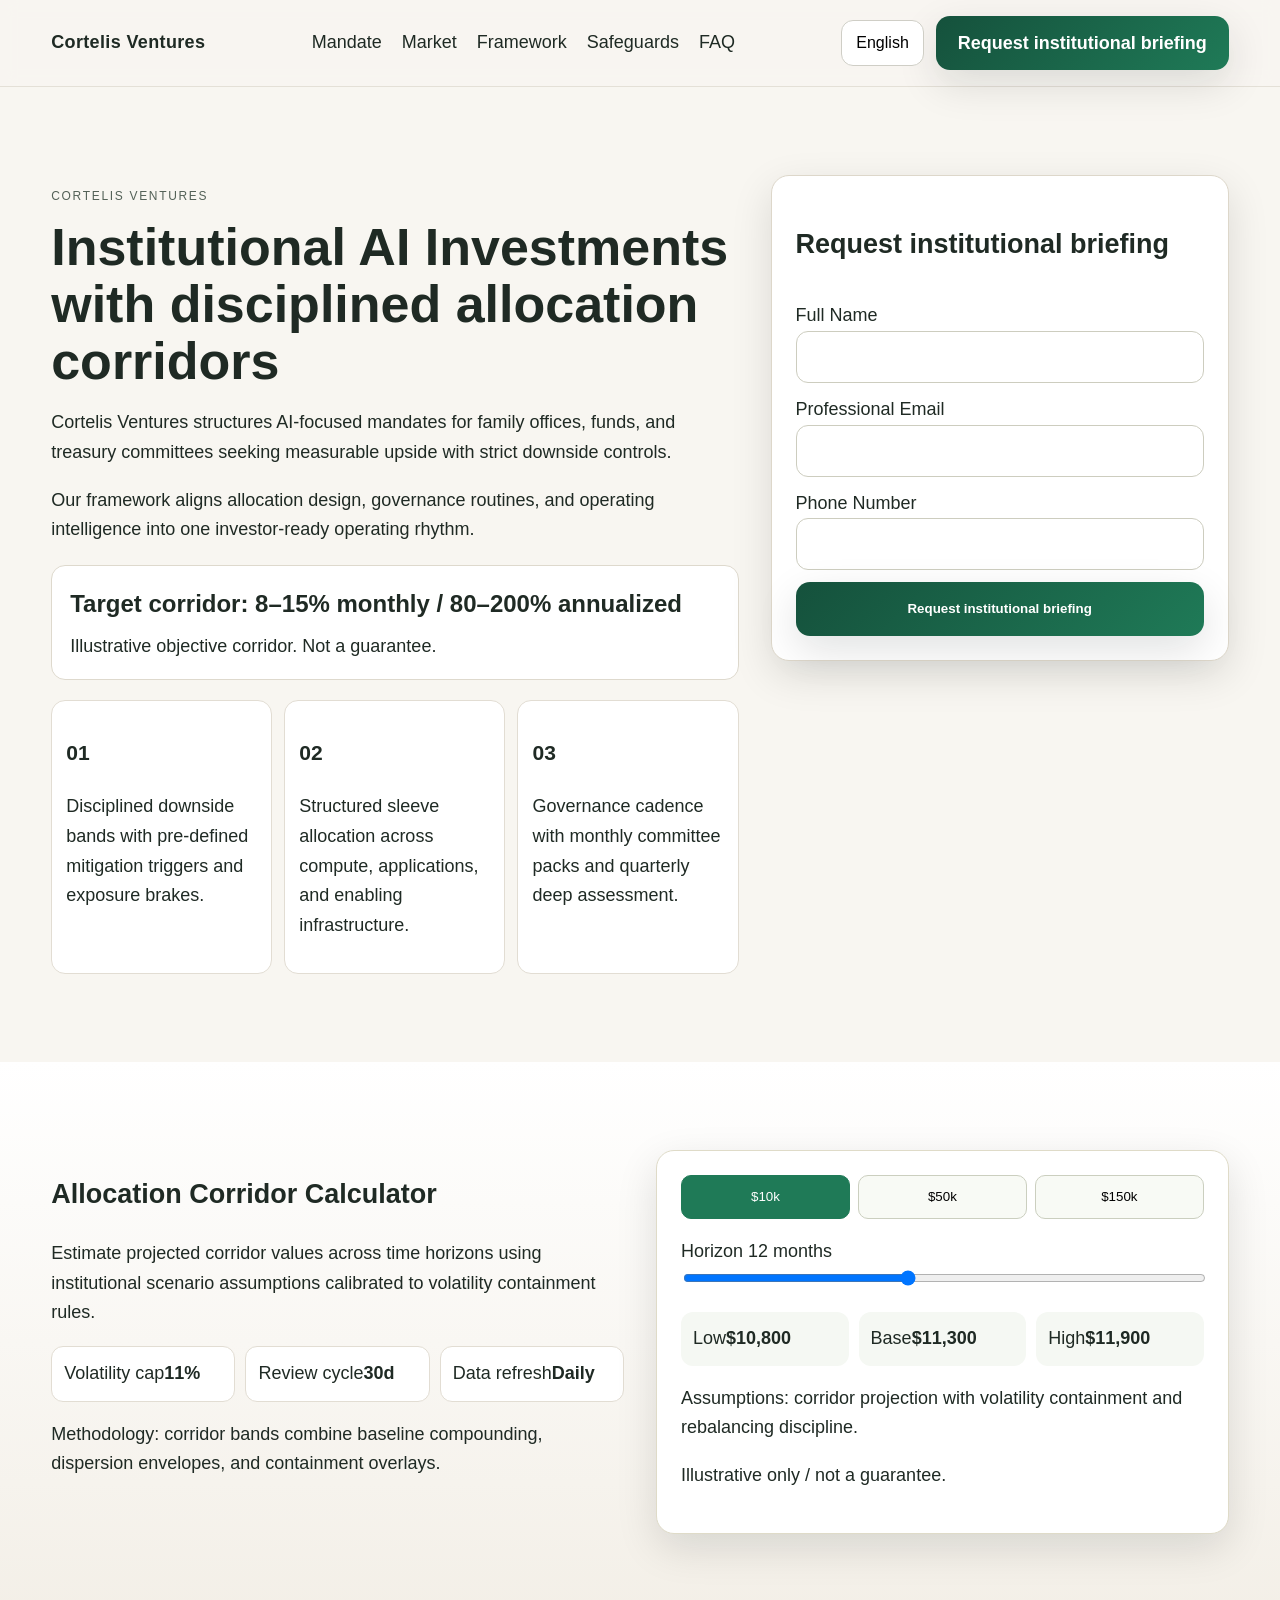
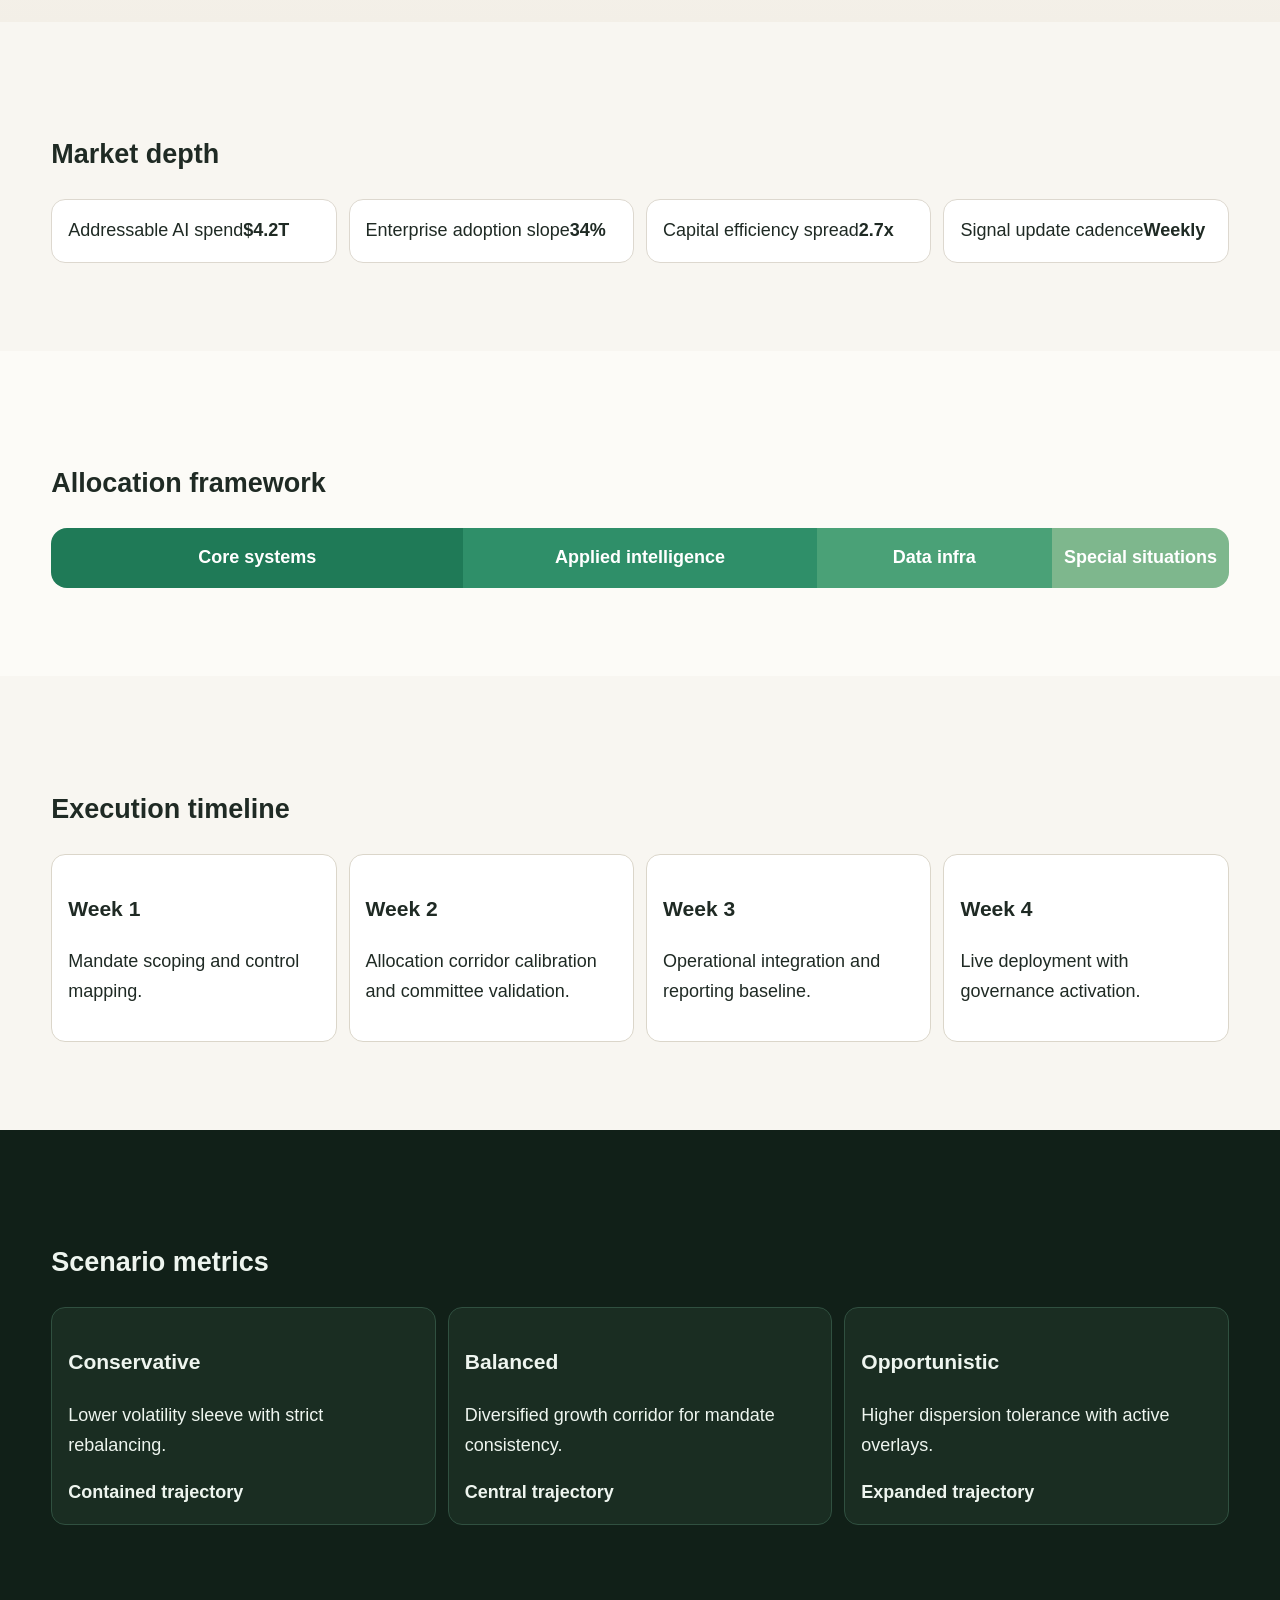
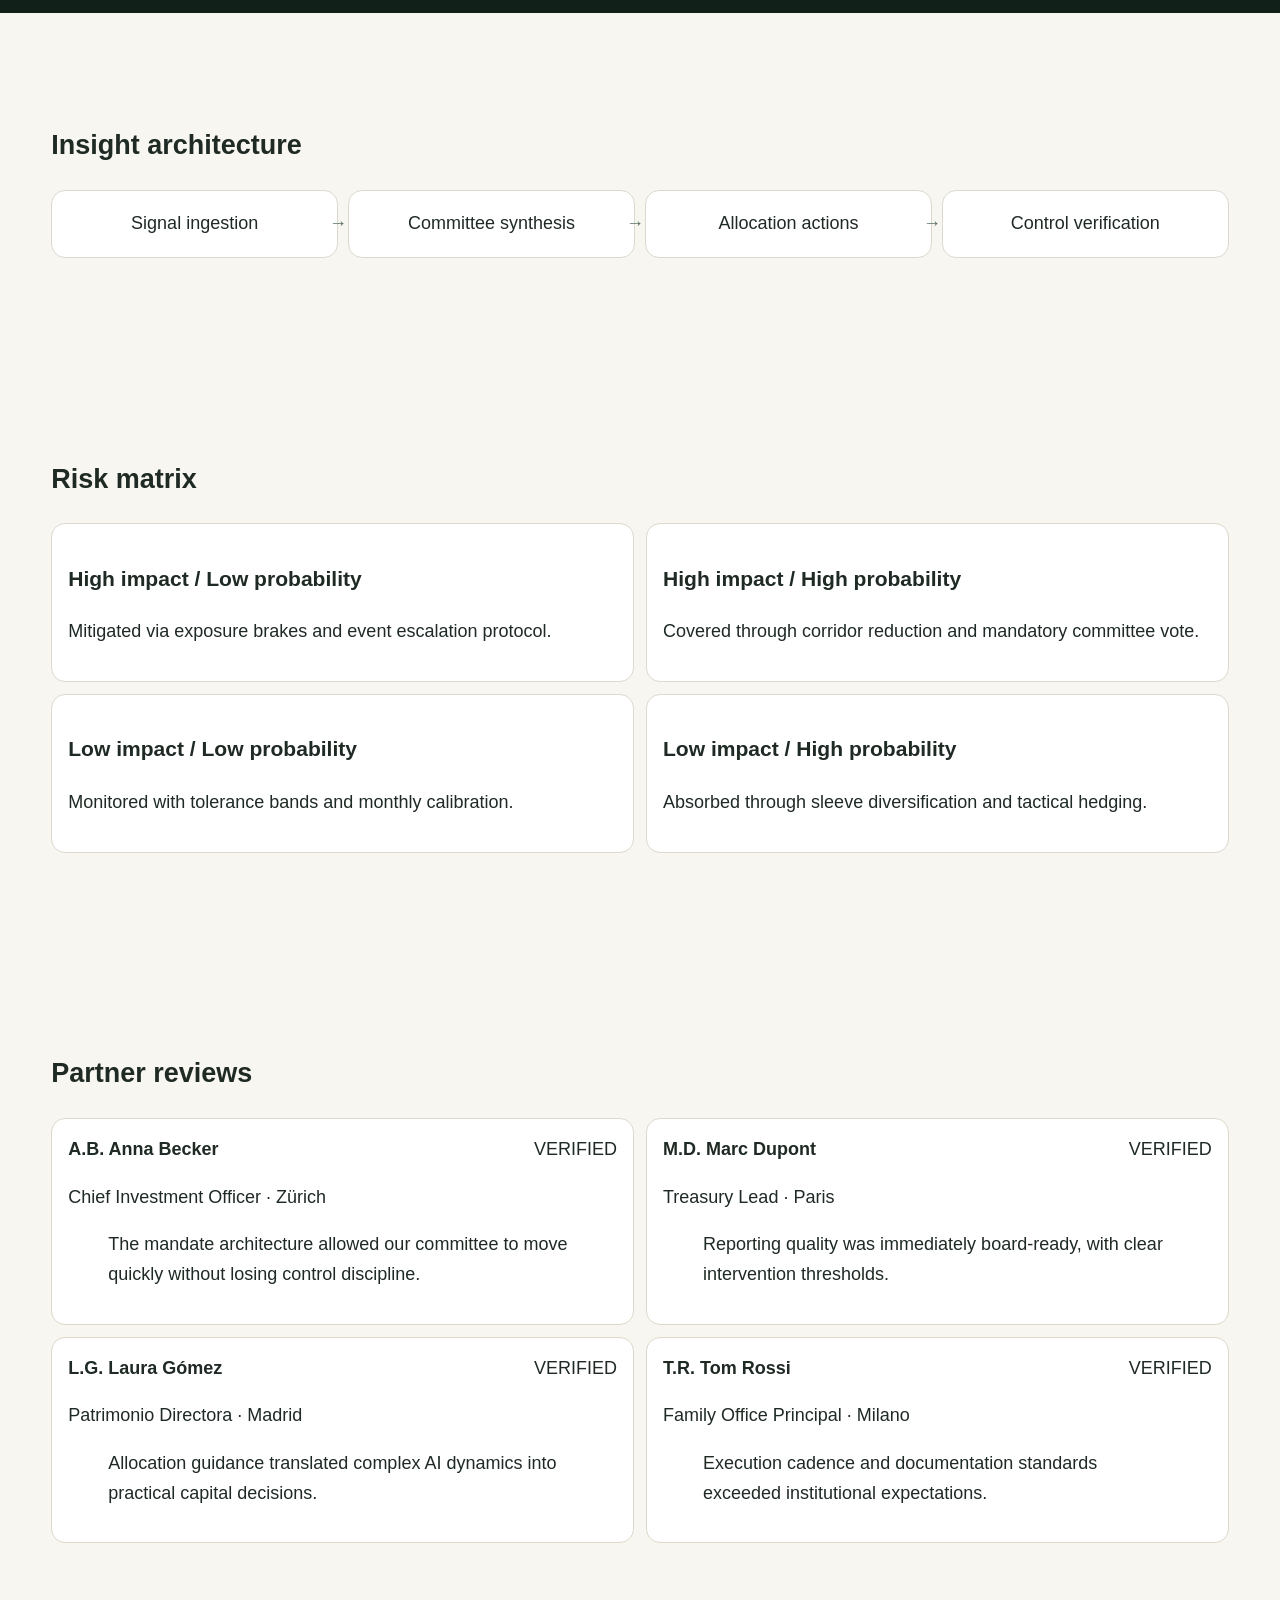
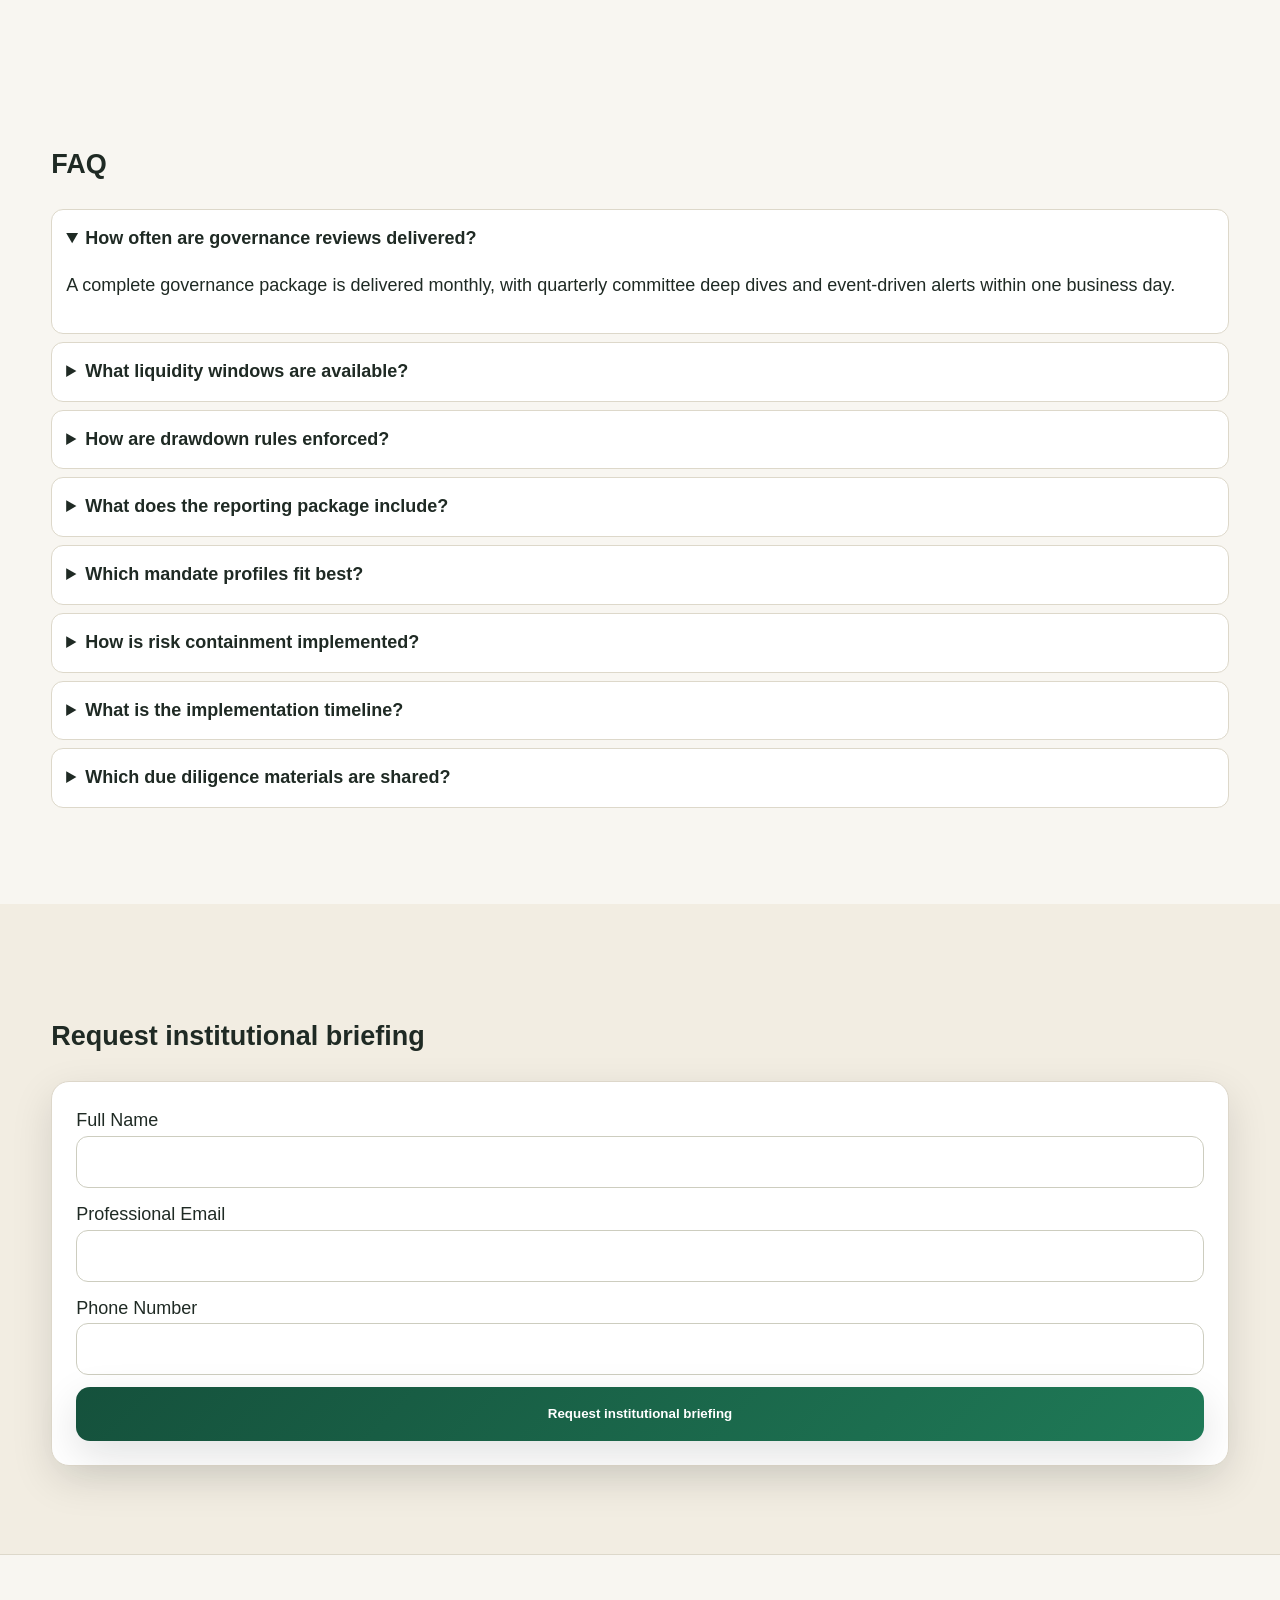
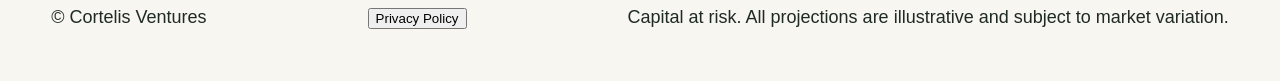
<file: index.html>
<!doctype html>
<html lang="en">
<head>
<meta charset="utf-8"><meta name="viewport" content="width=device-width, initial-scale=1">
<title>Cortelis Ventures | Institutional AI Investment Intelligence</title>
<meta name="description" content="Institutional AI investment platform for disciplined allocation corridors and governance-grade reporting.">
<link rel="canonical" href="https://cortelis.ventures/index.html">
<link rel="alternate" hreflang="en-US" href="https://cortelis.ventures/index.html">
<link rel="alternate" hreflang="de-DE" href="https://cortelis.ventures/de/index.html">
<link rel="alternate" hreflang="fr-FR" href="https://cortelis.ventures/fr/index.html">
<link rel="alternate" hreflang="es-ES" href="https://cortelis.ventures/es/index.html">
<link rel="alternate" hreflang="it-IT" href="https://cortelis.ventures/it/index.html">
<link rel="alternate" hreflang="tr-TR" href="https://cortelis.ventures/tr/index.html">
<link rel="alternate" hreflang="pt-PT" href="https://cortelis.ventures/pt/index.html">
<link rel="alternate" hreflang="ja-JP" href="https://cortelis.ventures/jp/index.html">
<link rel="alternate" hreflang="sk-SK" href="https://cortelis.ventures/sk/index.html">
<link rel="alternate" hreflang="nl-BE" href="https://cortelis.ventures/be/index.html">
<meta property="og:title" content="Cortelis Ventures | Institutional AI Investment Intelligence"><meta property="og:description" content="Institutional AI investment platform for disciplined allocation corridors and governance-grade reporting."><meta property="og:type" content="website"><meta property="og:url" content="https://cortelis.ventures/index.html">
<meta name="twitter:card" content="summary_large_image"><meta name="twitter:title" content="Cortelis Ventures | Institutional AI Investment Intelligence"><meta name="twitter:description" content="Institutional AI investment platform for disciplined allocation corridors and governance-grade reporting.">
<link rel="stylesheet" href="assets/style.css">
</head><body data-lang="en">
<header class="site-header"><div class="brand">Cortelis Ventures</div><nav aria-label="primary"><a href="#mandate">Mandate</a><a href="#market">Market</a><a href="#framework">Framework</a><a href="#safeguards">Safeguards</a><a href="#faq">FAQ</a></nav><div class="header-right"><div class="lang-dropdown"><button class="lang-trigger" aria-expanded="false">English</button><div class="lang-menu"><a href="index.html" class="lang-option"><svg viewBox="0 0 60 40" aria-hidden="true"><rect width="60" height="40" fill="#012169"/><path d="M0 0l60 40M60 0L0 40" stroke="#fff" stroke-width="8"/><path d="M0 0l60 40M60 0L0 40" stroke="#C8102E" stroke-width="4"/><path d="M30 0v40M0 20h60" stroke="#fff" stroke-width="12"/><path d="M30 0v40M0 20h60" stroke="#C8102E" stroke-width="7"/></svg><span>English</span></a>
<a href="de/index.html" class="lang-option"><svg viewBox="0 0 60 40" aria-hidden="true"><rect width="60" height="13.33" fill="#000"/><rect y="13.33" width="60" height="13.33" fill="#DD0000"/><rect y="26.66" width="60" height="13.34" fill="#FFCE00"/></svg><span>Deutsch</span></a>
<a href="fr/index.html" class="lang-option"><svg viewBox="0 0 60 40" aria-hidden="true"><rect width="20" height="40" fill="#0055A4"/><rect x="20" width="20" height="40" fill="#fff"/><rect x="40" width="20" height="40" fill="#EF4135"/></svg><span>Français</span></a>
<a href="es/index.html" class="lang-option"><svg viewBox="0 0 60 40" aria-hidden="true"><rect width="60" height="40" fill="#AA151B"/><rect y="10" width="60" height="20" fill="#F1BF00"/></svg><span>Español</span></a>
<a href="it/index.html" class="lang-option"><svg viewBox="0 0 60 40" aria-hidden="true"><rect width="20" height="40" fill="#009246"/><rect x="20" width="20" height="40" fill="#fff"/><rect x="40" width="20" height="40" fill="#CE2B37"/></svg><span>Italiano</span></a>
<a href="tr/index.html" class="lang-option"><svg viewBox="0 0 60 40" aria-hidden="true"><rect width="60" height="40" fill="#E30A17"/><circle cx="25" cy="20" r="9" fill="#fff"/><circle cx="28" cy="20" r="7" fill="#E30A17"/><polygon points="36,20 42,22.5 39,17.5 39,22.5 42,17.5" fill="#fff"/></svg><span>Türkçe</span></a>
<a href="pt/index.html" class="lang-option"><svg viewBox="0 0 60 40" aria-hidden="true"><rect width="24" height="40" fill="#006600"/><rect x="24" width="36" height="40" fill="#FF0000"/><circle cx="24" cy="20" r="6" fill="#FFCC00"/></svg><span>Português</span></a>
<a href="jp/index.html" class="lang-option"><svg viewBox="0 0 60 40" aria-hidden="true"><rect width="60" height="40" fill="#fff"/><circle cx="30" cy="20" r="10" fill="#BC002D"/></svg><span>日本語</span></a>
<a href="sk/index.html" class="lang-option"><svg viewBox="0 0 60 40" aria-hidden="true"><rect width="60" height="13.33" fill="#fff"/><rect y="13.33" width="60" height="13.33" fill="#0B4EA2"/><rect y="26.66" width="60" height="13.34" fill="#EE1C25"/></svg><span>Slovenčina</span></a>
<a href="be/index.html" class="lang-option"><svg viewBox="0 0 60 40" aria-hidden="true"><rect width="20" height="40" fill="#000"/><rect x="20" width="20" height="40" fill="#FFD90C"/><rect x="40" width="20" height="40" fill="#EF3340"/></svg><span>Nederlands</span></a></div></div><a class="btn-primary" href="#final">Request institutional briefing</a><button class="burger" aria-expanded="false" aria-label="menu"><span></span><span></span><span></span></button></div></header>
<div class="mobile-drawer" aria-hidden="true"><div class="drawer-panel"><button class="drawer-close" aria-label="close">×</button><nav><a href="#mandate">Mandate</a><a href="#market">Market</a><a href="#framework">Framework</a><a href="#safeguards">Safeguards</a><a href="#faq">FAQ</a></nav><div class="drawer-langs"><a href="index.html" class="lang-option"><svg viewBox="0 0 60 40" aria-hidden="true"><rect width="60" height="40" fill="#012169"/><path d="M0 0l60 40M60 0L0 40" stroke="#fff" stroke-width="8"/><path d="M0 0l60 40M60 0L0 40" stroke="#C8102E" stroke-width="4"/><path d="M30 0v40M0 20h60" stroke="#fff" stroke-width="12"/><path d="M30 0v40M0 20h60" stroke="#C8102E" stroke-width="7"/></svg><span>English</span></a>
<a href="de/index.html" class="lang-option"><svg viewBox="0 0 60 40" aria-hidden="true"><rect width="60" height="13.33" fill="#000"/><rect y="13.33" width="60" height="13.33" fill="#DD0000"/><rect y="26.66" width="60" height="13.34" fill="#FFCE00"/></svg><span>Deutsch</span></a>
<a href="fr/index.html" class="lang-option"><svg viewBox="0 0 60 40" aria-hidden="true"><rect width="20" height="40" fill="#0055A4"/><rect x="20" width="20" height="40" fill="#fff"/><rect x="40" width="20" height="40" fill="#EF4135"/></svg><span>Français</span></a>
<a href="es/index.html" class="lang-option"><svg viewBox="0 0 60 40" aria-hidden="true"><rect width="60" height="40" fill="#AA151B"/><rect y="10" width="60" height="20" fill="#F1BF00"/></svg><span>Español</span></a>
<a href="it/index.html" class="lang-option"><svg viewBox="0 0 60 40" aria-hidden="true"><rect width="20" height="40" fill="#009246"/><rect x="20" width="20" height="40" fill="#fff"/><rect x="40" width="20" height="40" fill="#CE2B37"/></svg><span>Italiano</span></a>
<a href="tr/index.html" class="lang-option"><svg viewBox="0 0 60 40" aria-hidden="true"><rect width="60" height="40" fill="#E30A17"/><circle cx="25" cy="20" r="9" fill="#fff"/><circle cx="28" cy="20" r="7" fill="#E30A17"/><polygon points="36,20 42,22.5 39,17.5 39,22.5 42,17.5" fill="#fff"/></svg><span>Türkçe</span></a>
<a href="pt/index.html" class="lang-option"><svg viewBox="0 0 60 40" aria-hidden="true"><rect width="24" height="40" fill="#006600"/><rect x="24" width="36" height="40" fill="#FF0000"/><circle cx="24" cy="20" r="6" fill="#FFCC00"/></svg><span>Português</span></a>
<a href="jp/index.html" class="lang-option"><svg viewBox="0 0 60 40" aria-hidden="true"><rect width="60" height="40" fill="#fff"/><circle cx="30" cy="20" r="10" fill="#BC002D"/></svg><span>日本語</span></a>
<a href="sk/index.html" class="lang-option"><svg viewBox="0 0 60 40" aria-hidden="true"><rect width="60" height="13.33" fill="#fff"/><rect y="13.33" width="60" height="13.33" fill="#0B4EA2"/><rect y="26.66" width="60" height="13.34" fill="#EE1C25"/></svg><span>Slovenčina</span></a>
<a href="be/index.html" class="lang-option"><svg viewBox="0 0 60 40" aria-hidden="true"><rect width="20" height="40" fill="#000"/><rect x="20" width="20" height="40" fill="#FFD90C"/><rect x="40" width="20" height="40" fill="#EF3340"/></svg><span>Nederlands</span></a></div><a class="btn-primary" href="#final">Request institutional briefing</a></div></div>
<main>

<section class="hero section" id="top">
<div class="container hero-grid">
<div>
<p class="eyebrow">Cortelis Ventures</p>
<h1>Institutional AI Investments with disciplined allocation corridors</h1>
<p>Cortelis Ventures structures AI-focused mandates for family offices, funds, and treasury committees seeking measurable upside with strict downside controls.</p>
<p>Our framework aligns allocation design, governance routines, and operating intelligence into one investor-ready operating rhythm.</p>
<div class="return-module"><strong>Target corridor: 8–15% monthly / 80–200% annualized</strong><span>Illustrative objective corridor. Not a guarantee.</span></div>
<div class="hero-cards">
<article><h3>01</h3><p>Disciplined downside bands with pre-defined mitigation triggers and exposure brakes.</p></article>
<article><h3>02</h3><p>Structured sleeve allocation across compute, applications, and enabling infrastructure.</p></article>
<article><h3>03</h3><p>Governance cadence with monthly committee packs and quarterly deep assessment.</p></article>
</div></div>
<div><form class="lead-form" aria-label="lead form"><h2>Request institutional briefing</h2><label>Full Name<input required type="text" name="name"/></label><label>Professional Email<input required type="email" name="email"/></label><label>Phone Number<input required type="tel" name="phone"/></label><button class="btn-primary" type="submit">Request institutional briefing</button></form></div>
</div></section>
<section class="section calc-wrap" id="calc"><div class="container calc-grid"><div><h2>Allocation Corridor Calculator</h2><p>Estimate projected corridor values across time horizons using institutional scenario assumptions calibrated to volatility containment rules.</p><div class="mini-kpis"><div><span>Volatility cap</span><strong>11%</strong></div><div><span>Review cycle</span><strong>30d</strong></div><div><span>Data refresh</span><strong>Daily</strong></div></div><p class="method">Methodology: corridor bands combine baseline compounding, dispersion envelopes, and containment overlays.</p></div><div class="calc-card"><div class="segmented" role="tablist"><button data-amount="10000" class="is-active">$10k</button><button data-amount="50000">$50k</button><button data-amount="150000">$150k</button></div><label class="slider-label">Horizon <span data-months>12</span> months<input type="range" min="3" max="24" value="12" data-slider/></label><div class="outputs"><div><span>Low</span><strong data-low></strong></div><div><span>Base</span><strong data-base></strong></div><div><span>High</span><strong data-high></strong></div></div><p class="assumption">Assumptions: corridor projection with volatility containment and rebalancing discipline.</p><p class="calc-disclaimer">Illustrative only / not a guarantee.</p></div></div></div></section>
<section class="section"><div class="container"><h2>Market depth</h2><div class="kpi-panel"><div><span>Addressable AI spend</span><strong>$4.2T</strong></div><div><span>Enterprise adoption slope</span><strong>34%</strong></div><div><span>Capital efficiency spread</span><strong>2.7x</strong></div><div><span>Signal update cadence</span><strong>Weekly</strong></div></div></div></section>
<section class="section light"><div class="container"><h2>Allocation framework</h2><div class="stacked-bar"><div style="--w:35%">Core systems</div><div style="--w:30%">Applied intelligence</div><div style="--w:20%">Data infra</div><div style="--w:15%">Special situations</div></div></div></section>
<section class="section"><div class="container"><h2>Execution timeline</h2><div class="timeline"><article><h3>Week 1</h3><p>Mandate scoping and control mapping.</p></article><article><h3>Week 2</h3><p>Allocation corridor calibration and committee validation.</p></article><article><h3>Week 3</h3><p>Operational integration and reporting baseline.</p></article><article><h3>Week 4</h3><p>Live deployment with governance activation.</p></article></div></div></section>
<section class="section dark"><div class="container"><h2>Scenario metrics</h2><div class="scenario-columns"><article><h3>Conservative</h3><p>Lower volatility sleeve with strict rebalancing.</p><strong>Contained trajectory</strong></article><article><h3>Balanced</h3><p>Diversified growth corridor for mandate consistency.</p><strong>Central trajectory</strong></article><article><h3>Opportunistic</h3><p>Higher dispersion tolerance with active overlays.</p><strong>Expanded trajectory</strong></article></div></div></section>
<section class="section"><div class="container"><h2>Insight architecture</h2><div class="flow-diagram"><div>Signal ingestion</div><div>Committee synthesis</div><div>Allocation actions</div><div>Control verification</div></div></div></section>
<section class="section"><div class="container"><h2>Risk matrix</h2><div class="risk-matrix"><div><h3>High impact / Low probability</h3><p>Mitigated via exposure brakes and event escalation protocol.</p></div><div><h3>High impact / High probability</h3><p>Covered through corridor reduction and mandatory committee vote.</p></div><div><h3>Low impact / Low probability</h3><p>Monitored with tolerance bands and monthly calibration.</p></div><div><h3>Low impact / High probability</h3><p>Absorbed through sleeve diversification and tactical hedging.</p></div></div></div></section>
<section class="section"><div class="container"><h2>Partner reviews</h2><div class="reviews"><article><div class="rev-head"><strong>A.B. Anna Becker</strong><span>VERIFIED</span></div><p class="rev-role">Chief Investment Officer · Zürich</p><blockquote>The mandate architecture allowed our committee to move quickly without losing control discipline.</blockquote></article><article><div class="rev-head"><strong>M.D. Marc Dupont</strong><span>VERIFIED</span></div><p class="rev-role">Treasury Lead · Paris</p><blockquote>Reporting quality was immediately board-ready, with clear intervention thresholds.</blockquote></article><article><div class="rev-head"><strong>L.G. Laura Gómez</strong><span>VERIFIED</span></div><p class="rev-role">Patrimonio Directora · Madrid</p><blockquote>Allocation guidance translated complex AI dynamics into practical capital decisions.</blockquote></article><article><div class="rev-head"><strong>T.R. Tom Rossi</strong><span>VERIFIED</span></div><p class="rev-role">Family Office Principal · Milano</p><blockquote>Execution cadence and documentation standards exceeded institutional expectations.</blockquote></article></div></div></section>
<section class="section"><div class="container"><h2>FAQ</h2><div class="faq"><details open><summary>How often are governance reviews delivered?</summary><p>A complete governance package is delivered monthly, with quarterly committee deep dives and event-driven alerts within one business day.</p></details><details ><summary>What liquidity windows are available?</summary><p>Standard windows are monthly with advance notice; tailored windows can be engineered at mandate inception to match treasury calendars.</p></details><details ><summary>How are drawdown rules enforced?</summary><p>Hard exposure brakes and variance caps are codified pre-trade; breach protocols trigger immediate de-risking and committee notification.</p></details><details ><summary>What does the reporting package include?</summary><p>You receive attribution layers, allocation drift analysis, scenario notes, and control logs formatted for investment committees and auditors.</p></details><details ><summary>Which mandate profiles fit best?</summary><p>The framework suits institutions seeking measured upside from AI value chains while keeping policy-level risk limits intact.</p></details><details ><summary>How is risk containment implemented?</summary><p>Containment blends corridor sizing, sleeve diversification, and active stress monitoring with documented intervention thresholds.</p></details><details ><summary>What is the implementation timeline?</summary><p>Mandate setup typically takes two to four weeks, including due diligence, control mapping, and reporting alignment.</p></details><details ><summary>Which due diligence materials are shared?</summary><p>Data room access includes governance manuals, methodology notes, operating playbooks, and anonymized historical committee packs.</p></details></div></div></section>
<section class="section final-cta"><div class="container"><h2>Request institutional briefing</h2><form class="lead-form" aria-label="final form"><label>Full Name<input required type="text" name="name"/></label><label>Professional Email<input required type="email" name="email"/></label><label>Phone Number<input required type="tel" name="phone"/></label><button class="btn-primary" type="submit">Request institutional briefing</button></form></div></section>

</main>
<footer class="site-footer" id="final"><p>© Cortelis Ventures</p><button class="privacy-open">Privacy Policy</button><p class="disc">Capital at risk. All projections are illustrative and subject to market variation.</p></footer>
<div class="privacy-modal" aria-hidden="true" role="dialog" aria-modal="true"><div class="privacy-card"><button class="privacy-x" aria-label="close">×</button><h2>Privacy Policy</h2><h3>Data collection</h3><p>We process submitted contact details to answer institutional briefing requests and maintain governance-grade communication logs.</p><h3>Legal basis</h3><p>Processing relies on legitimate interest and pre-contractual exchange with authorized representatives.</p><h3>Retention</h3><p>Records are stored under strict access controls and reviewed periodically for minimization.</p><h3>Data rights</h3><p>Authorized contacts may request access, rectification, limitation, portability, or deletion through compliance channels.</p><button class="privacy-close">Close</button></div></div>
<script type="application/ld+json">{"@context": "https://schema.org", "@type": "Organization", "name": "Cortelis Ventures", "url": "https://cortelis.ventures", "sameAs": []}</script>
<script type="application/ld+json">{"@context": "https://schema.org", "@type": "WebSite", "name": "Cortelis Ventures", "url": "https://cortelis.ventures"}</script>
<script type="application/ld+json">{"@context": "https://schema.org", "@type": "FAQPage", "mainEntity": [{"@type": "Question", "name": "How often are governance reviews delivered?", "acceptedAnswer": {"@type": "Answer", "text": "A complete governance package is delivered monthly, with quarterly committee deep dives and event-driven alerts within one business day."}}, {"@type": "Question", "name": "What liquidity windows are available?", "acceptedAnswer": {"@type": "Answer", "text": "Standard windows are monthly with advance notice; tailored windows can be engineered at mandate inception to match treasury calendars."}}, {"@type": "Question", "name": "How are drawdown rules enforced?", "acceptedAnswer": {"@type": "Answer", "text": "Hard exposure brakes and variance caps are codified pre-trade; breach protocols trigger immediate de-risking and committee notification."}}, {"@type": "Question", "name": "What does the reporting package include?", "acceptedAnswer": {"@type": "Answer", "text": "You receive attribution layers, allocation drift analysis, scenario notes, and control logs formatted for investment committees and auditors."}}, {"@type": "Question", "name": "Which mandate profiles fit best?", "acceptedAnswer": {"@type": "Answer", "text": "The framework suits institutions seeking measured upside from AI value chains while keeping policy-level risk limits intact."}}, {"@type": "Question", "name": "How is risk containment implemented?", "acceptedAnswer": {"@type": "Answer", "text": "Containment blends corridor sizing, sleeve diversification, and active stress monitoring with documented intervention thresholds."}}, {"@type": "Question", "name": "What is the implementation timeline?", "acceptedAnswer": {"@type": "Answer", "text": "Mandate setup typically takes two to four weeks, including due diligence, control mapping, and reporting alignment."}}, {"@type": "Question", "name": "Which due diligence materials are shared?", "acceptedAnswer": {"@type": "Answer", "text": "Data room access includes governance manuals, methodology notes, operating playbooks, and anonymized historical committee packs."}}]}</script>
<script type="application/ld+json">{"@context": "https://schema.org", "@type": "Review", "itemReviewed": {"@type": "Organization", "name": "Cortelis Ventures"}, "reviewRating": {"@type": "Rating", "ratingValue": "5"}, "author": {"@type": "Person", "name": "Advisory Partner"}}</script>
<script defer src="assets/app.js"></script></body></html>
</file>
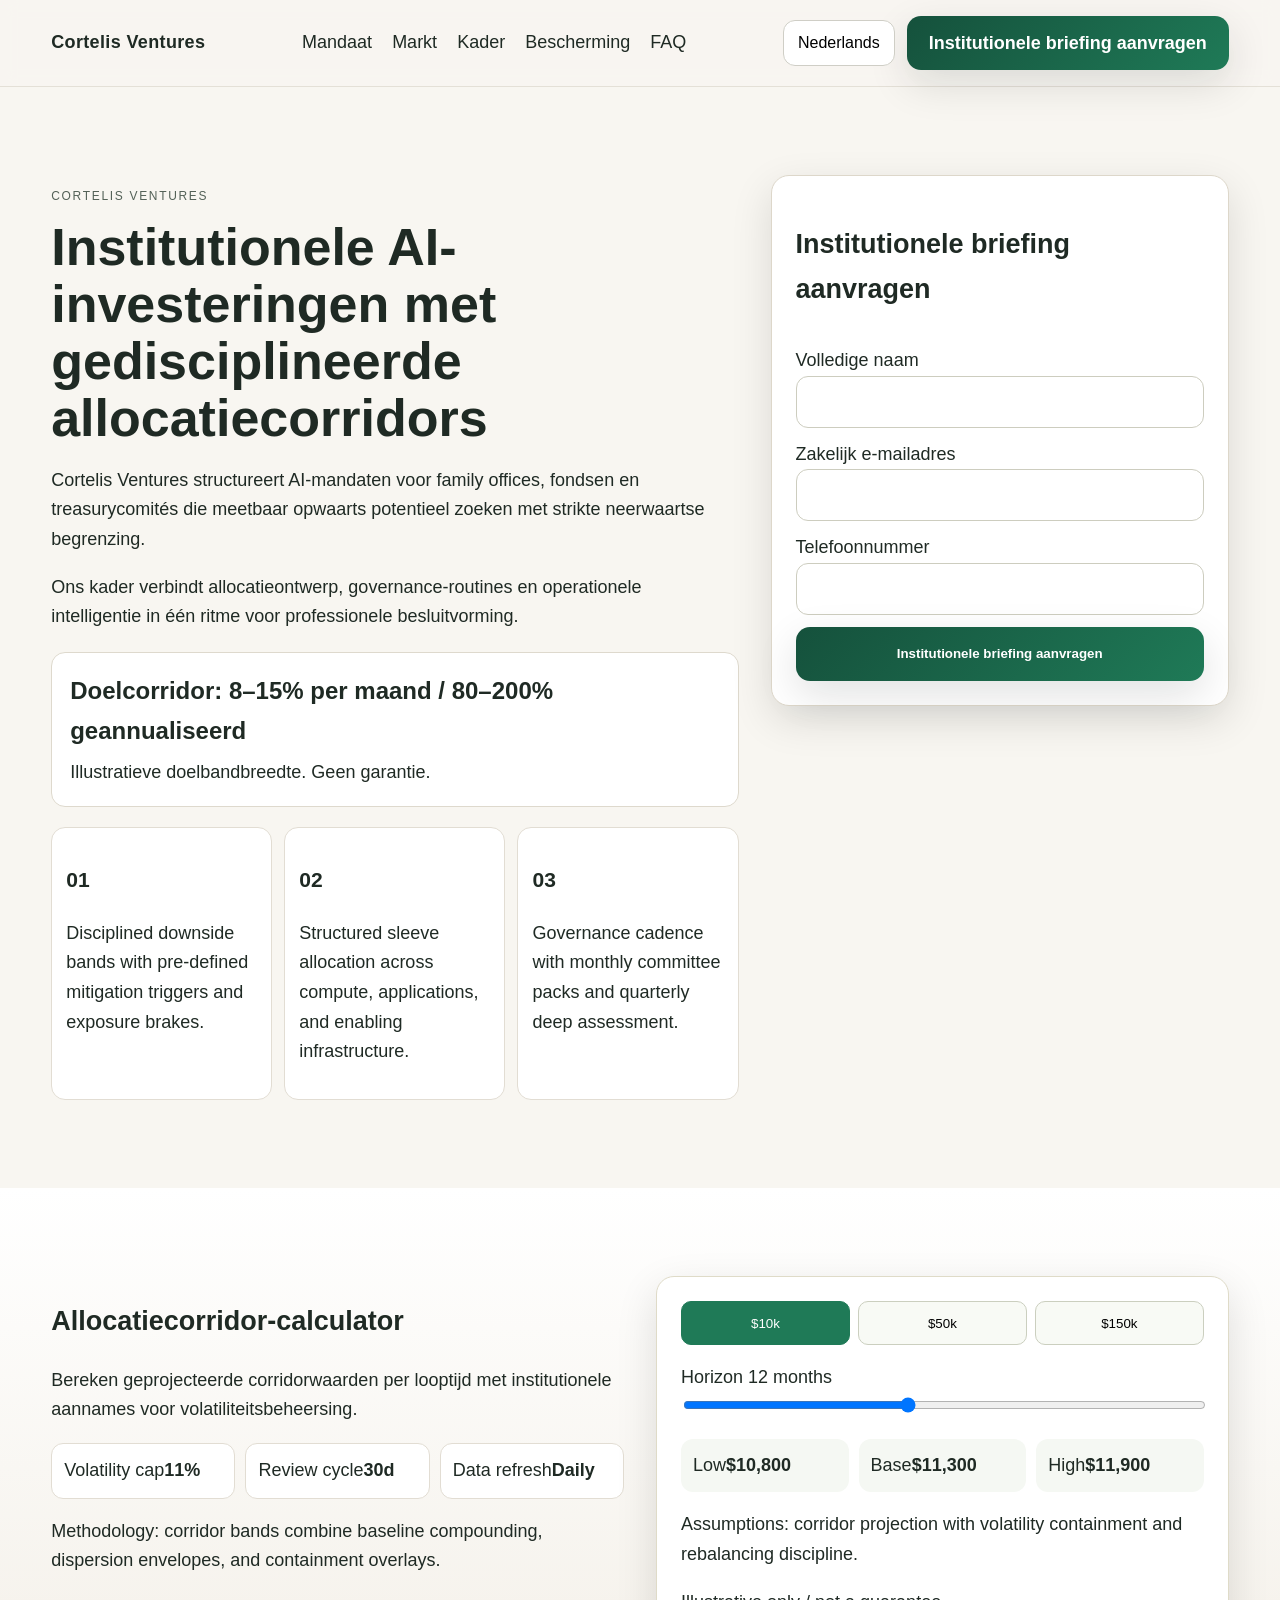
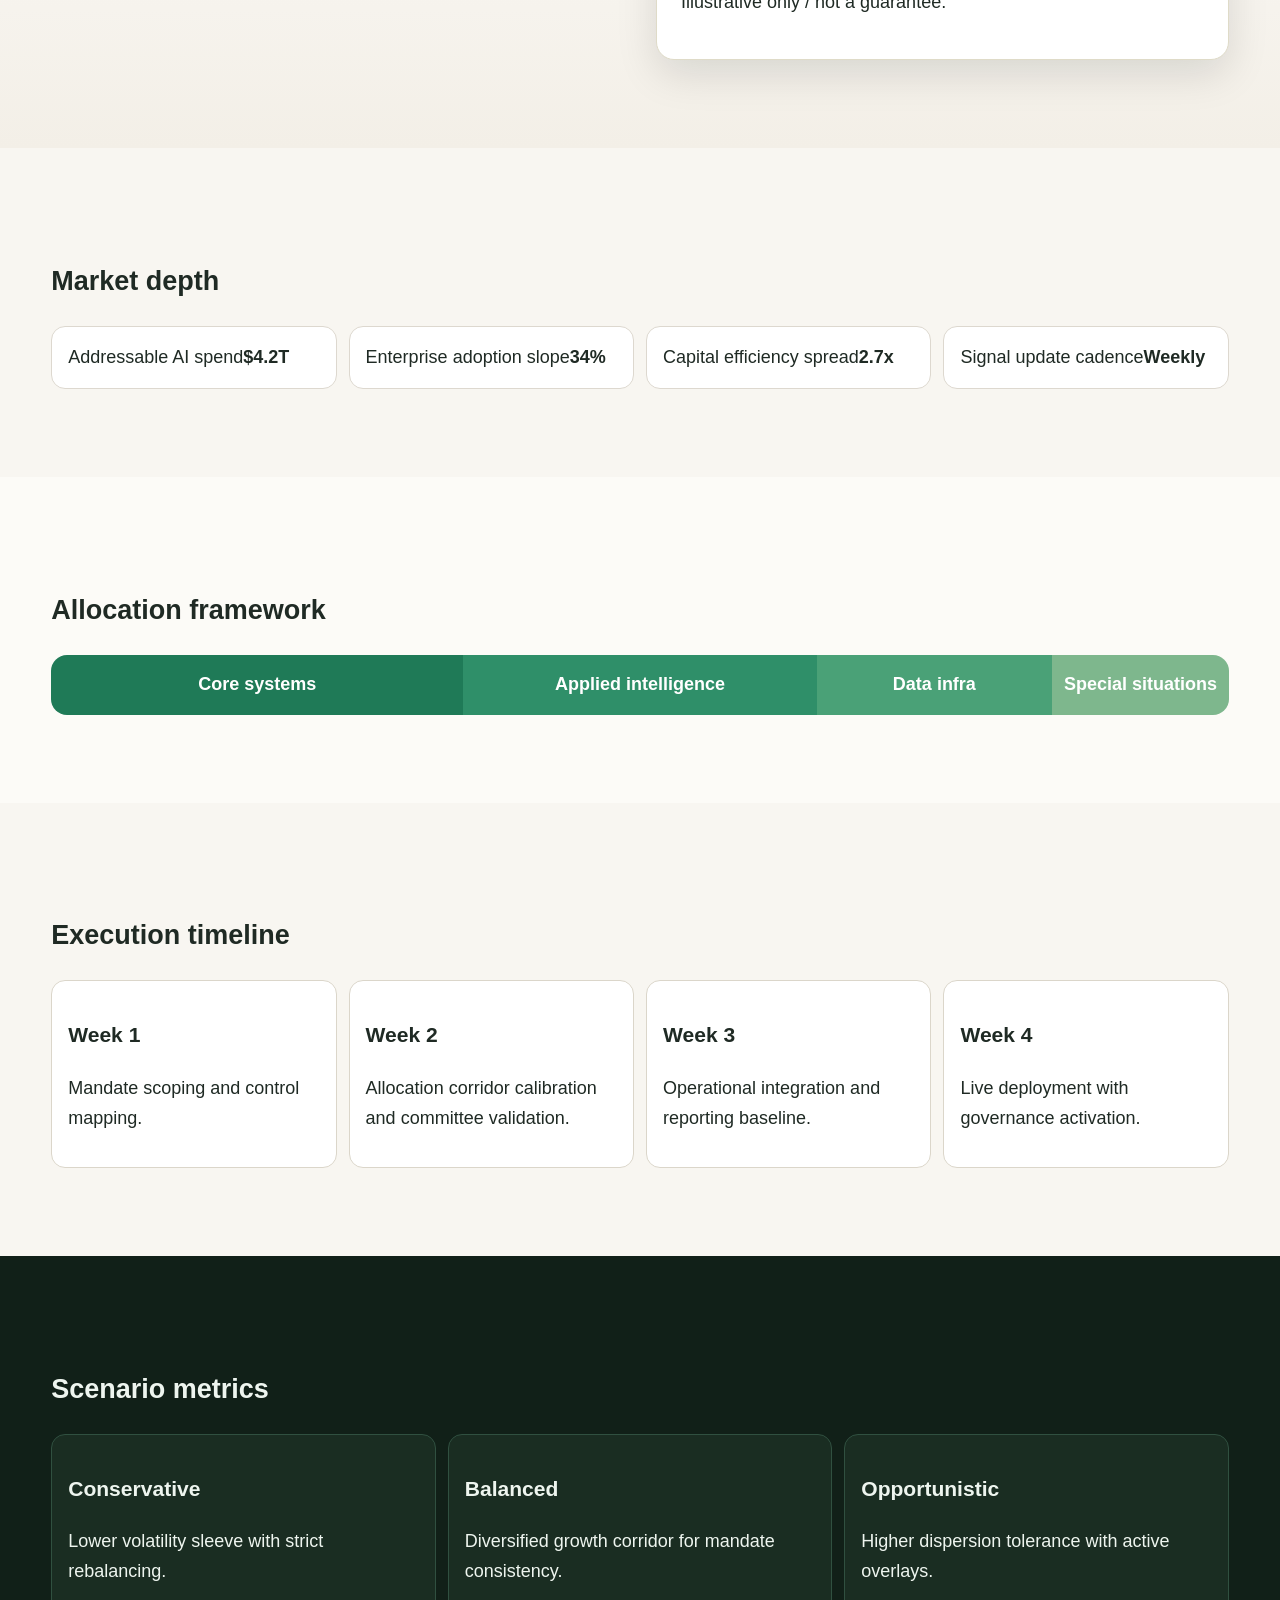
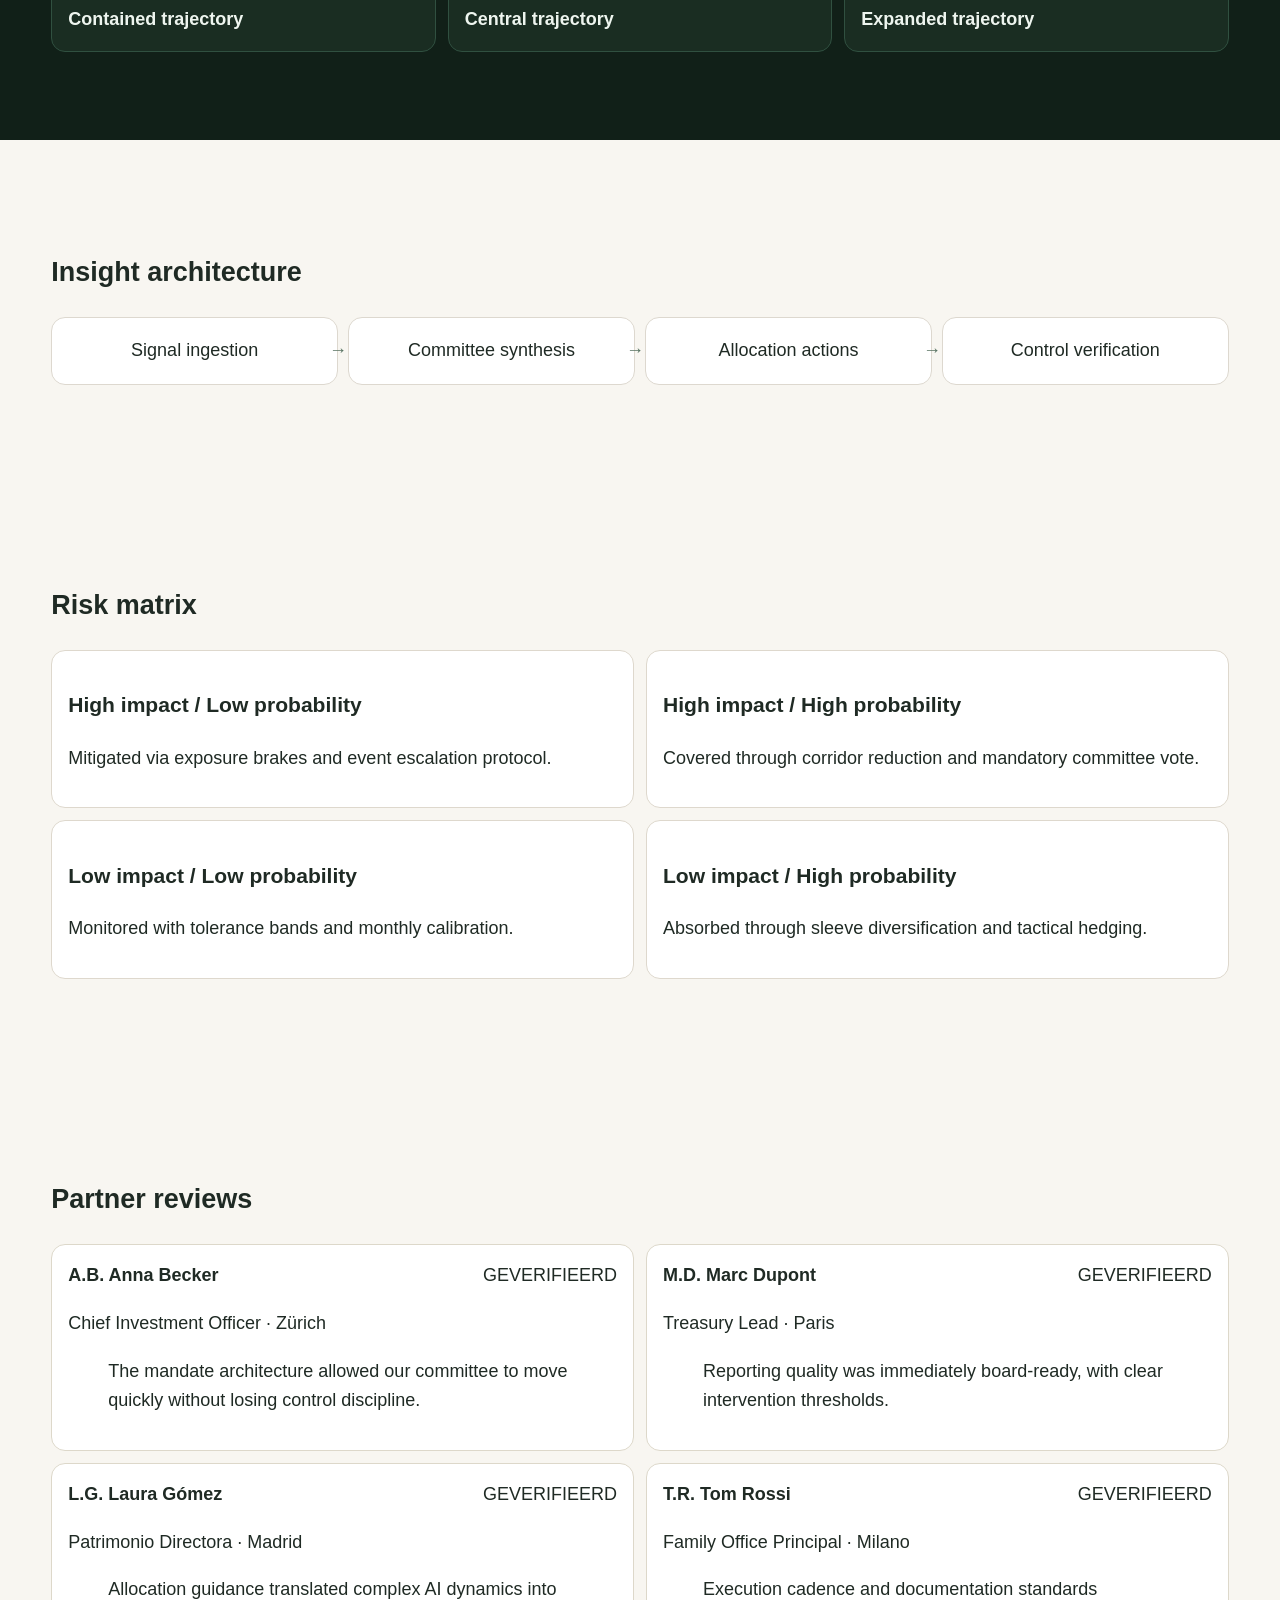
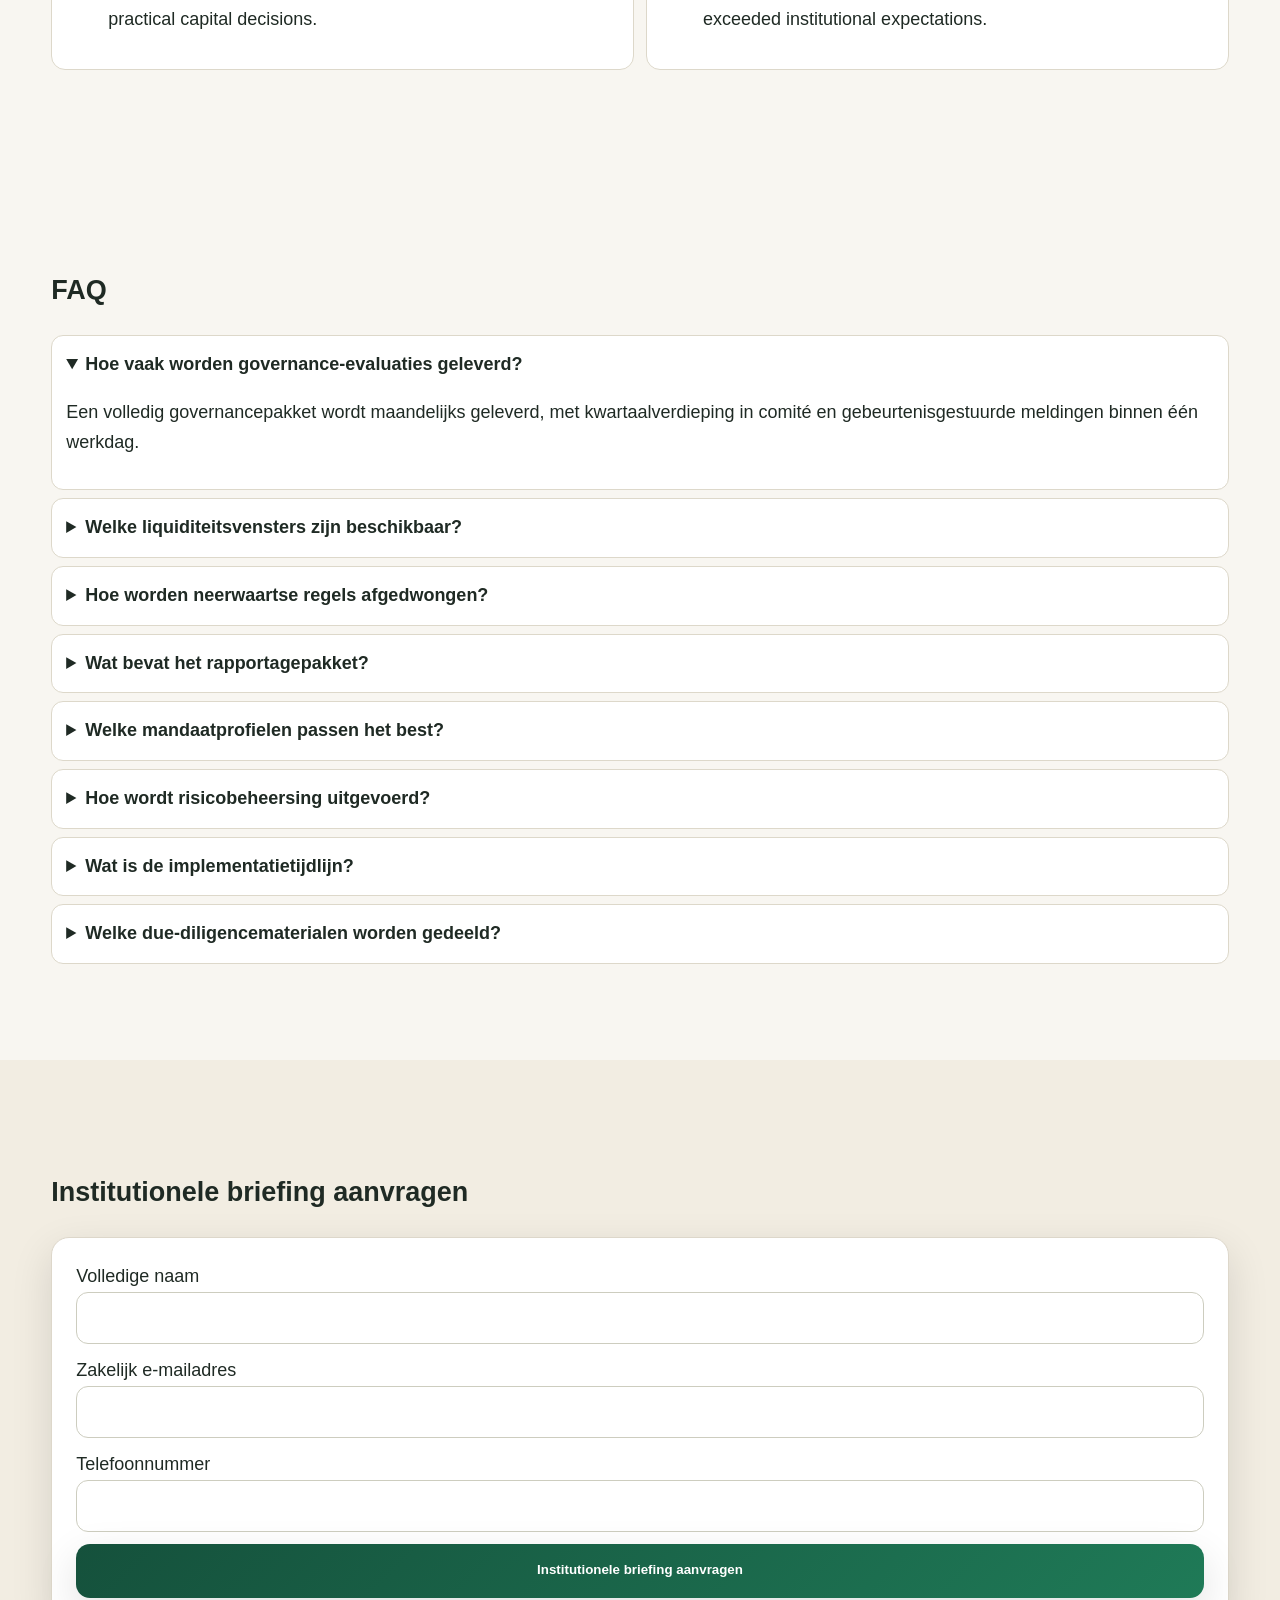
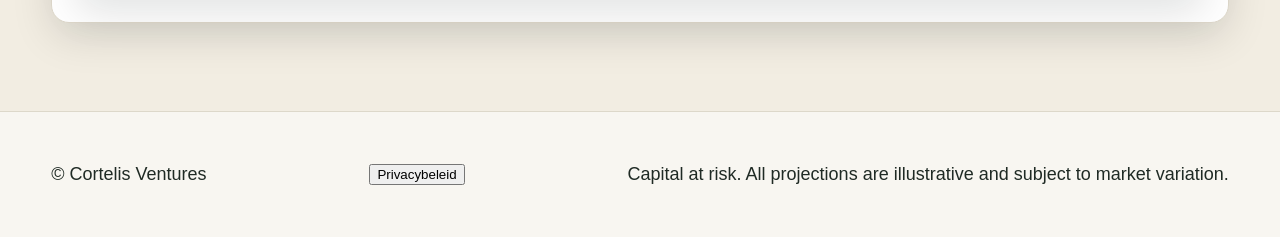
<file: be/index.html>
<!doctype html>
<html lang="nl">
<head>
<meta charset="utf-8"><meta name="viewport" content="width=device-width, initial-scale=1">
<title>Cortelis Ventures | Institutionele AI-investeringen</title>
<meta name="description" content="Institutioneel AI-investeringsplatform met gedisciplineerde allocatiecorridors en governance-rapportage.">
<link rel="canonical" href="https://cortelis.ventures/be/index.html">
<link rel="alternate" hreflang="en-US" href="https://cortelis.ventures/index.html">
<link rel="alternate" hreflang="de-DE" href="https://cortelis.ventures/de/index.html">
<link rel="alternate" hreflang="fr-FR" href="https://cortelis.ventures/fr/index.html">
<link rel="alternate" hreflang="es-ES" href="https://cortelis.ventures/es/index.html">
<link rel="alternate" hreflang="it-IT" href="https://cortelis.ventures/it/index.html">
<link rel="alternate" hreflang="tr-TR" href="https://cortelis.ventures/tr/index.html">
<link rel="alternate" hreflang="pt-PT" href="https://cortelis.ventures/pt/index.html">
<link rel="alternate" hreflang="ja-JP" href="https://cortelis.ventures/jp/index.html">
<link rel="alternate" hreflang="sk-SK" href="https://cortelis.ventures/sk/index.html">
<link rel="alternate" hreflang="nl-BE" href="https://cortelis.ventures/be/index.html">
<meta property="og:title" content="Cortelis Ventures | Institutionele AI-investeringen"><meta property="og:description" content="Institutioneel AI-investeringsplatform met gedisciplineerde allocatiecorridors en governance-rapportage."><meta property="og:type" content="website"><meta property="og:url" content="https://cortelis.ventures/be/index.html">
<meta name="twitter:card" content="summary_large_image"><meta name="twitter:title" content="Cortelis Ventures | Institutionele AI-investeringen"><meta name="twitter:description" content="Institutioneel AI-investeringsplatform met gedisciplineerde allocatiecorridors en governance-rapportage.">
<link rel="stylesheet" href="../assets/style.css">
</head><body data-lang="be">
<header class="site-header"><div class="brand">Cortelis Ventures</div><nav aria-label="primary"><a href="#mandaat">Mandaat</a><a href="#markt">Markt</a><a href="#kader">Kader</a><a href="#bescherming">Bescherming</a><a href="#faq">FAQ</a></nav><div class="header-right"><div class="lang-dropdown"><button class="lang-trigger" aria-expanded="false">Nederlands</button><div class="lang-menu"><a href="../index.html" class="lang-option"><svg viewBox="0 0 60 40" aria-hidden="true"><rect width="60" height="40" fill="#012169"/><path d="M0 0l60 40M60 0L0 40" stroke="#fff" stroke-width="8"/><path d="M0 0l60 40M60 0L0 40" stroke="#C8102E" stroke-width="4"/><path d="M30 0v40M0 20h60" stroke="#fff" stroke-width="12"/><path d="M30 0v40M0 20h60" stroke="#C8102E" stroke-width="7"/></svg><span>English</span></a>
<a href="../de/index.html" class="lang-option"><svg viewBox="0 0 60 40" aria-hidden="true"><rect width="60" height="13.33" fill="#000"/><rect y="13.33" width="60" height="13.33" fill="#DD0000"/><rect y="26.66" width="60" height="13.34" fill="#FFCE00"/></svg><span>Deutsch</span></a>
<a href="../fr/index.html" class="lang-option"><svg viewBox="0 0 60 40" aria-hidden="true"><rect width="20" height="40" fill="#0055A4"/><rect x="20" width="20" height="40" fill="#fff"/><rect x="40" width="20" height="40" fill="#EF4135"/></svg><span>Français</span></a>
<a href="../es/index.html" class="lang-option"><svg viewBox="0 0 60 40" aria-hidden="true"><rect width="60" height="40" fill="#AA151B"/><rect y="10" width="60" height="20" fill="#F1BF00"/></svg><span>Español</span></a>
<a href="../it/index.html" class="lang-option"><svg viewBox="0 0 60 40" aria-hidden="true"><rect width="20" height="40" fill="#009246"/><rect x="20" width="20" height="40" fill="#fff"/><rect x="40" width="20" height="40" fill="#CE2B37"/></svg><span>Italiano</span></a>
<a href="../tr/index.html" class="lang-option"><svg viewBox="0 0 60 40" aria-hidden="true"><rect width="60" height="40" fill="#E30A17"/><circle cx="25" cy="20" r="9" fill="#fff"/><circle cx="28" cy="20" r="7" fill="#E30A17"/><polygon points="36,20 42,22.5 39,17.5 39,22.5 42,17.5" fill="#fff"/></svg><span>Türkçe</span></a>
<a href="../pt/index.html" class="lang-option"><svg viewBox="0 0 60 40" aria-hidden="true"><rect width="24" height="40" fill="#006600"/><rect x="24" width="36" height="40" fill="#FF0000"/><circle cx="24" cy="20" r="6" fill="#FFCC00"/></svg><span>Português</span></a>
<a href="../jp/index.html" class="lang-option"><svg viewBox="0 0 60 40" aria-hidden="true"><rect width="60" height="40" fill="#fff"/><circle cx="30" cy="20" r="10" fill="#BC002D"/></svg><span>日本語</span></a>
<a href="../sk/index.html" class="lang-option"><svg viewBox="0 0 60 40" aria-hidden="true"><rect width="60" height="13.33" fill="#fff"/><rect y="13.33" width="60" height="13.33" fill="#0B4EA2"/><rect y="26.66" width="60" height="13.34" fill="#EE1C25"/></svg><span>Slovenčina</span></a>
<a href="../be/index.html" class="lang-option"><svg viewBox="0 0 60 40" aria-hidden="true"><rect width="20" height="40" fill="#000"/><rect x="20" width="20" height="40" fill="#FFD90C"/><rect x="40" width="20" height="40" fill="#EF3340"/></svg><span>Nederlands</span></a></div></div><a class="btn-primary" href="#final">Institutionele briefing aanvragen</a><button class="burger" aria-expanded="false" aria-label="menu"><span></span><span></span><span></span></button></div></header>
<div class="mobile-drawer" aria-hidden="true"><div class="drawer-panel"><button class="drawer-close" aria-label="close">×</button><nav><a href="#mandaat">Mandaat</a><a href="#markt">Markt</a><a href="#kader">Kader</a><a href="#bescherming">Bescherming</a><a href="#faq">FAQ</a></nav><div class="drawer-langs"><a href="../index.html" class="lang-option"><svg viewBox="0 0 60 40" aria-hidden="true"><rect width="60" height="40" fill="#012169"/><path d="M0 0l60 40M60 0L0 40" stroke="#fff" stroke-width="8"/><path d="M0 0l60 40M60 0L0 40" stroke="#C8102E" stroke-width="4"/><path d="M30 0v40M0 20h60" stroke="#fff" stroke-width="12"/><path d="M30 0v40M0 20h60" stroke="#C8102E" stroke-width="7"/></svg><span>English</span></a>
<a href="../de/index.html" class="lang-option"><svg viewBox="0 0 60 40" aria-hidden="true"><rect width="60" height="13.33" fill="#000"/><rect y="13.33" width="60" height="13.33" fill="#DD0000"/><rect y="26.66" width="60" height="13.34" fill="#FFCE00"/></svg><span>Deutsch</span></a>
<a href="../fr/index.html" class="lang-option"><svg viewBox="0 0 60 40" aria-hidden="true"><rect width="20" height="40" fill="#0055A4"/><rect x="20" width="20" height="40" fill="#fff"/><rect x="40" width="20" height="40" fill="#EF4135"/></svg><span>Français</span></a>
<a href="../es/index.html" class="lang-option"><svg viewBox="0 0 60 40" aria-hidden="true"><rect width="60" height="40" fill="#AA151B"/><rect y="10" width="60" height="20" fill="#F1BF00"/></svg><span>Español</span></a>
<a href="../it/index.html" class="lang-option"><svg viewBox="0 0 60 40" aria-hidden="true"><rect width="20" height="40" fill="#009246"/><rect x="20" width="20" height="40" fill="#fff"/><rect x="40" width="20" height="40" fill="#CE2B37"/></svg><span>Italiano</span></a>
<a href="../tr/index.html" class="lang-option"><svg viewBox="0 0 60 40" aria-hidden="true"><rect width="60" height="40" fill="#E30A17"/><circle cx="25" cy="20" r="9" fill="#fff"/><circle cx="28" cy="20" r="7" fill="#E30A17"/><polygon points="36,20 42,22.5 39,17.5 39,22.5 42,17.5" fill="#fff"/></svg><span>Türkçe</span></a>
<a href="../pt/index.html" class="lang-option"><svg viewBox="0 0 60 40" aria-hidden="true"><rect width="24" height="40" fill="#006600"/><rect x="24" width="36" height="40" fill="#FF0000"/><circle cx="24" cy="20" r="6" fill="#FFCC00"/></svg><span>Português</span></a>
<a href="../jp/index.html" class="lang-option"><svg viewBox="0 0 60 40" aria-hidden="true"><rect width="60" height="40" fill="#fff"/><circle cx="30" cy="20" r="10" fill="#BC002D"/></svg><span>日本語</span></a>
<a href="../sk/index.html" class="lang-option"><svg viewBox="0 0 60 40" aria-hidden="true"><rect width="60" height="13.33" fill="#fff"/><rect y="13.33" width="60" height="13.33" fill="#0B4EA2"/><rect y="26.66" width="60" height="13.34" fill="#EE1C25"/></svg><span>Slovenčina</span></a>
<a href="../be/index.html" class="lang-option"><svg viewBox="0 0 60 40" aria-hidden="true"><rect width="20" height="40" fill="#000"/><rect x="20" width="20" height="40" fill="#FFD90C"/><rect x="40" width="20" height="40" fill="#EF3340"/></svg><span>Nederlands</span></a></div><a class="btn-primary" href="#final">Institutionele briefing aanvragen</a></div></div>
<main>

<section class="hero section" id="top">
<div class="container hero-grid">
<div>
<p class="eyebrow">Cortelis Ventures</p>
<h1>Institutionele AI-investeringen met gedisciplineerde allocatiecorridors</h1>
<p>Cortelis Ventures structureert AI-mandaten voor family offices, fondsen en treasurycomités die meetbaar opwaarts potentieel zoeken met strikte neerwaartse begrenzing.</p>
<p>Ons kader verbindt allocatieontwerp, governance-routines en operationele intelligentie in één ritme voor professionele besluitvorming.</p>
<div class="return-module"><strong>Doelcorridor: 8–15% per maand / 80–200% geannualiseerd</strong><span>Illustratieve doelbandbreedte. Geen garantie.</span></div>
<div class="hero-cards">
<article><h3>01</h3><p>Disciplined downside bands with pre-defined mitigation triggers and exposure brakes.</p></article>
<article><h3>02</h3><p>Structured sleeve allocation across compute, applications, and enabling infrastructure.</p></article>
<article><h3>03</h3><p>Governance cadence with monthly committee packs and quarterly deep assessment.</p></article>
</div></div>
<div><form class="lead-form" aria-label="lead form"><h2>Institutionele briefing aanvragen</h2><label>Volledige naam<input required type="text" name="name"/></label><label>Zakelijk e-mailadres<input required type="email" name="email"/></label><label>Telefoonnummer<input required type="tel" name="phone"/></label><button class="btn-primary" type="submit">Institutionele briefing aanvragen</button></form></div>
</div></section>
<section class="section calc-wrap" id="calc"><div class="container calc-grid"><div><h2>Allocatiecorridor-calculator</h2><p>Bereken geprojecteerde corridorwaarden per looptijd met institutionele aannames voor volatiliteitsbeheersing.</p><div class="mini-kpis"><div><span>Volatility cap</span><strong>11%</strong></div><div><span>Review cycle</span><strong>30d</strong></div><div><span>Data refresh</span><strong>Daily</strong></div></div><p class="method">Methodology: corridor bands combine baseline compounding, dispersion envelopes, and containment overlays.</p></div><div class="calc-card"><div class="segmented" role="tablist"><button data-amount="10000" class="is-active">$10k</button><button data-amount="50000">$50k</button><button data-amount="150000">$150k</button></div><label class="slider-label">Horizon <span data-months>12</span> months<input type="range" min="3" max="24" value="12" data-slider/></label><div class="outputs"><div><span>Low</span><strong data-low></strong></div><div><span>Base</span><strong data-base></strong></div><div><span>High</span><strong data-high></strong></div></div><p class="assumption">Assumptions: corridor projection with volatility containment and rebalancing discipline.</p><p class="calc-disclaimer">Illustrative only / not a guarantee.</p></div></div></div></section>
<section class="section"><div class="container"><h2>Market depth</h2><div class="kpi-panel"><div><span>Addressable AI spend</span><strong>$4.2T</strong></div><div><span>Enterprise adoption slope</span><strong>34%</strong></div><div><span>Capital efficiency spread</span><strong>2.7x</strong></div><div><span>Signal update cadence</span><strong>Weekly</strong></div></div></div></section>
<section class="section light"><div class="container"><h2>Allocation framework</h2><div class="stacked-bar"><div style="--w:35%">Core systems</div><div style="--w:30%">Applied intelligence</div><div style="--w:20%">Data infra</div><div style="--w:15%">Special situations</div></div></div></section>
<section class="section"><div class="container"><h2>Execution timeline</h2><div class="timeline"><article><h3>Week 1</h3><p>Mandate scoping and control mapping.</p></article><article><h3>Week 2</h3><p>Allocation corridor calibration and committee validation.</p></article><article><h3>Week 3</h3><p>Operational integration and reporting baseline.</p></article><article><h3>Week 4</h3><p>Live deployment with governance activation.</p></article></div></div></section>
<section class="section dark"><div class="container"><h2>Scenario metrics</h2><div class="scenario-columns"><article><h3>Conservative</h3><p>Lower volatility sleeve with strict rebalancing.</p><strong>Contained trajectory</strong></article><article><h3>Balanced</h3><p>Diversified growth corridor for mandate consistency.</p><strong>Central trajectory</strong></article><article><h3>Opportunistic</h3><p>Higher dispersion tolerance with active overlays.</p><strong>Expanded trajectory</strong></article></div></div></section>
<section class="section"><div class="container"><h2>Insight architecture</h2><div class="flow-diagram"><div>Signal ingestion</div><div>Committee synthesis</div><div>Allocation actions</div><div>Control verification</div></div></div></section>
<section class="section"><div class="container"><h2>Risk matrix</h2><div class="risk-matrix"><div><h3>High impact / Low probability</h3><p>Mitigated via exposure brakes and event escalation protocol.</p></div><div><h3>High impact / High probability</h3><p>Covered through corridor reduction and mandatory committee vote.</p></div><div><h3>Low impact / Low probability</h3><p>Monitored with tolerance bands and monthly calibration.</p></div><div><h3>Low impact / High probability</h3><p>Absorbed through sleeve diversification and tactical hedging.</p></div></div></div></section>
<section class="section"><div class="container"><h2>Partner reviews</h2><div class="reviews"><article><div class="rev-head"><strong>A.B. Anna Becker</strong><span>GEVERIFIEERD</span></div><p class="rev-role">Chief Investment Officer · Zürich</p><blockquote>The mandate architecture allowed our committee to move quickly without losing control discipline.</blockquote></article><article><div class="rev-head"><strong>M.D. Marc Dupont</strong><span>GEVERIFIEERD</span></div><p class="rev-role">Treasury Lead · Paris</p><blockquote>Reporting quality was immediately board-ready, with clear intervention thresholds.</blockquote></article><article><div class="rev-head"><strong>L.G. Laura Gómez</strong><span>GEVERIFIEERD</span></div><p class="rev-role">Patrimonio Directora · Madrid</p><blockquote>Allocation guidance translated complex AI dynamics into practical capital decisions.</blockquote></article><article><div class="rev-head"><strong>T.R. Tom Rossi</strong><span>GEVERIFIEERD</span></div><p class="rev-role">Family Office Principal · Milano</p><blockquote>Execution cadence and documentation standards exceeded institutional expectations.</blockquote></article></div></div></section>
<section class="section"><div class="container"><h2>FAQ</h2><div class="faq"><details open><summary>Hoe vaak worden governance-evaluaties geleverd?</summary><p>Een volledig governancepakket wordt maandelijks geleverd, met kwartaalverdieping in comité en gebeurtenisgestuurde meldingen binnen één werkdag.</p></details><details ><summary>Welke liquiditeitsvensters zijn beschikbaar?</summary><p>Standaardvensters zijn maandelijks met voorafmelding; maatwerkvensters kunnen bij start van het mandaat worden ingericht.</p></details><details ><summary>Hoe worden neerwaartse regels afgedwongen?</summary><p>Blootstellingsremmen en variatieplafonds worden vooraf gecodeerd; bij afwijking start directe afbouw en comitémelding.</p></details><details ><summary>Wat bevat het rapportagepakket?</summary><p>U ontvangt attributielagen, analyse van allocatiedrift, scenarionotities en controlelogboeken voor comité en audit.</p></details><details ><summary>Welke mandaatprofielen passen het best?</summary><p>Het kader past bij instellingen die gemeten opwaarts potentieel in AI-ketens zoeken met behoud van beleidsmatige risicolimieten.</p></details><details ><summary>Hoe wordt risicobeheersing uitgevoerd?</summary><p>Beheersing combineert corridoromvang, spreiding per sleeve en actieve stressmonitoring met gedocumenteerde interventiedrempels.</p></details><details ><summary>Wat is de implementatietijdlijn?</summary><p>De opstart duurt doorgaans twee tot vier weken, inclusief due diligence, controlemapping en rapportageafstemming.</p></details><details ><summary>Welke due-diligencematerialen worden gedeeld?</summary><p>De dataroom bevat governancehandleidingen, methodologische notities, operationele playbooks en geanonimiseerde historische comitépakketten.</p></details></div></div></section>
<section class="section final-cta"><div class="container"><h2>Institutionele briefing aanvragen</h2><form class="lead-form" aria-label="final form"><label>Volledige naam<input required type="text" name="name"/></label><label>Zakelijk e-mailadres<input required type="email" name="email"/></label><label>Telefoonnummer<input required type="tel" name="phone"/></label><button class="btn-primary" type="submit">Institutionele briefing aanvragen</button></form></div></section>

</main>
<footer class="site-footer" id="final"><p>© Cortelis Ventures</p><button class="privacy-open">Privacybeleid</button><p class="disc">Capital at risk. All projections are illustrative and subject to market variation.</p></footer>
<div class="privacy-modal" aria-hidden="true" role="dialog" aria-modal="true"><div class="privacy-card"><button class="privacy-x" aria-label="close">×</button><h2>Privacybeleid</h2><h3>Data collection</h3><p>We process submitted contact details to answer institutional briefing requests and maintain governance-grade communication logs.</p><h3>Legal basis</h3><p>Processing relies on legitimate interest and pre-contractual exchange with authorized representatives.</p><h3>Retention</h3><p>Records are stored under strict access controls and reviewed periodically for minimization.</p><h3>Data rights</h3><p>Authorized contacts may request access, rectification, limitation, portability, or deletion through compliance channels.</p><button class="privacy-close">Sluiten</button></div></div>
<script type="application/ld+json">{"@context": "https://schema.org", "@type": "Organization", "name": "Cortelis Ventures", "url": "https://cortelis.ventures", "sameAs": []}</script>
<script type="application/ld+json">{"@context": "https://schema.org", "@type": "WebSite", "name": "Cortelis Ventures", "url": "https://cortelis.ventures"}</script>
<script type="application/ld+json">{"@context": "https://schema.org", "@type": "FAQPage", "mainEntity": [{"@type": "Question", "name": "Hoe vaak worden governance-evaluaties geleverd?", "acceptedAnswer": {"@type": "Answer", "text": "Een volledig governancepakket wordt maandelijks geleverd, met kwartaalverdieping in comité en gebeurtenisgestuurde meldingen binnen één werkdag."}}, {"@type": "Question", "name": "Welke liquiditeitsvensters zijn beschikbaar?", "acceptedAnswer": {"@type": "Answer", "text": "Standaardvensters zijn maandelijks met voorafmelding; maatwerkvensters kunnen bij start van het mandaat worden ingericht."}}, {"@type": "Question", "name": "Hoe worden neerwaartse regels afgedwongen?", "acceptedAnswer": {"@type": "Answer", "text": "Blootstellingsremmen en variatieplafonds worden vooraf gecodeerd; bij afwijking start directe afbouw en comitémelding."}}, {"@type": "Question", "name": "Wat bevat het rapportagepakket?", "acceptedAnswer": {"@type": "Answer", "text": "U ontvangt attributielagen, analyse van allocatiedrift, scenarionotities en controlelogboeken voor comité en audit."}}, {"@type": "Question", "name": "Welke mandaatprofielen passen het best?", "acceptedAnswer": {"@type": "Answer", "text": "Het kader past bij instellingen die gemeten opwaarts potentieel in AI-ketens zoeken met behoud van beleidsmatige risicolimieten."}}, {"@type": "Question", "name": "Hoe wordt risicobeheersing uitgevoerd?", "acceptedAnswer": {"@type": "Answer", "text": "Beheersing combineert corridoromvang, spreiding per sleeve en actieve stressmonitoring met gedocumenteerde interventiedrempels."}}, {"@type": "Question", "name": "Wat is de implementatietijdlijn?", "acceptedAnswer": {"@type": "Answer", "text": "De opstart duurt doorgaans twee tot vier weken, inclusief due diligence, controlemapping en rapportageafstemming."}}, {"@type": "Question", "name": "Welke due-diligencematerialen worden gedeeld?", "acceptedAnswer": {"@type": "Answer", "text": "De dataroom bevat governancehandleidingen, methodologische notities, operationele playbooks en geanonimiseerde historische comitépakketten."}}]}</script>
<script type="application/ld+json">{"@context": "https://schema.org", "@type": "Review", "itemReviewed": {"@type": "Organization", "name": "Cortelis Ventures"}, "reviewRating": {"@type": "Rating", "ratingValue": "5"}, "author": {"@type": "Person", "name": "Advisory Partner"}}</script>
<script defer src="../assets/app.js"></script></body></html>
</file>
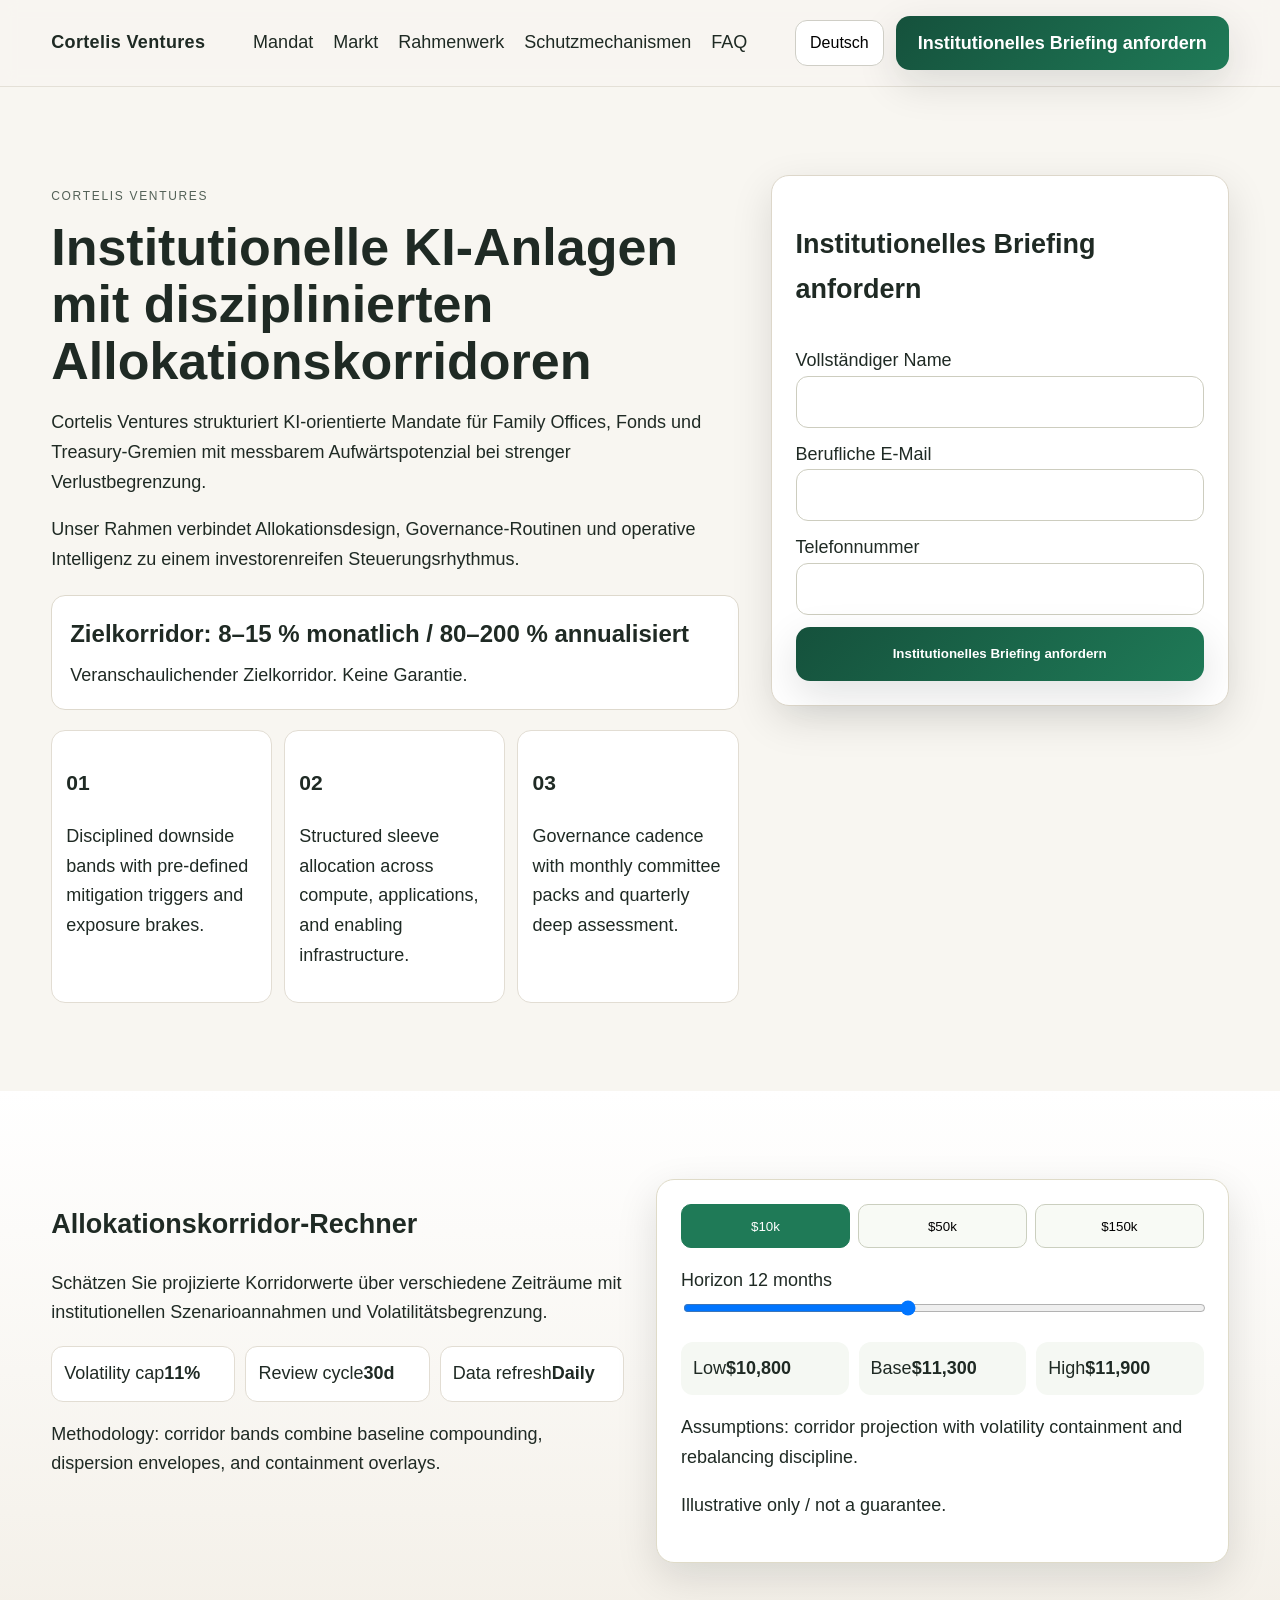
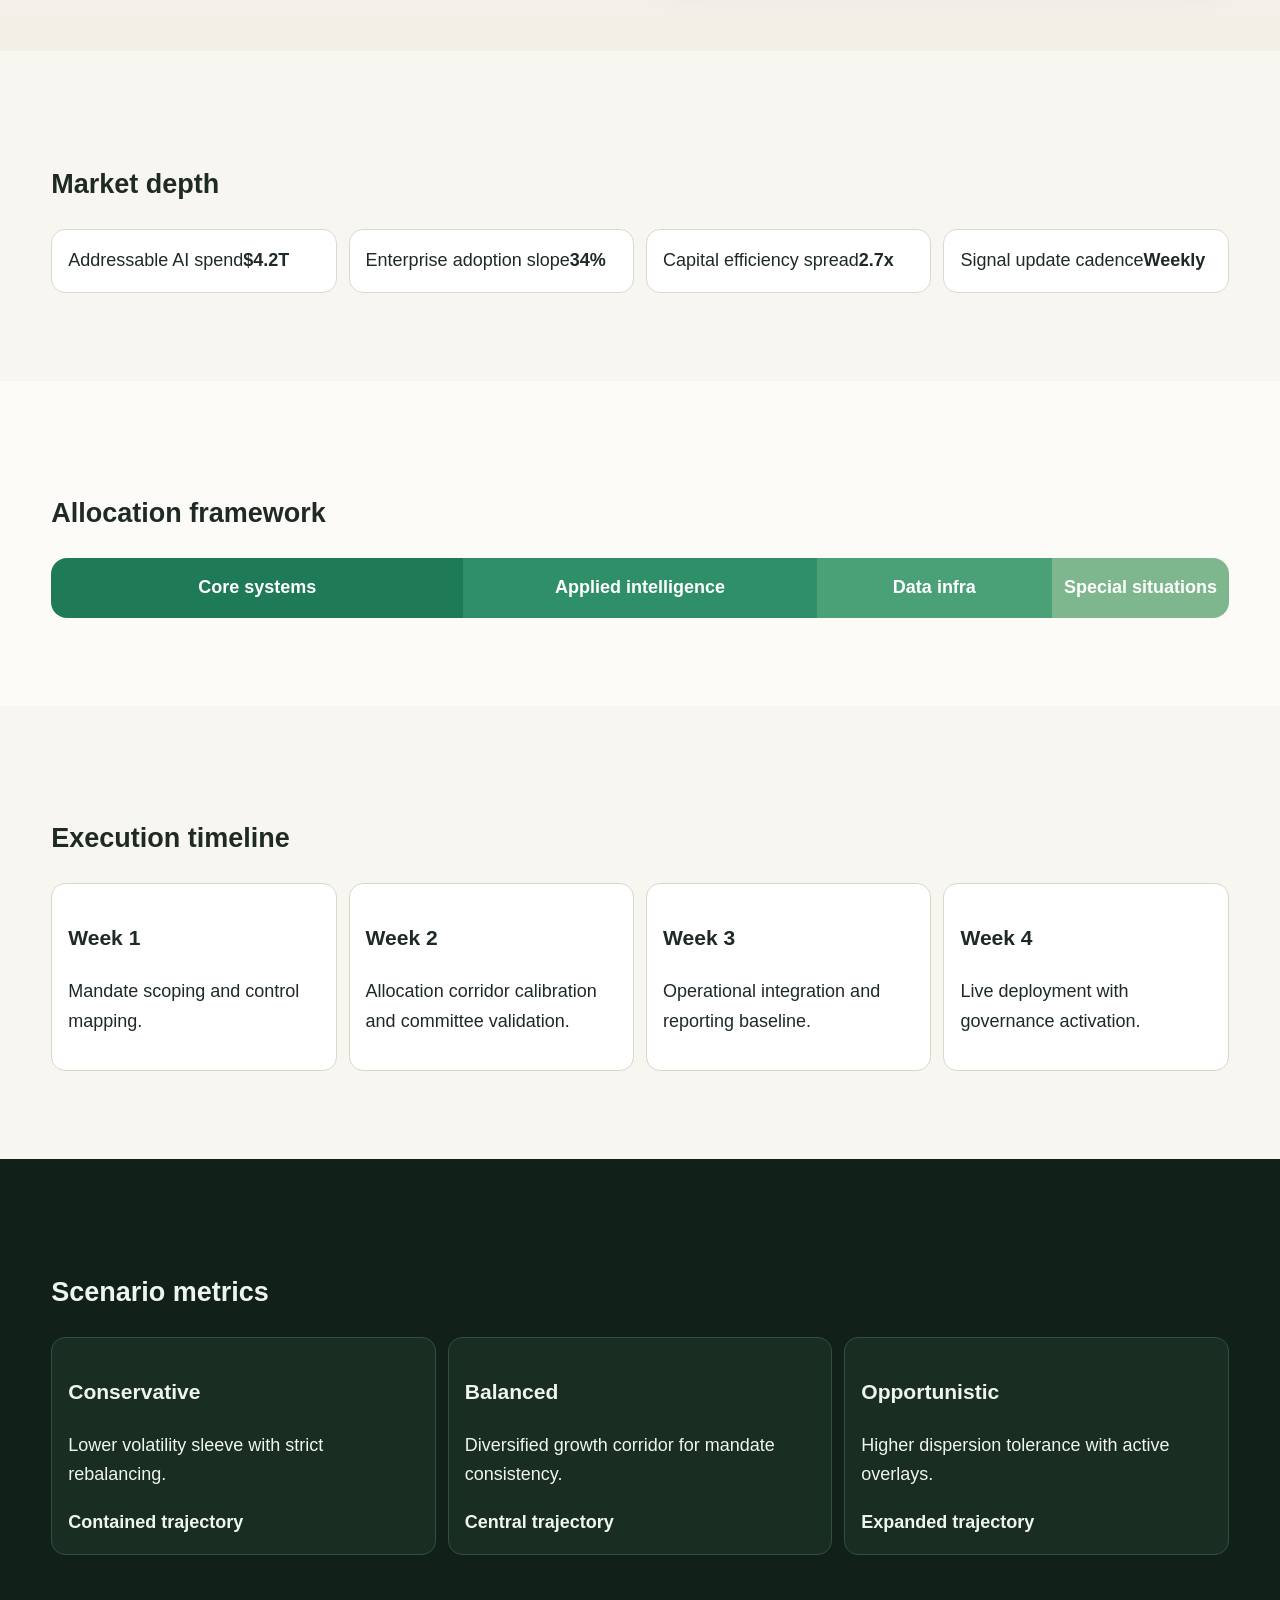
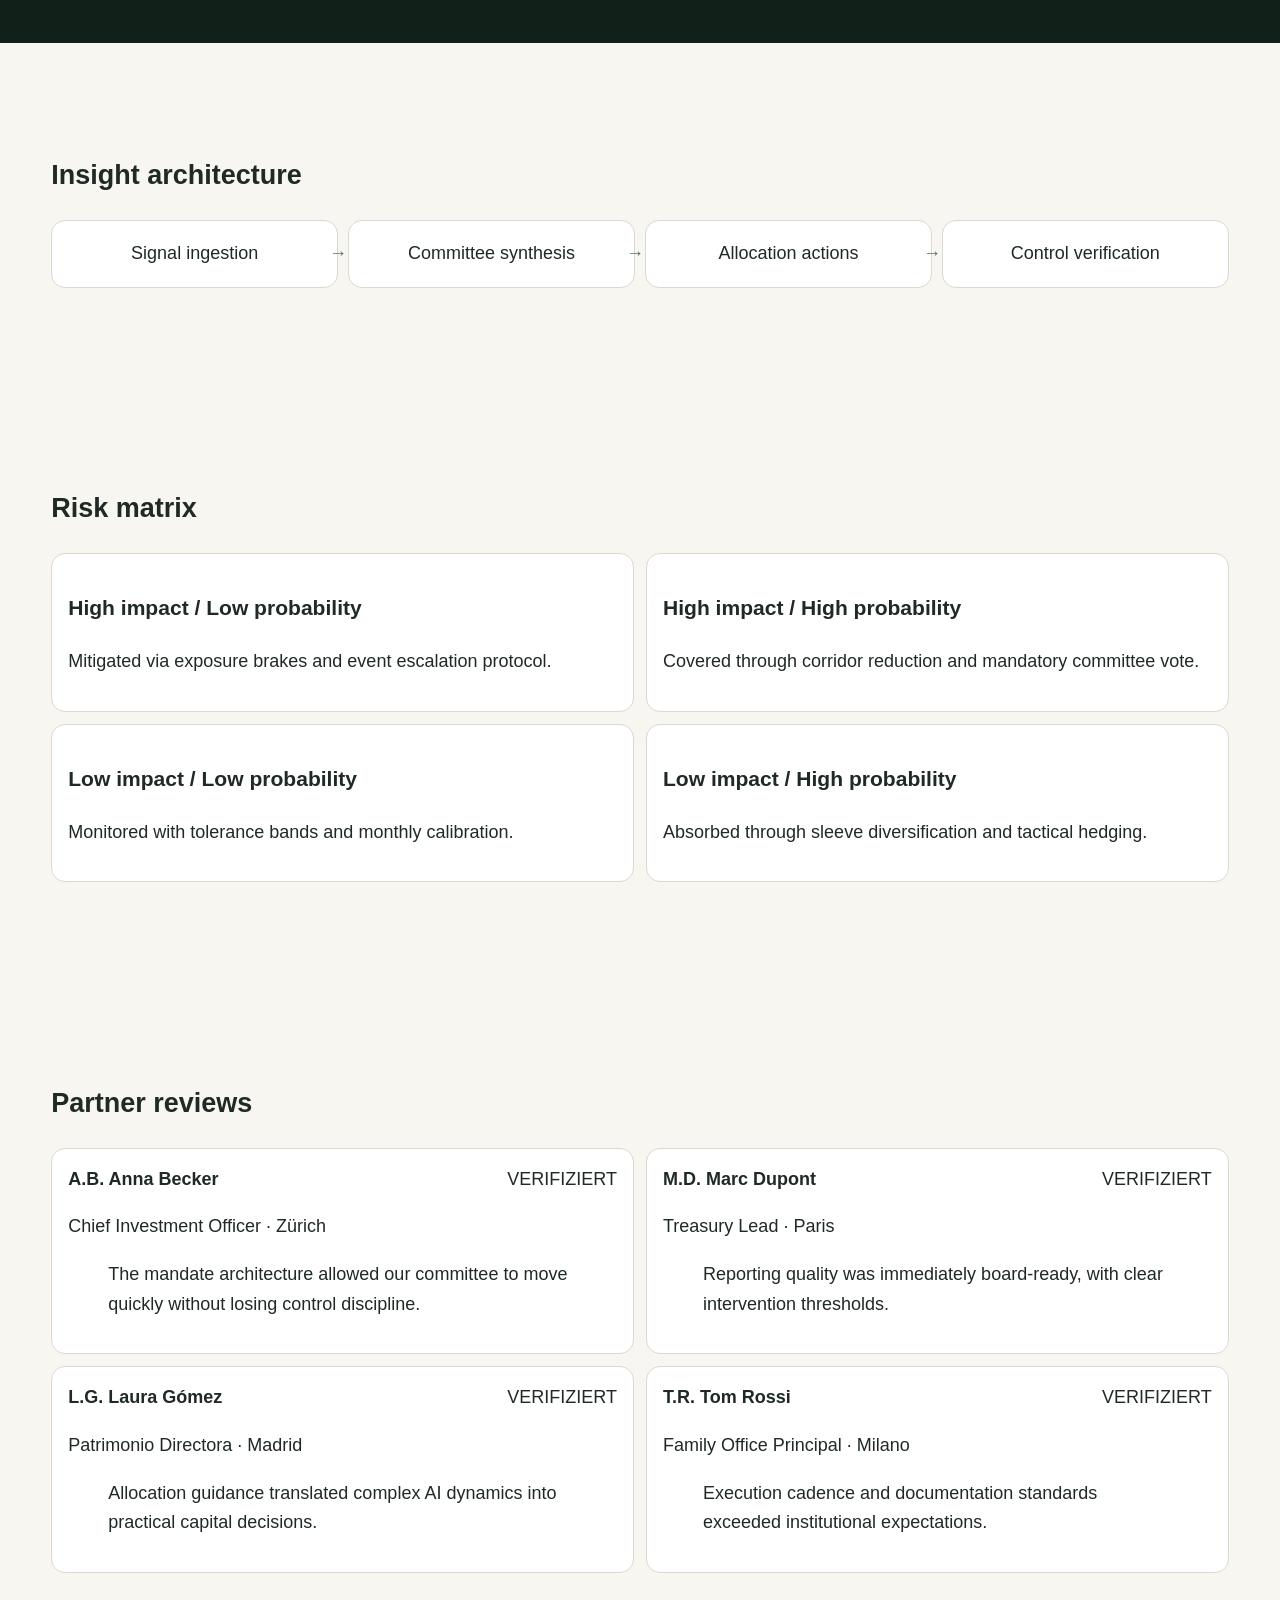
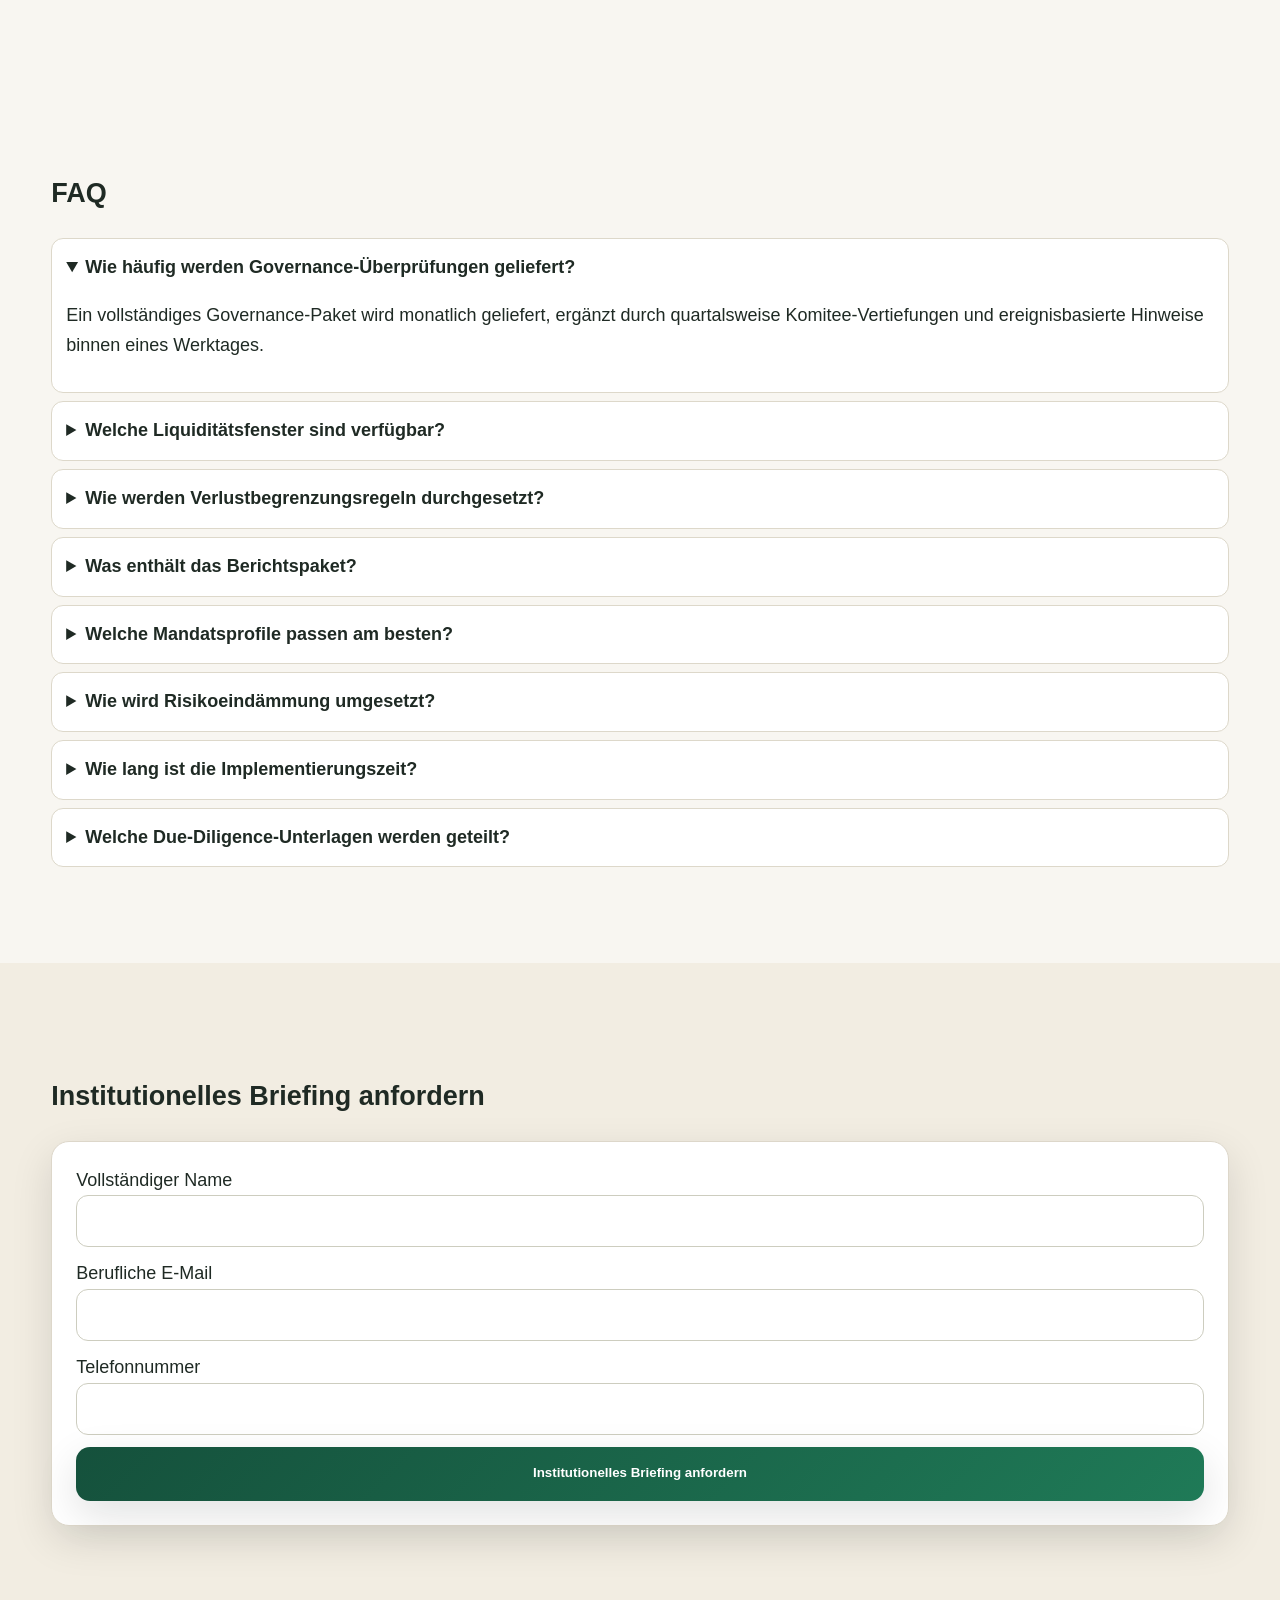
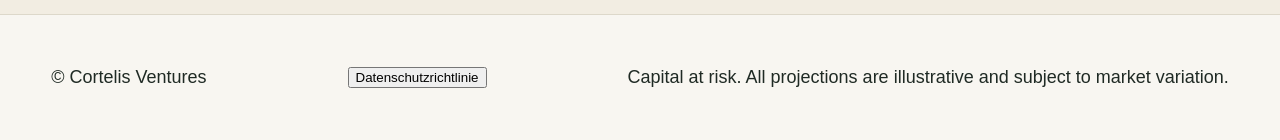
<file: de/index.html>
<!doctype html>
<html lang="de">
<head>
<meta charset="utf-8"><meta name="viewport" content="width=device-width, initial-scale=1">
<title>Cortelis Ventures | Institutionelle KI-Investments</title>
<meta name="description" content="Institutionelle KI-Investment-Plattform mit disziplinierten Allokationskorridoren und Governance-Berichten.">
<link rel="canonical" href="https://cortelis.ventures/de/index.html">
<link rel="alternate" hreflang="en-US" href="https://cortelis.ventures/index.html">
<link rel="alternate" hreflang="de-DE" href="https://cortelis.ventures/de/index.html">
<link rel="alternate" hreflang="fr-FR" href="https://cortelis.ventures/fr/index.html">
<link rel="alternate" hreflang="es-ES" href="https://cortelis.ventures/es/index.html">
<link rel="alternate" hreflang="it-IT" href="https://cortelis.ventures/it/index.html">
<link rel="alternate" hreflang="tr-TR" href="https://cortelis.ventures/tr/index.html">
<link rel="alternate" hreflang="pt-PT" href="https://cortelis.ventures/pt/index.html">
<link rel="alternate" hreflang="ja-JP" href="https://cortelis.ventures/jp/index.html">
<link rel="alternate" hreflang="sk-SK" href="https://cortelis.ventures/sk/index.html">
<link rel="alternate" hreflang="nl-BE" href="https://cortelis.ventures/be/index.html">
<meta property="og:title" content="Cortelis Ventures | Institutionelle KI-Investments"><meta property="og:description" content="Institutionelle KI-Investment-Plattform mit disziplinierten Allokationskorridoren und Governance-Berichten."><meta property="og:type" content="website"><meta property="og:url" content="https://cortelis.ventures/de/index.html">
<meta name="twitter:card" content="summary_large_image"><meta name="twitter:title" content="Cortelis Ventures | Institutionelle KI-Investments"><meta name="twitter:description" content="Institutionelle KI-Investment-Plattform mit disziplinierten Allokationskorridoren und Governance-Berichten.">
<link rel="stylesheet" href="../assets/style.css">
</head><body data-lang="de">
<header class="site-header"><div class="brand">Cortelis Ventures</div><nav aria-label="primary"><a href="#mandat">Mandat</a><a href="#markt">Markt</a><a href="#rahmenwerk">Rahmenwerk</a><a href="#schutzmechanismen">Schutzmechanismen</a><a href="#faq">FAQ</a></nav><div class="header-right"><div class="lang-dropdown"><button class="lang-trigger" aria-expanded="false">Deutsch</button><div class="lang-menu"><a href="../index.html" class="lang-option"><svg viewBox="0 0 60 40" aria-hidden="true"><rect width="60" height="40" fill="#012169"/><path d="M0 0l60 40M60 0L0 40" stroke="#fff" stroke-width="8"/><path d="M0 0l60 40M60 0L0 40" stroke="#C8102E" stroke-width="4"/><path d="M30 0v40M0 20h60" stroke="#fff" stroke-width="12"/><path d="M30 0v40M0 20h60" stroke="#C8102E" stroke-width="7"/></svg><span>English</span></a>
<a href="../de/index.html" class="lang-option"><svg viewBox="0 0 60 40" aria-hidden="true"><rect width="60" height="13.33" fill="#000"/><rect y="13.33" width="60" height="13.33" fill="#DD0000"/><rect y="26.66" width="60" height="13.34" fill="#FFCE00"/></svg><span>Deutsch</span></a>
<a href="../fr/index.html" class="lang-option"><svg viewBox="0 0 60 40" aria-hidden="true"><rect width="20" height="40" fill="#0055A4"/><rect x="20" width="20" height="40" fill="#fff"/><rect x="40" width="20" height="40" fill="#EF4135"/></svg><span>Français</span></a>
<a href="../es/index.html" class="lang-option"><svg viewBox="0 0 60 40" aria-hidden="true"><rect width="60" height="40" fill="#AA151B"/><rect y="10" width="60" height="20" fill="#F1BF00"/></svg><span>Español</span></a>
<a href="../it/index.html" class="lang-option"><svg viewBox="0 0 60 40" aria-hidden="true"><rect width="20" height="40" fill="#009246"/><rect x="20" width="20" height="40" fill="#fff"/><rect x="40" width="20" height="40" fill="#CE2B37"/></svg><span>Italiano</span></a>
<a href="../tr/index.html" class="lang-option"><svg viewBox="0 0 60 40" aria-hidden="true"><rect width="60" height="40" fill="#E30A17"/><circle cx="25" cy="20" r="9" fill="#fff"/><circle cx="28" cy="20" r="7" fill="#E30A17"/><polygon points="36,20 42,22.5 39,17.5 39,22.5 42,17.5" fill="#fff"/></svg><span>Türkçe</span></a>
<a href="../pt/index.html" class="lang-option"><svg viewBox="0 0 60 40" aria-hidden="true"><rect width="24" height="40" fill="#006600"/><rect x="24" width="36" height="40" fill="#FF0000"/><circle cx="24" cy="20" r="6" fill="#FFCC00"/></svg><span>Português</span></a>
<a href="../jp/index.html" class="lang-option"><svg viewBox="0 0 60 40" aria-hidden="true"><rect width="60" height="40" fill="#fff"/><circle cx="30" cy="20" r="10" fill="#BC002D"/></svg><span>日本語</span></a>
<a href="../sk/index.html" class="lang-option"><svg viewBox="0 0 60 40" aria-hidden="true"><rect width="60" height="13.33" fill="#fff"/><rect y="13.33" width="60" height="13.33" fill="#0B4EA2"/><rect y="26.66" width="60" height="13.34" fill="#EE1C25"/></svg><span>Slovenčina</span></a>
<a href="../be/index.html" class="lang-option"><svg viewBox="0 0 60 40" aria-hidden="true"><rect width="20" height="40" fill="#000"/><rect x="20" width="20" height="40" fill="#FFD90C"/><rect x="40" width="20" height="40" fill="#EF3340"/></svg><span>Nederlands</span></a></div></div><a class="btn-primary" href="#final">Institutionelles Briefing anfordern</a><button class="burger" aria-expanded="false" aria-label="menu"><span></span><span></span><span></span></button></div></header>
<div class="mobile-drawer" aria-hidden="true"><div class="drawer-panel"><button class="drawer-close" aria-label="close">×</button><nav><a href="#mandat">Mandat</a><a href="#markt">Markt</a><a href="#rahmenwerk">Rahmenwerk</a><a href="#schutzmechanismen">Schutzmechanismen</a><a href="#faq">FAQ</a></nav><div class="drawer-langs"><a href="../index.html" class="lang-option"><svg viewBox="0 0 60 40" aria-hidden="true"><rect width="60" height="40" fill="#012169"/><path d="M0 0l60 40M60 0L0 40" stroke="#fff" stroke-width="8"/><path d="M0 0l60 40M60 0L0 40" stroke="#C8102E" stroke-width="4"/><path d="M30 0v40M0 20h60" stroke="#fff" stroke-width="12"/><path d="M30 0v40M0 20h60" stroke="#C8102E" stroke-width="7"/></svg><span>English</span></a>
<a href="../de/index.html" class="lang-option"><svg viewBox="0 0 60 40" aria-hidden="true"><rect width="60" height="13.33" fill="#000"/><rect y="13.33" width="60" height="13.33" fill="#DD0000"/><rect y="26.66" width="60" height="13.34" fill="#FFCE00"/></svg><span>Deutsch</span></a>
<a href="../fr/index.html" class="lang-option"><svg viewBox="0 0 60 40" aria-hidden="true"><rect width="20" height="40" fill="#0055A4"/><rect x="20" width="20" height="40" fill="#fff"/><rect x="40" width="20" height="40" fill="#EF4135"/></svg><span>Français</span></a>
<a href="../es/index.html" class="lang-option"><svg viewBox="0 0 60 40" aria-hidden="true"><rect width="60" height="40" fill="#AA151B"/><rect y="10" width="60" height="20" fill="#F1BF00"/></svg><span>Español</span></a>
<a href="../it/index.html" class="lang-option"><svg viewBox="0 0 60 40" aria-hidden="true"><rect width="20" height="40" fill="#009246"/><rect x="20" width="20" height="40" fill="#fff"/><rect x="40" width="20" height="40" fill="#CE2B37"/></svg><span>Italiano</span></a>
<a href="../tr/index.html" class="lang-option"><svg viewBox="0 0 60 40" aria-hidden="true"><rect width="60" height="40" fill="#E30A17"/><circle cx="25" cy="20" r="9" fill="#fff"/><circle cx="28" cy="20" r="7" fill="#E30A17"/><polygon points="36,20 42,22.5 39,17.5 39,22.5 42,17.5" fill="#fff"/></svg><span>Türkçe</span></a>
<a href="../pt/index.html" class="lang-option"><svg viewBox="0 0 60 40" aria-hidden="true"><rect width="24" height="40" fill="#006600"/><rect x="24" width="36" height="40" fill="#FF0000"/><circle cx="24" cy="20" r="6" fill="#FFCC00"/></svg><span>Português</span></a>
<a href="../jp/index.html" class="lang-option"><svg viewBox="0 0 60 40" aria-hidden="true"><rect width="60" height="40" fill="#fff"/><circle cx="30" cy="20" r="10" fill="#BC002D"/></svg><span>日本語</span></a>
<a href="../sk/index.html" class="lang-option"><svg viewBox="0 0 60 40" aria-hidden="true"><rect width="60" height="13.33" fill="#fff"/><rect y="13.33" width="60" height="13.33" fill="#0B4EA2"/><rect y="26.66" width="60" height="13.34" fill="#EE1C25"/></svg><span>Slovenčina</span></a>
<a href="../be/index.html" class="lang-option"><svg viewBox="0 0 60 40" aria-hidden="true"><rect width="20" height="40" fill="#000"/><rect x="20" width="20" height="40" fill="#FFD90C"/><rect x="40" width="20" height="40" fill="#EF3340"/></svg><span>Nederlands</span></a></div><a class="btn-primary" href="#final">Institutionelles Briefing anfordern</a></div></div>
<main>

<section class="hero section" id="top">
<div class="container hero-grid">
<div>
<p class="eyebrow">Cortelis Ventures</p>
<h1>Institutionelle KI-Anlagen mit disziplinierten Allokationskorridoren</h1>
<p>Cortelis Ventures strukturiert KI-orientierte Mandate für Family Offices, Fonds und Treasury-Gremien mit messbarem Aufwärtspotenzial bei strenger Verlustbegrenzung.</p>
<p>Unser Rahmen verbindet Allokationsdesign, Governance-Routinen und operative Intelligenz zu einem investorenreifen Steuerungsrhythmus.</p>
<div class="return-module"><strong>Zielkorridor: 8–15 % monatlich / 80–200 % annualisiert</strong><span>Veranschaulichender Zielkorridor. Keine Garantie.</span></div>
<div class="hero-cards">
<article><h3>01</h3><p>Disciplined downside bands with pre-defined mitigation triggers and exposure brakes.</p></article>
<article><h3>02</h3><p>Structured sleeve allocation across compute, applications, and enabling infrastructure.</p></article>
<article><h3>03</h3><p>Governance cadence with monthly committee packs and quarterly deep assessment.</p></article>
</div></div>
<div><form class="lead-form" aria-label="lead form"><h2>Institutionelles Briefing anfordern</h2><label>Vollständiger Name<input required type="text" name="name"/></label><label>Berufliche E-Mail<input required type="email" name="email"/></label><label>Telefonnummer<input required type="tel" name="phone"/></label><button class="btn-primary" type="submit">Institutionelles Briefing anfordern</button></form></div>
</div></section>
<section class="section calc-wrap" id="calc"><div class="container calc-grid"><div><h2>Allokationskorridor-Rechner</h2><p>Schätzen Sie projizierte Korridorwerte über verschiedene Zeiträume mit institutionellen Szenarioannahmen und Volatilitätsbegrenzung.</p><div class="mini-kpis"><div><span>Volatility cap</span><strong>11%</strong></div><div><span>Review cycle</span><strong>30d</strong></div><div><span>Data refresh</span><strong>Daily</strong></div></div><p class="method">Methodology: corridor bands combine baseline compounding, dispersion envelopes, and containment overlays.</p></div><div class="calc-card"><div class="segmented" role="tablist"><button data-amount="10000" class="is-active">$10k</button><button data-amount="50000">$50k</button><button data-amount="150000">$150k</button></div><label class="slider-label">Horizon <span data-months>12</span> months<input type="range" min="3" max="24" value="12" data-slider/></label><div class="outputs"><div><span>Low</span><strong data-low></strong></div><div><span>Base</span><strong data-base></strong></div><div><span>High</span><strong data-high></strong></div></div><p class="assumption">Assumptions: corridor projection with volatility containment and rebalancing discipline.</p><p class="calc-disclaimer">Illustrative only / not a guarantee.</p></div></div></div></section>
<section class="section"><div class="container"><h2>Market depth</h2><div class="kpi-panel"><div><span>Addressable AI spend</span><strong>$4.2T</strong></div><div><span>Enterprise adoption slope</span><strong>34%</strong></div><div><span>Capital efficiency spread</span><strong>2.7x</strong></div><div><span>Signal update cadence</span><strong>Weekly</strong></div></div></div></section>
<section class="section light"><div class="container"><h2>Allocation framework</h2><div class="stacked-bar"><div style="--w:35%">Core systems</div><div style="--w:30%">Applied intelligence</div><div style="--w:20%">Data infra</div><div style="--w:15%">Special situations</div></div></div></section>
<section class="section"><div class="container"><h2>Execution timeline</h2><div class="timeline"><article><h3>Week 1</h3><p>Mandate scoping and control mapping.</p></article><article><h3>Week 2</h3><p>Allocation corridor calibration and committee validation.</p></article><article><h3>Week 3</h3><p>Operational integration and reporting baseline.</p></article><article><h3>Week 4</h3><p>Live deployment with governance activation.</p></article></div></div></section>
<section class="section dark"><div class="container"><h2>Scenario metrics</h2><div class="scenario-columns"><article><h3>Conservative</h3><p>Lower volatility sleeve with strict rebalancing.</p><strong>Contained trajectory</strong></article><article><h3>Balanced</h3><p>Diversified growth corridor for mandate consistency.</p><strong>Central trajectory</strong></article><article><h3>Opportunistic</h3><p>Higher dispersion tolerance with active overlays.</p><strong>Expanded trajectory</strong></article></div></div></section>
<section class="section"><div class="container"><h2>Insight architecture</h2><div class="flow-diagram"><div>Signal ingestion</div><div>Committee synthesis</div><div>Allocation actions</div><div>Control verification</div></div></div></section>
<section class="section"><div class="container"><h2>Risk matrix</h2><div class="risk-matrix"><div><h3>High impact / Low probability</h3><p>Mitigated via exposure brakes and event escalation protocol.</p></div><div><h3>High impact / High probability</h3><p>Covered through corridor reduction and mandatory committee vote.</p></div><div><h3>Low impact / Low probability</h3><p>Monitored with tolerance bands and monthly calibration.</p></div><div><h3>Low impact / High probability</h3><p>Absorbed through sleeve diversification and tactical hedging.</p></div></div></div></section>
<section class="section"><div class="container"><h2>Partner reviews</h2><div class="reviews"><article><div class="rev-head"><strong>A.B. Anna Becker</strong><span>VERIFIZIERT</span></div><p class="rev-role">Chief Investment Officer · Zürich</p><blockquote>The mandate architecture allowed our committee to move quickly without losing control discipline.</blockquote></article><article><div class="rev-head"><strong>M.D. Marc Dupont</strong><span>VERIFIZIERT</span></div><p class="rev-role">Treasury Lead · Paris</p><blockquote>Reporting quality was immediately board-ready, with clear intervention thresholds.</blockquote></article><article><div class="rev-head"><strong>L.G. Laura Gómez</strong><span>VERIFIZIERT</span></div><p class="rev-role">Patrimonio Directora · Madrid</p><blockquote>Allocation guidance translated complex AI dynamics into practical capital decisions.</blockquote></article><article><div class="rev-head"><strong>T.R. Tom Rossi</strong><span>VERIFIZIERT</span></div><p class="rev-role">Family Office Principal · Milano</p><blockquote>Execution cadence and documentation standards exceeded institutional expectations.</blockquote></article></div></div></section>
<section class="section"><div class="container"><h2>FAQ</h2><div class="faq"><details open><summary>Wie häufig werden Governance-Überprüfungen geliefert?</summary><p>Ein vollständiges Governance-Paket wird monatlich geliefert, ergänzt durch quartalsweise Komitee-Vertiefungen und ereignisbasierte Hinweise binnen eines Werktages.</p></details><details ><summary>Welche Liquiditätsfenster sind verfügbar?</summary><p>Standardfenster sind monatlich mit Vorankündigung; angepasste Fenster werden bei Mandatsstart passend zum Treasury-Kalender definiert.</p></details><details ><summary>Wie werden Verlustbegrenzungsregeln durchgesetzt?</summary><p>Harte Expositionsbremsen und Varianzgrenzen werden vor Ausführung kodifiziert; bei Verstoß startet sofortige Risikoreduktion mit Komitee-Information.</p></details><details ><summary>Was enthält das Berichtspaket?</summary><p>Sie erhalten Attributionsebenen, Driftanalysen der Allokation, Szenarionotizen und Kontrollprotokolle für Anlageausschüsse und Prüfer.</p></details><details ><summary>Welche Mandatsprofile passen am besten?</summary><p>Der Rahmen eignet sich für Institutionen mit fokussiertem KI-Exposure und klaren Richtlinien zur Risikobegrenzung.</p></details><details ><summary>Wie wird Risikoeindämmung umgesetzt?</summary><p>Eindämmung verbindet Korridorgrößen, Segmentdiversifikation und aktives Stresstracking mit dokumentierten Eingriffsschwellen.</p></details><details ><summary>Wie lang ist die Implementierungszeit?</summary><p>Die Mandatseinrichtung dauert meist zwei bis vier Wochen inklusive Due-Diligence, Kontrollmapping und Reporting-Abstimmung.</p></details><details ><summary>Welche Due-Diligence-Unterlagen werden geteilt?</summary><p>Der Datenraum enthält Governance-Handbücher, Methodiknotizen, operative Playbooks und anonymisierte historische Komitee-Unterlagen.</p></details></div></div></section>
<section class="section final-cta"><div class="container"><h2>Institutionelles Briefing anfordern</h2><form class="lead-form" aria-label="final form"><label>Vollständiger Name<input required type="text" name="name"/></label><label>Berufliche E-Mail<input required type="email" name="email"/></label><label>Telefonnummer<input required type="tel" name="phone"/></label><button class="btn-primary" type="submit">Institutionelles Briefing anfordern</button></form></div></section>

</main>
<footer class="site-footer" id="final"><p>© Cortelis Ventures</p><button class="privacy-open">Datenschutzrichtlinie</button><p class="disc">Capital at risk. All projections are illustrative and subject to market variation.</p></footer>
<div class="privacy-modal" aria-hidden="true" role="dialog" aria-modal="true"><div class="privacy-card"><button class="privacy-x" aria-label="close">×</button><h2>Datenschutzrichtlinie</h2><h3>Data collection</h3><p>We process submitted contact details to answer institutional briefing requests and maintain governance-grade communication logs.</p><h3>Legal basis</h3><p>Processing relies on legitimate interest and pre-contractual exchange with authorized representatives.</p><h3>Retention</h3><p>Records are stored under strict access controls and reviewed periodically for minimization.</p><h3>Data rights</h3><p>Authorized contacts may request access, rectification, limitation, portability, or deletion through compliance channels.</p><button class="privacy-close">Schließen</button></div></div>
<script type="application/ld+json">{"@context": "https://schema.org", "@type": "Organization", "name": "Cortelis Ventures", "url": "https://cortelis.ventures", "sameAs": []}</script>
<script type="application/ld+json">{"@context": "https://schema.org", "@type": "WebSite", "name": "Cortelis Ventures", "url": "https://cortelis.ventures"}</script>
<script type="application/ld+json">{"@context": "https://schema.org", "@type": "FAQPage", "mainEntity": [{"@type": "Question", "name": "Wie häufig werden Governance-Überprüfungen geliefert?", "acceptedAnswer": {"@type": "Answer", "text": "Ein vollständiges Governance-Paket wird monatlich geliefert, ergänzt durch quartalsweise Komitee-Vertiefungen und ereignisbasierte Hinweise binnen eines Werktages."}}, {"@type": "Question", "name": "Welche Liquiditätsfenster sind verfügbar?", "acceptedAnswer": {"@type": "Answer", "text": "Standardfenster sind monatlich mit Vorankündigung; angepasste Fenster werden bei Mandatsstart passend zum Treasury-Kalender definiert."}}, {"@type": "Question", "name": "Wie werden Verlustbegrenzungsregeln durchgesetzt?", "acceptedAnswer": {"@type": "Answer", "text": "Harte Expositionsbremsen und Varianzgrenzen werden vor Ausführung kodifiziert; bei Verstoß startet sofortige Risikoreduktion mit Komitee-Information."}}, {"@type": "Question", "name": "Was enthält das Berichtspaket?", "acceptedAnswer": {"@type": "Answer", "text": "Sie erhalten Attributionsebenen, Driftanalysen der Allokation, Szenarionotizen und Kontrollprotokolle für Anlageausschüsse und Prüfer."}}, {"@type": "Question", "name": "Welche Mandatsprofile passen am besten?", "acceptedAnswer": {"@type": "Answer", "text": "Der Rahmen eignet sich für Institutionen mit fokussiertem KI-Exposure und klaren Richtlinien zur Risikobegrenzung."}}, {"@type": "Question", "name": "Wie wird Risikoeindämmung umgesetzt?", "acceptedAnswer": {"@type": "Answer", "text": "Eindämmung verbindet Korridorgrößen, Segmentdiversifikation und aktives Stresstracking mit dokumentierten Eingriffsschwellen."}}, {"@type": "Question", "name": "Wie lang ist die Implementierungszeit?", "acceptedAnswer": {"@type": "Answer", "text": "Die Mandatseinrichtung dauert meist zwei bis vier Wochen inklusive Due-Diligence, Kontrollmapping und Reporting-Abstimmung."}}, {"@type": "Question", "name": "Welche Due-Diligence-Unterlagen werden geteilt?", "acceptedAnswer": {"@type": "Answer", "text": "Der Datenraum enthält Governance-Handbücher, Methodiknotizen, operative Playbooks und anonymisierte historische Komitee-Unterlagen."}}]}</script>
<script type="application/ld+json">{"@context": "https://schema.org", "@type": "Review", "itemReviewed": {"@type": "Organization", "name": "Cortelis Ventures"}, "reviewRating": {"@type": "Rating", "ratingValue": "5"}, "author": {"@type": "Person", "name": "Advisory Partner"}}</script>
<script defer src="../assets/app.js"></script></body></html>
</file>
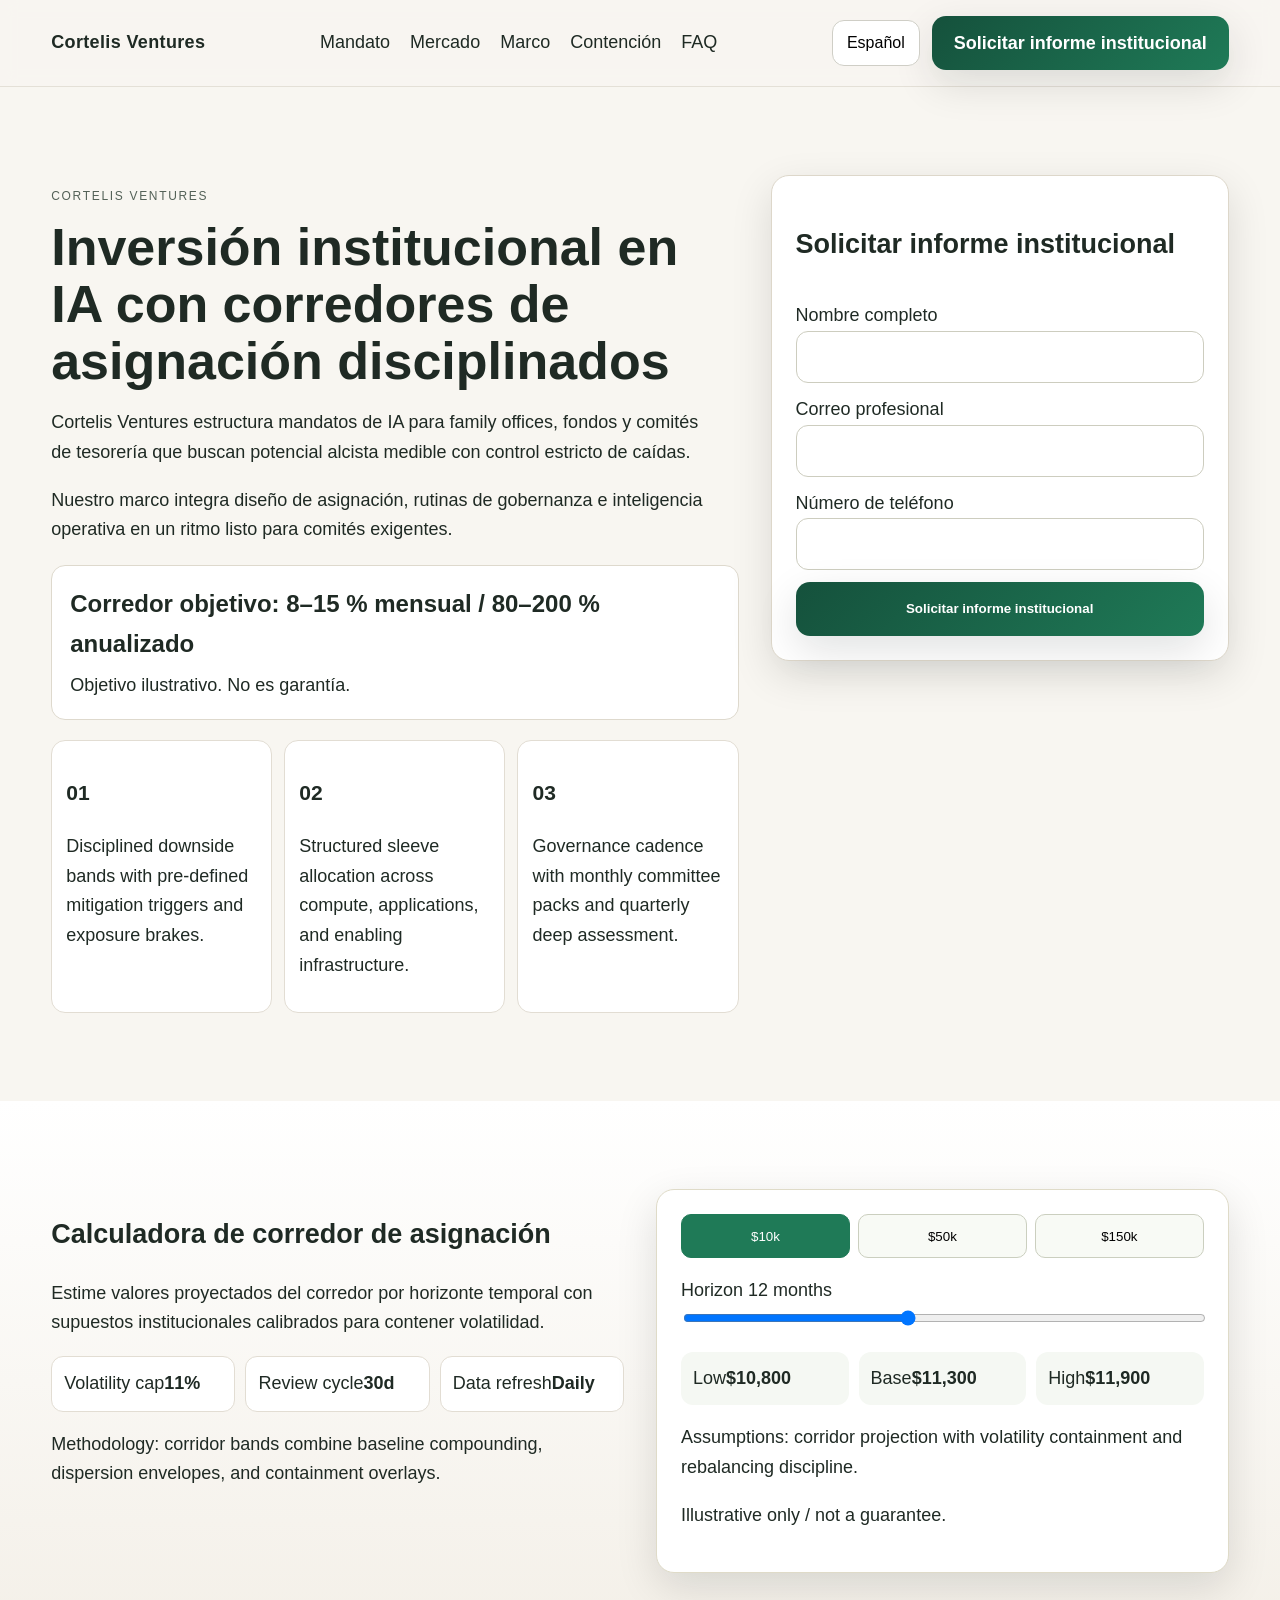
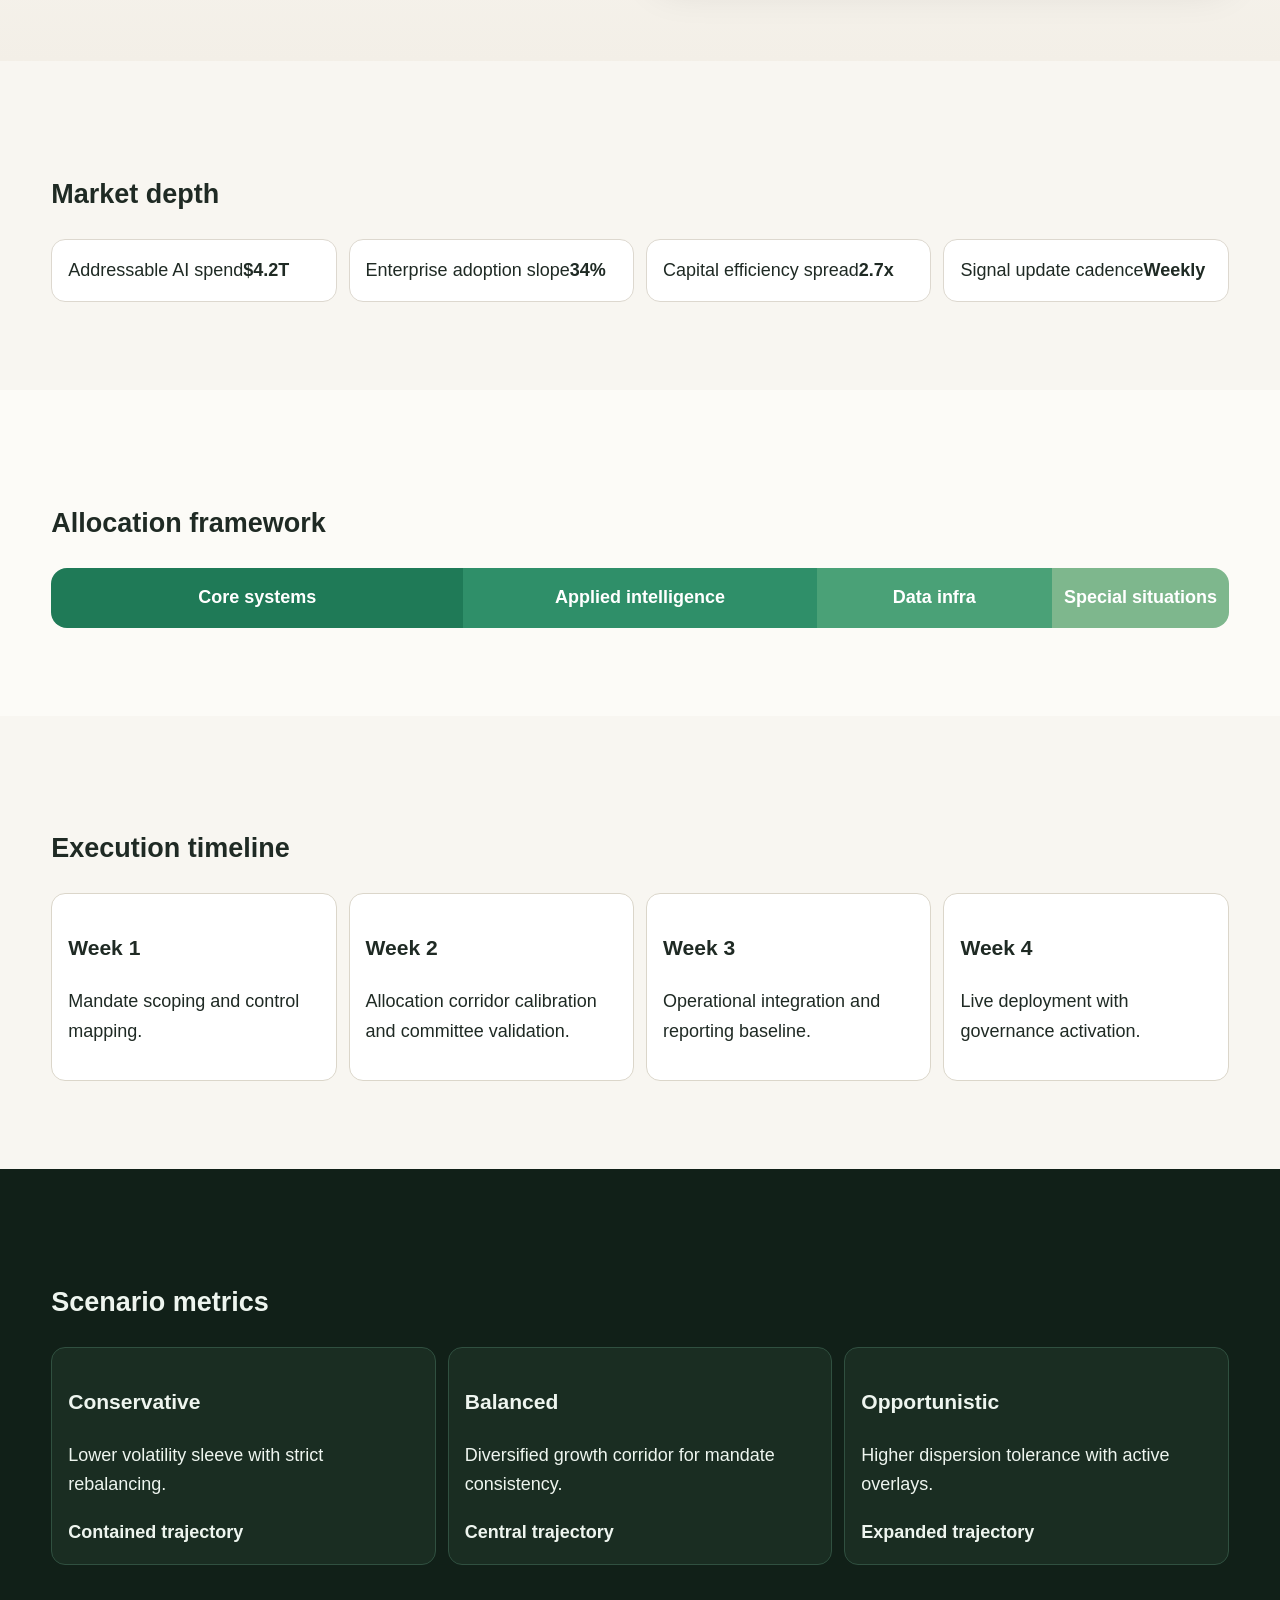
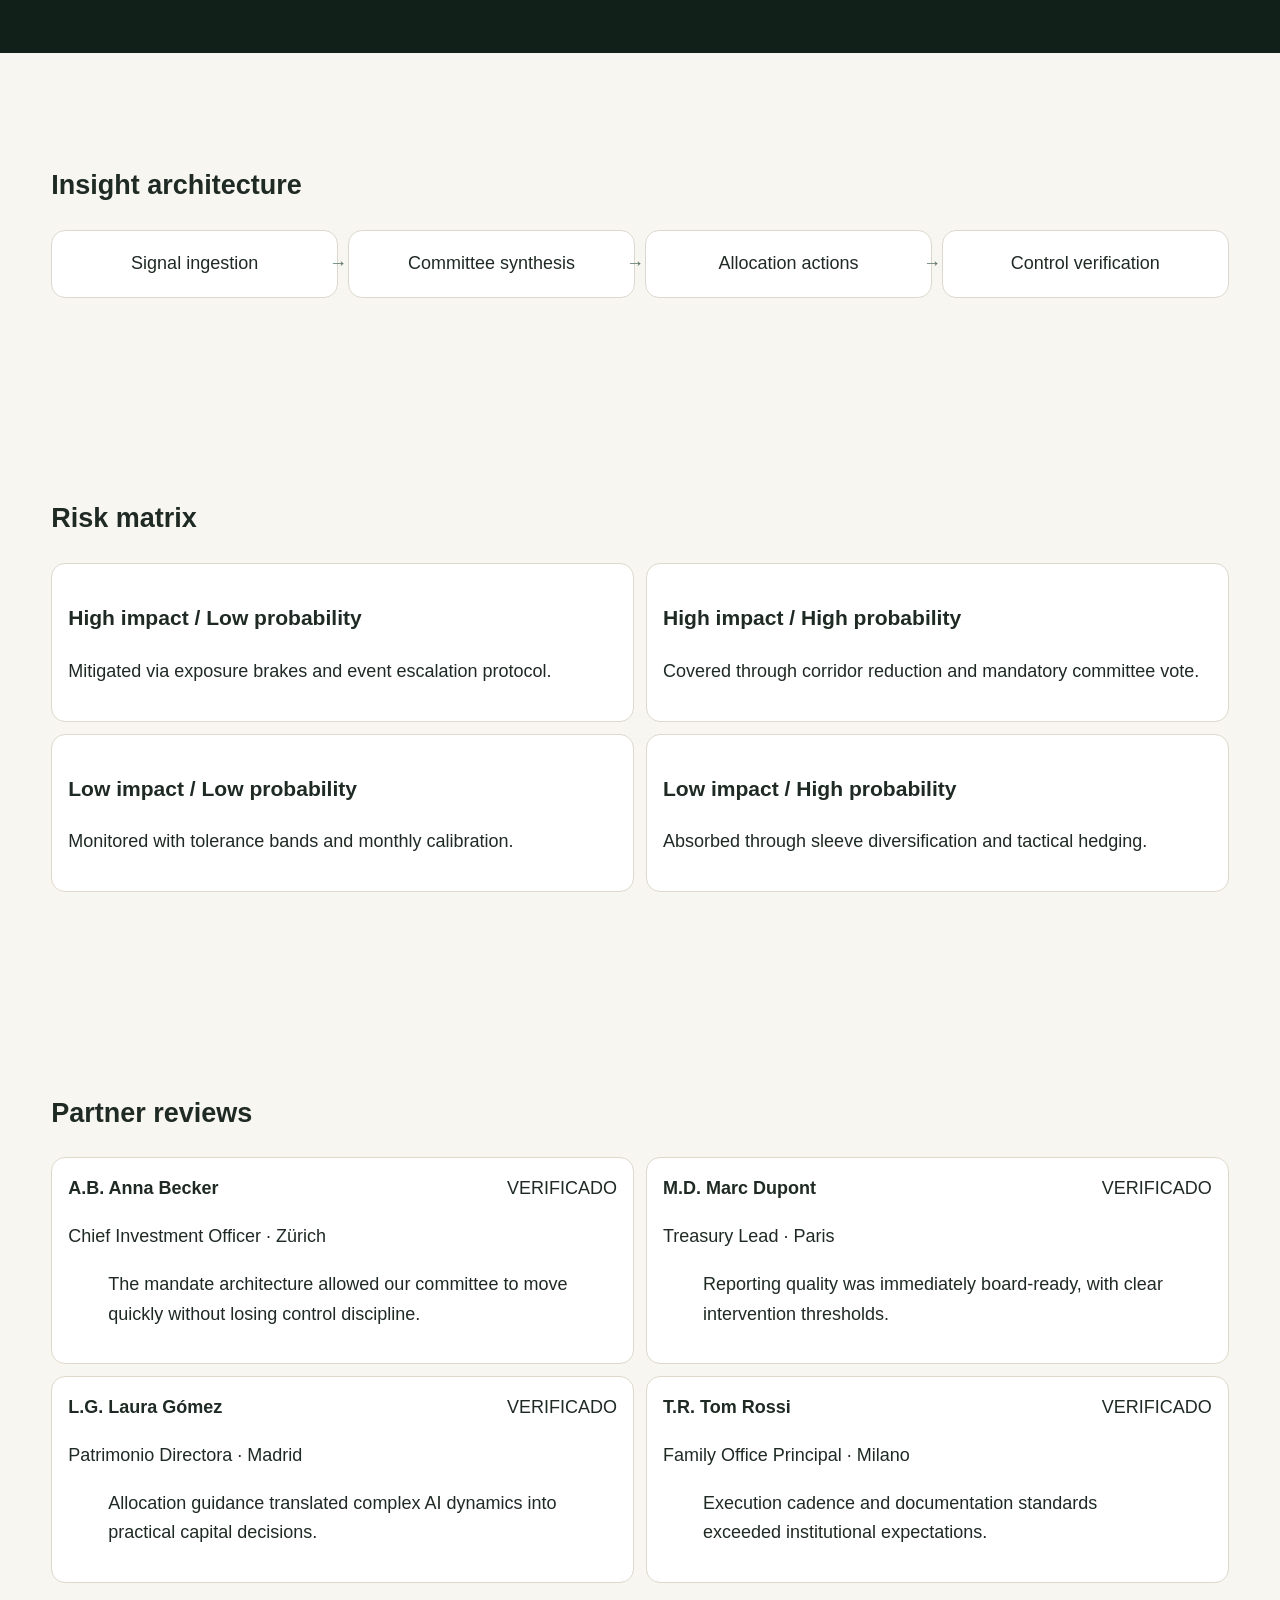
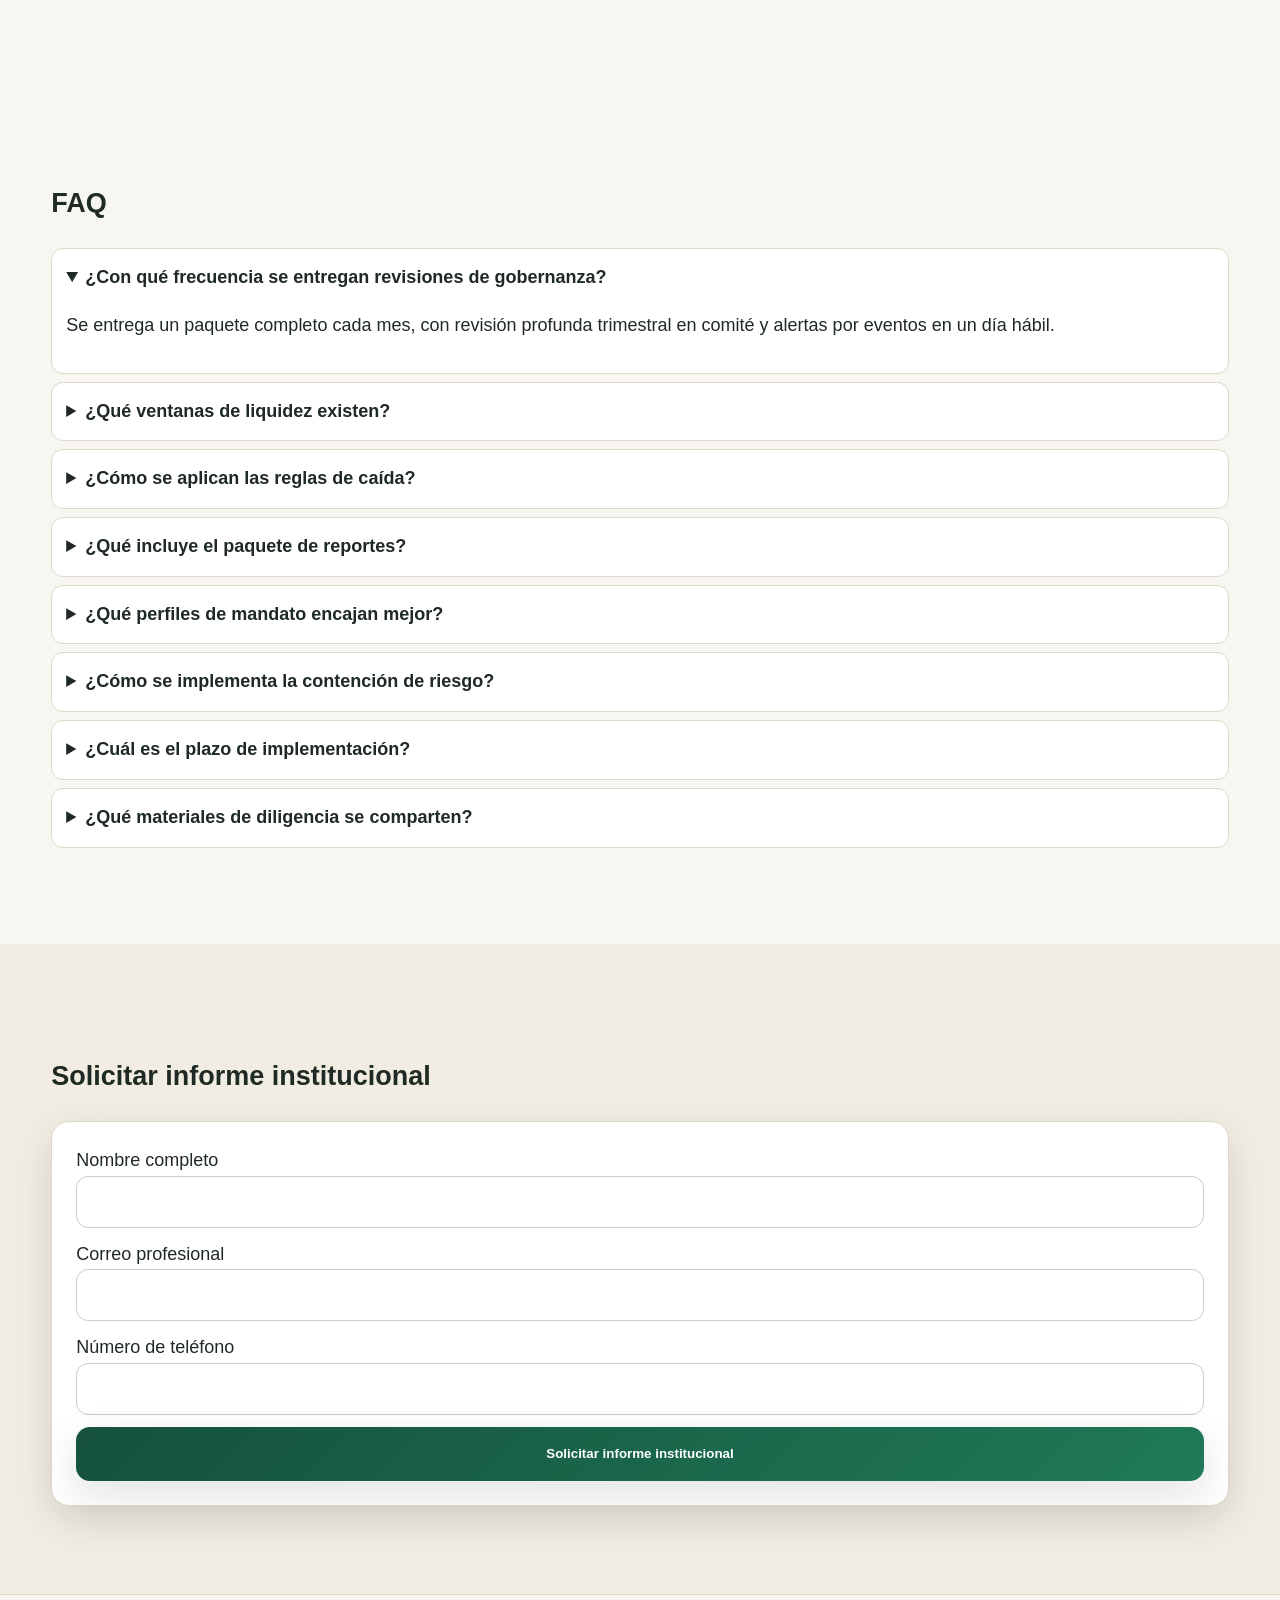
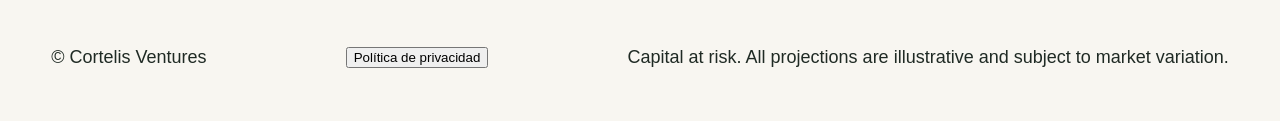
<file: es/index.html>
<!doctype html>
<html lang="es">
<head>
<meta charset="utf-8"><meta name="viewport" content="width=device-width, initial-scale=1">
<title>Cortelis Ventures | Inversión institucional en IA</title>
<meta name="description" content="Plataforma institucional de inversión en IA con corredores de asignación disciplinados e informes de gobernanza.">
<link rel="canonical" href="https://cortelis.ventures/es/index.html">
<link rel="alternate" hreflang="en-US" href="https://cortelis.ventures/index.html">
<link rel="alternate" hreflang="de-DE" href="https://cortelis.ventures/de/index.html">
<link rel="alternate" hreflang="fr-FR" href="https://cortelis.ventures/fr/index.html">
<link rel="alternate" hreflang="es-ES" href="https://cortelis.ventures/es/index.html">
<link rel="alternate" hreflang="it-IT" href="https://cortelis.ventures/it/index.html">
<link rel="alternate" hreflang="tr-TR" href="https://cortelis.ventures/tr/index.html">
<link rel="alternate" hreflang="pt-PT" href="https://cortelis.ventures/pt/index.html">
<link rel="alternate" hreflang="ja-JP" href="https://cortelis.ventures/jp/index.html">
<link rel="alternate" hreflang="sk-SK" href="https://cortelis.ventures/sk/index.html">
<link rel="alternate" hreflang="nl-BE" href="https://cortelis.ventures/be/index.html">
<meta property="og:title" content="Cortelis Ventures | Inversión institucional en IA"><meta property="og:description" content="Plataforma institucional de inversión en IA con corredores de asignación disciplinados e informes de gobernanza."><meta property="og:type" content="website"><meta property="og:url" content="https://cortelis.ventures/es/index.html">
<meta name="twitter:card" content="summary_large_image"><meta name="twitter:title" content="Cortelis Ventures | Inversión institucional en IA"><meta name="twitter:description" content="Plataforma institucional de inversión en IA con corredores de asignación disciplinados e informes de gobernanza.">
<link rel="stylesheet" href="../assets/style.css">
</head><body data-lang="es">
<header class="site-header"><div class="brand">Cortelis Ventures</div><nav aria-label="primary"><a href="#mandato">Mandato</a><a href="#mercado">Mercado</a><a href="#marco">Marco</a><a href="#contención">Contención</a><a href="#faq">FAQ</a></nav><div class="header-right"><div class="lang-dropdown"><button class="lang-trigger" aria-expanded="false">Español</button><div class="lang-menu"><a href="../index.html" class="lang-option"><svg viewBox="0 0 60 40" aria-hidden="true"><rect width="60" height="40" fill="#012169"/><path d="M0 0l60 40M60 0L0 40" stroke="#fff" stroke-width="8"/><path d="M0 0l60 40M60 0L0 40" stroke="#C8102E" stroke-width="4"/><path d="M30 0v40M0 20h60" stroke="#fff" stroke-width="12"/><path d="M30 0v40M0 20h60" stroke="#C8102E" stroke-width="7"/></svg><span>English</span></a>
<a href="../de/index.html" class="lang-option"><svg viewBox="0 0 60 40" aria-hidden="true"><rect width="60" height="13.33" fill="#000"/><rect y="13.33" width="60" height="13.33" fill="#DD0000"/><rect y="26.66" width="60" height="13.34" fill="#FFCE00"/></svg><span>Deutsch</span></a>
<a href="../fr/index.html" class="lang-option"><svg viewBox="0 0 60 40" aria-hidden="true"><rect width="20" height="40" fill="#0055A4"/><rect x="20" width="20" height="40" fill="#fff"/><rect x="40" width="20" height="40" fill="#EF4135"/></svg><span>Français</span></a>
<a href="../es/index.html" class="lang-option"><svg viewBox="0 0 60 40" aria-hidden="true"><rect width="60" height="40" fill="#AA151B"/><rect y="10" width="60" height="20" fill="#F1BF00"/></svg><span>Español</span></a>
<a href="../it/index.html" class="lang-option"><svg viewBox="0 0 60 40" aria-hidden="true"><rect width="20" height="40" fill="#009246"/><rect x="20" width="20" height="40" fill="#fff"/><rect x="40" width="20" height="40" fill="#CE2B37"/></svg><span>Italiano</span></a>
<a href="../tr/index.html" class="lang-option"><svg viewBox="0 0 60 40" aria-hidden="true"><rect width="60" height="40" fill="#E30A17"/><circle cx="25" cy="20" r="9" fill="#fff"/><circle cx="28" cy="20" r="7" fill="#E30A17"/><polygon points="36,20 42,22.5 39,17.5 39,22.5 42,17.5" fill="#fff"/></svg><span>Türkçe</span></a>
<a href="../pt/index.html" class="lang-option"><svg viewBox="0 0 60 40" aria-hidden="true"><rect width="24" height="40" fill="#006600"/><rect x="24" width="36" height="40" fill="#FF0000"/><circle cx="24" cy="20" r="6" fill="#FFCC00"/></svg><span>Português</span></a>
<a href="../jp/index.html" class="lang-option"><svg viewBox="0 0 60 40" aria-hidden="true"><rect width="60" height="40" fill="#fff"/><circle cx="30" cy="20" r="10" fill="#BC002D"/></svg><span>日本語</span></a>
<a href="../sk/index.html" class="lang-option"><svg viewBox="0 0 60 40" aria-hidden="true"><rect width="60" height="13.33" fill="#fff"/><rect y="13.33" width="60" height="13.33" fill="#0B4EA2"/><rect y="26.66" width="60" height="13.34" fill="#EE1C25"/></svg><span>Slovenčina</span></a>
<a href="../be/index.html" class="lang-option"><svg viewBox="0 0 60 40" aria-hidden="true"><rect width="20" height="40" fill="#000"/><rect x="20" width="20" height="40" fill="#FFD90C"/><rect x="40" width="20" height="40" fill="#EF3340"/></svg><span>Nederlands</span></a></div></div><a class="btn-primary" href="#final">Solicitar informe institucional</a><button class="burger" aria-expanded="false" aria-label="menu"><span></span><span></span><span></span></button></div></header>
<div class="mobile-drawer" aria-hidden="true"><div class="drawer-panel"><button class="drawer-close" aria-label="close">×</button><nav><a href="#mandato">Mandato</a><a href="#mercado">Mercado</a><a href="#marco">Marco</a><a href="#contención">Contención</a><a href="#faq">FAQ</a></nav><div class="drawer-langs"><a href="../index.html" class="lang-option"><svg viewBox="0 0 60 40" aria-hidden="true"><rect width="60" height="40" fill="#012169"/><path d="M0 0l60 40M60 0L0 40" stroke="#fff" stroke-width="8"/><path d="M0 0l60 40M60 0L0 40" stroke="#C8102E" stroke-width="4"/><path d="M30 0v40M0 20h60" stroke="#fff" stroke-width="12"/><path d="M30 0v40M0 20h60" stroke="#C8102E" stroke-width="7"/></svg><span>English</span></a>
<a href="../de/index.html" class="lang-option"><svg viewBox="0 0 60 40" aria-hidden="true"><rect width="60" height="13.33" fill="#000"/><rect y="13.33" width="60" height="13.33" fill="#DD0000"/><rect y="26.66" width="60" height="13.34" fill="#FFCE00"/></svg><span>Deutsch</span></a>
<a href="../fr/index.html" class="lang-option"><svg viewBox="0 0 60 40" aria-hidden="true"><rect width="20" height="40" fill="#0055A4"/><rect x="20" width="20" height="40" fill="#fff"/><rect x="40" width="20" height="40" fill="#EF4135"/></svg><span>Français</span></a>
<a href="../es/index.html" class="lang-option"><svg viewBox="0 0 60 40" aria-hidden="true"><rect width="60" height="40" fill="#AA151B"/><rect y="10" width="60" height="20" fill="#F1BF00"/></svg><span>Español</span></a>
<a href="../it/index.html" class="lang-option"><svg viewBox="0 0 60 40" aria-hidden="true"><rect width="20" height="40" fill="#009246"/><rect x="20" width="20" height="40" fill="#fff"/><rect x="40" width="20" height="40" fill="#CE2B37"/></svg><span>Italiano</span></a>
<a href="../tr/index.html" class="lang-option"><svg viewBox="0 0 60 40" aria-hidden="true"><rect width="60" height="40" fill="#E30A17"/><circle cx="25" cy="20" r="9" fill="#fff"/><circle cx="28" cy="20" r="7" fill="#E30A17"/><polygon points="36,20 42,22.5 39,17.5 39,22.5 42,17.5" fill="#fff"/></svg><span>Türkçe</span></a>
<a href="../pt/index.html" class="lang-option"><svg viewBox="0 0 60 40" aria-hidden="true"><rect width="24" height="40" fill="#006600"/><rect x="24" width="36" height="40" fill="#FF0000"/><circle cx="24" cy="20" r="6" fill="#FFCC00"/></svg><span>Português</span></a>
<a href="../jp/index.html" class="lang-option"><svg viewBox="0 0 60 40" aria-hidden="true"><rect width="60" height="40" fill="#fff"/><circle cx="30" cy="20" r="10" fill="#BC002D"/></svg><span>日本語</span></a>
<a href="../sk/index.html" class="lang-option"><svg viewBox="0 0 60 40" aria-hidden="true"><rect width="60" height="13.33" fill="#fff"/><rect y="13.33" width="60" height="13.33" fill="#0B4EA2"/><rect y="26.66" width="60" height="13.34" fill="#EE1C25"/></svg><span>Slovenčina</span></a>
<a href="../be/index.html" class="lang-option"><svg viewBox="0 0 60 40" aria-hidden="true"><rect width="20" height="40" fill="#000"/><rect x="20" width="20" height="40" fill="#FFD90C"/><rect x="40" width="20" height="40" fill="#EF3340"/></svg><span>Nederlands</span></a></div><a class="btn-primary" href="#final">Solicitar informe institucional</a></div></div>
<main>

<section class="hero section" id="top">
<div class="container hero-grid">
<div>
<p class="eyebrow">Cortelis Ventures</p>
<h1>Inversión institucional en IA con corredores de asignación disciplinados</h1>
<p>Cortelis Ventures estructura mandatos de IA para family offices, fondos y comités de tesorería que buscan potencial alcista medible con control estricto de caídas.</p>
<p>Nuestro marco integra diseño de asignación, rutinas de gobernanza e inteligencia operativa en un ritmo listo para comités exigentes.</p>
<div class="return-module"><strong>Corredor objetivo: 8–15 % mensual / 80–200 % anualizado</strong><span>Objetivo ilustrativo. No es garantía.</span></div>
<div class="hero-cards">
<article><h3>01</h3><p>Disciplined downside bands with pre-defined mitigation triggers and exposure brakes.</p></article>
<article><h3>02</h3><p>Structured sleeve allocation across compute, applications, and enabling infrastructure.</p></article>
<article><h3>03</h3><p>Governance cadence with monthly committee packs and quarterly deep assessment.</p></article>
</div></div>
<div><form class="lead-form" aria-label="lead form"><h2>Solicitar informe institucional</h2><label>Nombre completo<input required type="text" name="name"/></label><label>Correo profesional<input required type="email" name="email"/></label><label>Número de teléfono<input required type="tel" name="phone"/></label><button class="btn-primary" type="submit">Solicitar informe institucional</button></form></div>
</div></section>
<section class="section calc-wrap" id="calc"><div class="container calc-grid"><div><h2>Calculadora de corredor de asignación</h2><p>Estime valores proyectados del corredor por horizonte temporal con supuestos institucionales calibrados para contener volatilidad.</p><div class="mini-kpis"><div><span>Volatility cap</span><strong>11%</strong></div><div><span>Review cycle</span><strong>30d</strong></div><div><span>Data refresh</span><strong>Daily</strong></div></div><p class="method">Methodology: corridor bands combine baseline compounding, dispersion envelopes, and containment overlays.</p></div><div class="calc-card"><div class="segmented" role="tablist"><button data-amount="10000" class="is-active">$10k</button><button data-amount="50000">$50k</button><button data-amount="150000">$150k</button></div><label class="slider-label">Horizon <span data-months>12</span> months<input type="range" min="3" max="24" value="12" data-slider/></label><div class="outputs"><div><span>Low</span><strong data-low></strong></div><div><span>Base</span><strong data-base></strong></div><div><span>High</span><strong data-high></strong></div></div><p class="assumption">Assumptions: corridor projection with volatility containment and rebalancing discipline.</p><p class="calc-disclaimer">Illustrative only / not a guarantee.</p></div></div></div></section>
<section class="section"><div class="container"><h2>Market depth</h2><div class="kpi-panel"><div><span>Addressable AI spend</span><strong>$4.2T</strong></div><div><span>Enterprise adoption slope</span><strong>34%</strong></div><div><span>Capital efficiency spread</span><strong>2.7x</strong></div><div><span>Signal update cadence</span><strong>Weekly</strong></div></div></div></section>
<section class="section light"><div class="container"><h2>Allocation framework</h2><div class="stacked-bar"><div style="--w:35%">Core systems</div><div style="--w:30%">Applied intelligence</div><div style="--w:20%">Data infra</div><div style="--w:15%">Special situations</div></div></div></section>
<section class="section"><div class="container"><h2>Execution timeline</h2><div class="timeline"><article><h3>Week 1</h3><p>Mandate scoping and control mapping.</p></article><article><h3>Week 2</h3><p>Allocation corridor calibration and committee validation.</p></article><article><h3>Week 3</h3><p>Operational integration and reporting baseline.</p></article><article><h3>Week 4</h3><p>Live deployment with governance activation.</p></article></div></div></section>
<section class="section dark"><div class="container"><h2>Scenario metrics</h2><div class="scenario-columns"><article><h3>Conservative</h3><p>Lower volatility sleeve with strict rebalancing.</p><strong>Contained trajectory</strong></article><article><h3>Balanced</h3><p>Diversified growth corridor for mandate consistency.</p><strong>Central trajectory</strong></article><article><h3>Opportunistic</h3><p>Higher dispersion tolerance with active overlays.</p><strong>Expanded trajectory</strong></article></div></div></section>
<section class="section"><div class="container"><h2>Insight architecture</h2><div class="flow-diagram"><div>Signal ingestion</div><div>Committee synthesis</div><div>Allocation actions</div><div>Control verification</div></div></div></section>
<section class="section"><div class="container"><h2>Risk matrix</h2><div class="risk-matrix"><div><h3>High impact / Low probability</h3><p>Mitigated via exposure brakes and event escalation protocol.</p></div><div><h3>High impact / High probability</h3><p>Covered through corridor reduction and mandatory committee vote.</p></div><div><h3>Low impact / Low probability</h3><p>Monitored with tolerance bands and monthly calibration.</p></div><div><h3>Low impact / High probability</h3><p>Absorbed through sleeve diversification and tactical hedging.</p></div></div></div></section>
<section class="section"><div class="container"><h2>Partner reviews</h2><div class="reviews"><article><div class="rev-head"><strong>A.B. Anna Becker</strong><span>VERIFICADO</span></div><p class="rev-role">Chief Investment Officer · Zürich</p><blockquote>The mandate architecture allowed our committee to move quickly without losing control discipline.</blockquote></article><article><div class="rev-head"><strong>M.D. Marc Dupont</strong><span>VERIFICADO</span></div><p class="rev-role">Treasury Lead · Paris</p><blockquote>Reporting quality was immediately board-ready, with clear intervention thresholds.</blockquote></article><article><div class="rev-head"><strong>L.G. Laura Gómez</strong><span>VERIFICADO</span></div><p class="rev-role">Patrimonio Directora · Madrid</p><blockquote>Allocation guidance translated complex AI dynamics into practical capital decisions.</blockquote></article><article><div class="rev-head"><strong>T.R. Tom Rossi</strong><span>VERIFICADO</span></div><p class="rev-role">Family Office Principal · Milano</p><blockquote>Execution cadence and documentation standards exceeded institutional expectations.</blockquote></article></div></div></section>
<section class="section"><div class="container"><h2>FAQ</h2><div class="faq"><details open><summary>¿Con qué frecuencia se entregan revisiones de gobernanza?</summary><p>Se entrega un paquete completo cada mes, con revisión profunda trimestral en comité y alertas por eventos en un día hábil.</p></details><details ><summary>¿Qué ventanas de liquidez existen?</summary><p>Las ventanas estándar son mensuales con aviso previo; también se diseñan ventanas a medida al inicio del mandato.</p></details><details ><summary>¿Cómo se aplican las reglas de caída?</summary><p>Se codifican frenos de exposición y topes de varianza antes de ejecutar; cualquier desvío activa reducción inmediata.</p></details><details ><summary>¿Qué incluye el paquete de reportes?</summary><p>Recibe capas de atribución, análisis de deriva de asignación, notas de escenarios y bitácoras de control para comité y auditoría.</p></details><details ><summary>¿Qué perfiles de mandato encajan mejor?</summary><p>El marco encaja con instituciones que buscan potencial medido en cadenas de valor de IA con disciplina de riesgo.</p></details><details ><summary>¿Cómo se implementa la contención de riesgo?</summary><p>Combina tamaño de corredor, diversificación por bloques y seguimiento activo de estrés con umbrales documentados.</p></details><details ><summary>¿Cuál es el plazo de implementación?</summary><p>La puesta en marcha suele tardar entre dos y cuatro semanas, incluyendo diligencia, mapeo de controles y alineación de informes.</p></details><details ><summary>¿Qué materiales de diligencia se comparten?</summary><p>Se habilita sala documental con manuales de gobernanza, notas metodológicas, guías operativas e históricos anonimizados.</p></details></div></div></section>
<section class="section final-cta"><div class="container"><h2>Solicitar informe institucional</h2><form class="lead-form" aria-label="final form"><label>Nombre completo<input required type="text" name="name"/></label><label>Correo profesional<input required type="email" name="email"/></label><label>Número de teléfono<input required type="tel" name="phone"/></label><button class="btn-primary" type="submit">Solicitar informe institucional</button></form></div></section>

</main>
<footer class="site-footer" id="final"><p>© Cortelis Ventures</p><button class="privacy-open">Política de privacidad</button><p class="disc">Capital at risk. All projections are illustrative and subject to market variation.</p></footer>
<div class="privacy-modal" aria-hidden="true" role="dialog" aria-modal="true"><div class="privacy-card"><button class="privacy-x" aria-label="close">×</button><h2>Política de privacidad</h2><h3>Data collection</h3><p>We process submitted contact details to answer institutional briefing requests and maintain governance-grade communication logs.</p><h3>Legal basis</h3><p>Processing relies on legitimate interest and pre-contractual exchange with authorized representatives.</p><h3>Retention</h3><p>Records are stored under strict access controls and reviewed periodically for minimization.</p><h3>Data rights</h3><p>Authorized contacts may request access, rectification, limitation, portability, or deletion through compliance channels.</p><button class="privacy-close">Cerrar</button></div></div>
<script type="application/ld+json">{"@context": "https://schema.org", "@type": "Organization", "name": "Cortelis Ventures", "url": "https://cortelis.ventures", "sameAs": []}</script>
<script type="application/ld+json">{"@context": "https://schema.org", "@type": "WebSite", "name": "Cortelis Ventures", "url": "https://cortelis.ventures"}</script>
<script type="application/ld+json">{"@context": "https://schema.org", "@type": "FAQPage", "mainEntity": [{"@type": "Question", "name": "¿Con qué frecuencia se entregan revisiones de gobernanza?", "acceptedAnswer": {"@type": "Answer", "text": "Se entrega un paquete completo cada mes, con revisión profunda trimestral en comité y alertas por eventos en un día hábil."}}, {"@type": "Question", "name": "¿Qué ventanas de liquidez existen?", "acceptedAnswer": {"@type": "Answer", "text": "Las ventanas estándar son mensuales con aviso previo; también se diseñan ventanas a medida al inicio del mandato."}}, {"@type": "Question", "name": "¿Cómo se aplican las reglas de caída?", "acceptedAnswer": {"@type": "Answer", "text": "Se codifican frenos de exposición y topes de varianza antes de ejecutar; cualquier desvío activa reducción inmediata."}}, {"@type": "Question", "name": "¿Qué incluye el paquete de reportes?", "acceptedAnswer": {"@type": "Answer", "text": "Recibe capas de atribución, análisis de deriva de asignación, notas de escenarios y bitácoras de control para comité y auditoría."}}, {"@type": "Question", "name": "¿Qué perfiles de mandato encajan mejor?", "acceptedAnswer": {"@type": "Answer", "text": "El marco encaja con instituciones que buscan potencial medido en cadenas de valor de IA con disciplina de riesgo."}}, {"@type": "Question", "name": "¿Cómo se implementa la contención de riesgo?", "acceptedAnswer": {"@type": "Answer", "text": "Combina tamaño de corredor, diversificación por bloques y seguimiento activo de estrés con umbrales documentados."}}, {"@type": "Question", "name": "¿Cuál es el plazo de implementación?", "acceptedAnswer": {"@type": "Answer", "text": "La puesta en marcha suele tardar entre dos y cuatro semanas, incluyendo diligencia, mapeo de controles y alineación de informes."}}, {"@type": "Question", "name": "¿Qué materiales de diligencia se comparten?", "acceptedAnswer": {"@type": "Answer", "text": "Se habilita sala documental con manuales de gobernanza, notas metodológicas, guías operativas e históricos anonimizados."}}]}</script>
<script type="application/ld+json">{"@context": "https://schema.org", "@type": "Review", "itemReviewed": {"@type": "Organization", "name": "Cortelis Ventures"}, "reviewRating": {"@type": "Rating", "ratingValue": "5"}, "author": {"@type": "Person", "name": "Advisory Partner"}}</script>
<script defer src="../assets/app.js"></script></body></html>
</file>
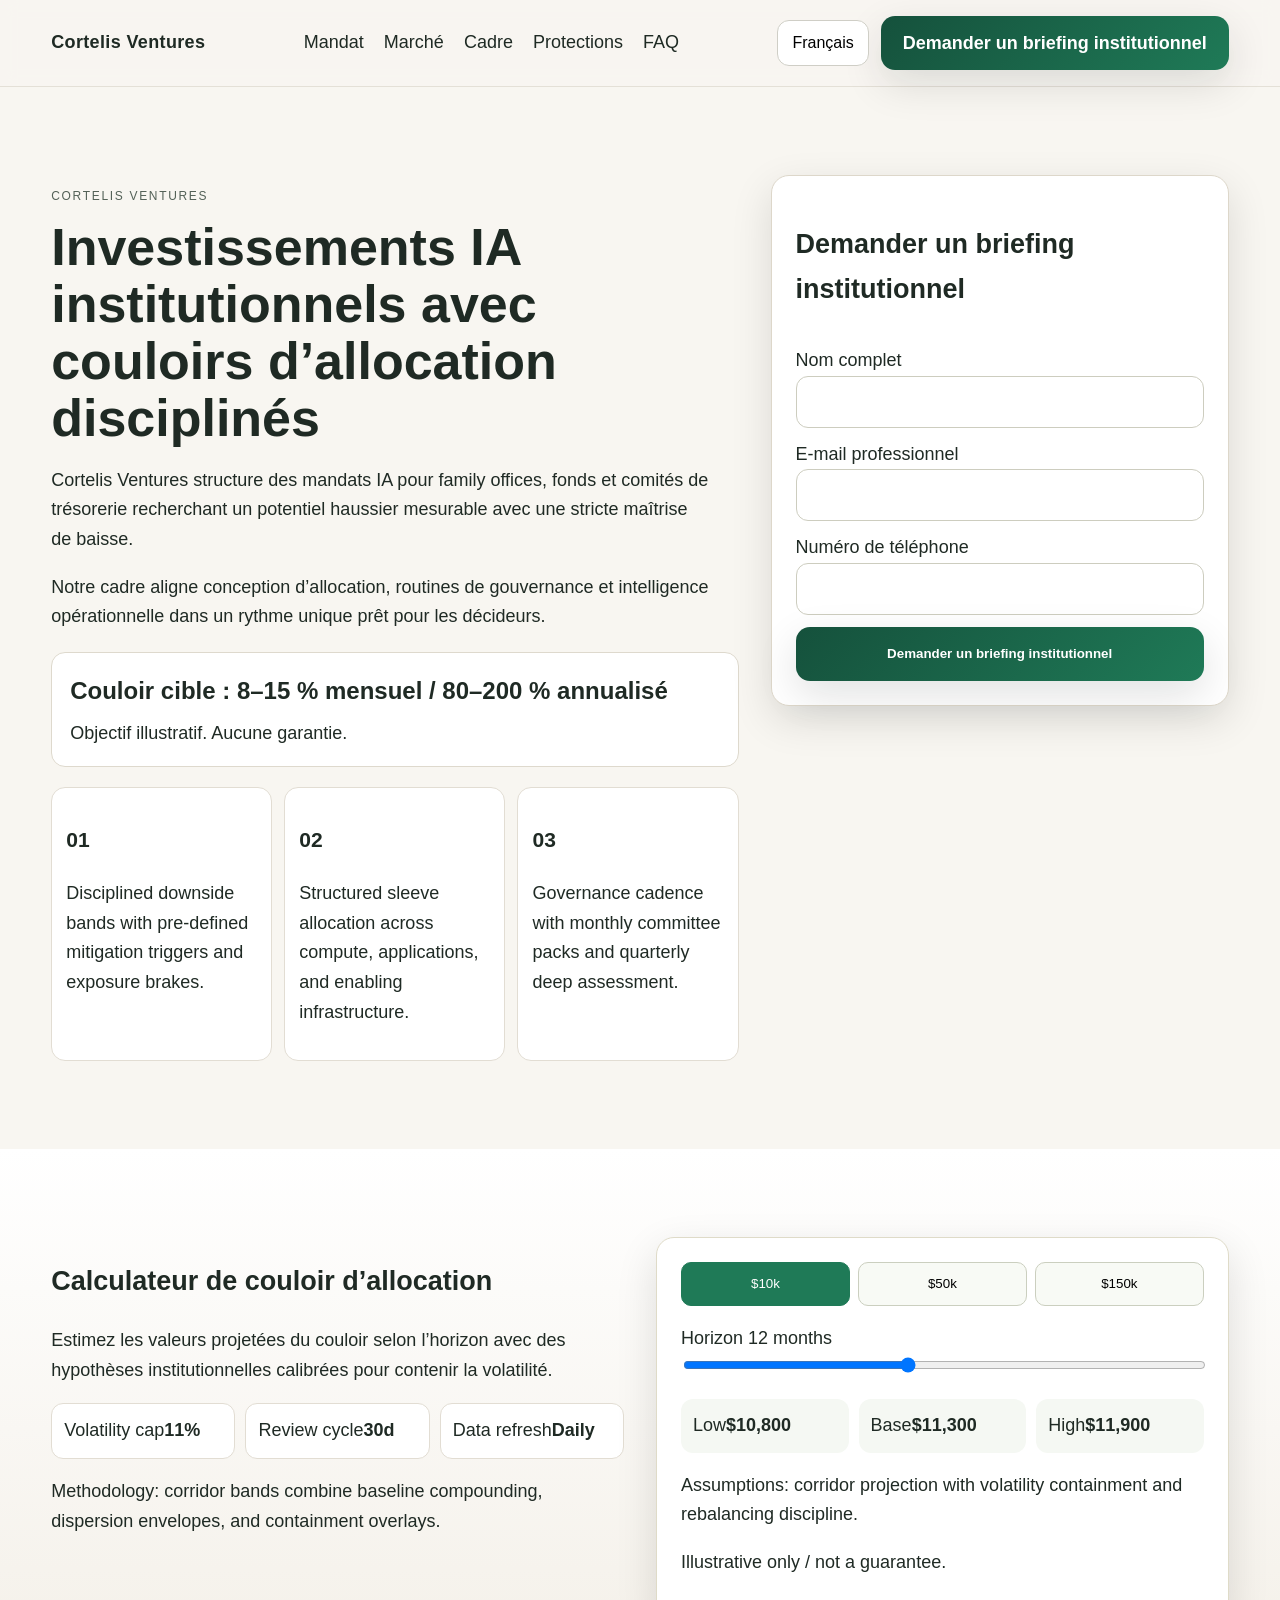
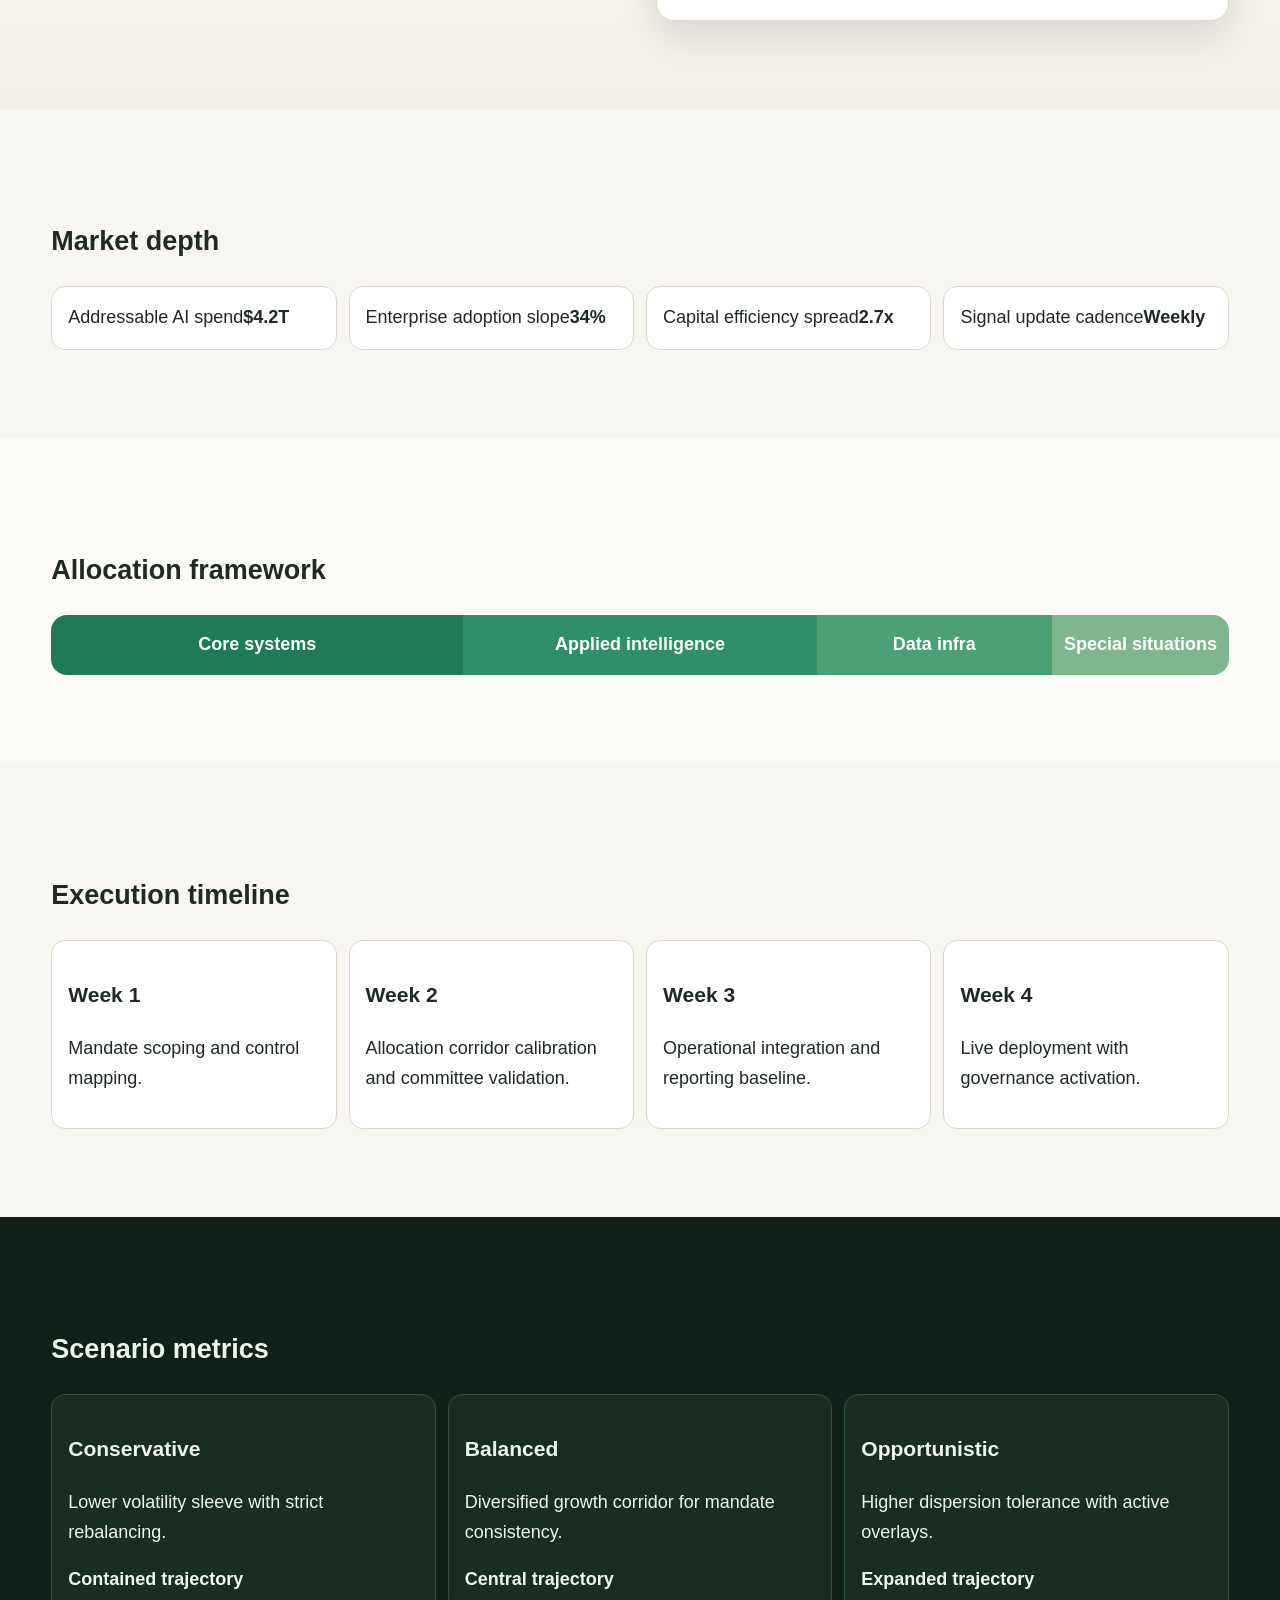
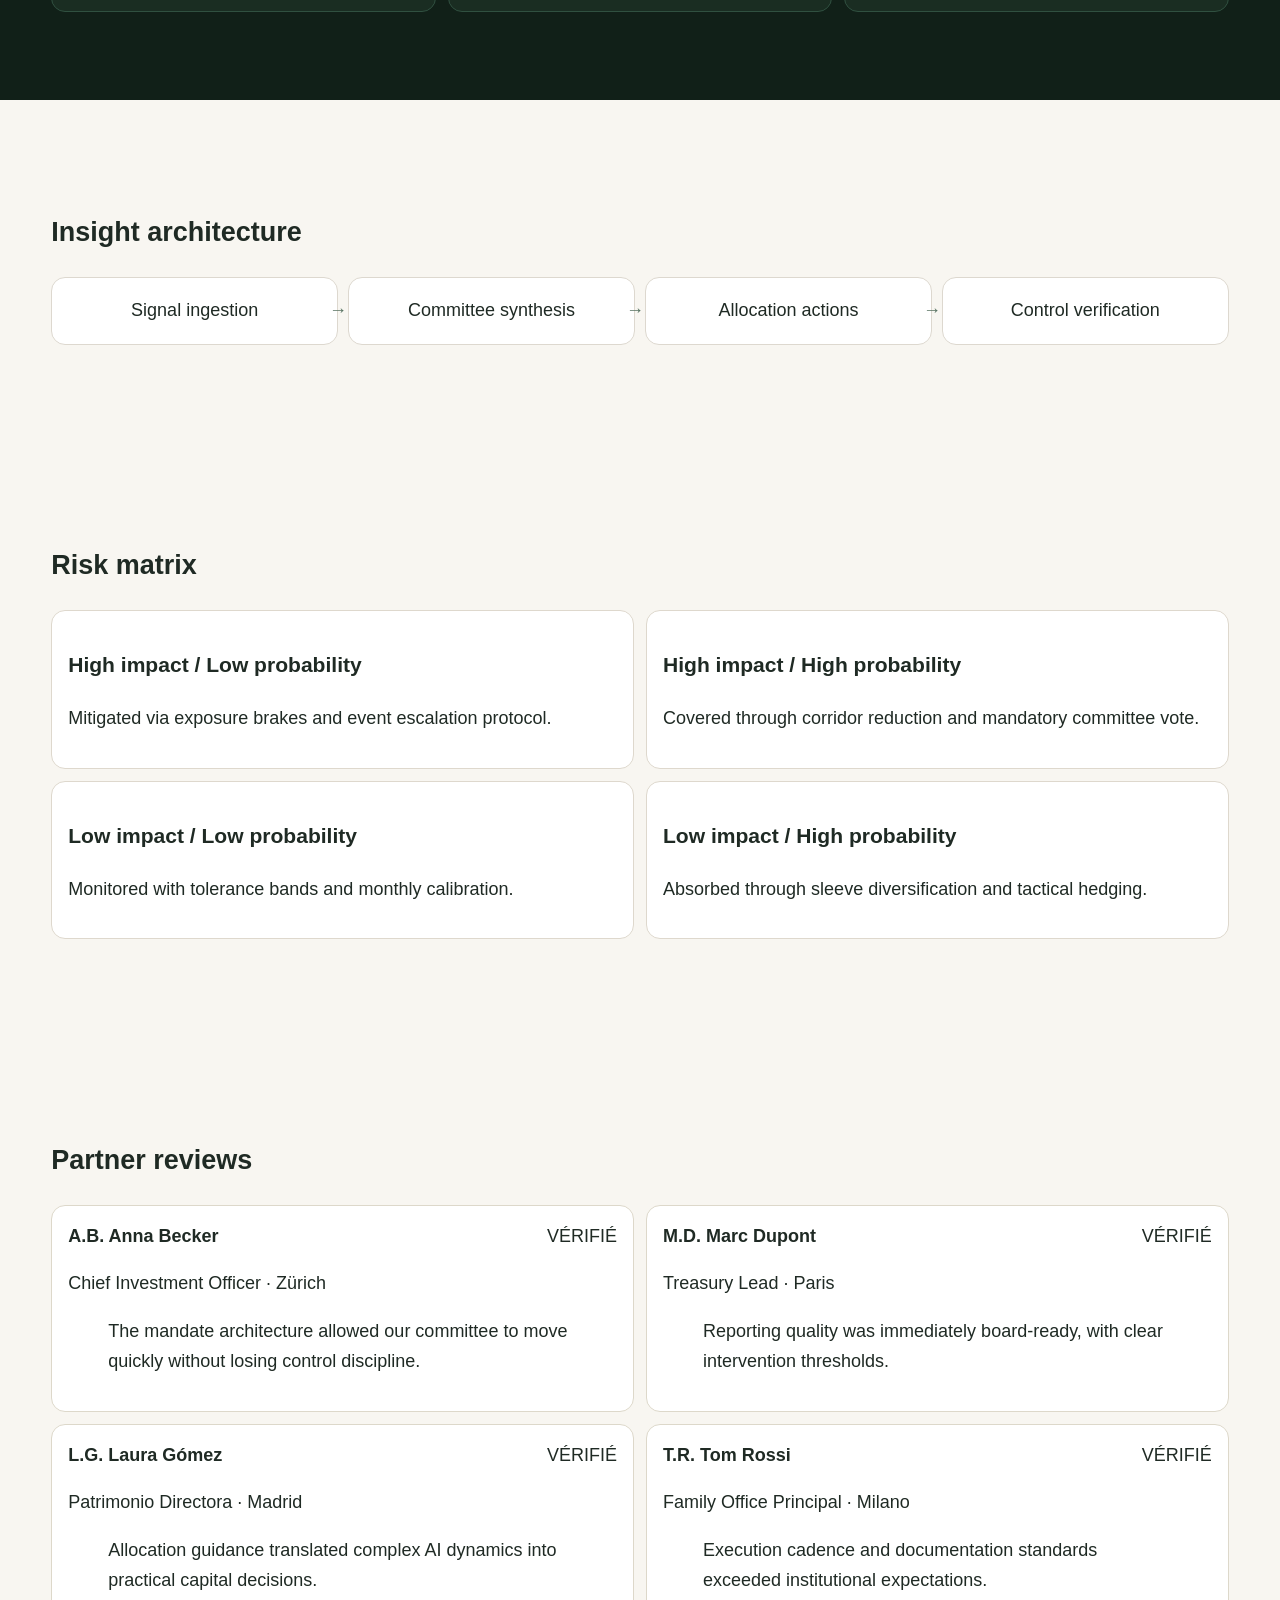
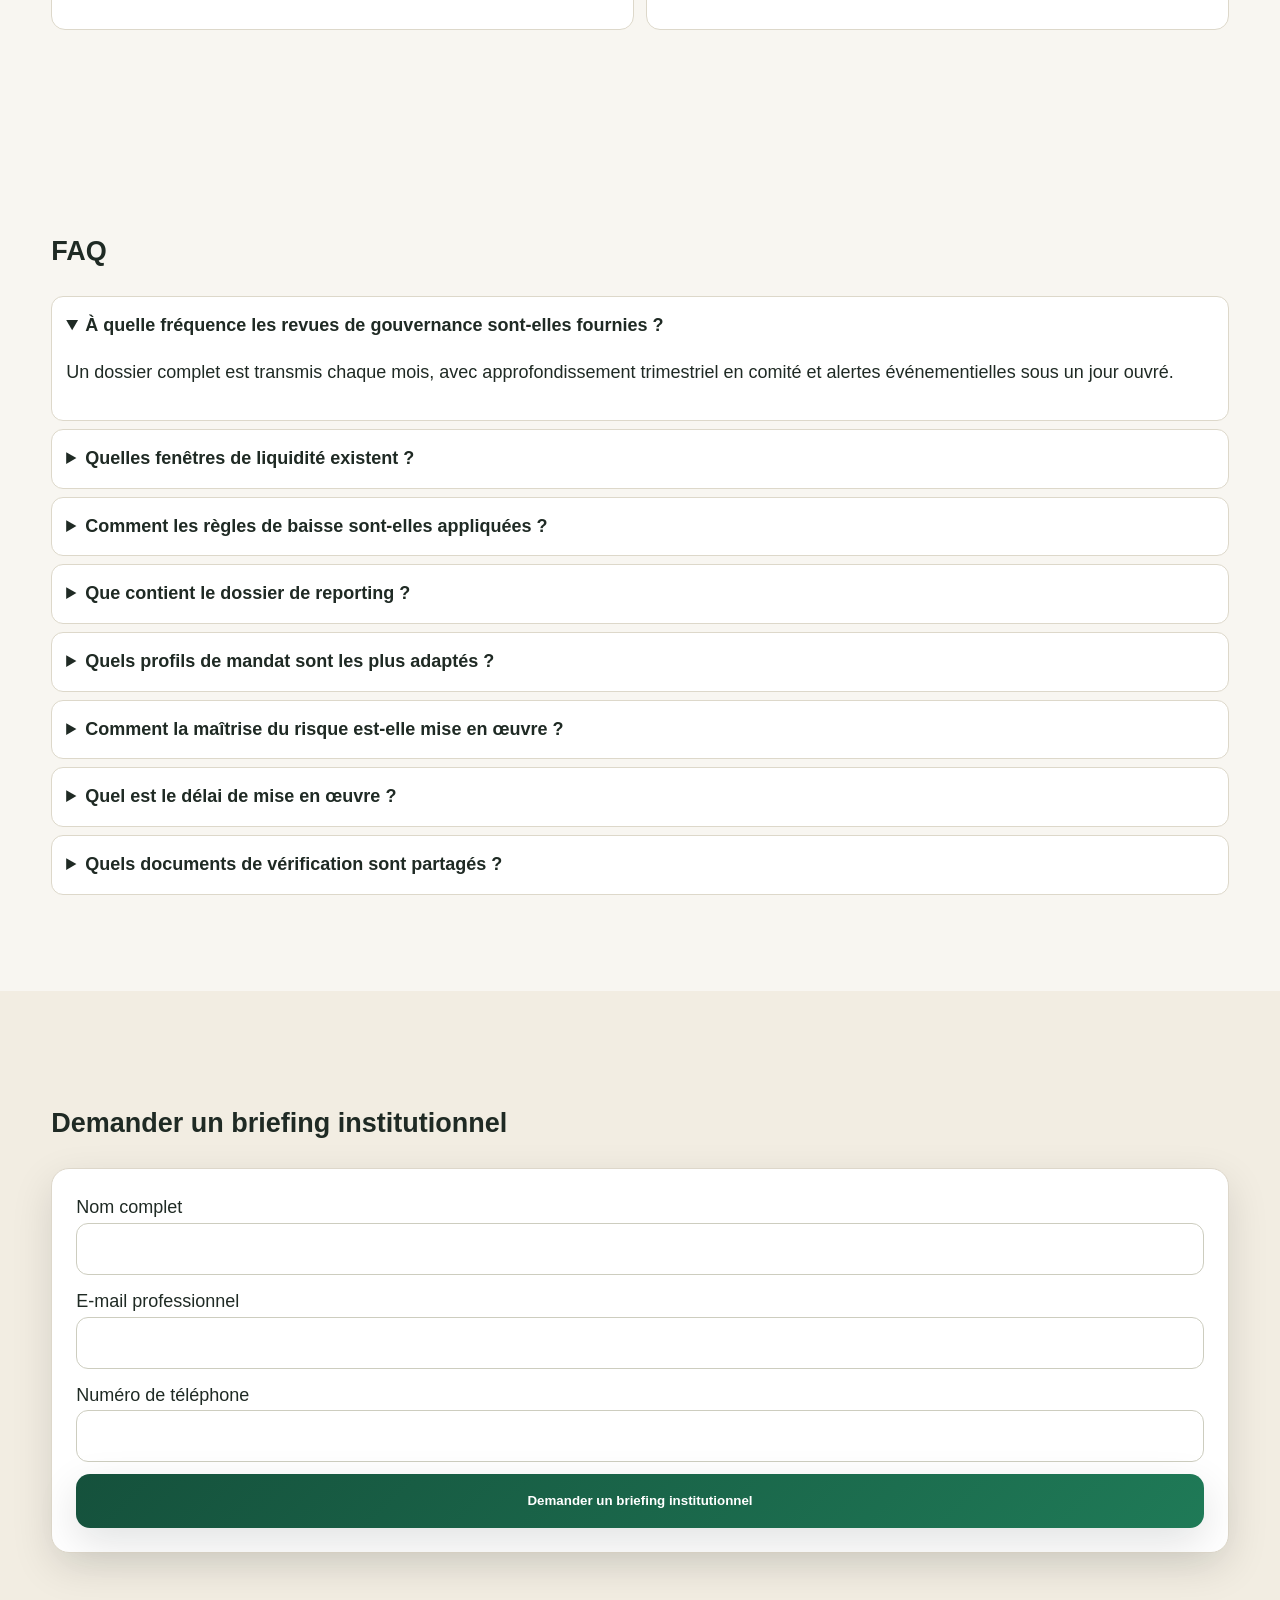
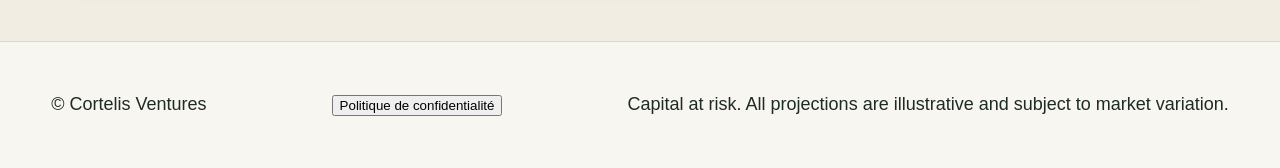
<file: fr/index.html>
<!doctype html>
<html lang="fr">
<head>
<meta charset="utf-8"><meta name="viewport" content="width=device-width, initial-scale=1">
<title>Cortelis Ventures | Investissements IA institutionnels</title>
<meta name="description" content="Plateforme institutionnelle d’investissement IA avec couloirs d’allocation disciplinés et reporting de gouvernance.">
<link rel="canonical" href="https://cortelis.ventures/fr/index.html">
<link rel="alternate" hreflang="en-US" href="https://cortelis.ventures/index.html">
<link rel="alternate" hreflang="de-DE" href="https://cortelis.ventures/de/index.html">
<link rel="alternate" hreflang="fr-FR" href="https://cortelis.ventures/fr/index.html">
<link rel="alternate" hreflang="es-ES" href="https://cortelis.ventures/es/index.html">
<link rel="alternate" hreflang="it-IT" href="https://cortelis.ventures/it/index.html">
<link rel="alternate" hreflang="tr-TR" href="https://cortelis.ventures/tr/index.html">
<link rel="alternate" hreflang="pt-PT" href="https://cortelis.ventures/pt/index.html">
<link rel="alternate" hreflang="ja-JP" href="https://cortelis.ventures/jp/index.html">
<link rel="alternate" hreflang="sk-SK" href="https://cortelis.ventures/sk/index.html">
<link rel="alternate" hreflang="nl-BE" href="https://cortelis.ventures/be/index.html">
<meta property="og:title" content="Cortelis Ventures | Investissements IA institutionnels"><meta property="og:description" content="Plateforme institutionnelle d’investissement IA avec couloirs d’allocation disciplinés et reporting de gouvernance."><meta property="og:type" content="website"><meta property="og:url" content="https://cortelis.ventures/fr/index.html">
<meta name="twitter:card" content="summary_large_image"><meta name="twitter:title" content="Cortelis Ventures | Investissements IA institutionnels"><meta name="twitter:description" content="Plateforme institutionnelle d’investissement IA avec couloirs d’allocation disciplinés et reporting de gouvernance.">
<link rel="stylesheet" href="../assets/style.css">
</head><body data-lang="fr">
<header class="site-header"><div class="brand">Cortelis Ventures</div><nav aria-label="primary"><a href="#mandat">Mandat</a><a href="#marché">Marché</a><a href="#cadre">Cadre</a><a href="#protections">Protections</a><a href="#faq">FAQ</a></nav><div class="header-right"><div class="lang-dropdown"><button class="lang-trigger" aria-expanded="false">Français</button><div class="lang-menu"><a href="../index.html" class="lang-option"><svg viewBox="0 0 60 40" aria-hidden="true"><rect width="60" height="40" fill="#012169"/><path d="M0 0l60 40M60 0L0 40" stroke="#fff" stroke-width="8"/><path d="M0 0l60 40M60 0L0 40" stroke="#C8102E" stroke-width="4"/><path d="M30 0v40M0 20h60" stroke="#fff" stroke-width="12"/><path d="M30 0v40M0 20h60" stroke="#C8102E" stroke-width="7"/></svg><span>English</span></a>
<a href="../de/index.html" class="lang-option"><svg viewBox="0 0 60 40" aria-hidden="true"><rect width="60" height="13.33" fill="#000"/><rect y="13.33" width="60" height="13.33" fill="#DD0000"/><rect y="26.66" width="60" height="13.34" fill="#FFCE00"/></svg><span>Deutsch</span></a>
<a href="../fr/index.html" class="lang-option"><svg viewBox="0 0 60 40" aria-hidden="true"><rect width="20" height="40" fill="#0055A4"/><rect x="20" width="20" height="40" fill="#fff"/><rect x="40" width="20" height="40" fill="#EF4135"/></svg><span>Français</span></a>
<a href="../es/index.html" class="lang-option"><svg viewBox="0 0 60 40" aria-hidden="true"><rect width="60" height="40" fill="#AA151B"/><rect y="10" width="60" height="20" fill="#F1BF00"/></svg><span>Español</span></a>
<a href="../it/index.html" class="lang-option"><svg viewBox="0 0 60 40" aria-hidden="true"><rect width="20" height="40" fill="#009246"/><rect x="20" width="20" height="40" fill="#fff"/><rect x="40" width="20" height="40" fill="#CE2B37"/></svg><span>Italiano</span></a>
<a href="../tr/index.html" class="lang-option"><svg viewBox="0 0 60 40" aria-hidden="true"><rect width="60" height="40" fill="#E30A17"/><circle cx="25" cy="20" r="9" fill="#fff"/><circle cx="28" cy="20" r="7" fill="#E30A17"/><polygon points="36,20 42,22.5 39,17.5 39,22.5 42,17.5" fill="#fff"/></svg><span>Türkçe</span></a>
<a href="../pt/index.html" class="lang-option"><svg viewBox="0 0 60 40" aria-hidden="true"><rect width="24" height="40" fill="#006600"/><rect x="24" width="36" height="40" fill="#FF0000"/><circle cx="24" cy="20" r="6" fill="#FFCC00"/></svg><span>Português</span></a>
<a href="../jp/index.html" class="lang-option"><svg viewBox="0 0 60 40" aria-hidden="true"><rect width="60" height="40" fill="#fff"/><circle cx="30" cy="20" r="10" fill="#BC002D"/></svg><span>日本語</span></a>
<a href="../sk/index.html" class="lang-option"><svg viewBox="0 0 60 40" aria-hidden="true"><rect width="60" height="13.33" fill="#fff"/><rect y="13.33" width="60" height="13.33" fill="#0B4EA2"/><rect y="26.66" width="60" height="13.34" fill="#EE1C25"/></svg><span>Slovenčina</span></a>
<a href="../be/index.html" class="lang-option"><svg viewBox="0 0 60 40" aria-hidden="true"><rect width="20" height="40" fill="#000"/><rect x="20" width="20" height="40" fill="#FFD90C"/><rect x="40" width="20" height="40" fill="#EF3340"/></svg><span>Nederlands</span></a></div></div><a class="btn-primary" href="#final">Demander un briefing institutionnel</a><button class="burger" aria-expanded="false" aria-label="menu"><span></span><span></span><span></span></button></div></header>
<div class="mobile-drawer" aria-hidden="true"><div class="drawer-panel"><button class="drawer-close" aria-label="close">×</button><nav><a href="#mandat">Mandat</a><a href="#marché">Marché</a><a href="#cadre">Cadre</a><a href="#protections">Protections</a><a href="#faq">FAQ</a></nav><div class="drawer-langs"><a href="../index.html" class="lang-option"><svg viewBox="0 0 60 40" aria-hidden="true"><rect width="60" height="40" fill="#012169"/><path d="M0 0l60 40M60 0L0 40" stroke="#fff" stroke-width="8"/><path d="M0 0l60 40M60 0L0 40" stroke="#C8102E" stroke-width="4"/><path d="M30 0v40M0 20h60" stroke="#fff" stroke-width="12"/><path d="M30 0v40M0 20h60" stroke="#C8102E" stroke-width="7"/></svg><span>English</span></a>
<a href="../de/index.html" class="lang-option"><svg viewBox="0 0 60 40" aria-hidden="true"><rect width="60" height="13.33" fill="#000"/><rect y="13.33" width="60" height="13.33" fill="#DD0000"/><rect y="26.66" width="60" height="13.34" fill="#FFCE00"/></svg><span>Deutsch</span></a>
<a href="../fr/index.html" class="lang-option"><svg viewBox="0 0 60 40" aria-hidden="true"><rect width="20" height="40" fill="#0055A4"/><rect x="20" width="20" height="40" fill="#fff"/><rect x="40" width="20" height="40" fill="#EF4135"/></svg><span>Français</span></a>
<a href="../es/index.html" class="lang-option"><svg viewBox="0 0 60 40" aria-hidden="true"><rect width="60" height="40" fill="#AA151B"/><rect y="10" width="60" height="20" fill="#F1BF00"/></svg><span>Español</span></a>
<a href="../it/index.html" class="lang-option"><svg viewBox="0 0 60 40" aria-hidden="true"><rect width="20" height="40" fill="#009246"/><rect x="20" width="20" height="40" fill="#fff"/><rect x="40" width="20" height="40" fill="#CE2B37"/></svg><span>Italiano</span></a>
<a href="../tr/index.html" class="lang-option"><svg viewBox="0 0 60 40" aria-hidden="true"><rect width="60" height="40" fill="#E30A17"/><circle cx="25" cy="20" r="9" fill="#fff"/><circle cx="28" cy="20" r="7" fill="#E30A17"/><polygon points="36,20 42,22.5 39,17.5 39,22.5 42,17.5" fill="#fff"/></svg><span>Türkçe</span></a>
<a href="../pt/index.html" class="lang-option"><svg viewBox="0 0 60 40" aria-hidden="true"><rect width="24" height="40" fill="#006600"/><rect x="24" width="36" height="40" fill="#FF0000"/><circle cx="24" cy="20" r="6" fill="#FFCC00"/></svg><span>Português</span></a>
<a href="../jp/index.html" class="lang-option"><svg viewBox="0 0 60 40" aria-hidden="true"><rect width="60" height="40" fill="#fff"/><circle cx="30" cy="20" r="10" fill="#BC002D"/></svg><span>日本語</span></a>
<a href="../sk/index.html" class="lang-option"><svg viewBox="0 0 60 40" aria-hidden="true"><rect width="60" height="13.33" fill="#fff"/><rect y="13.33" width="60" height="13.33" fill="#0B4EA2"/><rect y="26.66" width="60" height="13.34" fill="#EE1C25"/></svg><span>Slovenčina</span></a>
<a href="../be/index.html" class="lang-option"><svg viewBox="0 0 60 40" aria-hidden="true"><rect width="20" height="40" fill="#000"/><rect x="20" width="20" height="40" fill="#FFD90C"/><rect x="40" width="20" height="40" fill="#EF3340"/></svg><span>Nederlands</span></a></div><a class="btn-primary" href="#final">Demander un briefing institutionnel</a></div></div>
<main>

<section class="hero section" id="top">
<div class="container hero-grid">
<div>
<p class="eyebrow">Cortelis Ventures</p>
<h1>Investissements IA institutionnels avec couloirs d’allocation disciplinés</h1>
<p>Cortelis Ventures structure des mandats IA pour family offices, fonds et comités de trésorerie recherchant un potentiel haussier mesurable avec une stricte maîtrise de baisse.</p>
<p>Notre cadre aligne conception d’allocation, routines de gouvernance et intelligence opérationnelle dans un rythme unique prêt pour les décideurs.</p>
<div class="return-module"><strong>Couloir cible : 8–15 % mensuel / 80–200 % annualisé</strong><span>Objectif illustratif. Aucune garantie.</span></div>
<div class="hero-cards">
<article><h3>01</h3><p>Disciplined downside bands with pre-defined mitigation triggers and exposure brakes.</p></article>
<article><h3>02</h3><p>Structured sleeve allocation across compute, applications, and enabling infrastructure.</p></article>
<article><h3>03</h3><p>Governance cadence with monthly committee packs and quarterly deep assessment.</p></article>
</div></div>
<div><form class="lead-form" aria-label="lead form"><h2>Demander un briefing institutionnel</h2><label>Nom complet<input required type="text" name="name"/></label><label>E-mail professionnel<input required type="email" name="email"/></label><label>Numéro de téléphone<input required type="tel" name="phone"/></label><button class="btn-primary" type="submit">Demander un briefing institutionnel</button></form></div>
</div></section>
<section class="section calc-wrap" id="calc"><div class="container calc-grid"><div><h2>Calculateur de couloir d’allocation</h2><p>Estimez les valeurs projetées du couloir selon l’horizon avec des hypothèses institutionnelles calibrées pour contenir la volatilité.</p><div class="mini-kpis"><div><span>Volatility cap</span><strong>11%</strong></div><div><span>Review cycle</span><strong>30d</strong></div><div><span>Data refresh</span><strong>Daily</strong></div></div><p class="method">Methodology: corridor bands combine baseline compounding, dispersion envelopes, and containment overlays.</p></div><div class="calc-card"><div class="segmented" role="tablist"><button data-amount="10000" class="is-active">$10k</button><button data-amount="50000">$50k</button><button data-amount="150000">$150k</button></div><label class="slider-label">Horizon <span data-months>12</span> months<input type="range" min="3" max="24" value="12" data-slider/></label><div class="outputs"><div><span>Low</span><strong data-low></strong></div><div><span>Base</span><strong data-base></strong></div><div><span>High</span><strong data-high></strong></div></div><p class="assumption">Assumptions: corridor projection with volatility containment and rebalancing discipline.</p><p class="calc-disclaimer">Illustrative only / not a guarantee.</p></div></div></div></section>
<section class="section"><div class="container"><h2>Market depth</h2><div class="kpi-panel"><div><span>Addressable AI spend</span><strong>$4.2T</strong></div><div><span>Enterprise adoption slope</span><strong>34%</strong></div><div><span>Capital efficiency spread</span><strong>2.7x</strong></div><div><span>Signal update cadence</span><strong>Weekly</strong></div></div></div></section>
<section class="section light"><div class="container"><h2>Allocation framework</h2><div class="stacked-bar"><div style="--w:35%">Core systems</div><div style="--w:30%">Applied intelligence</div><div style="--w:20%">Data infra</div><div style="--w:15%">Special situations</div></div></div></section>
<section class="section"><div class="container"><h2>Execution timeline</h2><div class="timeline"><article><h3>Week 1</h3><p>Mandate scoping and control mapping.</p></article><article><h3>Week 2</h3><p>Allocation corridor calibration and committee validation.</p></article><article><h3>Week 3</h3><p>Operational integration and reporting baseline.</p></article><article><h3>Week 4</h3><p>Live deployment with governance activation.</p></article></div></div></section>
<section class="section dark"><div class="container"><h2>Scenario metrics</h2><div class="scenario-columns"><article><h3>Conservative</h3><p>Lower volatility sleeve with strict rebalancing.</p><strong>Contained trajectory</strong></article><article><h3>Balanced</h3><p>Diversified growth corridor for mandate consistency.</p><strong>Central trajectory</strong></article><article><h3>Opportunistic</h3><p>Higher dispersion tolerance with active overlays.</p><strong>Expanded trajectory</strong></article></div></div></section>
<section class="section"><div class="container"><h2>Insight architecture</h2><div class="flow-diagram"><div>Signal ingestion</div><div>Committee synthesis</div><div>Allocation actions</div><div>Control verification</div></div></div></section>
<section class="section"><div class="container"><h2>Risk matrix</h2><div class="risk-matrix"><div><h3>High impact / Low probability</h3><p>Mitigated via exposure brakes and event escalation protocol.</p></div><div><h3>High impact / High probability</h3><p>Covered through corridor reduction and mandatory committee vote.</p></div><div><h3>Low impact / Low probability</h3><p>Monitored with tolerance bands and monthly calibration.</p></div><div><h3>Low impact / High probability</h3><p>Absorbed through sleeve diversification and tactical hedging.</p></div></div></div></section>
<section class="section"><div class="container"><h2>Partner reviews</h2><div class="reviews"><article><div class="rev-head"><strong>A.B. Anna Becker</strong><span>VÉRIFIÉ</span></div><p class="rev-role">Chief Investment Officer · Zürich</p><blockquote>The mandate architecture allowed our committee to move quickly without losing control discipline.</blockquote></article><article><div class="rev-head"><strong>M.D. Marc Dupont</strong><span>VÉRIFIÉ</span></div><p class="rev-role">Treasury Lead · Paris</p><blockquote>Reporting quality was immediately board-ready, with clear intervention thresholds.</blockquote></article><article><div class="rev-head"><strong>L.G. Laura Gómez</strong><span>VÉRIFIÉ</span></div><p class="rev-role">Patrimonio Directora · Madrid</p><blockquote>Allocation guidance translated complex AI dynamics into practical capital decisions.</blockquote></article><article><div class="rev-head"><strong>T.R. Tom Rossi</strong><span>VÉRIFIÉ</span></div><p class="rev-role">Family Office Principal · Milano</p><blockquote>Execution cadence and documentation standards exceeded institutional expectations.</blockquote></article></div></div></section>
<section class="section"><div class="container"><h2>FAQ</h2><div class="faq"><details open><summary>À quelle fréquence les revues de gouvernance sont-elles fournies ?</summary><p>Un dossier complet est transmis chaque mois, avec approfondissement trimestriel en comité et alertes événementielles sous un jour ouvré.</p></details><details ><summary>Quelles fenêtres de liquidité existent ?</summary><p>Les fenêtres standards sont mensuelles avec préavis; des fenêtres sur mesure sont définies au lancement du mandat.</p></details><details ><summary>Comment les règles de baisse sont-elles appliquées ?</summary><p>Des freins d’exposition et plafonds de variance sont codifiés avant exécution; tout dépassement déclenche une réduction immédiate.</p></details><details ><summary>Que contient le dossier de reporting ?</summary><p>Vous recevez attribution, analyse de dérive d’allocation, notes de scénarios et journaux de contrôle pour comités et audit.</p></details><details ><summary>Quels profils de mandat sont les plus adaptés ?</summary><p>Le cadre convient aux institutions recherchant un potentiel mesuré sur la chaîne de valeur IA avec discipline de risque.</p></details><details ><summary>Comment la maîtrise du risque est-elle mise en œuvre ?</summary><p>La maîtrise combine dimensionnement du couloir, diversification des poches et suivi actif de stress avec seuils d’intervention.</p></details><details ><summary>Quel est le délai de mise en œuvre ?</summary><p>La mise en place prend généralement deux à quatre semaines, incluant vérifications, cartographie des contrôles et alignement des rapports.</p></details><details ><summary>Quels documents de vérification sont partagés ?</summary><p>La salle documentaire inclut manuels de gouvernance, notes méthodologiques, guides opérationnels et dossiers historiques anonymisés.</p></details></div></div></section>
<section class="section final-cta"><div class="container"><h2>Demander un briefing institutionnel</h2><form class="lead-form" aria-label="final form"><label>Nom complet<input required type="text" name="name"/></label><label>E-mail professionnel<input required type="email" name="email"/></label><label>Numéro de téléphone<input required type="tel" name="phone"/></label><button class="btn-primary" type="submit">Demander un briefing institutionnel</button></form></div></section>

</main>
<footer class="site-footer" id="final"><p>© Cortelis Ventures</p><button class="privacy-open">Politique de confidentialité</button><p class="disc">Capital at risk. All projections are illustrative and subject to market variation.</p></footer>
<div class="privacy-modal" aria-hidden="true" role="dialog" aria-modal="true"><div class="privacy-card"><button class="privacy-x" aria-label="close">×</button><h2>Politique de confidentialité</h2><h3>Data collection</h3><p>We process submitted contact details to answer institutional briefing requests and maintain governance-grade communication logs.</p><h3>Legal basis</h3><p>Processing relies on legitimate interest and pre-contractual exchange with authorized representatives.</p><h3>Retention</h3><p>Records are stored under strict access controls and reviewed periodically for minimization.</p><h3>Data rights</h3><p>Authorized contacts may request access, rectification, limitation, portability, or deletion through compliance channels.</p><button class="privacy-close">Fermer</button></div></div>
<script type="application/ld+json">{"@context": "https://schema.org", "@type": "Organization", "name": "Cortelis Ventures", "url": "https://cortelis.ventures", "sameAs": []}</script>
<script type="application/ld+json">{"@context": "https://schema.org", "@type": "WebSite", "name": "Cortelis Ventures", "url": "https://cortelis.ventures"}</script>
<script type="application/ld+json">{"@context": "https://schema.org", "@type": "FAQPage", "mainEntity": [{"@type": "Question", "name": "À quelle fréquence les revues de gouvernance sont-elles fournies ?", "acceptedAnswer": {"@type": "Answer", "text": "Un dossier complet est transmis chaque mois, avec approfondissement trimestriel en comité et alertes événementielles sous un jour ouvré."}}, {"@type": "Question", "name": "Quelles fenêtres de liquidité existent ?", "acceptedAnswer": {"@type": "Answer", "text": "Les fenêtres standards sont mensuelles avec préavis; des fenêtres sur mesure sont définies au lancement du mandat."}}, {"@type": "Question", "name": "Comment les règles de baisse sont-elles appliquées ?", "acceptedAnswer": {"@type": "Answer", "text": "Des freins d’exposition et plafonds de variance sont codifiés avant exécution; tout dépassement déclenche une réduction immédiate."}}, {"@type": "Question", "name": "Que contient le dossier de reporting ?", "acceptedAnswer": {"@type": "Answer", "text": "Vous recevez attribution, analyse de dérive d’allocation, notes de scénarios et journaux de contrôle pour comités et audit."}}, {"@type": "Question", "name": "Quels profils de mandat sont les plus adaptés ?", "acceptedAnswer": {"@type": "Answer", "text": "Le cadre convient aux institutions recherchant un potentiel mesuré sur la chaîne de valeur IA avec discipline de risque."}}, {"@type": "Question", "name": "Comment la maîtrise du risque est-elle mise en œuvre ?", "acceptedAnswer": {"@type": "Answer", "text": "La maîtrise combine dimensionnement du couloir, diversification des poches et suivi actif de stress avec seuils d’intervention."}}, {"@type": "Question", "name": "Quel est le délai de mise en œuvre ?", "acceptedAnswer": {"@type": "Answer", "text": "La mise en place prend généralement deux à quatre semaines, incluant vérifications, cartographie des contrôles et alignement des rapports."}}, {"@type": "Question", "name": "Quels documents de vérification sont partagés ?", "acceptedAnswer": {"@type": "Answer", "text": "La salle documentaire inclut manuels de gouvernance, notes méthodologiques, guides opérationnels et dossiers historiques anonymisés."}}]}</script>
<script type="application/ld+json">{"@context": "https://schema.org", "@type": "Review", "itemReviewed": {"@type": "Organization", "name": "Cortelis Ventures"}, "reviewRating": {"@type": "Rating", "ratingValue": "5"}, "author": {"@type": "Person", "name": "Advisory Partner"}}</script>
<script defer src="../assets/app.js"></script></body></html>
</file>
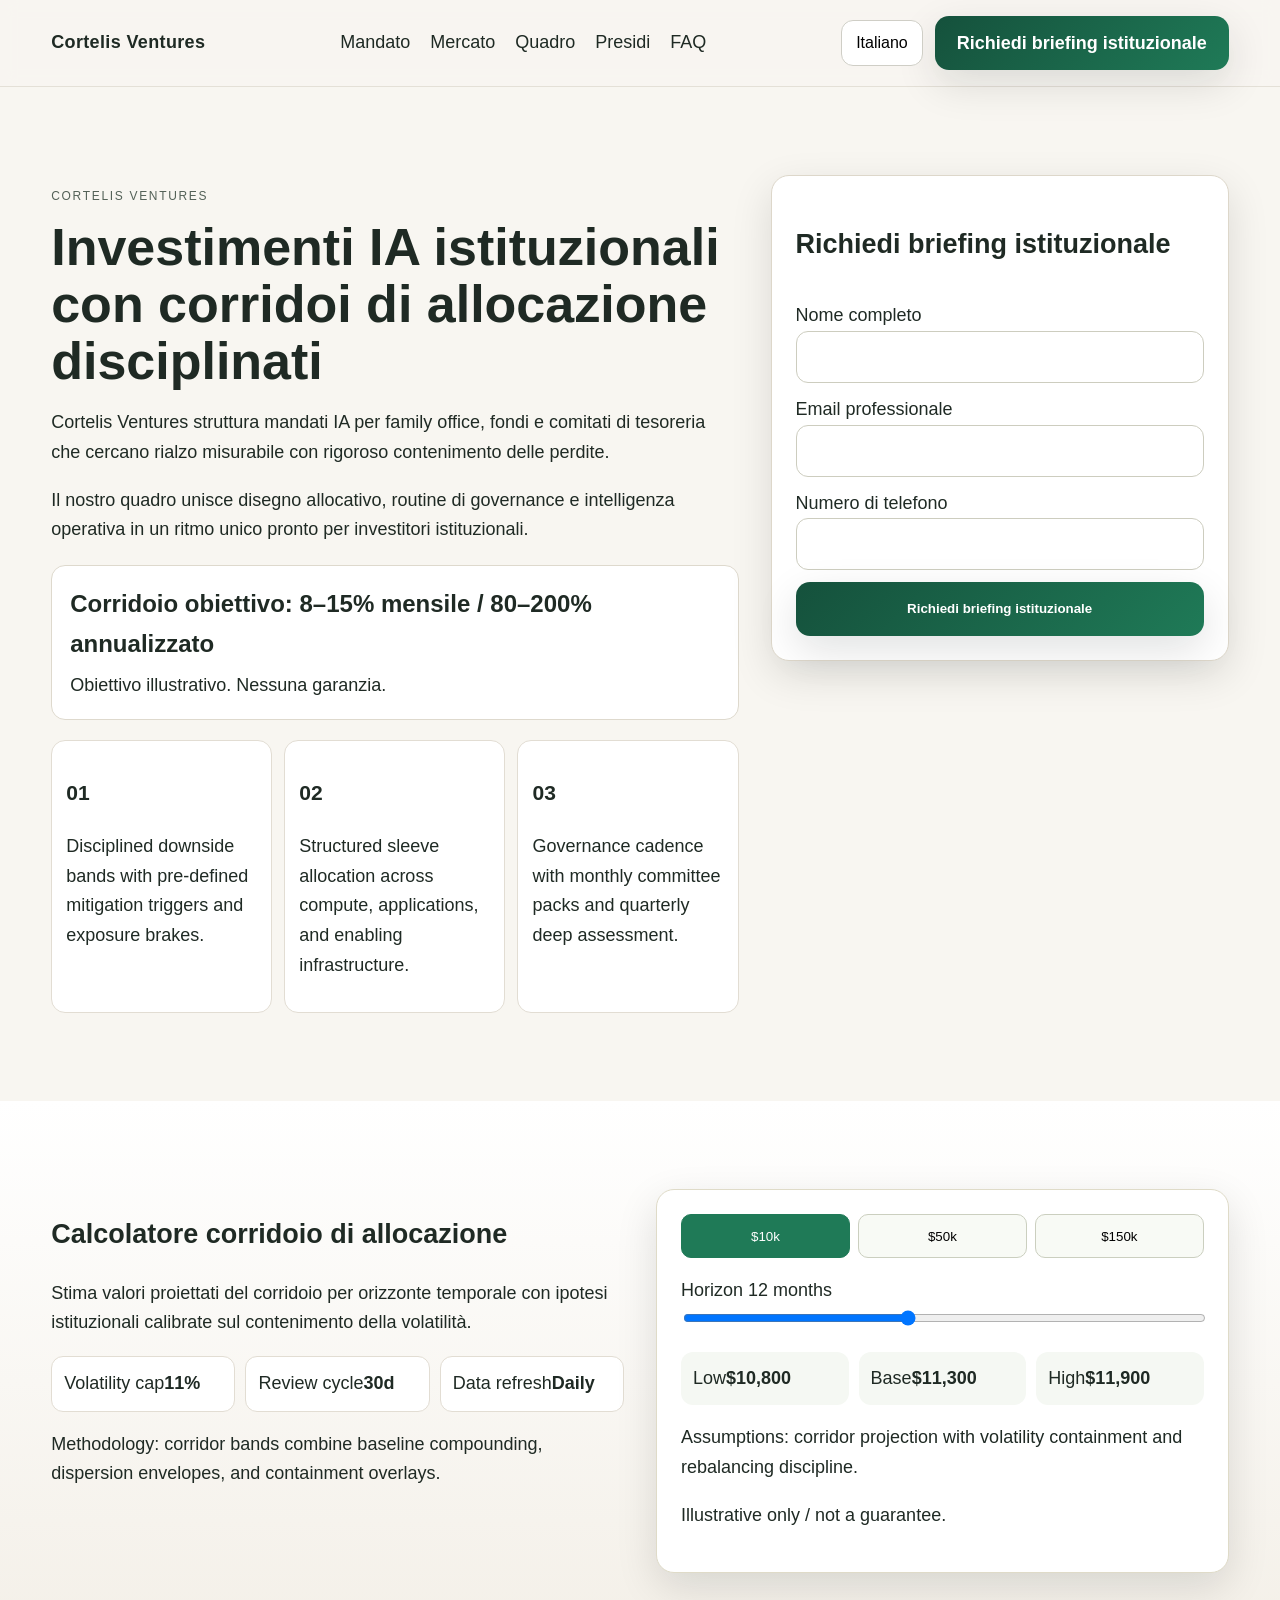
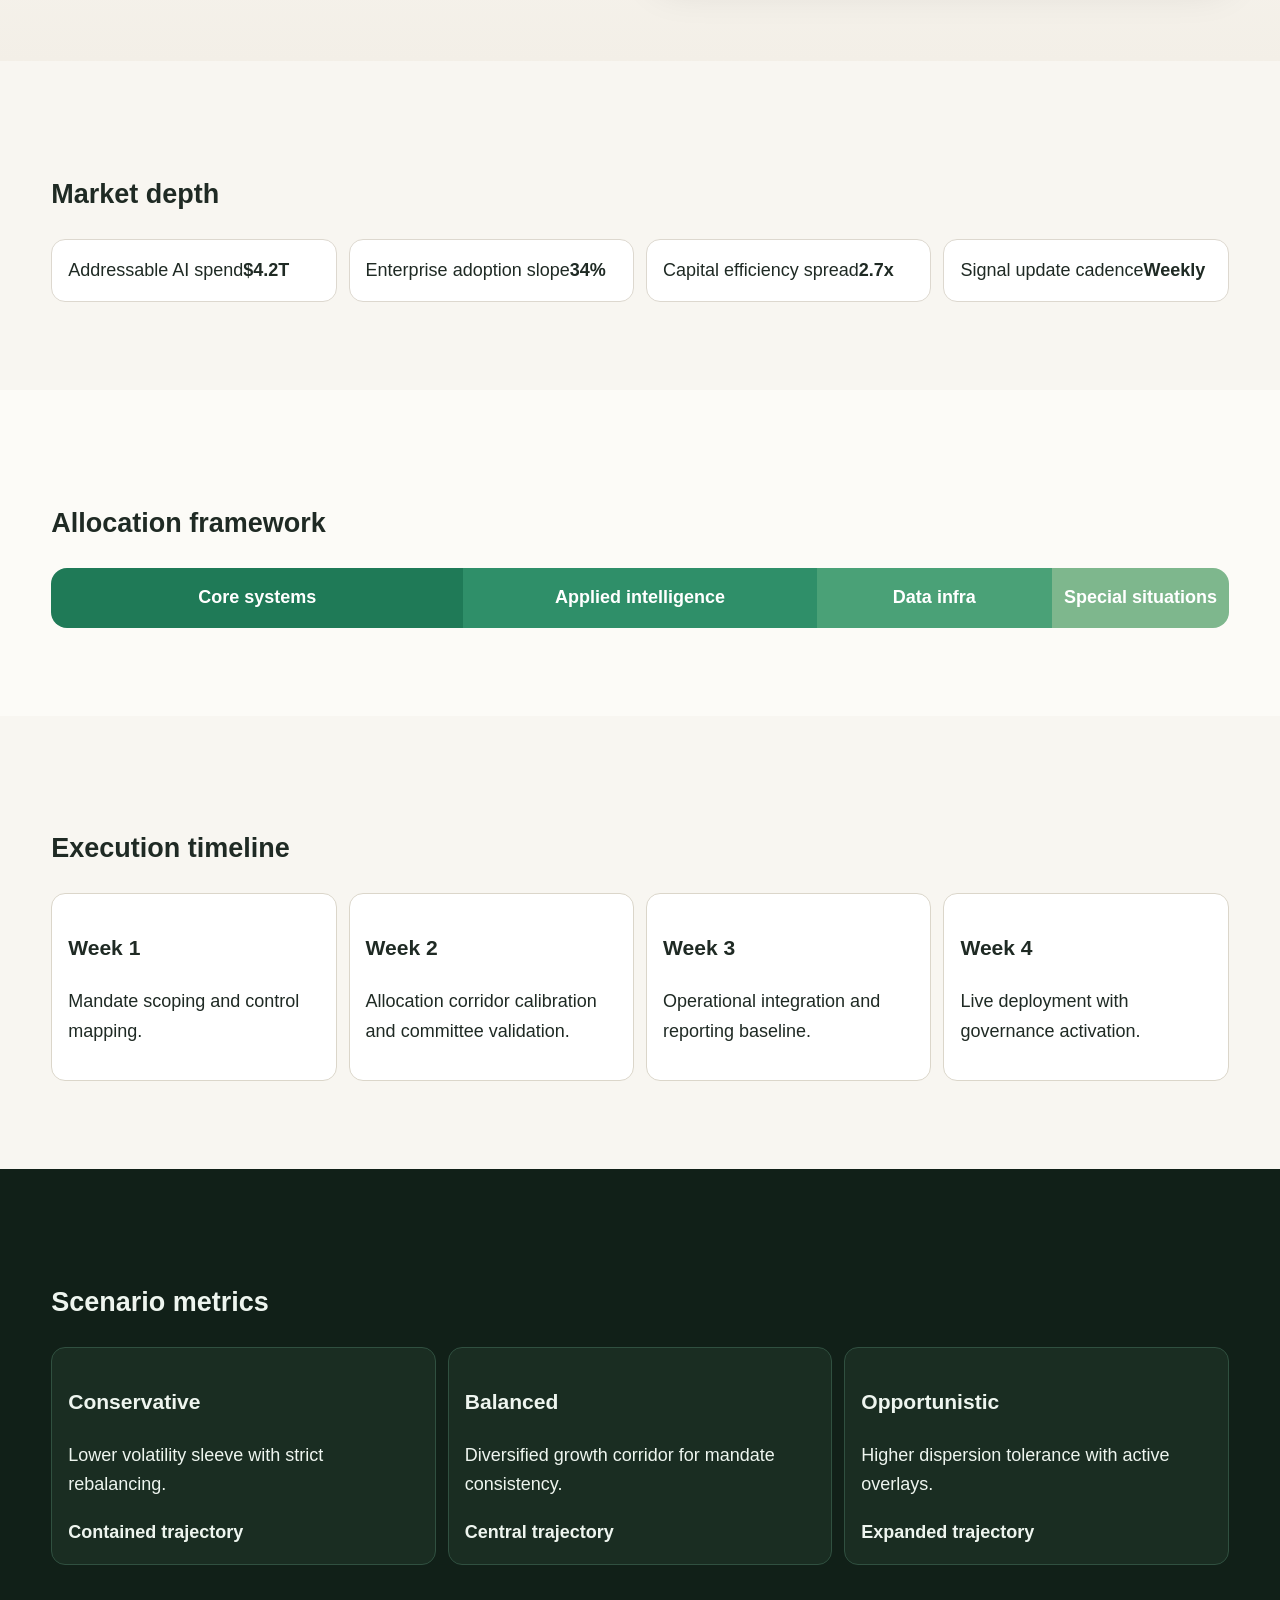
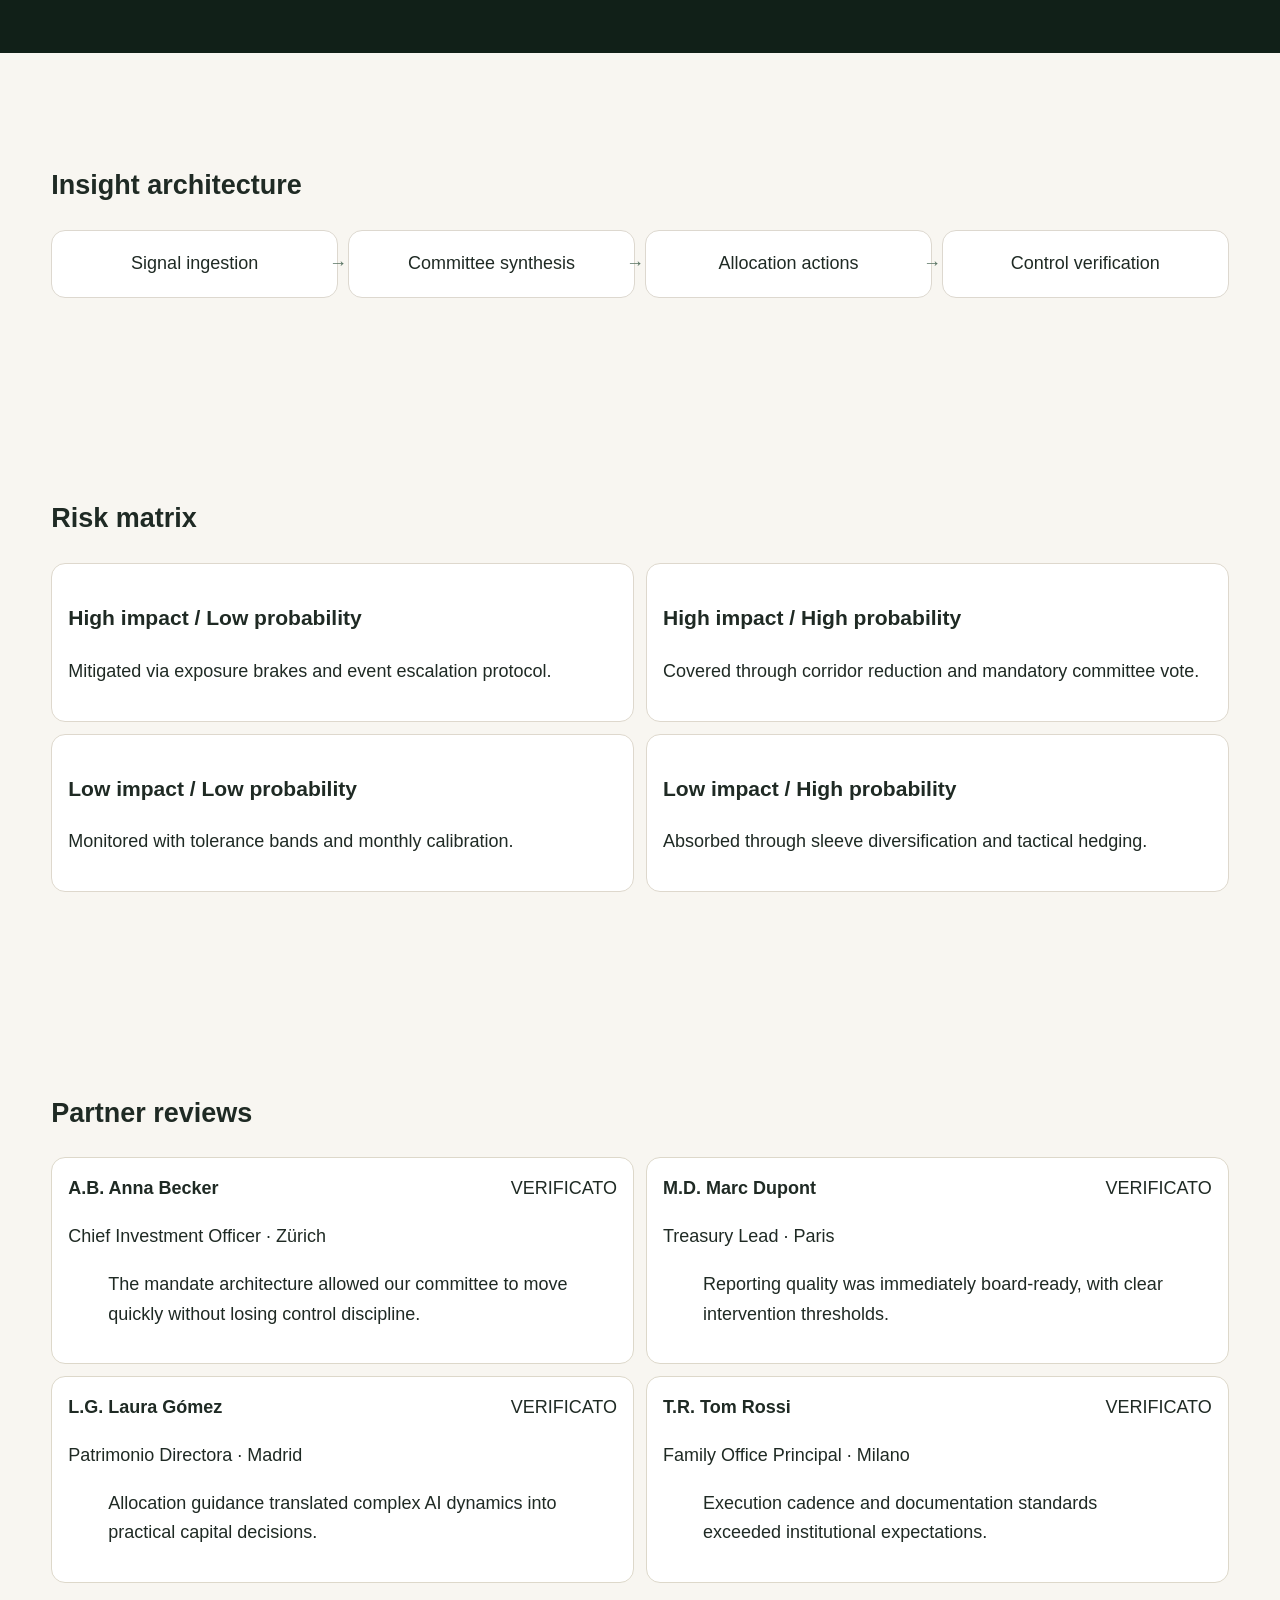
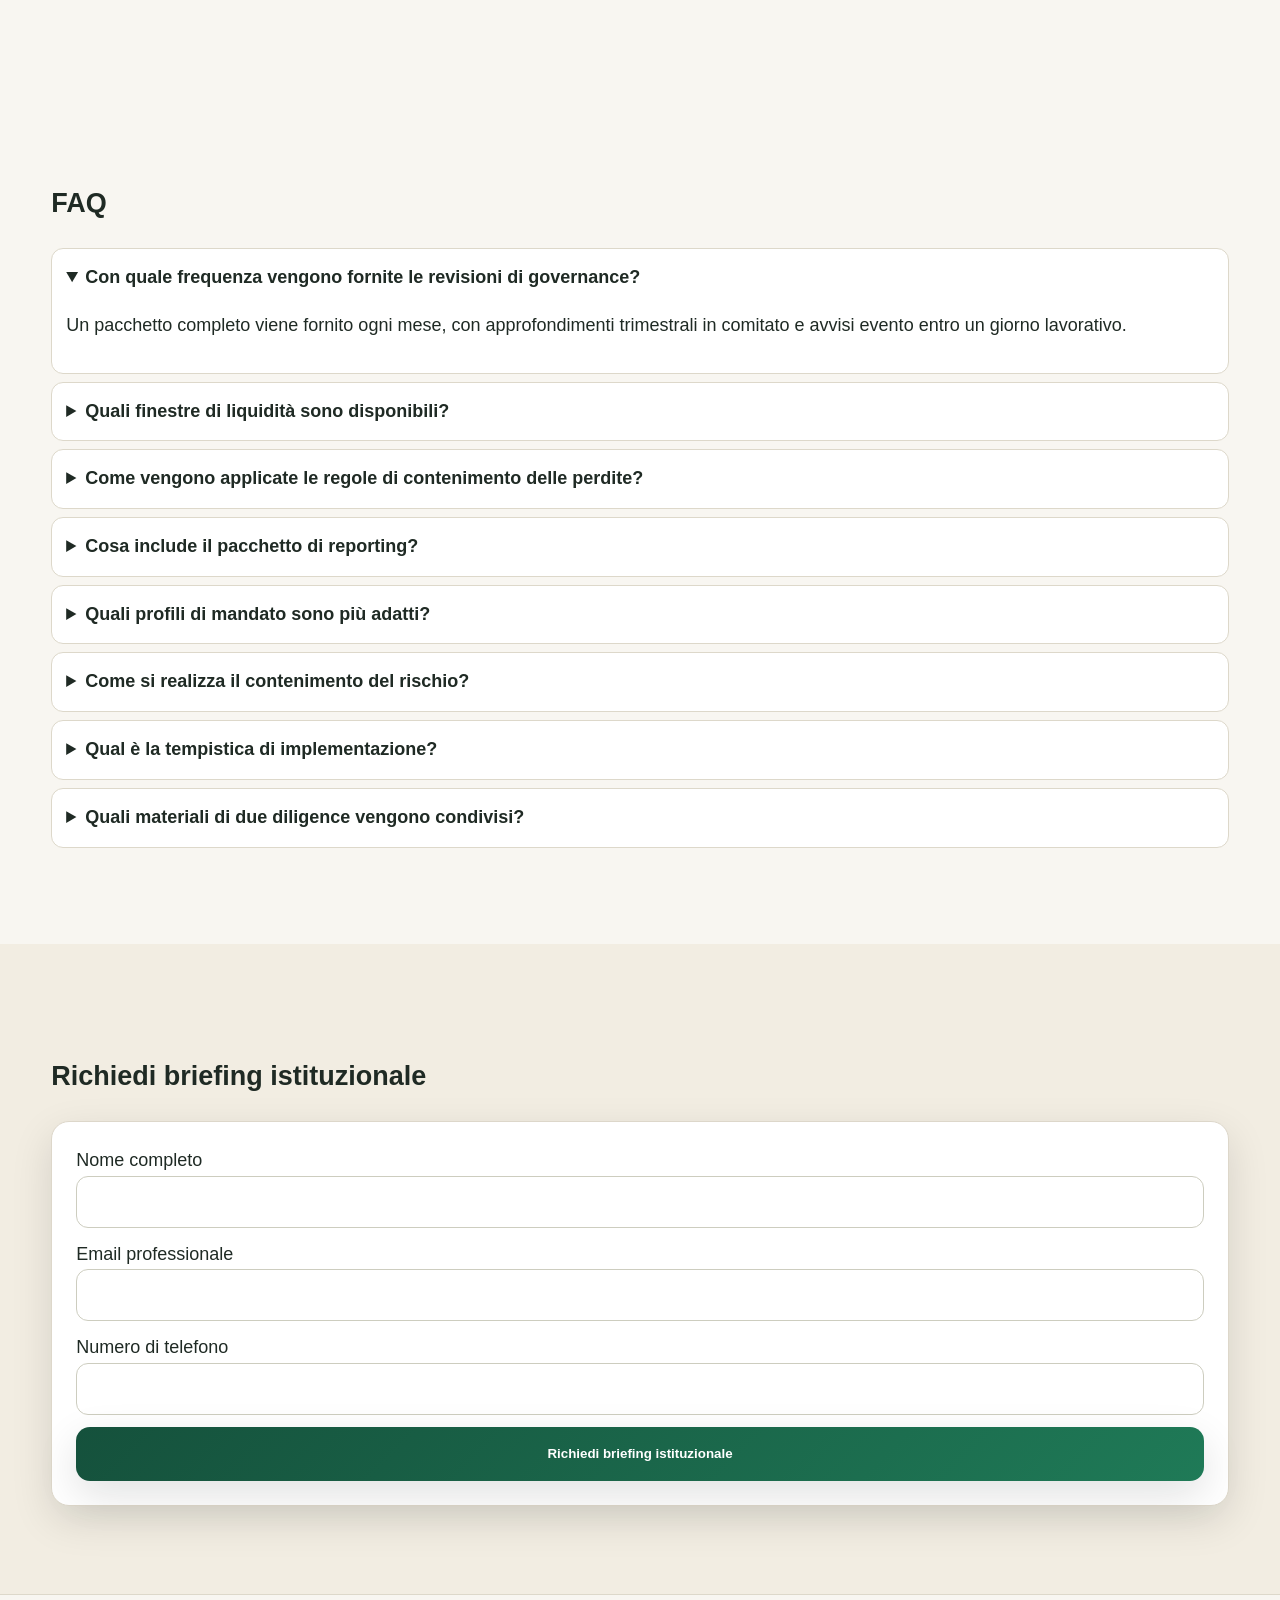
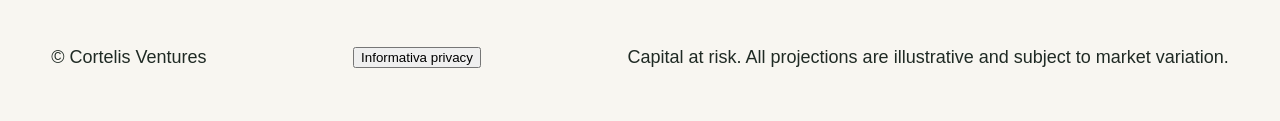
<file: it/index.html>
<!doctype html>
<html lang="it">
<head>
<meta charset="utf-8"><meta name="viewport" content="width=device-width, initial-scale=1">
<title>Cortelis Ventures | Investimenti IA istituzionali</title>
<meta name="description" content="Piattaforma istituzionale per investimenti IA con corridoi di allocazione disciplinati e reporting di governance.">
<link rel="canonical" href="https://cortelis.ventures/it/index.html">
<link rel="alternate" hreflang="en-US" href="https://cortelis.ventures/index.html">
<link rel="alternate" hreflang="de-DE" href="https://cortelis.ventures/de/index.html">
<link rel="alternate" hreflang="fr-FR" href="https://cortelis.ventures/fr/index.html">
<link rel="alternate" hreflang="es-ES" href="https://cortelis.ventures/es/index.html">
<link rel="alternate" hreflang="it-IT" href="https://cortelis.ventures/it/index.html">
<link rel="alternate" hreflang="tr-TR" href="https://cortelis.ventures/tr/index.html">
<link rel="alternate" hreflang="pt-PT" href="https://cortelis.ventures/pt/index.html">
<link rel="alternate" hreflang="ja-JP" href="https://cortelis.ventures/jp/index.html">
<link rel="alternate" hreflang="sk-SK" href="https://cortelis.ventures/sk/index.html">
<link rel="alternate" hreflang="nl-BE" href="https://cortelis.ventures/be/index.html">
<meta property="og:title" content="Cortelis Ventures | Investimenti IA istituzionali"><meta property="og:description" content="Piattaforma istituzionale per investimenti IA con corridoi di allocazione disciplinati e reporting di governance."><meta property="og:type" content="website"><meta property="og:url" content="https://cortelis.ventures/it/index.html">
<meta name="twitter:card" content="summary_large_image"><meta name="twitter:title" content="Cortelis Ventures | Investimenti IA istituzionali"><meta name="twitter:description" content="Piattaforma istituzionale per investimenti IA con corridoi di allocazione disciplinati e reporting di governance.">
<link rel="stylesheet" href="../assets/style.css">
</head><body data-lang="it">
<header class="site-header"><div class="brand">Cortelis Ventures</div><nav aria-label="primary"><a href="#mandato">Mandato</a><a href="#mercato">Mercato</a><a href="#quadro">Quadro</a><a href="#presidi">Presidi</a><a href="#faq">FAQ</a></nav><div class="header-right"><div class="lang-dropdown"><button class="lang-trigger" aria-expanded="false">Italiano</button><div class="lang-menu"><a href="../index.html" class="lang-option"><svg viewBox="0 0 60 40" aria-hidden="true"><rect width="60" height="40" fill="#012169"/><path d="M0 0l60 40M60 0L0 40" stroke="#fff" stroke-width="8"/><path d="M0 0l60 40M60 0L0 40" stroke="#C8102E" stroke-width="4"/><path d="M30 0v40M0 20h60" stroke="#fff" stroke-width="12"/><path d="M30 0v40M0 20h60" stroke="#C8102E" stroke-width="7"/></svg><span>English</span></a>
<a href="../de/index.html" class="lang-option"><svg viewBox="0 0 60 40" aria-hidden="true"><rect width="60" height="13.33" fill="#000"/><rect y="13.33" width="60" height="13.33" fill="#DD0000"/><rect y="26.66" width="60" height="13.34" fill="#FFCE00"/></svg><span>Deutsch</span></a>
<a href="../fr/index.html" class="lang-option"><svg viewBox="0 0 60 40" aria-hidden="true"><rect width="20" height="40" fill="#0055A4"/><rect x="20" width="20" height="40" fill="#fff"/><rect x="40" width="20" height="40" fill="#EF4135"/></svg><span>Français</span></a>
<a href="../es/index.html" class="lang-option"><svg viewBox="0 0 60 40" aria-hidden="true"><rect width="60" height="40" fill="#AA151B"/><rect y="10" width="60" height="20" fill="#F1BF00"/></svg><span>Español</span></a>
<a href="../it/index.html" class="lang-option"><svg viewBox="0 0 60 40" aria-hidden="true"><rect width="20" height="40" fill="#009246"/><rect x="20" width="20" height="40" fill="#fff"/><rect x="40" width="20" height="40" fill="#CE2B37"/></svg><span>Italiano</span></a>
<a href="../tr/index.html" class="lang-option"><svg viewBox="0 0 60 40" aria-hidden="true"><rect width="60" height="40" fill="#E30A17"/><circle cx="25" cy="20" r="9" fill="#fff"/><circle cx="28" cy="20" r="7" fill="#E30A17"/><polygon points="36,20 42,22.5 39,17.5 39,22.5 42,17.5" fill="#fff"/></svg><span>Türkçe</span></a>
<a href="../pt/index.html" class="lang-option"><svg viewBox="0 0 60 40" aria-hidden="true"><rect width="24" height="40" fill="#006600"/><rect x="24" width="36" height="40" fill="#FF0000"/><circle cx="24" cy="20" r="6" fill="#FFCC00"/></svg><span>Português</span></a>
<a href="../jp/index.html" class="lang-option"><svg viewBox="0 0 60 40" aria-hidden="true"><rect width="60" height="40" fill="#fff"/><circle cx="30" cy="20" r="10" fill="#BC002D"/></svg><span>日本語</span></a>
<a href="../sk/index.html" class="lang-option"><svg viewBox="0 0 60 40" aria-hidden="true"><rect width="60" height="13.33" fill="#fff"/><rect y="13.33" width="60" height="13.33" fill="#0B4EA2"/><rect y="26.66" width="60" height="13.34" fill="#EE1C25"/></svg><span>Slovenčina</span></a>
<a href="../be/index.html" class="lang-option"><svg viewBox="0 0 60 40" aria-hidden="true"><rect width="20" height="40" fill="#000"/><rect x="20" width="20" height="40" fill="#FFD90C"/><rect x="40" width="20" height="40" fill="#EF3340"/></svg><span>Nederlands</span></a></div></div><a class="btn-primary" href="#final">Richiedi briefing istituzionale</a><button class="burger" aria-expanded="false" aria-label="menu"><span></span><span></span><span></span></button></div></header>
<div class="mobile-drawer" aria-hidden="true"><div class="drawer-panel"><button class="drawer-close" aria-label="close">×</button><nav><a href="#mandato">Mandato</a><a href="#mercato">Mercato</a><a href="#quadro">Quadro</a><a href="#presidi">Presidi</a><a href="#faq">FAQ</a></nav><div class="drawer-langs"><a href="../index.html" class="lang-option"><svg viewBox="0 0 60 40" aria-hidden="true"><rect width="60" height="40" fill="#012169"/><path d="M0 0l60 40M60 0L0 40" stroke="#fff" stroke-width="8"/><path d="M0 0l60 40M60 0L0 40" stroke="#C8102E" stroke-width="4"/><path d="M30 0v40M0 20h60" stroke="#fff" stroke-width="12"/><path d="M30 0v40M0 20h60" stroke="#C8102E" stroke-width="7"/></svg><span>English</span></a>
<a href="../de/index.html" class="lang-option"><svg viewBox="0 0 60 40" aria-hidden="true"><rect width="60" height="13.33" fill="#000"/><rect y="13.33" width="60" height="13.33" fill="#DD0000"/><rect y="26.66" width="60" height="13.34" fill="#FFCE00"/></svg><span>Deutsch</span></a>
<a href="../fr/index.html" class="lang-option"><svg viewBox="0 0 60 40" aria-hidden="true"><rect width="20" height="40" fill="#0055A4"/><rect x="20" width="20" height="40" fill="#fff"/><rect x="40" width="20" height="40" fill="#EF4135"/></svg><span>Français</span></a>
<a href="../es/index.html" class="lang-option"><svg viewBox="0 0 60 40" aria-hidden="true"><rect width="60" height="40" fill="#AA151B"/><rect y="10" width="60" height="20" fill="#F1BF00"/></svg><span>Español</span></a>
<a href="../it/index.html" class="lang-option"><svg viewBox="0 0 60 40" aria-hidden="true"><rect width="20" height="40" fill="#009246"/><rect x="20" width="20" height="40" fill="#fff"/><rect x="40" width="20" height="40" fill="#CE2B37"/></svg><span>Italiano</span></a>
<a href="../tr/index.html" class="lang-option"><svg viewBox="0 0 60 40" aria-hidden="true"><rect width="60" height="40" fill="#E30A17"/><circle cx="25" cy="20" r="9" fill="#fff"/><circle cx="28" cy="20" r="7" fill="#E30A17"/><polygon points="36,20 42,22.5 39,17.5 39,22.5 42,17.5" fill="#fff"/></svg><span>Türkçe</span></a>
<a href="../pt/index.html" class="lang-option"><svg viewBox="0 0 60 40" aria-hidden="true"><rect width="24" height="40" fill="#006600"/><rect x="24" width="36" height="40" fill="#FF0000"/><circle cx="24" cy="20" r="6" fill="#FFCC00"/></svg><span>Português</span></a>
<a href="../jp/index.html" class="lang-option"><svg viewBox="0 0 60 40" aria-hidden="true"><rect width="60" height="40" fill="#fff"/><circle cx="30" cy="20" r="10" fill="#BC002D"/></svg><span>日本語</span></a>
<a href="../sk/index.html" class="lang-option"><svg viewBox="0 0 60 40" aria-hidden="true"><rect width="60" height="13.33" fill="#fff"/><rect y="13.33" width="60" height="13.33" fill="#0B4EA2"/><rect y="26.66" width="60" height="13.34" fill="#EE1C25"/></svg><span>Slovenčina</span></a>
<a href="../be/index.html" class="lang-option"><svg viewBox="0 0 60 40" aria-hidden="true"><rect width="20" height="40" fill="#000"/><rect x="20" width="20" height="40" fill="#FFD90C"/><rect x="40" width="20" height="40" fill="#EF3340"/></svg><span>Nederlands</span></a></div><a class="btn-primary" href="#final">Richiedi briefing istituzionale</a></div></div>
<main>

<section class="hero section" id="top">
<div class="container hero-grid">
<div>
<p class="eyebrow">Cortelis Ventures</p>
<h1>Investimenti IA istituzionali con corridoi di allocazione disciplinati</h1>
<p>Cortelis Ventures struttura mandati IA per family office, fondi e comitati di tesoreria che cercano rialzo misurabile con rigoroso contenimento delle perdite.</p>
<p>Il nostro quadro unisce disegno allocativo, routine di governance e intelligenza operativa in un ritmo unico pronto per investitori istituzionali.</p>
<div class="return-module"><strong>Corridoio obiettivo: 8–15% mensile / 80–200% annualizzato</strong><span>Obiettivo illustrativo. Nessuna garanzia.</span></div>
<div class="hero-cards">
<article><h3>01</h3><p>Disciplined downside bands with pre-defined mitigation triggers and exposure brakes.</p></article>
<article><h3>02</h3><p>Structured sleeve allocation across compute, applications, and enabling infrastructure.</p></article>
<article><h3>03</h3><p>Governance cadence with monthly committee packs and quarterly deep assessment.</p></article>
</div></div>
<div><form class="lead-form" aria-label="lead form"><h2>Richiedi briefing istituzionale</h2><label>Nome completo<input required type="text" name="name"/></label><label>Email professionale<input required type="email" name="email"/></label><label>Numero di telefono<input required type="tel" name="phone"/></label><button class="btn-primary" type="submit">Richiedi briefing istituzionale</button></form></div>
</div></section>
<section class="section calc-wrap" id="calc"><div class="container calc-grid"><div><h2>Calcolatore corridoio di allocazione</h2><p>Stima valori proiettati del corridoio per orizzonte temporale con ipotesi istituzionali calibrate sul contenimento della volatilità.</p><div class="mini-kpis"><div><span>Volatility cap</span><strong>11%</strong></div><div><span>Review cycle</span><strong>30d</strong></div><div><span>Data refresh</span><strong>Daily</strong></div></div><p class="method">Methodology: corridor bands combine baseline compounding, dispersion envelopes, and containment overlays.</p></div><div class="calc-card"><div class="segmented" role="tablist"><button data-amount="10000" class="is-active">$10k</button><button data-amount="50000">$50k</button><button data-amount="150000">$150k</button></div><label class="slider-label">Horizon <span data-months>12</span> months<input type="range" min="3" max="24" value="12" data-slider/></label><div class="outputs"><div><span>Low</span><strong data-low></strong></div><div><span>Base</span><strong data-base></strong></div><div><span>High</span><strong data-high></strong></div></div><p class="assumption">Assumptions: corridor projection with volatility containment and rebalancing discipline.</p><p class="calc-disclaimer">Illustrative only / not a guarantee.</p></div></div></div></section>
<section class="section"><div class="container"><h2>Market depth</h2><div class="kpi-panel"><div><span>Addressable AI spend</span><strong>$4.2T</strong></div><div><span>Enterprise adoption slope</span><strong>34%</strong></div><div><span>Capital efficiency spread</span><strong>2.7x</strong></div><div><span>Signal update cadence</span><strong>Weekly</strong></div></div></div></section>
<section class="section light"><div class="container"><h2>Allocation framework</h2><div class="stacked-bar"><div style="--w:35%">Core systems</div><div style="--w:30%">Applied intelligence</div><div style="--w:20%">Data infra</div><div style="--w:15%">Special situations</div></div></div></section>
<section class="section"><div class="container"><h2>Execution timeline</h2><div class="timeline"><article><h3>Week 1</h3><p>Mandate scoping and control mapping.</p></article><article><h3>Week 2</h3><p>Allocation corridor calibration and committee validation.</p></article><article><h3>Week 3</h3><p>Operational integration and reporting baseline.</p></article><article><h3>Week 4</h3><p>Live deployment with governance activation.</p></article></div></div></section>
<section class="section dark"><div class="container"><h2>Scenario metrics</h2><div class="scenario-columns"><article><h3>Conservative</h3><p>Lower volatility sleeve with strict rebalancing.</p><strong>Contained trajectory</strong></article><article><h3>Balanced</h3><p>Diversified growth corridor for mandate consistency.</p><strong>Central trajectory</strong></article><article><h3>Opportunistic</h3><p>Higher dispersion tolerance with active overlays.</p><strong>Expanded trajectory</strong></article></div></div></section>
<section class="section"><div class="container"><h2>Insight architecture</h2><div class="flow-diagram"><div>Signal ingestion</div><div>Committee synthesis</div><div>Allocation actions</div><div>Control verification</div></div></div></section>
<section class="section"><div class="container"><h2>Risk matrix</h2><div class="risk-matrix"><div><h3>High impact / Low probability</h3><p>Mitigated via exposure brakes and event escalation protocol.</p></div><div><h3>High impact / High probability</h3><p>Covered through corridor reduction and mandatory committee vote.</p></div><div><h3>Low impact / Low probability</h3><p>Monitored with tolerance bands and monthly calibration.</p></div><div><h3>Low impact / High probability</h3><p>Absorbed through sleeve diversification and tactical hedging.</p></div></div></div></section>
<section class="section"><div class="container"><h2>Partner reviews</h2><div class="reviews"><article><div class="rev-head"><strong>A.B. Anna Becker</strong><span>VERIFICATO</span></div><p class="rev-role">Chief Investment Officer · Zürich</p><blockquote>The mandate architecture allowed our committee to move quickly without losing control discipline.</blockquote></article><article><div class="rev-head"><strong>M.D. Marc Dupont</strong><span>VERIFICATO</span></div><p class="rev-role">Treasury Lead · Paris</p><blockquote>Reporting quality was immediately board-ready, with clear intervention thresholds.</blockquote></article><article><div class="rev-head"><strong>L.G. Laura Gómez</strong><span>VERIFICATO</span></div><p class="rev-role">Patrimonio Directora · Madrid</p><blockquote>Allocation guidance translated complex AI dynamics into practical capital decisions.</blockquote></article><article><div class="rev-head"><strong>T.R. Tom Rossi</strong><span>VERIFICATO</span></div><p class="rev-role">Family Office Principal · Milano</p><blockquote>Execution cadence and documentation standards exceeded institutional expectations.</blockquote></article></div></div></section>
<section class="section"><div class="container"><h2>FAQ</h2><div class="faq"><details open><summary>Con quale frequenza vengono fornite le revisioni di governance?</summary><p>Un pacchetto completo viene fornito ogni mese, con approfondimenti trimestrali in comitato e avvisi evento entro un giorno lavorativo.</p></details><details ><summary>Quali finestre di liquidità sono disponibili?</summary><p>Le finestre standard sono mensili con preavviso; finestre personalizzate vengono definite all’avvio del mandato.</p></details><details ><summary>Come vengono applicate le regole di contenimento delle perdite?</summary><p>Freni di esposizione e limiti di varianza sono codificati prima dell’esecuzione; ogni sforamento attiva riduzione immediata.</p></details><details ><summary>Cosa include il pacchetto di reporting?</summary><p>Ricevete livelli di attribuzione, analisi di deriva allocativa, note di scenario e registri di controllo per comitati e revisori.</p></details><details ><summary>Quali profili di mandato sono più adatti?</summary><p>Il quadro è adatto a istituzioni che cercano crescita misurata nella filiera IA con disciplina di rischio.</p></details><details ><summary>Come si realizza il contenimento del rischio?</summary><p>Integra dimensionamento del corridoio, diversificazione per comparti e monitoraggio attivo dello stress con soglie d’intervento.</p></details><details ><summary>Qual è la tempistica di implementazione?</summary><p>L’avvio richiede di norma da due a quattro settimane, con due diligence, mappatura controlli e allineamento report.</p></details><details ><summary>Quali materiali di due diligence vengono condivisi?</summary><p>La data room include manuali di governance, note metodologiche, playbook operativi e pacchetti storici anonimizzati.</p></details></div></div></section>
<section class="section final-cta"><div class="container"><h2>Richiedi briefing istituzionale</h2><form class="lead-form" aria-label="final form"><label>Nome completo<input required type="text" name="name"/></label><label>Email professionale<input required type="email" name="email"/></label><label>Numero di telefono<input required type="tel" name="phone"/></label><button class="btn-primary" type="submit">Richiedi briefing istituzionale</button></form></div></section>

</main>
<footer class="site-footer" id="final"><p>© Cortelis Ventures</p><button class="privacy-open">Informativa privacy</button><p class="disc">Capital at risk. All projections are illustrative and subject to market variation.</p></footer>
<div class="privacy-modal" aria-hidden="true" role="dialog" aria-modal="true"><div class="privacy-card"><button class="privacy-x" aria-label="close">×</button><h2>Informativa privacy</h2><h3>Data collection</h3><p>We process submitted contact details to answer institutional briefing requests and maintain governance-grade communication logs.</p><h3>Legal basis</h3><p>Processing relies on legitimate interest and pre-contractual exchange with authorized representatives.</p><h3>Retention</h3><p>Records are stored under strict access controls and reviewed periodically for minimization.</p><h3>Data rights</h3><p>Authorized contacts may request access, rectification, limitation, portability, or deletion through compliance channels.</p><button class="privacy-close">Chiudi</button></div></div>
<script type="application/ld+json">{"@context": "https://schema.org", "@type": "Organization", "name": "Cortelis Ventures", "url": "https://cortelis.ventures", "sameAs": []}</script>
<script type="application/ld+json">{"@context": "https://schema.org", "@type": "WebSite", "name": "Cortelis Ventures", "url": "https://cortelis.ventures"}</script>
<script type="application/ld+json">{"@context": "https://schema.org", "@type": "FAQPage", "mainEntity": [{"@type": "Question", "name": "Con quale frequenza vengono fornite le revisioni di governance?", "acceptedAnswer": {"@type": "Answer", "text": "Un pacchetto completo viene fornito ogni mese, con approfondimenti trimestrali in comitato e avvisi evento entro un giorno lavorativo."}}, {"@type": "Question", "name": "Quali finestre di liquidità sono disponibili?", "acceptedAnswer": {"@type": "Answer", "text": "Le finestre standard sono mensili con preavviso; finestre personalizzate vengono definite all’avvio del mandato."}}, {"@type": "Question", "name": "Come vengono applicate le regole di contenimento delle perdite?", "acceptedAnswer": {"@type": "Answer", "text": "Freni di esposizione e limiti di varianza sono codificati prima dell’esecuzione; ogni sforamento attiva riduzione immediata."}}, {"@type": "Question", "name": "Cosa include il pacchetto di reporting?", "acceptedAnswer": {"@type": "Answer", "text": "Ricevete livelli di attribuzione, analisi di deriva allocativa, note di scenario e registri di controllo per comitati e revisori."}}, {"@type": "Question", "name": "Quali profili di mandato sono più adatti?", "acceptedAnswer": {"@type": "Answer", "text": "Il quadro è adatto a istituzioni che cercano crescita misurata nella filiera IA con disciplina di rischio."}}, {"@type": "Question", "name": "Come si realizza il contenimento del rischio?", "acceptedAnswer": {"@type": "Answer", "text": "Integra dimensionamento del corridoio, diversificazione per comparti e monitoraggio attivo dello stress con soglie d’intervento."}}, {"@type": "Question", "name": "Qual è la tempistica di implementazione?", "acceptedAnswer": {"@type": "Answer", "text": "L’avvio richiede di norma da due a quattro settimane, con due diligence, mappatura controlli e allineamento report."}}, {"@type": "Question", "name": "Quali materiali di due diligence vengono condivisi?", "acceptedAnswer": {"@type": "Answer", "text": "La data room include manuali di governance, note metodologiche, playbook operativi e pacchetti storici anonimizzati."}}]}</script>
<script type="application/ld+json">{"@context": "https://schema.org", "@type": "Review", "itemReviewed": {"@type": "Organization", "name": "Cortelis Ventures"}, "reviewRating": {"@type": "Rating", "ratingValue": "5"}, "author": {"@type": "Person", "name": "Advisory Partner"}}</script>
<script defer src="../assets/app.js"></script></body></html>
</file>
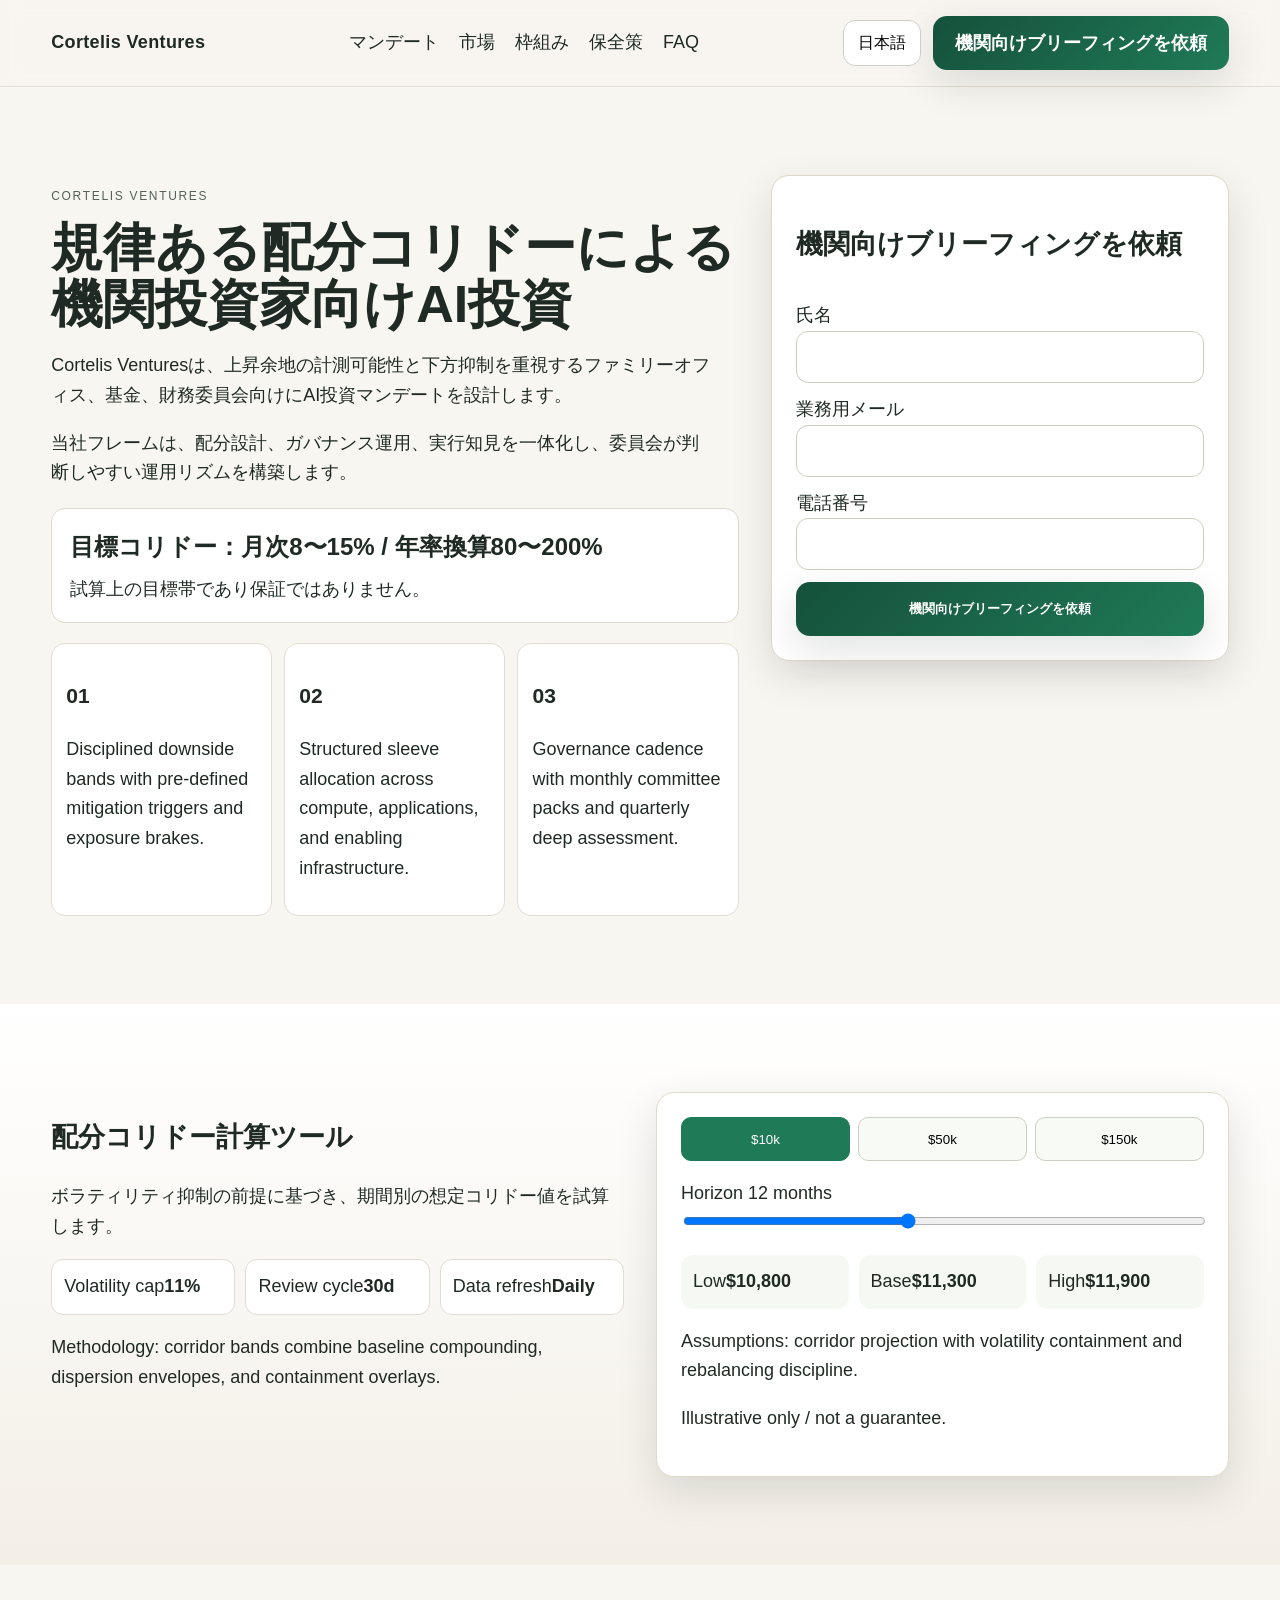
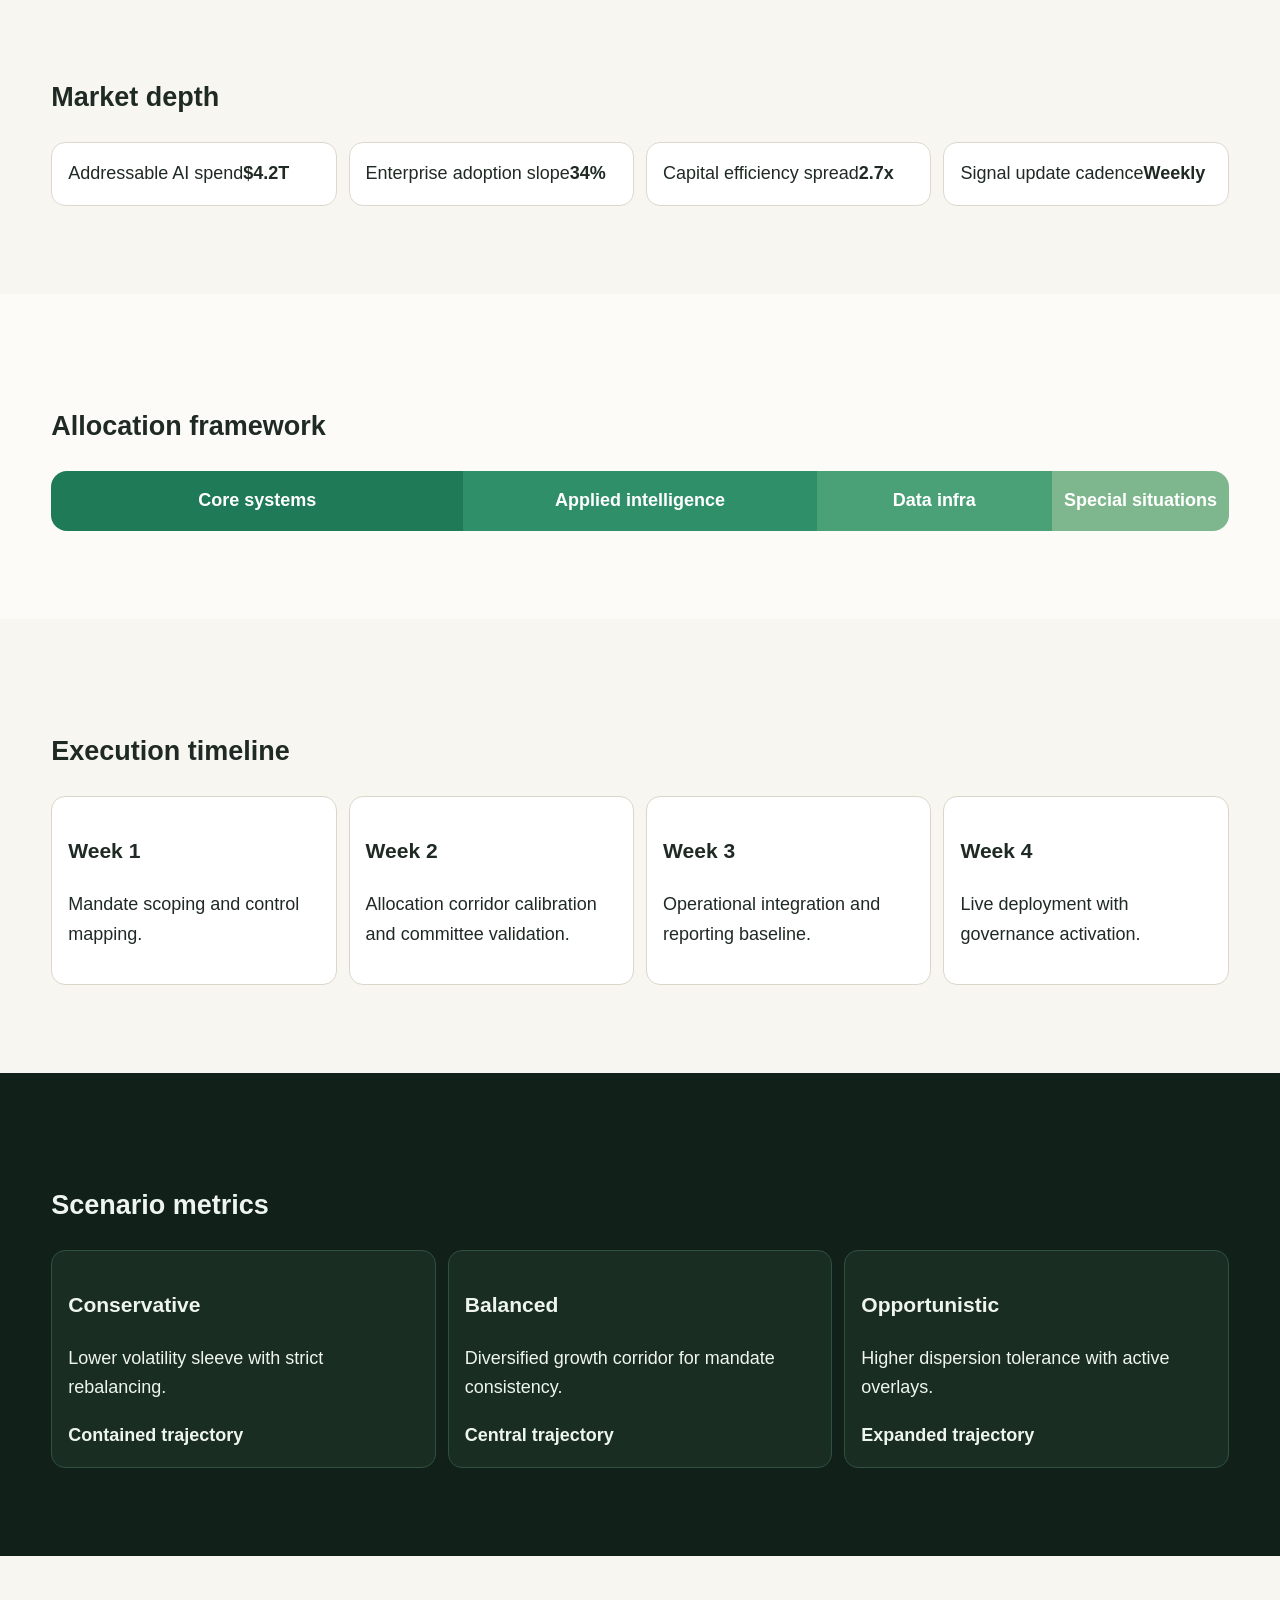
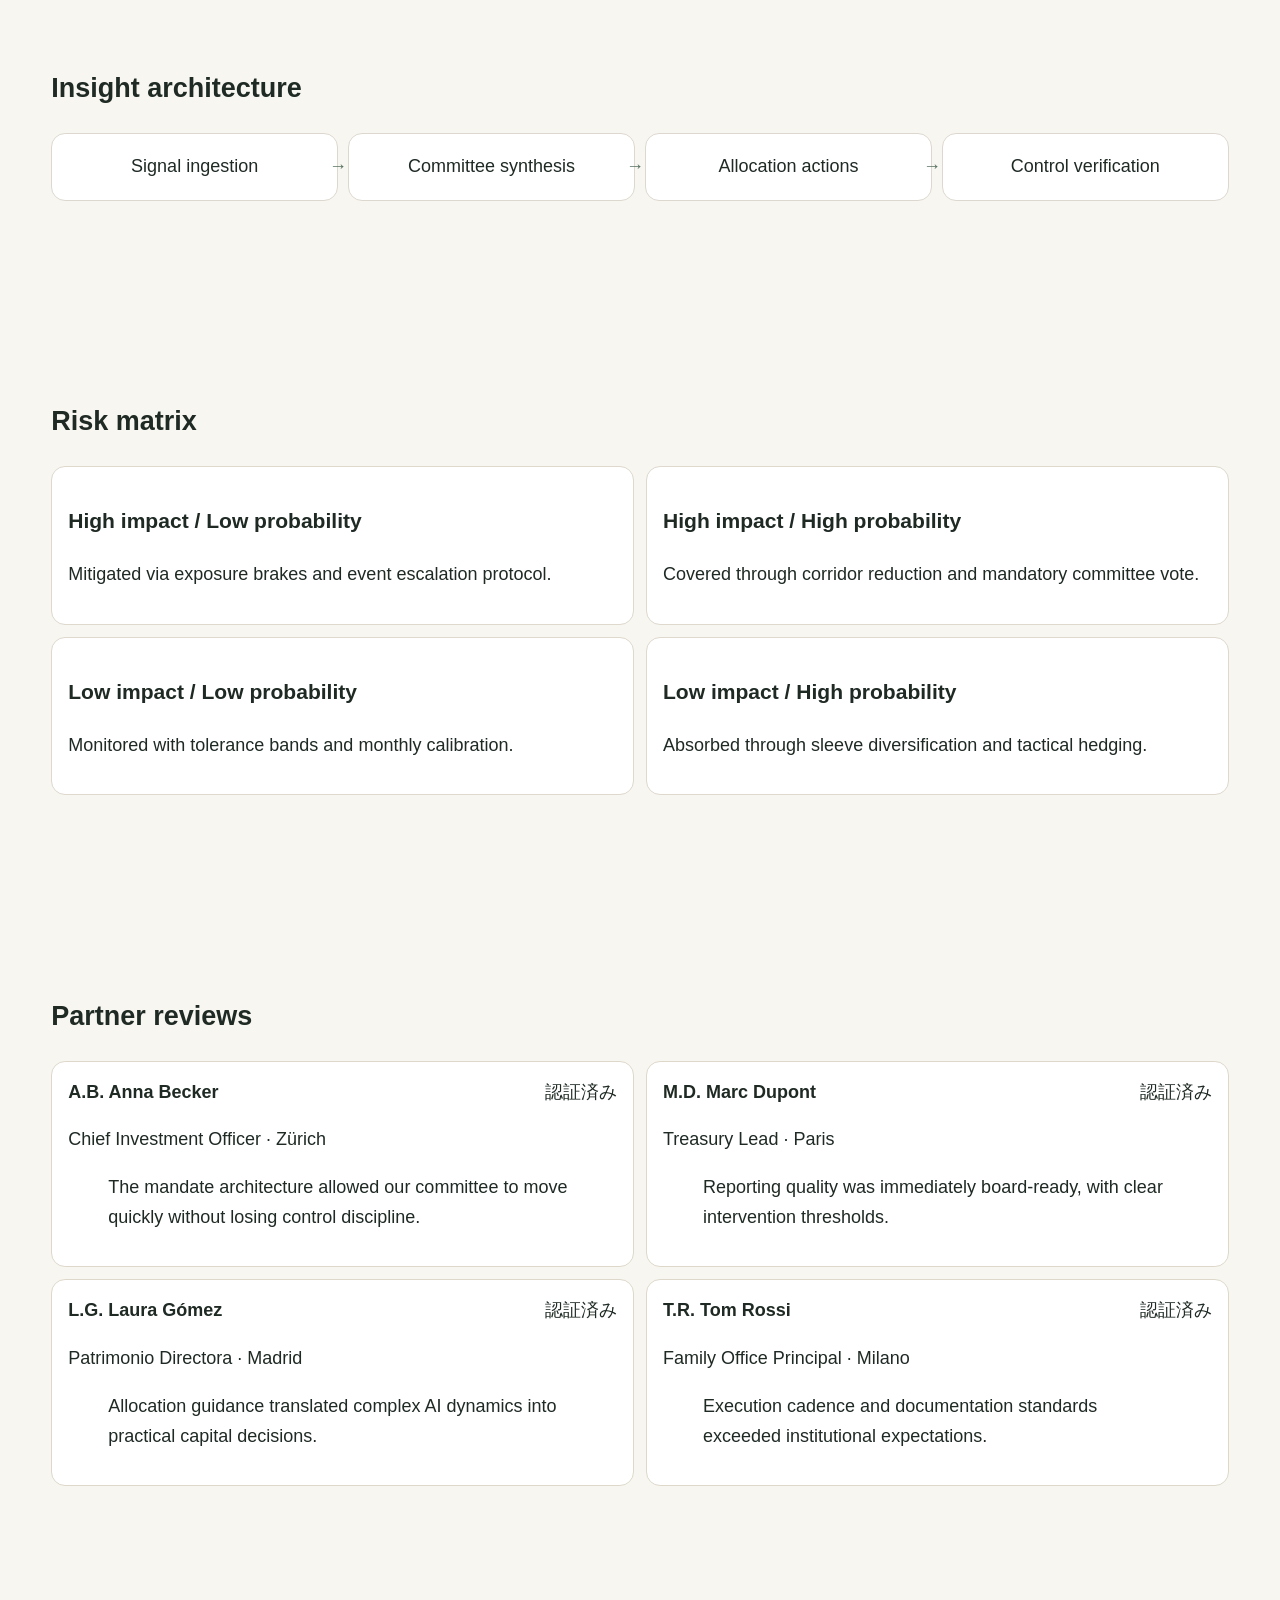
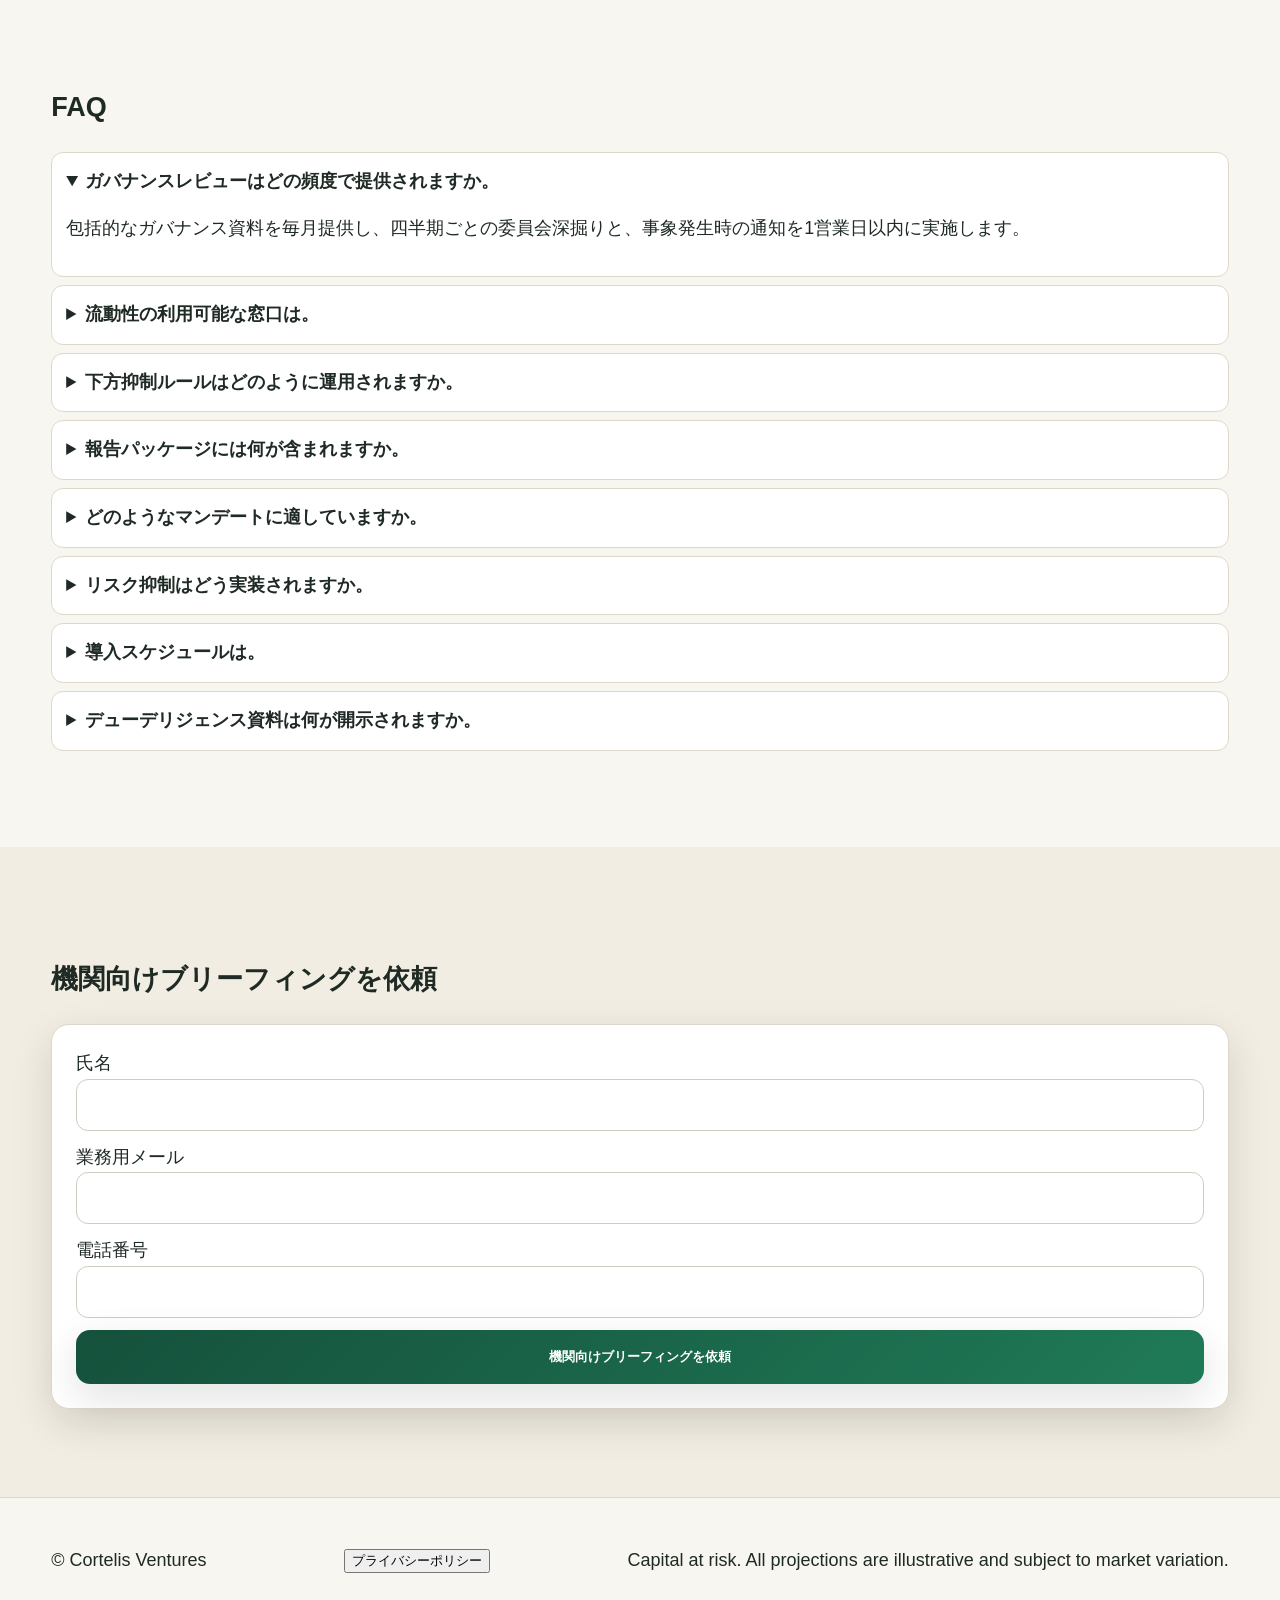
<file: jp/index.html>
<!doctype html>
<html lang="ja">
<head>
<meta charset="utf-8"><meta name="viewport" content="width=device-width, initial-scale=1">
<title>Cortelis Ventures | 機関投資家向けAI投資</title>
<meta name="description" content="配分コリドーの規律とガバナンス報告を備えた機関投資家向けAI投資プラットフォーム。">
<link rel="canonical" href="https://cortelis.ventures/jp/index.html">
<link rel="alternate" hreflang="en-US" href="https://cortelis.ventures/index.html">
<link rel="alternate" hreflang="de-DE" href="https://cortelis.ventures/de/index.html">
<link rel="alternate" hreflang="fr-FR" href="https://cortelis.ventures/fr/index.html">
<link rel="alternate" hreflang="es-ES" href="https://cortelis.ventures/es/index.html">
<link rel="alternate" hreflang="it-IT" href="https://cortelis.ventures/it/index.html">
<link rel="alternate" hreflang="tr-TR" href="https://cortelis.ventures/tr/index.html">
<link rel="alternate" hreflang="pt-PT" href="https://cortelis.ventures/pt/index.html">
<link rel="alternate" hreflang="ja-JP" href="https://cortelis.ventures/jp/index.html">
<link rel="alternate" hreflang="sk-SK" href="https://cortelis.ventures/sk/index.html">
<link rel="alternate" hreflang="nl-BE" href="https://cortelis.ventures/be/index.html">
<meta property="og:title" content="Cortelis Ventures | 機関投資家向けAI投資"><meta property="og:description" content="配分コリドーの規律とガバナンス報告を備えた機関投資家向けAI投資プラットフォーム。"><meta property="og:type" content="website"><meta property="og:url" content="https://cortelis.ventures/jp/index.html">
<meta name="twitter:card" content="summary_large_image"><meta name="twitter:title" content="Cortelis Ventures | 機関投資家向けAI投資"><meta name="twitter:description" content="配分コリドーの規律とガバナンス報告を備えた機関投資家向けAI投資プラットフォーム。">
<link rel="stylesheet" href="../assets/style.css">
</head><body data-lang="jp">
<header class="site-header"><div class="brand">Cortelis Ventures</div><nav aria-label="primary"><a href="#マンデート">マンデート</a><a href="#市場">市場</a><a href="#枠組み">枠組み</a><a href="#保全策">保全策</a><a href="#faq">FAQ</a></nav><div class="header-right"><div class="lang-dropdown"><button class="lang-trigger" aria-expanded="false">日本語</button><div class="lang-menu"><a href="../index.html" class="lang-option"><svg viewBox="0 0 60 40" aria-hidden="true"><rect width="60" height="40" fill="#012169"/><path d="M0 0l60 40M60 0L0 40" stroke="#fff" stroke-width="8"/><path d="M0 0l60 40M60 0L0 40" stroke="#C8102E" stroke-width="4"/><path d="M30 0v40M0 20h60" stroke="#fff" stroke-width="12"/><path d="M30 0v40M0 20h60" stroke="#C8102E" stroke-width="7"/></svg><span>English</span></a>
<a href="../de/index.html" class="lang-option"><svg viewBox="0 0 60 40" aria-hidden="true"><rect width="60" height="13.33" fill="#000"/><rect y="13.33" width="60" height="13.33" fill="#DD0000"/><rect y="26.66" width="60" height="13.34" fill="#FFCE00"/></svg><span>Deutsch</span></a>
<a href="../fr/index.html" class="lang-option"><svg viewBox="0 0 60 40" aria-hidden="true"><rect width="20" height="40" fill="#0055A4"/><rect x="20" width="20" height="40" fill="#fff"/><rect x="40" width="20" height="40" fill="#EF4135"/></svg><span>Français</span></a>
<a href="../es/index.html" class="lang-option"><svg viewBox="0 0 60 40" aria-hidden="true"><rect width="60" height="40" fill="#AA151B"/><rect y="10" width="60" height="20" fill="#F1BF00"/></svg><span>Español</span></a>
<a href="../it/index.html" class="lang-option"><svg viewBox="0 0 60 40" aria-hidden="true"><rect width="20" height="40" fill="#009246"/><rect x="20" width="20" height="40" fill="#fff"/><rect x="40" width="20" height="40" fill="#CE2B37"/></svg><span>Italiano</span></a>
<a href="../tr/index.html" class="lang-option"><svg viewBox="0 0 60 40" aria-hidden="true"><rect width="60" height="40" fill="#E30A17"/><circle cx="25" cy="20" r="9" fill="#fff"/><circle cx="28" cy="20" r="7" fill="#E30A17"/><polygon points="36,20 42,22.5 39,17.5 39,22.5 42,17.5" fill="#fff"/></svg><span>Türkçe</span></a>
<a href="../pt/index.html" class="lang-option"><svg viewBox="0 0 60 40" aria-hidden="true"><rect width="24" height="40" fill="#006600"/><rect x="24" width="36" height="40" fill="#FF0000"/><circle cx="24" cy="20" r="6" fill="#FFCC00"/></svg><span>Português</span></a>
<a href="../jp/index.html" class="lang-option"><svg viewBox="0 0 60 40" aria-hidden="true"><rect width="60" height="40" fill="#fff"/><circle cx="30" cy="20" r="10" fill="#BC002D"/></svg><span>日本語</span></a>
<a href="../sk/index.html" class="lang-option"><svg viewBox="0 0 60 40" aria-hidden="true"><rect width="60" height="13.33" fill="#fff"/><rect y="13.33" width="60" height="13.33" fill="#0B4EA2"/><rect y="26.66" width="60" height="13.34" fill="#EE1C25"/></svg><span>Slovenčina</span></a>
<a href="../be/index.html" class="lang-option"><svg viewBox="0 0 60 40" aria-hidden="true"><rect width="20" height="40" fill="#000"/><rect x="20" width="20" height="40" fill="#FFD90C"/><rect x="40" width="20" height="40" fill="#EF3340"/></svg><span>Nederlands</span></a></div></div><a class="btn-primary" href="#final">機関向けブリーフィングを依頼</a><button class="burger" aria-expanded="false" aria-label="menu"><span></span><span></span><span></span></button></div></header>
<div class="mobile-drawer" aria-hidden="true"><div class="drawer-panel"><button class="drawer-close" aria-label="close">×</button><nav><a href="#マンデート">マンデート</a><a href="#市場">市場</a><a href="#枠組み">枠組み</a><a href="#保全策">保全策</a><a href="#faq">FAQ</a></nav><div class="drawer-langs"><a href="../index.html" class="lang-option"><svg viewBox="0 0 60 40" aria-hidden="true"><rect width="60" height="40" fill="#012169"/><path d="M0 0l60 40M60 0L0 40" stroke="#fff" stroke-width="8"/><path d="M0 0l60 40M60 0L0 40" stroke="#C8102E" stroke-width="4"/><path d="M30 0v40M0 20h60" stroke="#fff" stroke-width="12"/><path d="M30 0v40M0 20h60" stroke="#C8102E" stroke-width="7"/></svg><span>English</span></a>
<a href="../de/index.html" class="lang-option"><svg viewBox="0 0 60 40" aria-hidden="true"><rect width="60" height="13.33" fill="#000"/><rect y="13.33" width="60" height="13.33" fill="#DD0000"/><rect y="26.66" width="60" height="13.34" fill="#FFCE00"/></svg><span>Deutsch</span></a>
<a href="../fr/index.html" class="lang-option"><svg viewBox="0 0 60 40" aria-hidden="true"><rect width="20" height="40" fill="#0055A4"/><rect x="20" width="20" height="40" fill="#fff"/><rect x="40" width="20" height="40" fill="#EF4135"/></svg><span>Français</span></a>
<a href="../es/index.html" class="lang-option"><svg viewBox="0 0 60 40" aria-hidden="true"><rect width="60" height="40" fill="#AA151B"/><rect y="10" width="60" height="20" fill="#F1BF00"/></svg><span>Español</span></a>
<a href="../it/index.html" class="lang-option"><svg viewBox="0 0 60 40" aria-hidden="true"><rect width="20" height="40" fill="#009246"/><rect x="20" width="20" height="40" fill="#fff"/><rect x="40" width="20" height="40" fill="#CE2B37"/></svg><span>Italiano</span></a>
<a href="../tr/index.html" class="lang-option"><svg viewBox="0 0 60 40" aria-hidden="true"><rect width="60" height="40" fill="#E30A17"/><circle cx="25" cy="20" r="9" fill="#fff"/><circle cx="28" cy="20" r="7" fill="#E30A17"/><polygon points="36,20 42,22.5 39,17.5 39,22.5 42,17.5" fill="#fff"/></svg><span>Türkçe</span></a>
<a href="../pt/index.html" class="lang-option"><svg viewBox="0 0 60 40" aria-hidden="true"><rect width="24" height="40" fill="#006600"/><rect x="24" width="36" height="40" fill="#FF0000"/><circle cx="24" cy="20" r="6" fill="#FFCC00"/></svg><span>Português</span></a>
<a href="../jp/index.html" class="lang-option"><svg viewBox="0 0 60 40" aria-hidden="true"><rect width="60" height="40" fill="#fff"/><circle cx="30" cy="20" r="10" fill="#BC002D"/></svg><span>日本語</span></a>
<a href="../sk/index.html" class="lang-option"><svg viewBox="0 0 60 40" aria-hidden="true"><rect width="60" height="13.33" fill="#fff"/><rect y="13.33" width="60" height="13.33" fill="#0B4EA2"/><rect y="26.66" width="60" height="13.34" fill="#EE1C25"/></svg><span>Slovenčina</span></a>
<a href="../be/index.html" class="lang-option"><svg viewBox="0 0 60 40" aria-hidden="true"><rect width="20" height="40" fill="#000"/><rect x="20" width="20" height="40" fill="#FFD90C"/><rect x="40" width="20" height="40" fill="#EF3340"/></svg><span>Nederlands</span></a></div><a class="btn-primary" href="#final">機関向けブリーフィングを依頼</a></div></div>
<main>

<section class="hero section" id="top">
<div class="container hero-grid">
<div>
<p class="eyebrow">Cortelis Ventures</p>
<h1>規律ある配分コリドーによる機関投資家向けAI投資</h1>
<p>Cortelis Venturesは、上昇余地の計測可能性と下方抑制を重視するファミリーオフィス、基金、財務委員会向けにAI投資マンデートを設計します。</p>
<p>当社フレームは、配分設計、ガバナンス運用、実行知見を一体化し、委員会が判断しやすい運用リズムを構築します。</p>
<div class="return-module"><strong>目標コリドー：月次8〜15% / 年率換算80〜200%</strong><span>試算上の目標帯であり保証ではありません。</span></div>
<div class="hero-cards">
<article><h3>01</h3><p>Disciplined downside bands with pre-defined mitigation triggers and exposure brakes.</p></article>
<article><h3>02</h3><p>Structured sleeve allocation across compute, applications, and enabling infrastructure.</p></article>
<article><h3>03</h3><p>Governance cadence with monthly committee packs and quarterly deep assessment.</p></article>
</div></div>
<div><form class="lead-form" aria-label="lead form"><h2>機関向けブリーフィングを依頼</h2><label>氏名<input required type="text" name="name"/></label><label>業務用メール<input required type="email" name="email"/></label><label>電話番号<input required type="tel" name="phone"/></label><button class="btn-primary" type="submit">機関向けブリーフィングを依頼</button></form></div>
</div></section>
<section class="section calc-wrap" id="calc"><div class="container calc-grid"><div><h2>配分コリドー計算ツール</h2><p>ボラティリティ抑制の前提に基づき、期間別の想定コリドー値を試算します。</p><div class="mini-kpis"><div><span>Volatility cap</span><strong>11%</strong></div><div><span>Review cycle</span><strong>30d</strong></div><div><span>Data refresh</span><strong>Daily</strong></div></div><p class="method">Methodology: corridor bands combine baseline compounding, dispersion envelopes, and containment overlays.</p></div><div class="calc-card"><div class="segmented" role="tablist"><button data-amount="10000" class="is-active">$10k</button><button data-amount="50000">$50k</button><button data-amount="150000">$150k</button></div><label class="slider-label">Horizon <span data-months>12</span> months<input type="range" min="3" max="24" value="12" data-slider/></label><div class="outputs"><div><span>Low</span><strong data-low></strong></div><div><span>Base</span><strong data-base></strong></div><div><span>High</span><strong data-high></strong></div></div><p class="assumption">Assumptions: corridor projection with volatility containment and rebalancing discipline.</p><p class="calc-disclaimer">Illustrative only / not a guarantee.</p></div></div></div></section>
<section class="section"><div class="container"><h2>Market depth</h2><div class="kpi-panel"><div><span>Addressable AI spend</span><strong>$4.2T</strong></div><div><span>Enterprise adoption slope</span><strong>34%</strong></div><div><span>Capital efficiency spread</span><strong>2.7x</strong></div><div><span>Signal update cadence</span><strong>Weekly</strong></div></div></div></section>
<section class="section light"><div class="container"><h2>Allocation framework</h2><div class="stacked-bar"><div style="--w:35%">Core systems</div><div style="--w:30%">Applied intelligence</div><div style="--w:20%">Data infra</div><div style="--w:15%">Special situations</div></div></div></section>
<section class="section"><div class="container"><h2>Execution timeline</h2><div class="timeline"><article><h3>Week 1</h3><p>Mandate scoping and control mapping.</p></article><article><h3>Week 2</h3><p>Allocation corridor calibration and committee validation.</p></article><article><h3>Week 3</h3><p>Operational integration and reporting baseline.</p></article><article><h3>Week 4</h3><p>Live deployment with governance activation.</p></article></div></div></section>
<section class="section dark"><div class="container"><h2>Scenario metrics</h2><div class="scenario-columns"><article><h3>Conservative</h3><p>Lower volatility sleeve with strict rebalancing.</p><strong>Contained trajectory</strong></article><article><h3>Balanced</h3><p>Diversified growth corridor for mandate consistency.</p><strong>Central trajectory</strong></article><article><h3>Opportunistic</h3><p>Higher dispersion tolerance with active overlays.</p><strong>Expanded trajectory</strong></article></div></div></section>
<section class="section"><div class="container"><h2>Insight architecture</h2><div class="flow-diagram"><div>Signal ingestion</div><div>Committee synthesis</div><div>Allocation actions</div><div>Control verification</div></div></div></section>
<section class="section"><div class="container"><h2>Risk matrix</h2><div class="risk-matrix"><div><h3>High impact / Low probability</h3><p>Mitigated via exposure brakes and event escalation protocol.</p></div><div><h3>High impact / High probability</h3><p>Covered through corridor reduction and mandatory committee vote.</p></div><div><h3>Low impact / Low probability</h3><p>Monitored with tolerance bands and monthly calibration.</p></div><div><h3>Low impact / High probability</h3><p>Absorbed through sleeve diversification and tactical hedging.</p></div></div></div></section>
<section class="section"><div class="container"><h2>Partner reviews</h2><div class="reviews"><article><div class="rev-head"><strong>A.B. Anna Becker</strong><span>認証済み</span></div><p class="rev-role">Chief Investment Officer · Zürich</p><blockquote>The mandate architecture allowed our committee to move quickly without losing control discipline.</blockquote></article><article><div class="rev-head"><strong>M.D. Marc Dupont</strong><span>認証済み</span></div><p class="rev-role">Treasury Lead · Paris</p><blockquote>Reporting quality was immediately board-ready, with clear intervention thresholds.</blockquote></article><article><div class="rev-head"><strong>L.G. Laura Gómez</strong><span>認証済み</span></div><p class="rev-role">Patrimonio Directora · Madrid</p><blockquote>Allocation guidance translated complex AI dynamics into practical capital decisions.</blockquote></article><article><div class="rev-head"><strong>T.R. Tom Rossi</strong><span>認証済み</span></div><p class="rev-role">Family Office Principal · Milano</p><blockquote>Execution cadence and documentation standards exceeded institutional expectations.</blockquote></article></div></div></section>
<section class="section"><div class="container"><h2>FAQ</h2><div class="faq"><details open><summary>ガバナンスレビューはどの頻度で提供されますか。</summary><p>包括的なガバナンス資料を毎月提供し、四半期ごとの委員会深掘りと、事象発生時の通知を1営業日以内に実施します。</p></details><details ><summary>流動性の利用可能な窓口は。</summary><p>標準は月次窓口で事前通知制です。財務カレンダーに合わせた個別窓口も設定可能です。</p></details><details ><summary>下方抑制ルールはどのように運用されますか。</summary><p>エクスポージャー抑制と変動上限を事前に規定し、逸脱時は即時の縮小対応と委員会通知を行います。</p></details><details ><summary>報告パッケージには何が含まれますか。</summary><p>寄与分解、配分乖離分析、シナリオ注記、統制ログを含み、投資委員会と監査対応に適した形式で提供します。</p></details><details ><summary>どのようなマンデートに適していますか。</summary><p>AI価値連鎖への上方機会を狙いつつ、方針レベルのリスク上限を維持したい機関に適します。</p></details><details ><summary>リスク抑制はどう実装されますか。</summary><p>コリドー設計、スリーブ分散、ストレス監視を組み合わせ、介入閾値を文書化して運用します。</p></details><details ><summary>導入スケジュールは。</summary><p>通常は2〜4週間で、審査、統制設計、報告整合を含めて立ち上げます。</p></details><details ><summary>デューデリジェンス資料は何が開示されますか。</summary><p>データルームでガバナンス手引き、方法論ノート、運用手順書、匿名化した過去委員会資料を共有します。</p></details></div></div></section>
<section class="section final-cta"><div class="container"><h2>機関向けブリーフィングを依頼</h2><form class="lead-form" aria-label="final form"><label>氏名<input required type="text" name="name"/></label><label>業務用メール<input required type="email" name="email"/></label><label>電話番号<input required type="tel" name="phone"/></label><button class="btn-primary" type="submit">機関向けブリーフィングを依頼</button></form></div></section>

</main>
<footer class="site-footer" id="final"><p>© Cortelis Ventures</p><button class="privacy-open">プライバシーポリシー</button><p class="disc">Capital at risk. All projections are illustrative and subject to market variation.</p></footer>
<div class="privacy-modal" aria-hidden="true" role="dialog" aria-modal="true"><div class="privacy-card"><button class="privacy-x" aria-label="close">×</button><h2>プライバシーポリシー</h2><h3>Data collection</h3><p>We process submitted contact details to answer institutional briefing requests and maintain governance-grade communication logs.</p><h3>Legal basis</h3><p>Processing relies on legitimate interest and pre-contractual exchange with authorized representatives.</p><h3>Retention</h3><p>Records are stored under strict access controls and reviewed periodically for minimization.</p><h3>Data rights</h3><p>Authorized contacts may request access, rectification, limitation, portability, or deletion through compliance channels.</p><button class="privacy-close">閉じる</button></div></div>
<script type="application/ld+json">{"@context": "https://schema.org", "@type": "Organization", "name": "Cortelis Ventures", "url": "https://cortelis.ventures", "sameAs": []}</script>
<script type="application/ld+json">{"@context": "https://schema.org", "@type": "WebSite", "name": "Cortelis Ventures", "url": "https://cortelis.ventures"}</script>
<script type="application/ld+json">{"@context": "https://schema.org", "@type": "FAQPage", "mainEntity": [{"@type": "Question", "name": "ガバナンスレビューはどの頻度で提供されますか。", "acceptedAnswer": {"@type": "Answer", "text": "包括的なガバナンス資料を毎月提供し、四半期ごとの委員会深掘りと、事象発生時の通知を1営業日以内に実施します。"}}, {"@type": "Question", "name": "流動性の利用可能な窓口は。", "acceptedAnswer": {"@type": "Answer", "text": "標準は月次窓口で事前通知制です。財務カレンダーに合わせた個別窓口も設定可能です。"}}, {"@type": "Question", "name": "下方抑制ルールはどのように運用されますか。", "acceptedAnswer": {"@type": "Answer", "text": "エクスポージャー抑制と変動上限を事前に規定し、逸脱時は即時の縮小対応と委員会通知を行います。"}}, {"@type": "Question", "name": "報告パッケージには何が含まれますか。", "acceptedAnswer": {"@type": "Answer", "text": "寄与分解、配分乖離分析、シナリオ注記、統制ログを含み、投資委員会と監査対応に適した形式で提供します。"}}, {"@type": "Question", "name": "どのようなマンデートに適していますか。", "acceptedAnswer": {"@type": "Answer", "text": "AI価値連鎖への上方機会を狙いつつ、方針レベルのリスク上限を維持したい機関に適します。"}}, {"@type": "Question", "name": "リスク抑制はどう実装されますか。", "acceptedAnswer": {"@type": "Answer", "text": "コリドー設計、スリーブ分散、ストレス監視を組み合わせ、介入閾値を文書化して運用します。"}}, {"@type": "Question", "name": "導入スケジュールは。", "acceptedAnswer": {"@type": "Answer", "text": "通常は2〜4週間で、審査、統制設計、報告整合を含めて立ち上げます。"}}, {"@type": "Question", "name": "デューデリジェンス資料は何が開示されますか。", "acceptedAnswer": {"@type": "Answer", "text": "データルームでガバナンス手引き、方法論ノート、運用手順書、匿名化した過去委員会資料を共有します。"}}]}</script>
<script type="application/ld+json">{"@context": "https://schema.org", "@type": "Review", "itemReviewed": {"@type": "Organization", "name": "Cortelis Ventures"}, "reviewRating": {"@type": "Rating", "ratingValue": "5"}, "author": {"@type": "Person", "name": "Advisory Partner"}}</script>
<script defer src="../assets/app.js"></script></body></html>
</file>
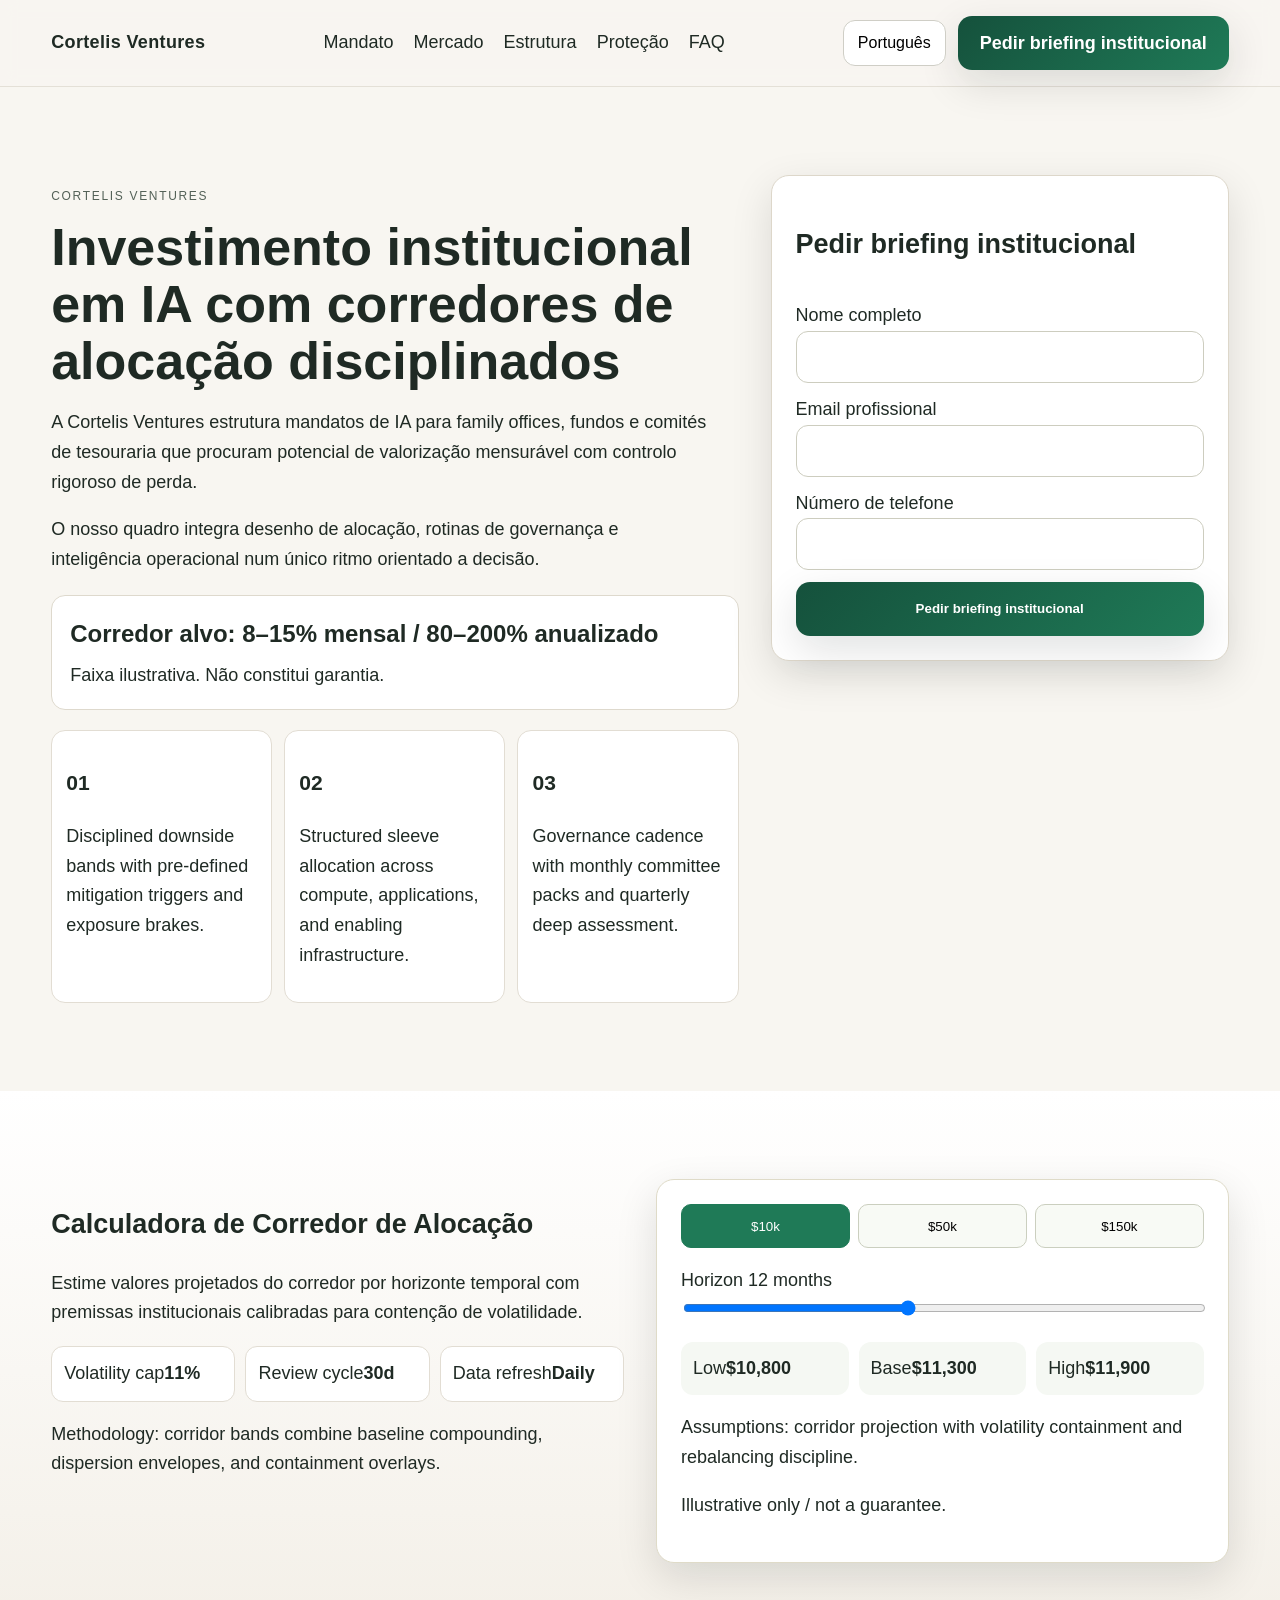
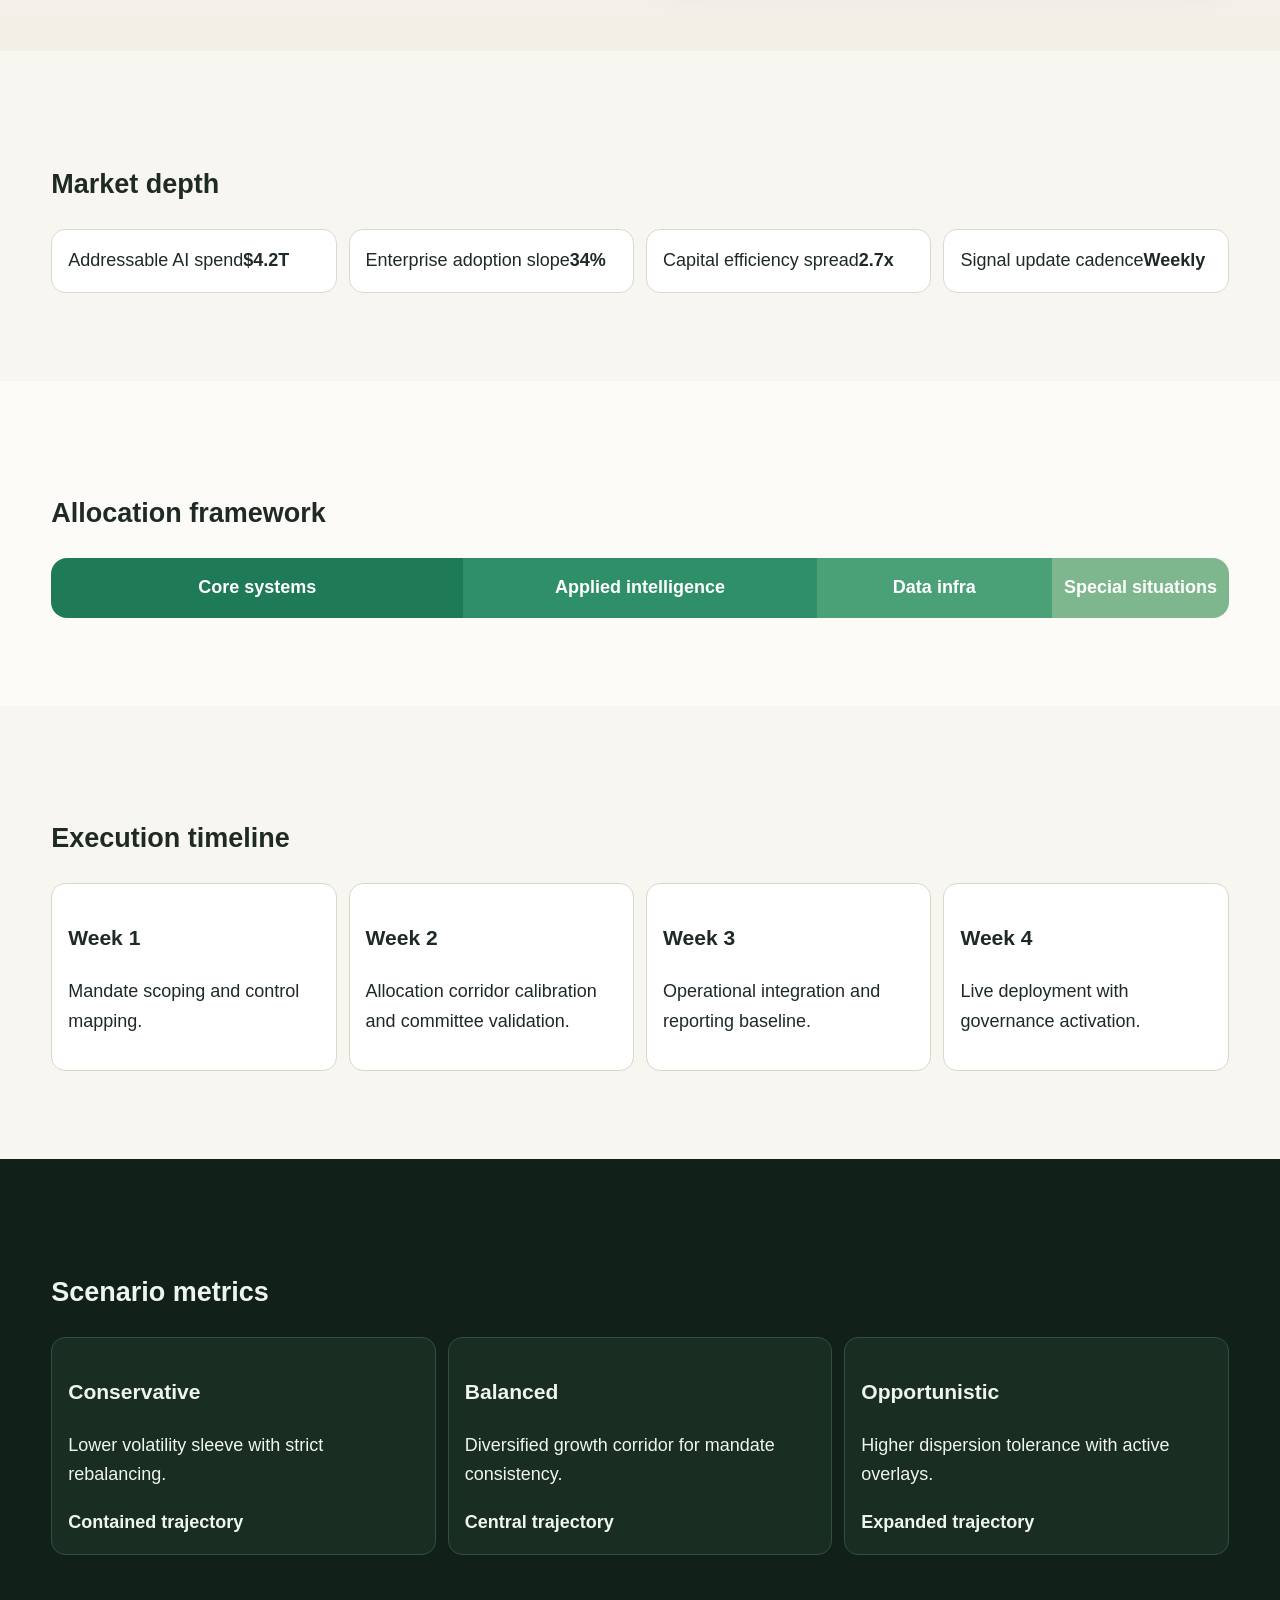
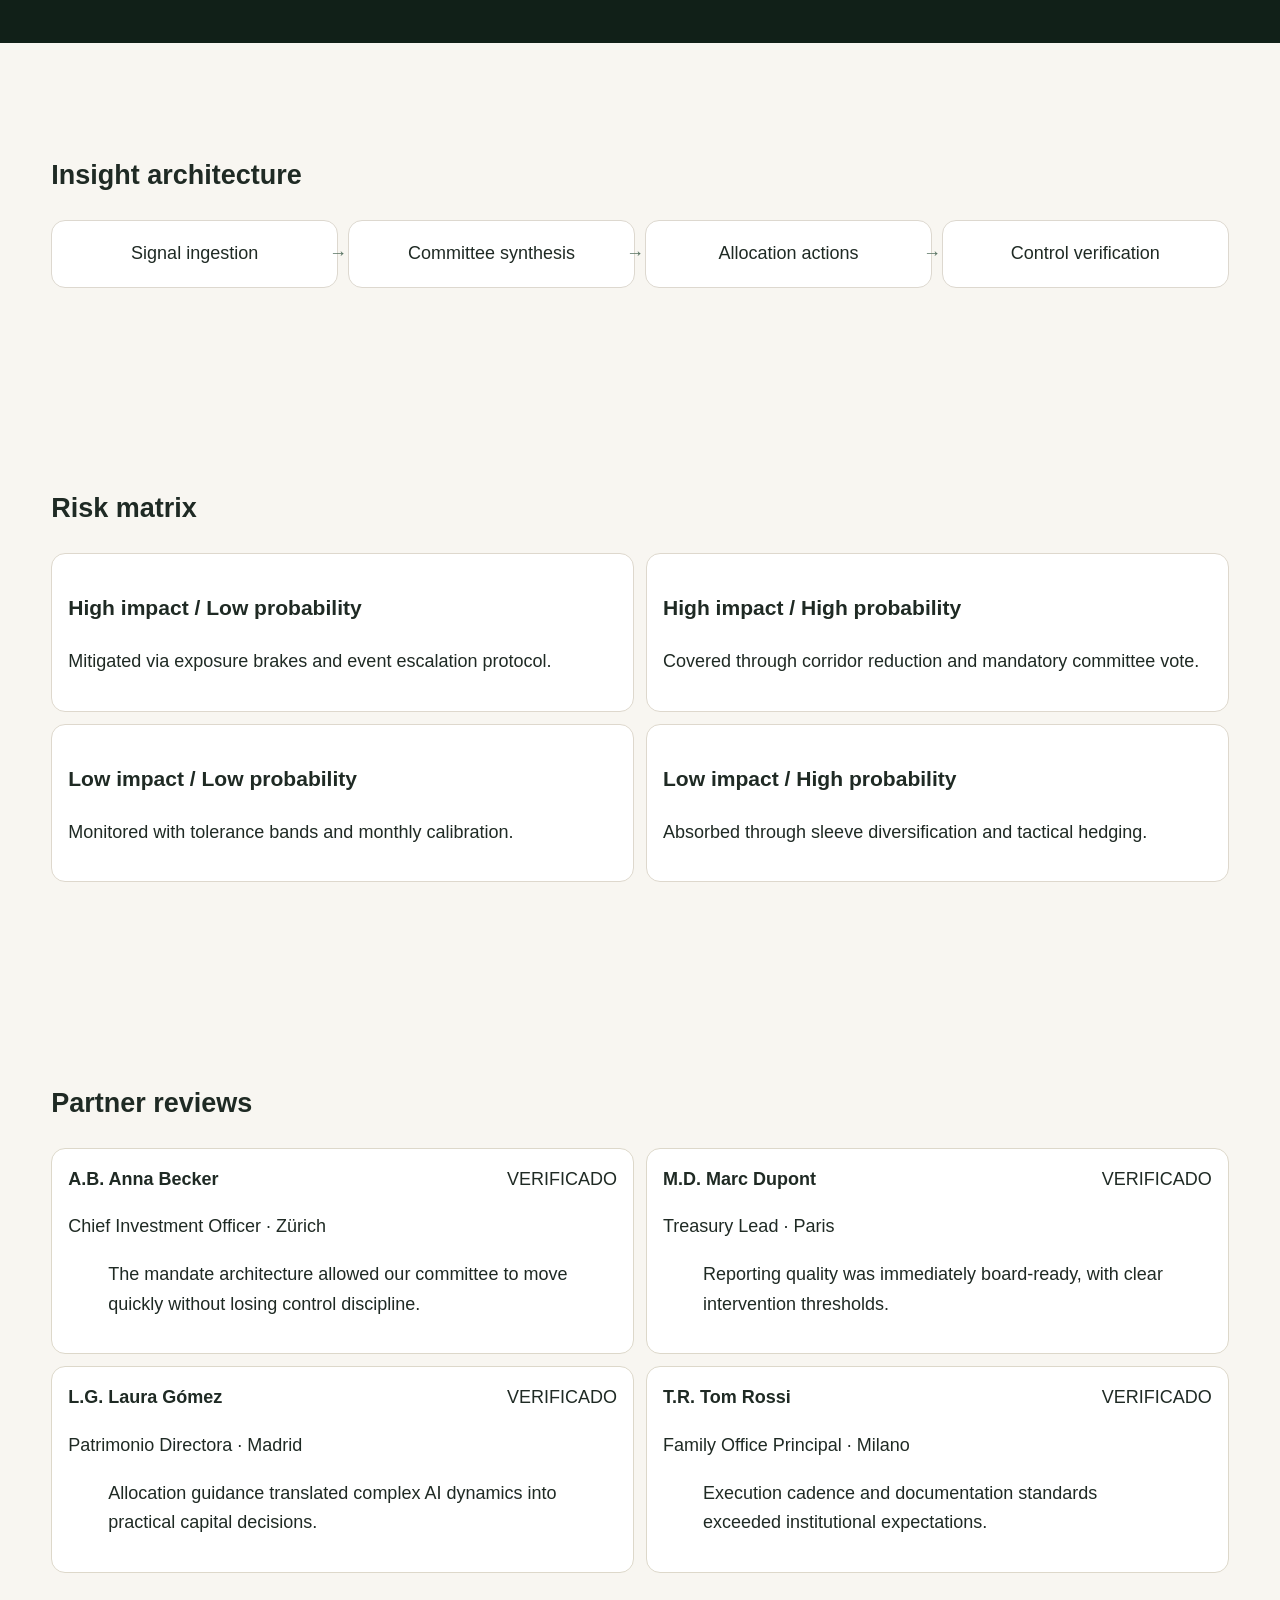
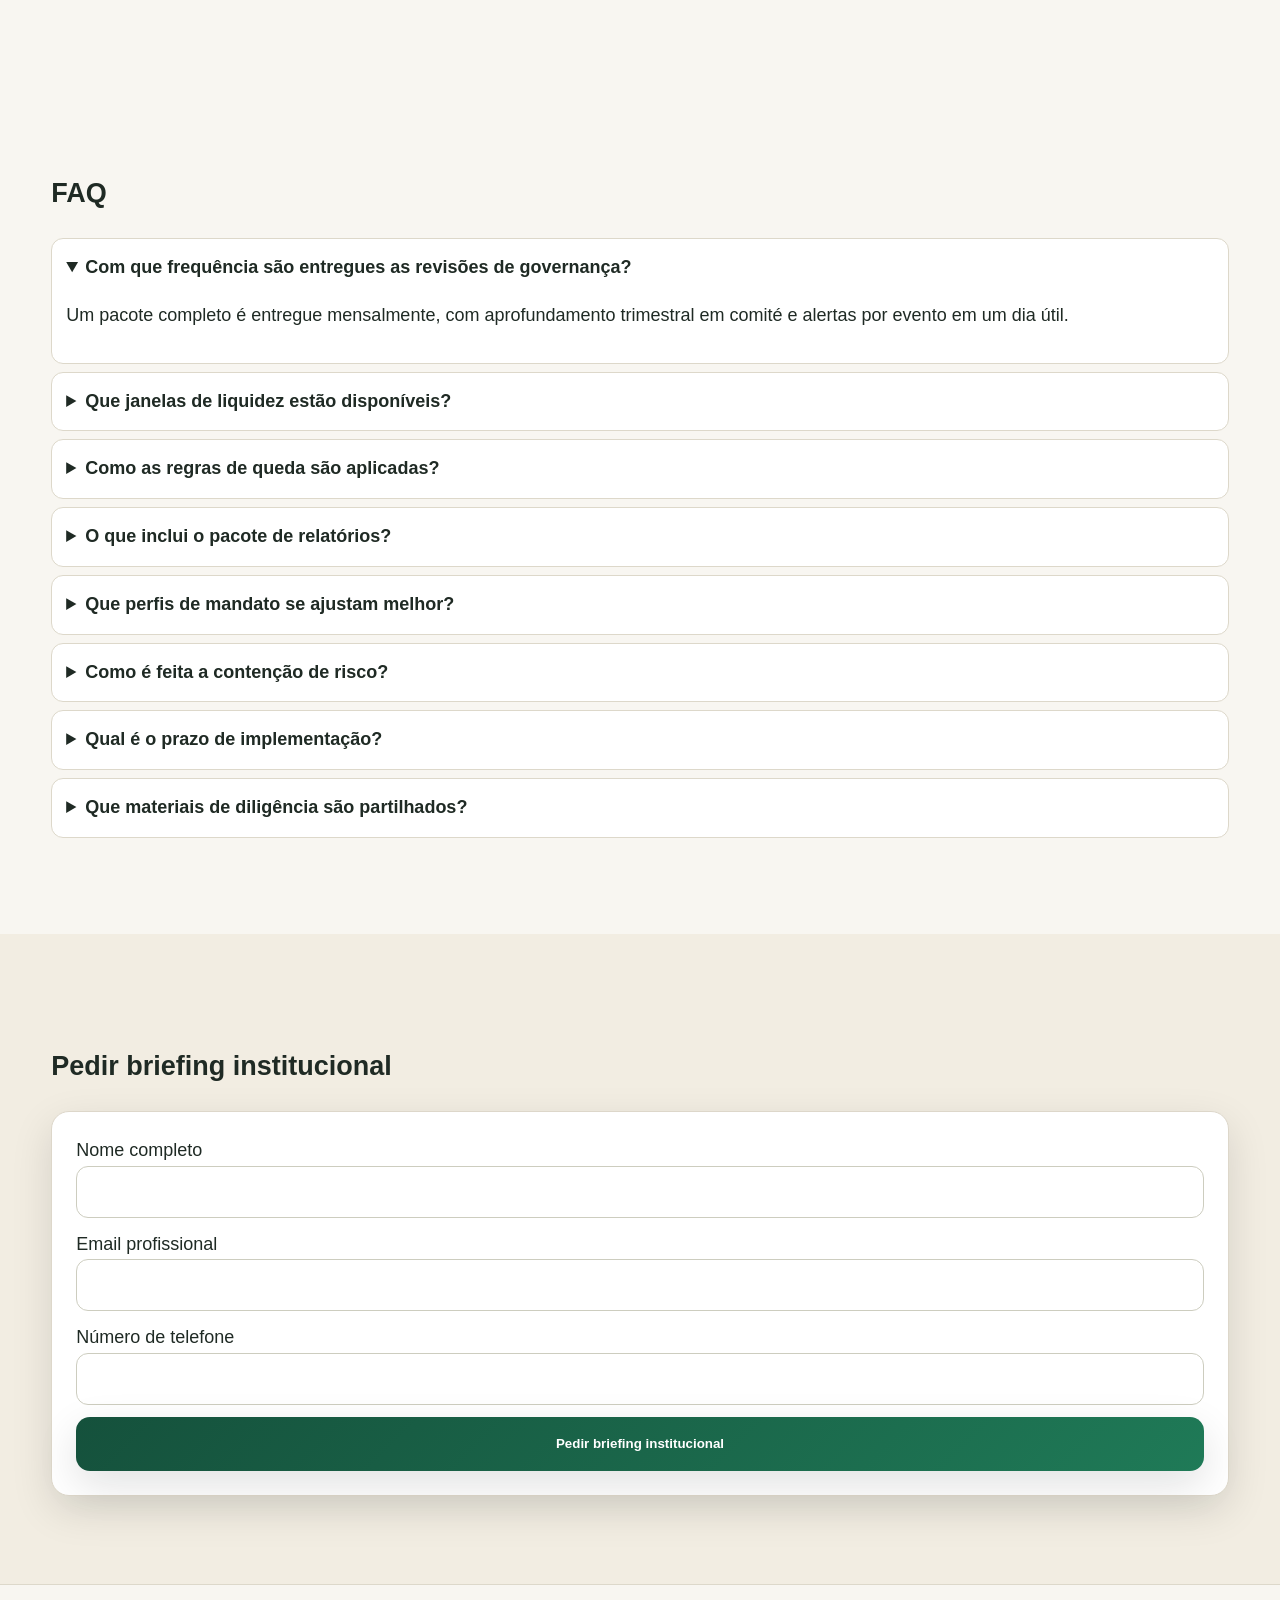
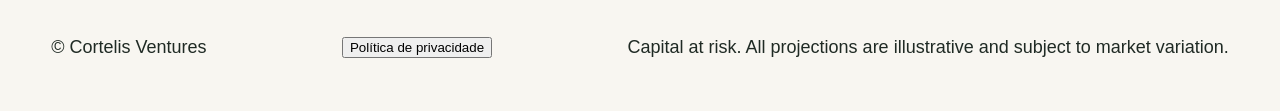
<file: pt/index.html>
<!doctype html>
<html lang="pt">
<head>
<meta charset="utf-8"><meta name="viewport" content="width=device-width, initial-scale=1">
<title>Cortelis Ventures | Investimento institucional em IA</title>
<meta name="description" content="Plataforma institucional de investimento em IA com corredores de alocação disciplinados e relatórios de governança.">
<link rel="canonical" href="https://cortelis.ventures/pt/index.html">
<link rel="alternate" hreflang="en-US" href="https://cortelis.ventures/index.html">
<link rel="alternate" hreflang="de-DE" href="https://cortelis.ventures/de/index.html">
<link rel="alternate" hreflang="fr-FR" href="https://cortelis.ventures/fr/index.html">
<link rel="alternate" hreflang="es-ES" href="https://cortelis.ventures/es/index.html">
<link rel="alternate" hreflang="it-IT" href="https://cortelis.ventures/it/index.html">
<link rel="alternate" hreflang="tr-TR" href="https://cortelis.ventures/tr/index.html">
<link rel="alternate" hreflang="pt-PT" href="https://cortelis.ventures/pt/index.html">
<link rel="alternate" hreflang="ja-JP" href="https://cortelis.ventures/jp/index.html">
<link rel="alternate" hreflang="sk-SK" href="https://cortelis.ventures/sk/index.html">
<link rel="alternate" hreflang="nl-BE" href="https://cortelis.ventures/be/index.html">
<meta property="og:title" content="Cortelis Ventures | Investimento institucional em IA"><meta property="og:description" content="Plataforma institucional de investimento em IA com corredores de alocação disciplinados e relatórios de governança."><meta property="og:type" content="website"><meta property="og:url" content="https://cortelis.ventures/pt/index.html">
<meta name="twitter:card" content="summary_large_image"><meta name="twitter:title" content="Cortelis Ventures | Investimento institucional em IA"><meta name="twitter:description" content="Plataforma institucional de investimento em IA com corredores de alocação disciplinados e relatórios de governança.">
<link rel="stylesheet" href="../assets/style.css">
</head><body data-lang="pt">
<header class="site-header"><div class="brand">Cortelis Ventures</div><nav aria-label="primary"><a href="#mandato">Mandato</a><a href="#mercado">Mercado</a><a href="#estrutura">Estrutura</a><a href="#proteção">Proteção</a><a href="#faq">FAQ</a></nav><div class="header-right"><div class="lang-dropdown"><button class="lang-trigger" aria-expanded="false">Português</button><div class="lang-menu"><a href="../index.html" class="lang-option"><svg viewBox="0 0 60 40" aria-hidden="true"><rect width="60" height="40" fill="#012169"/><path d="M0 0l60 40M60 0L0 40" stroke="#fff" stroke-width="8"/><path d="M0 0l60 40M60 0L0 40" stroke="#C8102E" stroke-width="4"/><path d="M30 0v40M0 20h60" stroke="#fff" stroke-width="12"/><path d="M30 0v40M0 20h60" stroke="#C8102E" stroke-width="7"/></svg><span>English</span></a>
<a href="../de/index.html" class="lang-option"><svg viewBox="0 0 60 40" aria-hidden="true"><rect width="60" height="13.33" fill="#000"/><rect y="13.33" width="60" height="13.33" fill="#DD0000"/><rect y="26.66" width="60" height="13.34" fill="#FFCE00"/></svg><span>Deutsch</span></a>
<a href="../fr/index.html" class="lang-option"><svg viewBox="0 0 60 40" aria-hidden="true"><rect width="20" height="40" fill="#0055A4"/><rect x="20" width="20" height="40" fill="#fff"/><rect x="40" width="20" height="40" fill="#EF4135"/></svg><span>Français</span></a>
<a href="../es/index.html" class="lang-option"><svg viewBox="0 0 60 40" aria-hidden="true"><rect width="60" height="40" fill="#AA151B"/><rect y="10" width="60" height="20" fill="#F1BF00"/></svg><span>Español</span></a>
<a href="../it/index.html" class="lang-option"><svg viewBox="0 0 60 40" aria-hidden="true"><rect width="20" height="40" fill="#009246"/><rect x="20" width="20" height="40" fill="#fff"/><rect x="40" width="20" height="40" fill="#CE2B37"/></svg><span>Italiano</span></a>
<a href="../tr/index.html" class="lang-option"><svg viewBox="0 0 60 40" aria-hidden="true"><rect width="60" height="40" fill="#E30A17"/><circle cx="25" cy="20" r="9" fill="#fff"/><circle cx="28" cy="20" r="7" fill="#E30A17"/><polygon points="36,20 42,22.5 39,17.5 39,22.5 42,17.5" fill="#fff"/></svg><span>Türkçe</span></a>
<a href="../pt/index.html" class="lang-option"><svg viewBox="0 0 60 40" aria-hidden="true"><rect width="24" height="40" fill="#006600"/><rect x="24" width="36" height="40" fill="#FF0000"/><circle cx="24" cy="20" r="6" fill="#FFCC00"/></svg><span>Português</span></a>
<a href="../jp/index.html" class="lang-option"><svg viewBox="0 0 60 40" aria-hidden="true"><rect width="60" height="40" fill="#fff"/><circle cx="30" cy="20" r="10" fill="#BC002D"/></svg><span>日本語</span></a>
<a href="../sk/index.html" class="lang-option"><svg viewBox="0 0 60 40" aria-hidden="true"><rect width="60" height="13.33" fill="#fff"/><rect y="13.33" width="60" height="13.33" fill="#0B4EA2"/><rect y="26.66" width="60" height="13.34" fill="#EE1C25"/></svg><span>Slovenčina</span></a>
<a href="../be/index.html" class="lang-option"><svg viewBox="0 0 60 40" aria-hidden="true"><rect width="20" height="40" fill="#000"/><rect x="20" width="20" height="40" fill="#FFD90C"/><rect x="40" width="20" height="40" fill="#EF3340"/></svg><span>Nederlands</span></a></div></div><a class="btn-primary" href="#final">Pedir briefing institucional</a><button class="burger" aria-expanded="false" aria-label="menu"><span></span><span></span><span></span></button></div></header>
<div class="mobile-drawer" aria-hidden="true"><div class="drawer-panel"><button class="drawer-close" aria-label="close">×</button><nav><a href="#mandato">Mandato</a><a href="#mercado">Mercado</a><a href="#estrutura">Estrutura</a><a href="#proteção">Proteção</a><a href="#faq">FAQ</a></nav><div class="drawer-langs"><a href="../index.html" class="lang-option"><svg viewBox="0 0 60 40" aria-hidden="true"><rect width="60" height="40" fill="#012169"/><path d="M0 0l60 40M60 0L0 40" stroke="#fff" stroke-width="8"/><path d="M0 0l60 40M60 0L0 40" stroke="#C8102E" stroke-width="4"/><path d="M30 0v40M0 20h60" stroke="#fff" stroke-width="12"/><path d="M30 0v40M0 20h60" stroke="#C8102E" stroke-width="7"/></svg><span>English</span></a>
<a href="../de/index.html" class="lang-option"><svg viewBox="0 0 60 40" aria-hidden="true"><rect width="60" height="13.33" fill="#000"/><rect y="13.33" width="60" height="13.33" fill="#DD0000"/><rect y="26.66" width="60" height="13.34" fill="#FFCE00"/></svg><span>Deutsch</span></a>
<a href="../fr/index.html" class="lang-option"><svg viewBox="0 0 60 40" aria-hidden="true"><rect width="20" height="40" fill="#0055A4"/><rect x="20" width="20" height="40" fill="#fff"/><rect x="40" width="20" height="40" fill="#EF4135"/></svg><span>Français</span></a>
<a href="../es/index.html" class="lang-option"><svg viewBox="0 0 60 40" aria-hidden="true"><rect width="60" height="40" fill="#AA151B"/><rect y="10" width="60" height="20" fill="#F1BF00"/></svg><span>Español</span></a>
<a href="../it/index.html" class="lang-option"><svg viewBox="0 0 60 40" aria-hidden="true"><rect width="20" height="40" fill="#009246"/><rect x="20" width="20" height="40" fill="#fff"/><rect x="40" width="20" height="40" fill="#CE2B37"/></svg><span>Italiano</span></a>
<a href="../tr/index.html" class="lang-option"><svg viewBox="0 0 60 40" aria-hidden="true"><rect width="60" height="40" fill="#E30A17"/><circle cx="25" cy="20" r="9" fill="#fff"/><circle cx="28" cy="20" r="7" fill="#E30A17"/><polygon points="36,20 42,22.5 39,17.5 39,22.5 42,17.5" fill="#fff"/></svg><span>Türkçe</span></a>
<a href="../pt/index.html" class="lang-option"><svg viewBox="0 0 60 40" aria-hidden="true"><rect width="24" height="40" fill="#006600"/><rect x="24" width="36" height="40" fill="#FF0000"/><circle cx="24" cy="20" r="6" fill="#FFCC00"/></svg><span>Português</span></a>
<a href="../jp/index.html" class="lang-option"><svg viewBox="0 0 60 40" aria-hidden="true"><rect width="60" height="40" fill="#fff"/><circle cx="30" cy="20" r="10" fill="#BC002D"/></svg><span>日本語</span></a>
<a href="../sk/index.html" class="lang-option"><svg viewBox="0 0 60 40" aria-hidden="true"><rect width="60" height="13.33" fill="#fff"/><rect y="13.33" width="60" height="13.33" fill="#0B4EA2"/><rect y="26.66" width="60" height="13.34" fill="#EE1C25"/></svg><span>Slovenčina</span></a>
<a href="../be/index.html" class="lang-option"><svg viewBox="0 0 60 40" aria-hidden="true"><rect width="20" height="40" fill="#000"/><rect x="20" width="20" height="40" fill="#FFD90C"/><rect x="40" width="20" height="40" fill="#EF3340"/></svg><span>Nederlands</span></a></div><a class="btn-primary" href="#final">Pedir briefing institucional</a></div></div>
<main>

<section class="hero section" id="top">
<div class="container hero-grid">
<div>
<p class="eyebrow">Cortelis Ventures</p>
<h1>Investimento institucional em IA com corredores de alocação disciplinados</h1>
<p>A Cortelis Ventures estrutura mandatos de IA para family offices, fundos e comités de tesouraria que procuram potencial de valorização mensurável com controlo rigoroso de perda.</p>
<p>O nosso quadro integra desenho de alocação, rotinas de governança e inteligência operacional num único ritmo orientado a decisão.</p>
<div class="return-module"><strong>Corredor alvo: 8–15% mensal / 80–200% anualizado</strong><span>Faixa ilustrativa. Não constitui garantia.</span></div>
<div class="hero-cards">
<article><h3>01</h3><p>Disciplined downside bands with pre-defined mitigation triggers and exposure brakes.</p></article>
<article><h3>02</h3><p>Structured sleeve allocation across compute, applications, and enabling infrastructure.</p></article>
<article><h3>03</h3><p>Governance cadence with monthly committee packs and quarterly deep assessment.</p></article>
</div></div>
<div><form class="lead-form" aria-label="lead form"><h2>Pedir briefing institucional</h2><label>Nome completo<input required type="text" name="name"/></label><label>Email profissional<input required type="email" name="email"/></label><label>Número de telefone<input required type="tel" name="phone"/></label><button class="btn-primary" type="submit">Pedir briefing institucional</button></form></div>
</div></section>
<section class="section calc-wrap" id="calc"><div class="container calc-grid"><div><h2>Calculadora de Corredor de Alocação</h2><p>Estime valores projetados do corredor por horizonte temporal com premissas institucionais calibradas para contenção de volatilidade.</p><div class="mini-kpis"><div><span>Volatility cap</span><strong>11%</strong></div><div><span>Review cycle</span><strong>30d</strong></div><div><span>Data refresh</span><strong>Daily</strong></div></div><p class="method">Methodology: corridor bands combine baseline compounding, dispersion envelopes, and containment overlays.</p></div><div class="calc-card"><div class="segmented" role="tablist"><button data-amount="10000" class="is-active">$10k</button><button data-amount="50000">$50k</button><button data-amount="150000">$150k</button></div><label class="slider-label">Horizon <span data-months>12</span> months<input type="range" min="3" max="24" value="12" data-slider/></label><div class="outputs"><div><span>Low</span><strong data-low></strong></div><div><span>Base</span><strong data-base></strong></div><div><span>High</span><strong data-high></strong></div></div><p class="assumption">Assumptions: corridor projection with volatility containment and rebalancing discipline.</p><p class="calc-disclaimer">Illustrative only / not a guarantee.</p></div></div></div></section>
<section class="section"><div class="container"><h2>Market depth</h2><div class="kpi-panel"><div><span>Addressable AI spend</span><strong>$4.2T</strong></div><div><span>Enterprise adoption slope</span><strong>34%</strong></div><div><span>Capital efficiency spread</span><strong>2.7x</strong></div><div><span>Signal update cadence</span><strong>Weekly</strong></div></div></div></section>
<section class="section light"><div class="container"><h2>Allocation framework</h2><div class="stacked-bar"><div style="--w:35%">Core systems</div><div style="--w:30%">Applied intelligence</div><div style="--w:20%">Data infra</div><div style="--w:15%">Special situations</div></div></div></section>
<section class="section"><div class="container"><h2>Execution timeline</h2><div class="timeline"><article><h3>Week 1</h3><p>Mandate scoping and control mapping.</p></article><article><h3>Week 2</h3><p>Allocation corridor calibration and committee validation.</p></article><article><h3>Week 3</h3><p>Operational integration and reporting baseline.</p></article><article><h3>Week 4</h3><p>Live deployment with governance activation.</p></article></div></div></section>
<section class="section dark"><div class="container"><h2>Scenario metrics</h2><div class="scenario-columns"><article><h3>Conservative</h3><p>Lower volatility sleeve with strict rebalancing.</p><strong>Contained trajectory</strong></article><article><h3>Balanced</h3><p>Diversified growth corridor for mandate consistency.</p><strong>Central trajectory</strong></article><article><h3>Opportunistic</h3><p>Higher dispersion tolerance with active overlays.</p><strong>Expanded trajectory</strong></article></div></div></section>
<section class="section"><div class="container"><h2>Insight architecture</h2><div class="flow-diagram"><div>Signal ingestion</div><div>Committee synthesis</div><div>Allocation actions</div><div>Control verification</div></div></div></section>
<section class="section"><div class="container"><h2>Risk matrix</h2><div class="risk-matrix"><div><h3>High impact / Low probability</h3><p>Mitigated via exposure brakes and event escalation protocol.</p></div><div><h3>High impact / High probability</h3><p>Covered through corridor reduction and mandatory committee vote.</p></div><div><h3>Low impact / Low probability</h3><p>Monitored with tolerance bands and monthly calibration.</p></div><div><h3>Low impact / High probability</h3><p>Absorbed through sleeve diversification and tactical hedging.</p></div></div></div></section>
<section class="section"><div class="container"><h2>Partner reviews</h2><div class="reviews"><article><div class="rev-head"><strong>A.B. Anna Becker</strong><span>VERIFICADO</span></div><p class="rev-role">Chief Investment Officer · Zürich</p><blockquote>The mandate architecture allowed our committee to move quickly without losing control discipline.</blockquote></article><article><div class="rev-head"><strong>M.D. Marc Dupont</strong><span>VERIFICADO</span></div><p class="rev-role">Treasury Lead · Paris</p><blockquote>Reporting quality was immediately board-ready, with clear intervention thresholds.</blockquote></article><article><div class="rev-head"><strong>L.G. Laura Gómez</strong><span>VERIFICADO</span></div><p class="rev-role">Patrimonio Directora · Madrid</p><blockquote>Allocation guidance translated complex AI dynamics into practical capital decisions.</blockquote></article><article><div class="rev-head"><strong>T.R. Tom Rossi</strong><span>VERIFICADO</span></div><p class="rev-role">Family Office Principal · Milano</p><blockquote>Execution cadence and documentation standards exceeded institutional expectations.</blockquote></article></div></div></section>
<section class="section"><div class="container"><h2>FAQ</h2><div class="faq"><details open><summary>Com que frequência são entregues as revisões de governança?</summary><p>Um pacote completo é entregue mensalmente, com aprofundamento trimestral em comité e alertas por evento em um dia útil.</p></details><details ><summary>Que janelas de liquidez estão disponíveis?</summary><p>As janelas padrão são mensais com aviso prévio; janelas personalizadas podem ser definidas no início do mandato.</p></details><details ><summary>Como as regras de queda são aplicadas?</summary><p>Travões de exposição e limites de variância são codificados antes da execução; qualquer violação aciona redução imediata.</p></details><details ><summary>O que inclui o pacote de relatórios?</summary><p>Recebe camadas de atribuição, análise de desvio de alocação, notas de cenário e registos de controlo para comité e auditoria.</p></details><details ><summary>Que perfis de mandato se ajustam melhor?</summary><p>O quadro adapta-se a instituições que procuram valorização medida na cadeia de valor de IA com disciplina de risco.</p></details><details ><summary>Como é feita a contenção de risco?</summary><p>Combina dimensionamento de corredor, diversificação por blocos e monitorização ativa de stress com limiares documentados.</p></details><details ><summary>Qual é o prazo de implementação?</summary><p>A implementação costuma levar duas a quatro semanas, incluindo diligência, mapeamento de controlos e alinhamento de relatórios.</p></details><details ><summary>Que materiais de diligência são partilhados?</summary><p>A sala documental inclui manuais de governança, notas metodológicas, guias operacionais e pacotes históricos anonimizados.</p></details></div></div></section>
<section class="section final-cta"><div class="container"><h2>Pedir briefing institucional</h2><form class="lead-form" aria-label="final form"><label>Nome completo<input required type="text" name="name"/></label><label>Email profissional<input required type="email" name="email"/></label><label>Número de telefone<input required type="tel" name="phone"/></label><button class="btn-primary" type="submit">Pedir briefing institucional</button></form></div></section>

</main>
<footer class="site-footer" id="final"><p>© Cortelis Ventures</p><button class="privacy-open">Política de privacidade</button><p class="disc">Capital at risk. All projections are illustrative and subject to market variation.</p></footer>
<div class="privacy-modal" aria-hidden="true" role="dialog" aria-modal="true"><div class="privacy-card"><button class="privacy-x" aria-label="close">×</button><h2>Política de privacidade</h2><h3>Data collection</h3><p>We process submitted contact details to answer institutional briefing requests and maintain governance-grade communication logs.</p><h3>Legal basis</h3><p>Processing relies on legitimate interest and pre-contractual exchange with authorized representatives.</p><h3>Retention</h3><p>Records are stored under strict access controls and reviewed periodically for minimization.</p><h3>Data rights</h3><p>Authorized contacts may request access, rectification, limitation, portability, or deletion through compliance channels.</p><button class="privacy-close">Fechar</button></div></div>
<script type="application/ld+json">{"@context": "https://schema.org", "@type": "Organization", "name": "Cortelis Ventures", "url": "https://cortelis.ventures", "sameAs": []}</script>
<script type="application/ld+json">{"@context": "https://schema.org", "@type": "WebSite", "name": "Cortelis Ventures", "url": "https://cortelis.ventures"}</script>
<script type="application/ld+json">{"@context": "https://schema.org", "@type": "FAQPage", "mainEntity": [{"@type": "Question", "name": "Com que frequência são entregues as revisões de governança?", "acceptedAnswer": {"@type": "Answer", "text": "Um pacote completo é entregue mensalmente, com aprofundamento trimestral em comité e alertas por evento em um dia útil."}}, {"@type": "Question", "name": "Que janelas de liquidez estão disponíveis?", "acceptedAnswer": {"@type": "Answer", "text": "As janelas padrão são mensais com aviso prévio; janelas personalizadas podem ser definidas no início do mandato."}}, {"@type": "Question", "name": "Como as regras de queda são aplicadas?", "acceptedAnswer": {"@type": "Answer", "text": "Travões de exposição e limites de variância são codificados antes da execução; qualquer violação aciona redução imediata."}}, {"@type": "Question", "name": "O que inclui o pacote de relatórios?", "acceptedAnswer": {"@type": "Answer", "text": "Recebe camadas de atribuição, análise de desvio de alocação, notas de cenário e registos de controlo para comité e auditoria."}}, {"@type": "Question", "name": "Que perfis de mandato se ajustam melhor?", "acceptedAnswer": {"@type": "Answer", "text": "O quadro adapta-se a instituições que procuram valorização medida na cadeia de valor de IA com disciplina de risco."}}, {"@type": "Question", "name": "Como é feita a contenção de risco?", "acceptedAnswer": {"@type": "Answer", "text": "Combina dimensionamento de corredor, diversificação por blocos e monitorização ativa de stress com limiares documentados."}}, {"@type": "Question", "name": "Qual é o prazo de implementação?", "acceptedAnswer": {"@type": "Answer", "text": "A implementação costuma levar duas a quatro semanas, incluindo diligência, mapeamento de controlos e alinhamento de relatórios."}}, {"@type": "Question", "name": "Que materiais de diligência são partilhados?", "acceptedAnswer": {"@type": "Answer", "text": "A sala documental inclui manuais de governança, notas metodológicas, guias operacionais e pacotes históricos anonimizados."}}]}</script>
<script type="application/ld+json">{"@context": "https://schema.org", "@type": "Review", "itemReviewed": {"@type": "Organization", "name": "Cortelis Ventures"}, "reviewRating": {"@type": "Rating", "ratingValue": "5"}, "author": {"@type": "Person", "name": "Advisory Partner"}}</script>
<script defer src="../assets/app.js"></script></body></html>
</file>
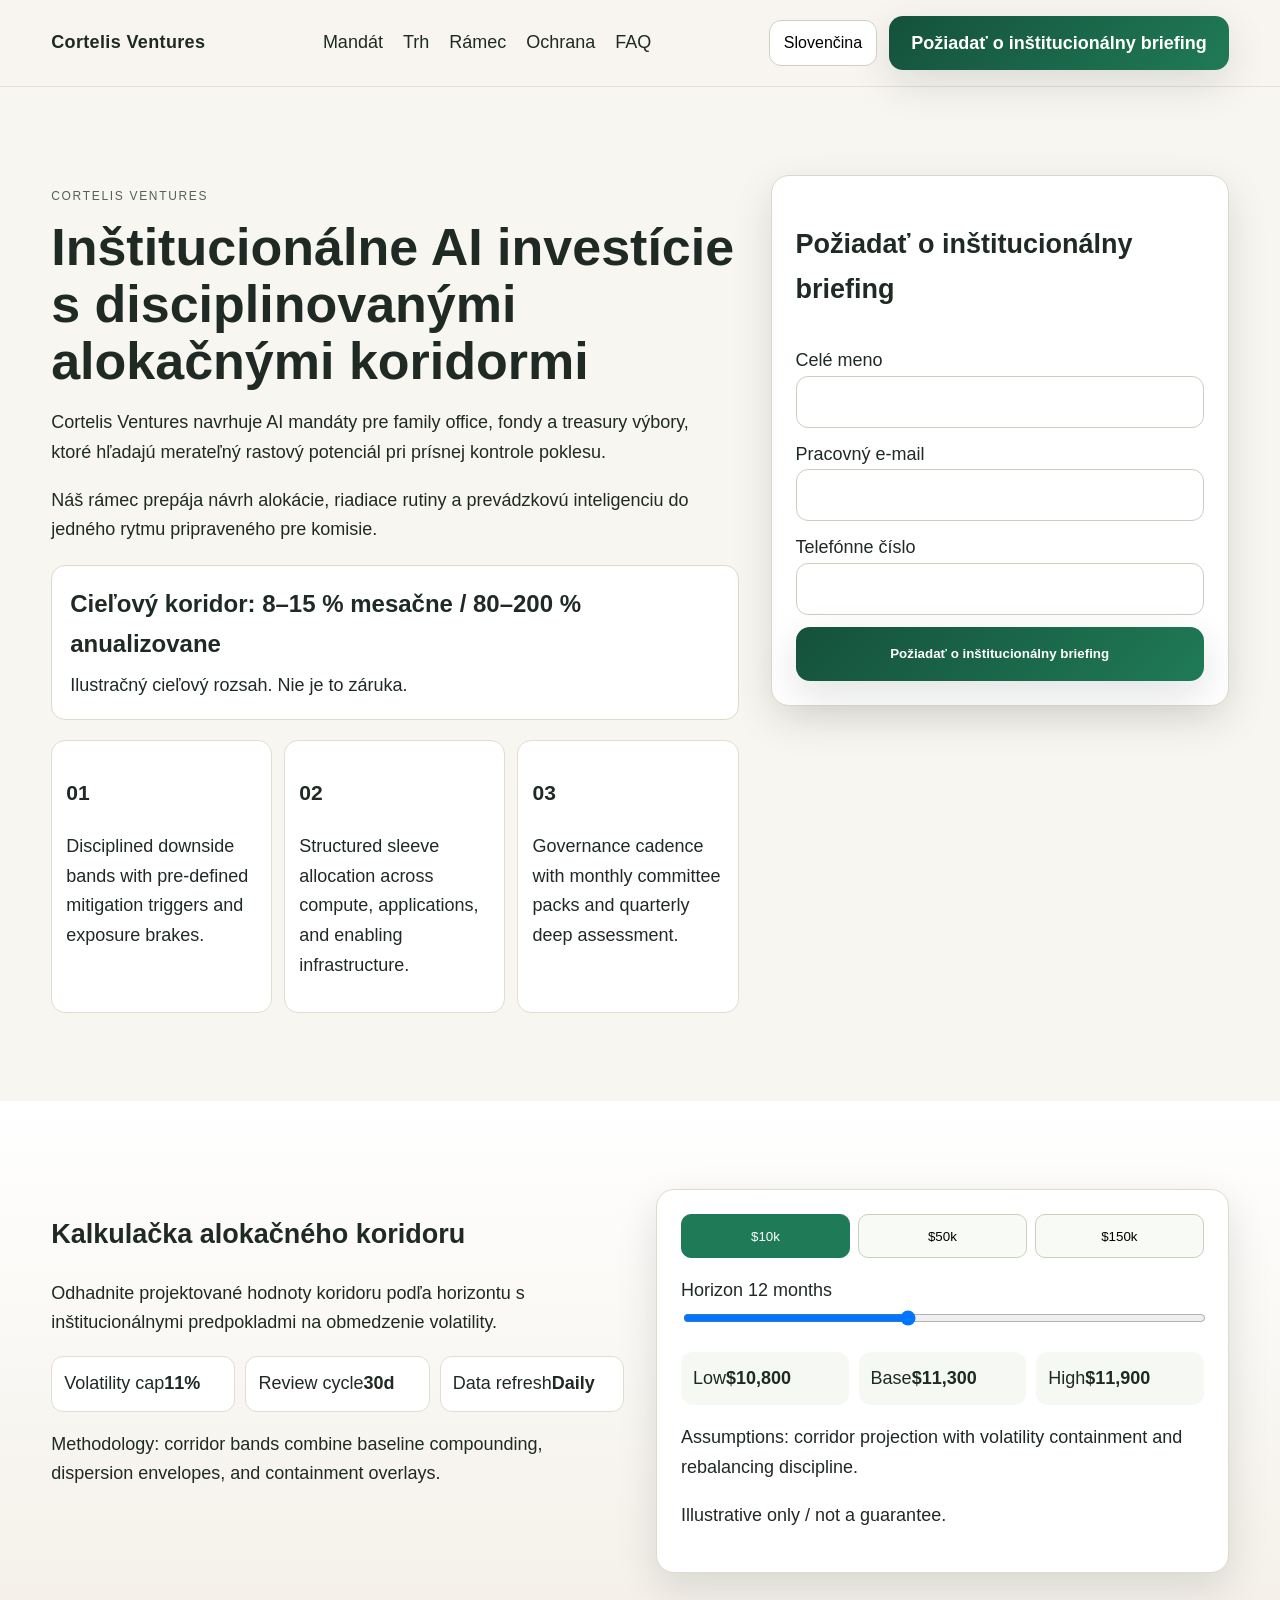
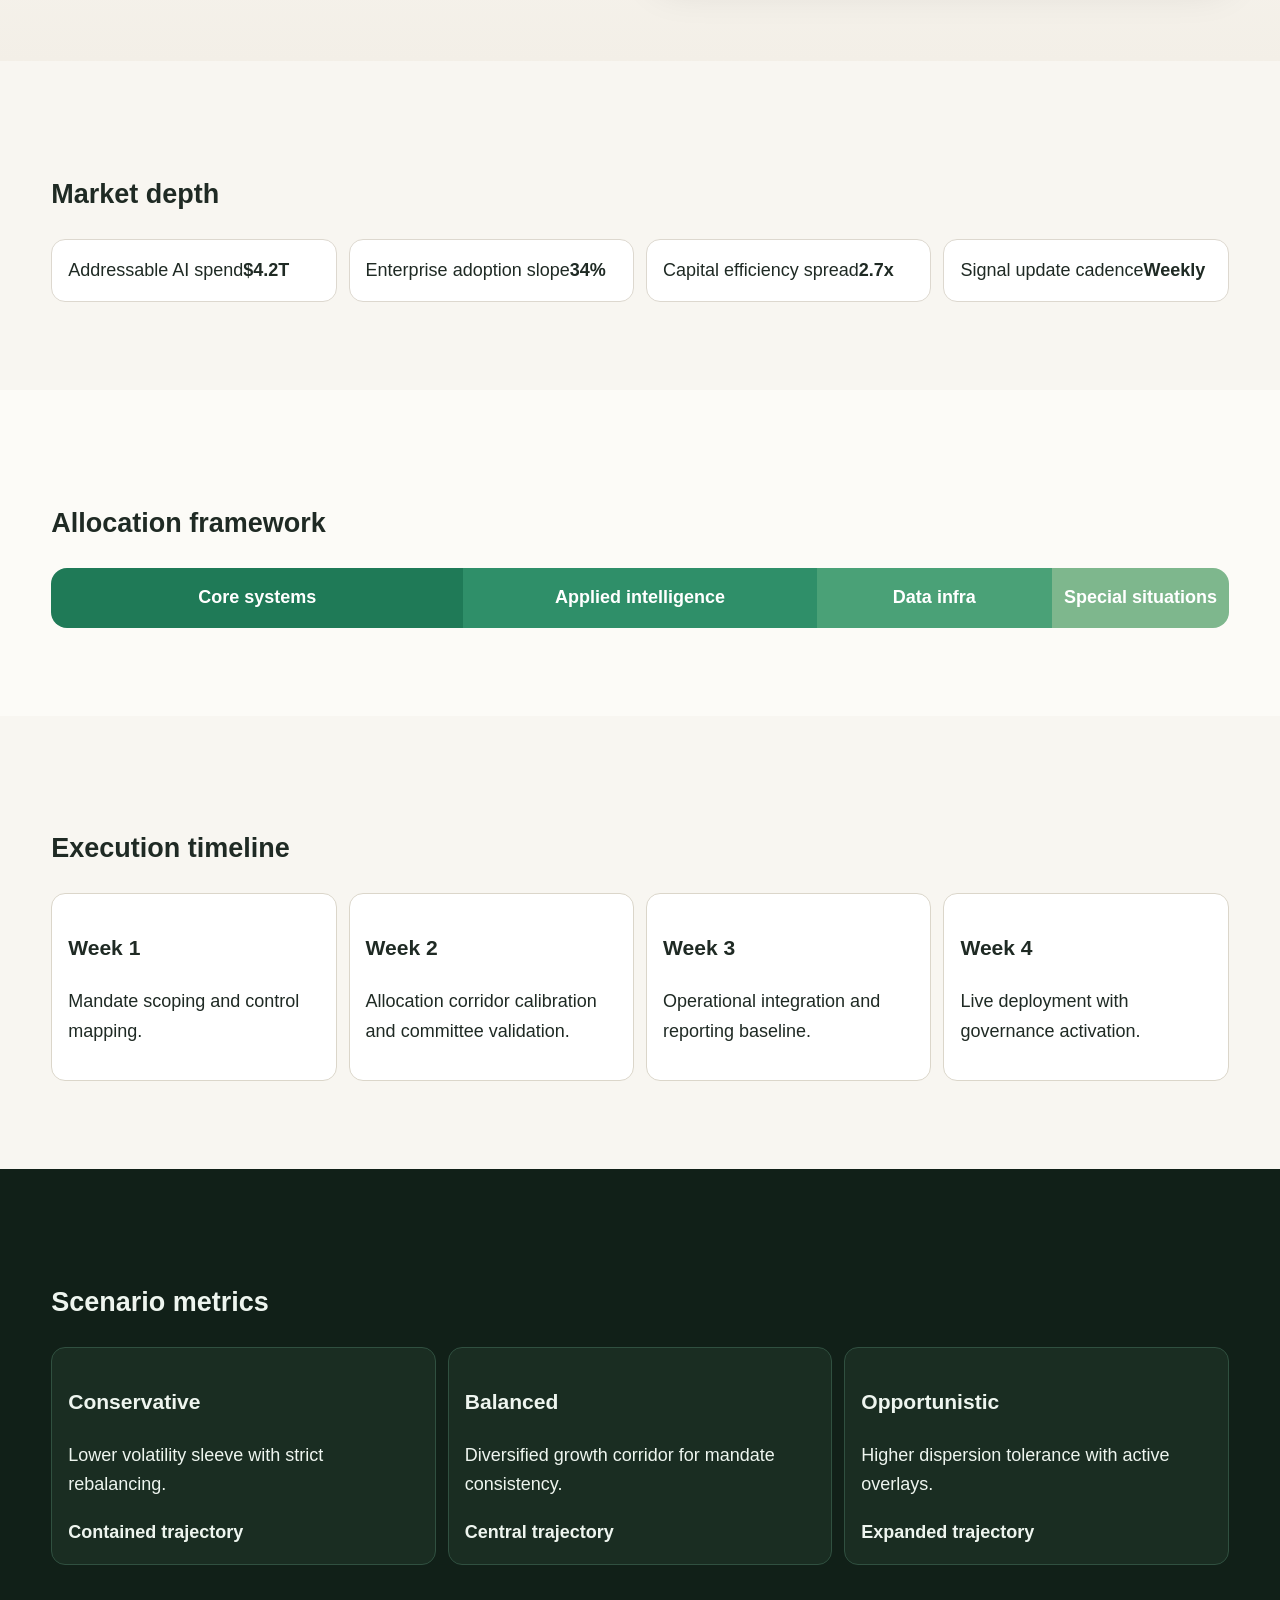
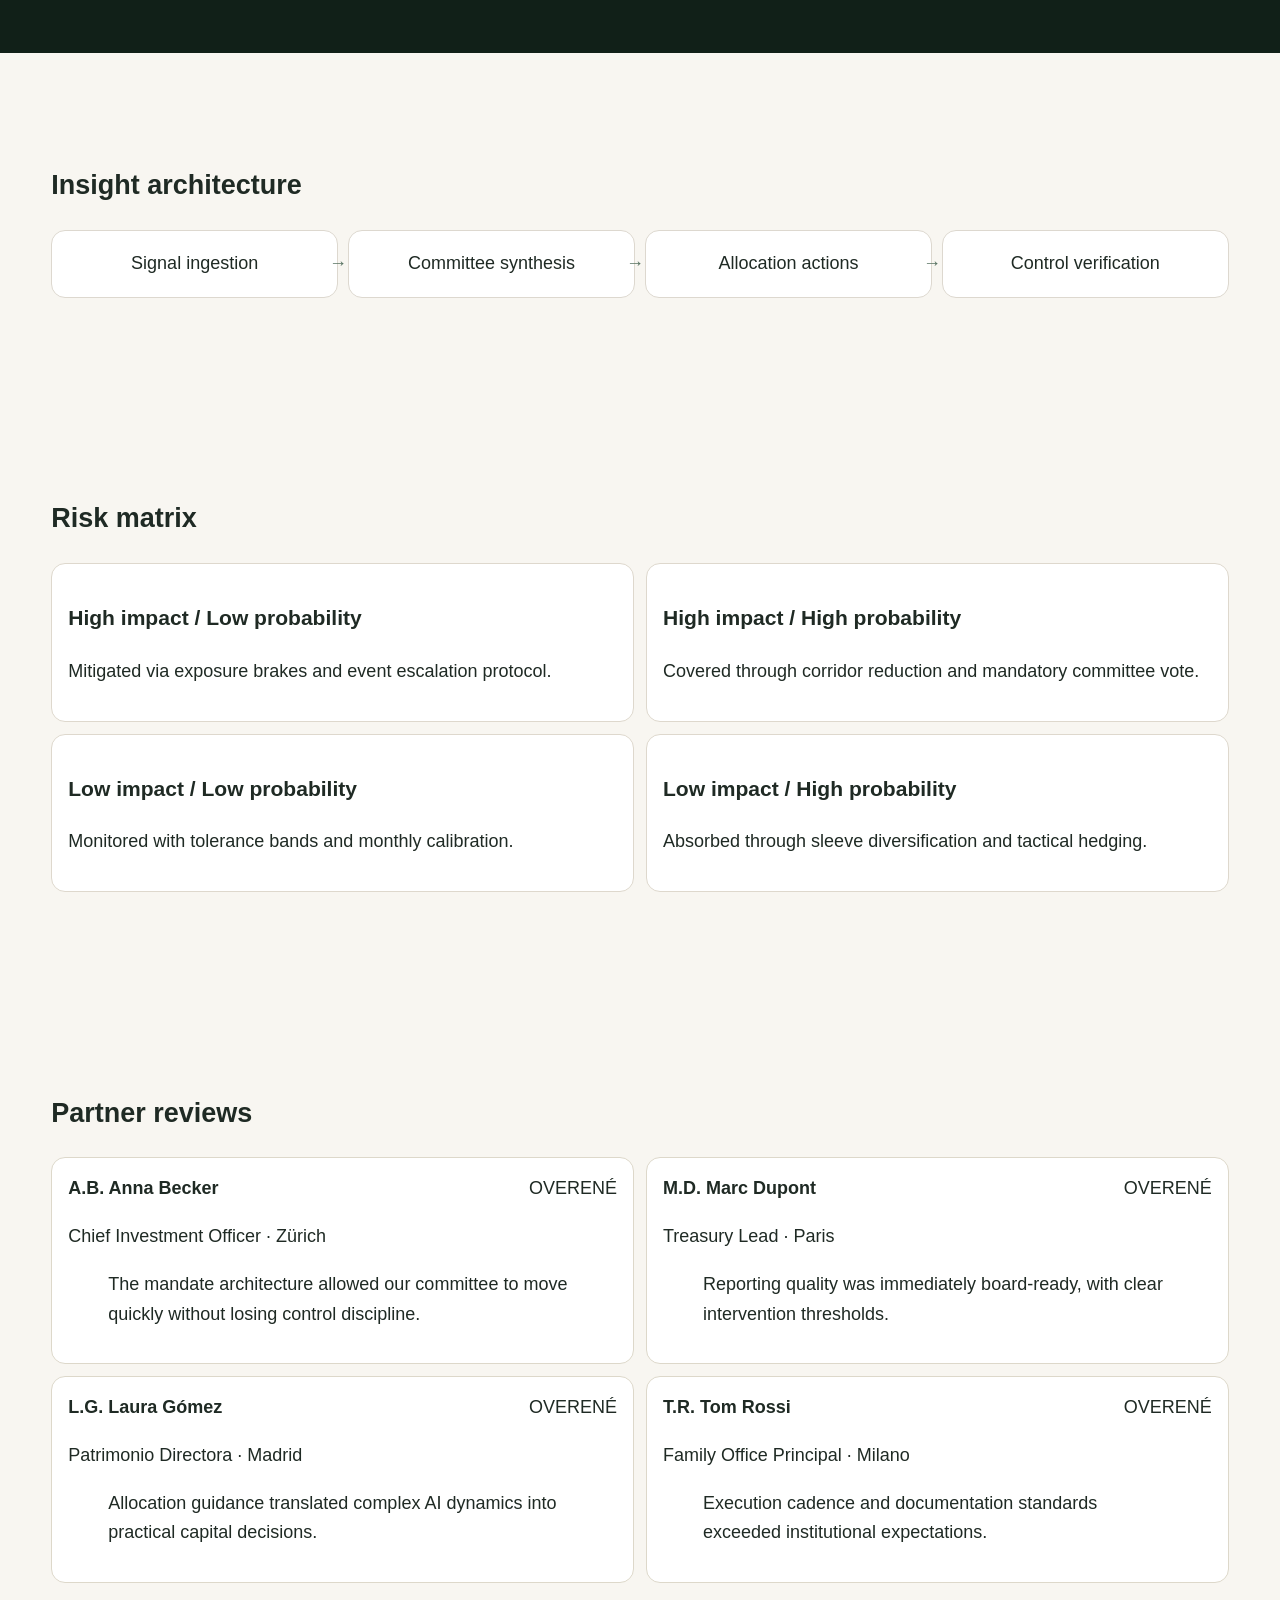
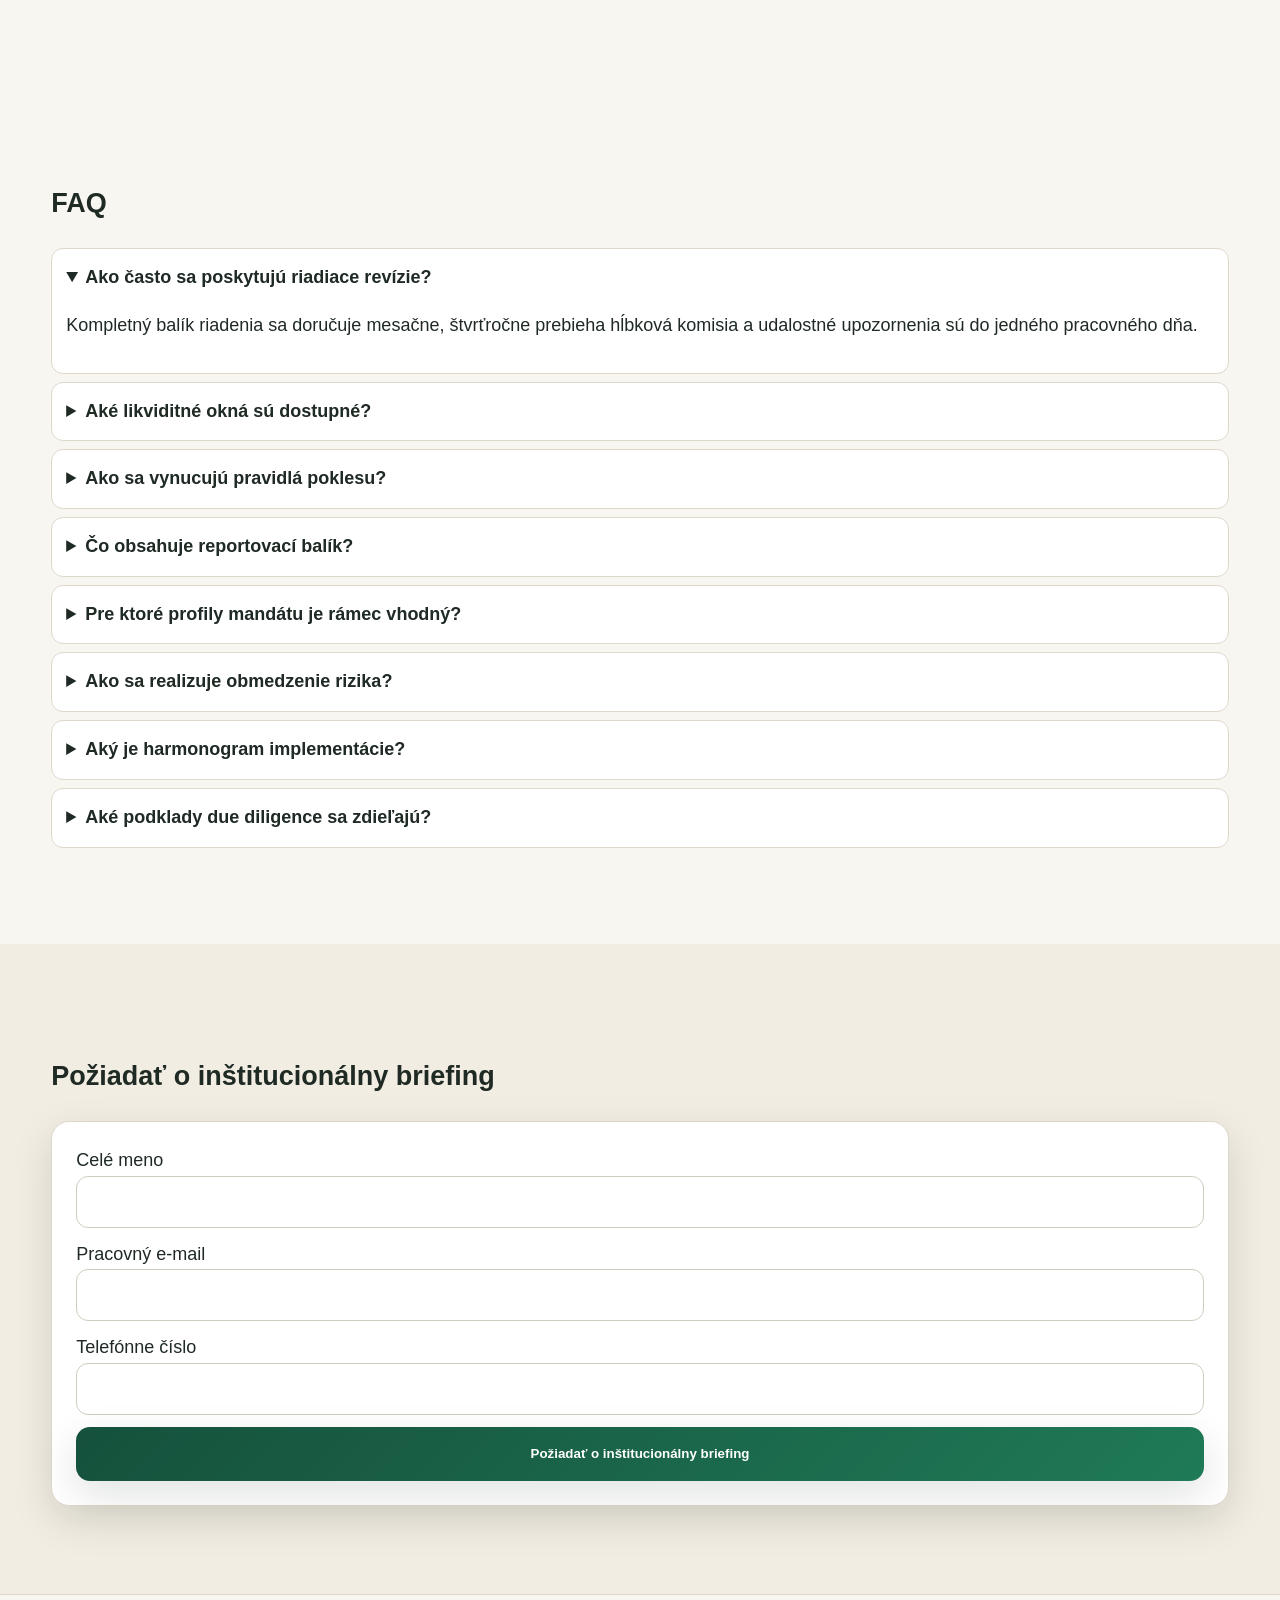
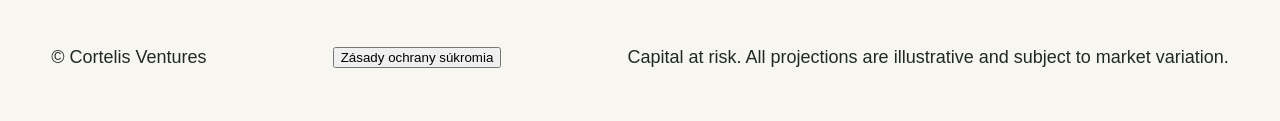
<file: sk/index.html>
<!doctype html>
<html lang="sk">
<head>
<meta charset="utf-8"><meta name="viewport" content="width=device-width, initial-scale=1">
<title>Cortelis Ventures | Inštitucionálne AI investície</title>
<meta name="description" content="Inštitucionálna AI investičná platforma s disciplinovanými alokačnými koridormi a reportingom riadenia.">
<link rel="canonical" href="https://cortelis.ventures/sk/index.html">
<link rel="alternate" hreflang="en-US" href="https://cortelis.ventures/index.html">
<link rel="alternate" hreflang="de-DE" href="https://cortelis.ventures/de/index.html">
<link rel="alternate" hreflang="fr-FR" href="https://cortelis.ventures/fr/index.html">
<link rel="alternate" hreflang="es-ES" href="https://cortelis.ventures/es/index.html">
<link rel="alternate" hreflang="it-IT" href="https://cortelis.ventures/it/index.html">
<link rel="alternate" hreflang="tr-TR" href="https://cortelis.ventures/tr/index.html">
<link rel="alternate" hreflang="pt-PT" href="https://cortelis.ventures/pt/index.html">
<link rel="alternate" hreflang="ja-JP" href="https://cortelis.ventures/jp/index.html">
<link rel="alternate" hreflang="sk-SK" href="https://cortelis.ventures/sk/index.html">
<link rel="alternate" hreflang="nl-BE" href="https://cortelis.ventures/be/index.html">
<meta property="og:title" content="Cortelis Ventures | Inštitucionálne AI investície"><meta property="og:description" content="Inštitucionálna AI investičná platforma s disciplinovanými alokačnými koridormi a reportingom riadenia."><meta property="og:type" content="website"><meta property="og:url" content="https://cortelis.ventures/sk/index.html">
<meta name="twitter:card" content="summary_large_image"><meta name="twitter:title" content="Cortelis Ventures | Inštitucionálne AI investície"><meta name="twitter:description" content="Inštitucionálna AI investičná platforma s disciplinovanými alokačnými koridormi a reportingom riadenia.">
<link rel="stylesheet" href="../assets/style.css">
</head><body data-lang="sk">
<header class="site-header"><div class="brand">Cortelis Ventures</div><nav aria-label="primary"><a href="#mandát">Mandát</a><a href="#trh">Trh</a><a href="#rámec">Rámec</a><a href="#ochrana">Ochrana</a><a href="#faq">FAQ</a></nav><div class="header-right"><div class="lang-dropdown"><button class="lang-trigger" aria-expanded="false">Slovenčina</button><div class="lang-menu"><a href="../index.html" class="lang-option"><svg viewBox="0 0 60 40" aria-hidden="true"><rect width="60" height="40" fill="#012169"/><path d="M0 0l60 40M60 0L0 40" stroke="#fff" stroke-width="8"/><path d="M0 0l60 40M60 0L0 40" stroke="#C8102E" stroke-width="4"/><path d="M30 0v40M0 20h60" stroke="#fff" stroke-width="12"/><path d="M30 0v40M0 20h60" stroke="#C8102E" stroke-width="7"/></svg><span>English</span></a>
<a href="../de/index.html" class="lang-option"><svg viewBox="0 0 60 40" aria-hidden="true"><rect width="60" height="13.33" fill="#000"/><rect y="13.33" width="60" height="13.33" fill="#DD0000"/><rect y="26.66" width="60" height="13.34" fill="#FFCE00"/></svg><span>Deutsch</span></a>
<a href="../fr/index.html" class="lang-option"><svg viewBox="0 0 60 40" aria-hidden="true"><rect width="20" height="40" fill="#0055A4"/><rect x="20" width="20" height="40" fill="#fff"/><rect x="40" width="20" height="40" fill="#EF4135"/></svg><span>Français</span></a>
<a href="../es/index.html" class="lang-option"><svg viewBox="0 0 60 40" aria-hidden="true"><rect width="60" height="40" fill="#AA151B"/><rect y="10" width="60" height="20" fill="#F1BF00"/></svg><span>Español</span></a>
<a href="../it/index.html" class="lang-option"><svg viewBox="0 0 60 40" aria-hidden="true"><rect width="20" height="40" fill="#009246"/><rect x="20" width="20" height="40" fill="#fff"/><rect x="40" width="20" height="40" fill="#CE2B37"/></svg><span>Italiano</span></a>
<a href="../tr/index.html" class="lang-option"><svg viewBox="0 0 60 40" aria-hidden="true"><rect width="60" height="40" fill="#E30A17"/><circle cx="25" cy="20" r="9" fill="#fff"/><circle cx="28" cy="20" r="7" fill="#E30A17"/><polygon points="36,20 42,22.5 39,17.5 39,22.5 42,17.5" fill="#fff"/></svg><span>Türkçe</span></a>
<a href="../pt/index.html" class="lang-option"><svg viewBox="0 0 60 40" aria-hidden="true"><rect width="24" height="40" fill="#006600"/><rect x="24" width="36" height="40" fill="#FF0000"/><circle cx="24" cy="20" r="6" fill="#FFCC00"/></svg><span>Português</span></a>
<a href="../jp/index.html" class="lang-option"><svg viewBox="0 0 60 40" aria-hidden="true"><rect width="60" height="40" fill="#fff"/><circle cx="30" cy="20" r="10" fill="#BC002D"/></svg><span>日本語</span></a>
<a href="../sk/index.html" class="lang-option"><svg viewBox="0 0 60 40" aria-hidden="true"><rect width="60" height="13.33" fill="#fff"/><rect y="13.33" width="60" height="13.33" fill="#0B4EA2"/><rect y="26.66" width="60" height="13.34" fill="#EE1C25"/></svg><span>Slovenčina</span></a>
<a href="../be/index.html" class="lang-option"><svg viewBox="0 0 60 40" aria-hidden="true"><rect width="20" height="40" fill="#000"/><rect x="20" width="20" height="40" fill="#FFD90C"/><rect x="40" width="20" height="40" fill="#EF3340"/></svg><span>Nederlands</span></a></div></div><a class="btn-primary" href="#final">Požiadať o inštitucionálny briefing</a><button class="burger" aria-expanded="false" aria-label="menu"><span></span><span></span><span></span></button></div></header>
<div class="mobile-drawer" aria-hidden="true"><div class="drawer-panel"><button class="drawer-close" aria-label="close">×</button><nav><a href="#mandát">Mandát</a><a href="#trh">Trh</a><a href="#rámec">Rámec</a><a href="#ochrana">Ochrana</a><a href="#faq">FAQ</a></nav><div class="drawer-langs"><a href="../index.html" class="lang-option"><svg viewBox="0 0 60 40" aria-hidden="true"><rect width="60" height="40" fill="#012169"/><path d="M0 0l60 40M60 0L0 40" stroke="#fff" stroke-width="8"/><path d="M0 0l60 40M60 0L0 40" stroke="#C8102E" stroke-width="4"/><path d="M30 0v40M0 20h60" stroke="#fff" stroke-width="12"/><path d="M30 0v40M0 20h60" stroke="#C8102E" stroke-width="7"/></svg><span>English</span></a>
<a href="../de/index.html" class="lang-option"><svg viewBox="0 0 60 40" aria-hidden="true"><rect width="60" height="13.33" fill="#000"/><rect y="13.33" width="60" height="13.33" fill="#DD0000"/><rect y="26.66" width="60" height="13.34" fill="#FFCE00"/></svg><span>Deutsch</span></a>
<a href="../fr/index.html" class="lang-option"><svg viewBox="0 0 60 40" aria-hidden="true"><rect width="20" height="40" fill="#0055A4"/><rect x="20" width="20" height="40" fill="#fff"/><rect x="40" width="20" height="40" fill="#EF4135"/></svg><span>Français</span></a>
<a href="../es/index.html" class="lang-option"><svg viewBox="0 0 60 40" aria-hidden="true"><rect width="60" height="40" fill="#AA151B"/><rect y="10" width="60" height="20" fill="#F1BF00"/></svg><span>Español</span></a>
<a href="../it/index.html" class="lang-option"><svg viewBox="0 0 60 40" aria-hidden="true"><rect width="20" height="40" fill="#009246"/><rect x="20" width="20" height="40" fill="#fff"/><rect x="40" width="20" height="40" fill="#CE2B37"/></svg><span>Italiano</span></a>
<a href="../tr/index.html" class="lang-option"><svg viewBox="0 0 60 40" aria-hidden="true"><rect width="60" height="40" fill="#E30A17"/><circle cx="25" cy="20" r="9" fill="#fff"/><circle cx="28" cy="20" r="7" fill="#E30A17"/><polygon points="36,20 42,22.5 39,17.5 39,22.5 42,17.5" fill="#fff"/></svg><span>Türkçe</span></a>
<a href="../pt/index.html" class="lang-option"><svg viewBox="0 0 60 40" aria-hidden="true"><rect width="24" height="40" fill="#006600"/><rect x="24" width="36" height="40" fill="#FF0000"/><circle cx="24" cy="20" r="6" fill="#FFCC00"/></svg><span>Português</span></a>
<a href="../jp/index.html" class="lang-option"><svg viewBox="0 0 60 40" aria-hidden="true"><rect width="60" height="40" fill="#fff"/><circle cx="30" cy="20" r="10" fill="#BC002D"/></svg><span>日本語</span></a>
<a href="../sk/index.html" class="lang-option"><svg viewBox="0 0 60 40" aria-hidden="true"><rect width="60" height="13.33" fill="#fff"/><rect y="13.33" width="60" height="13.33" fill="#0B4EA2"/><rect y="26.66" width="60" height="13.34" fill="#EE1C25"/></svg><span>Slovenčina</span></a>
<a href="../be/index.html" class="lang-option"><svg viewBox="0 0 60 40" aria-hidden="true"><rect width="20" height="40" fill="#000"/><rect x="20" width="20" height="40" fill="#FFD90C"/><rect x="40" width="20" height="40" fill="#EF3340"/></svg><span>Nederlands</span></a></div><a class="btn-primary" href="#final">Požiadať o inštitucionálny briefing</a></div></div>
<main>

<section class="hero section" id="top">
<div class="container hero-grid">
<div>
<p class="eyebrow">Cortelis Ventures</p>
<h1>Inštitucionálne AI investície s disciplinovanými alokačnými koridormi</h1>
<p>Cortelis Ventures navrhuje AI mandáty pre family office, fondy a treasury výbory, ktoré hľadajú merateľný rastový potenciál pri prísnej kontrole poklesu.</p>
<p>Náš rámec prepája návrh alokácie, riadiace rutiny a prevádzkovú inteligenciu do jedného rytmu pripraveného pre komisie.</p>
<div class="return-module"><strong>Cieľový koridor: 8–15 % mesačne / 80–200 % anualizovane</strong><span>Ilustračný cieľový rozsah. Nie je to záruka.</span></div>
<div class="hero-cards">
<article><h3>01</h3><p>Disciplined downside bands with pre-defined mitigation triggers and exposure brakes.</p></article>
<article><h3>02</h3><p>Structured sleeve allocation across compute, applications, and enabling infrastructure.</p></article>
<article><h3>03</h3><p>Governance cadence with monthly committee packs and quarterly deep assessment.</p></article>
</div></div>
<div><form class="lead-form" aria-label="lead form"><h2>Požiadať o inštitucionálny briefing</h2><label>Celé meno<input required type="text" name="name"/></label><label>Pracovný e-mail<input required type="email" name="email"/></label><label>Telefónne číslo<input required type="tel" name="phone"/></label><button class="btn-primary" type="submit">Požiadať o inštitucionálny briefing</button></form></div>
</div></section>
<section class="section calc-wrap" id="calc"><div class="container calc-grid"><div><h2>Kalkulačka alokačného koridoru</h2><p>Odhadnite projektované hodnoty koridoru podľa horizontu s inštitucionálnymi predpokladmi na obmedzenie volatility.</p><div class="mini-kpis"><div><span>Volatility cap</span><strong>11%</strong></div><div><span>Review cycle</span><strong>30d</strong></div><div><span>Data refresh</span><strong>Daily</strong></div></div><p class="method">Methodology: corridor bands combine baseline compounding, dispersion envelopes, and containment overlays.</p></div><div class="calc-card"><div class="segmented" role="tablist"><button data-amount="10000" class="is-active">$10k</button><button data-amount="50000">$50k</button><button data-amount="150000">$150k</button></div><label class="slider-label">Horizon <span data-months>12</span> months<input type="range" min="3" max="24" value="12" data-slider/></label><div class="outputs"><div><span>Low</span><strong data-low></strong></div><div><span>Base</span><strong data-base></strong></div><div><span>High</span><strong data-high></strong></div></div><p class="assumption">Assumptions: corridor projection with volatility containment and rebalancing discipline.</p><p class="calc-disclaimer">Illustrative only / not a guarantee.</p></div></div></div></section>
<section class="section"><div class="container"><h2>Market depth</h2><div class="kpi-panel"><div><span>Addressable AI spend</span><strong>$4.2T</strong></div><div><span>Enterprise adoption slope</span><strong>34%</strong></div><div><span>Capital efficiency spread</span><strong>2.7x</strong></div><div><span>Signal update cadence</span><strong>Weekly</strong></div></div></div></section>
<section class="section light"><div class="container"><h2>Allocation framework</h2><div class="stacked-bar"><div style="--w:35%">Core systems</div><div style="--w:30%">Applied intelligence</div><div style="--w:20%">Data infra</div><div style="--w:15%">Special situations</div></div></div></section>
<section class="section"><div class="container"><h2>Execution timeline</h2><div class="timeline"><article><h3>Week 1</h3><p>Mandate scoping and control mapping.</p></article><article><h3>Week 2</h3><p>Allocation corridor calibration and committee validation.</p></article><article><h3>Week 3</h3><p>Operational integration and reporting baseline.</p></article><article><h3>Week 4</h3><p>Live deployment with governance activation.</p></article></div></div></section>
<section class="section dark"><div class="container"><h2>Scenario metrics</h2><div class="scenario-columns"><article><h3>Conservative</h3><p>Lower volatility sleeve with strict rebalancing.</p><strong>Contained trajectory</strong></article><article><h3>Balanced</h3><p>Diversified growth corridor for mandate consistency.</p><strong>Central trajectory</strong></article><article><h3>Opportunistic</h3><p>Higher dispersion tolerance with active overlays.</p><strong>Expanded trajectory</strong></article></div></div></section>
<section class="section"><div class="container"><h2>Insight architecture</h2><div class="flow-diagram"><div>Signal ingestion</div><div>Committee synthesis</div><div>Allocation actions</div><div>Control verification</div></div></div></section>
<section class="section"><div class="container"><h2>Risk matrix</h2><div class="risk-matrix"><div><h3>High impact / Low probability</h3><p>Mitigated via exposure brakes and event escalation protocol.</p></div><div><h3>High impact / High probability</h3><p>Covered through corridor reduction and mandatory committee vote.</p></div><div><h3>Low impact / Low probability</h3><p>Monitored with tolerance bands and monthly calibration.</p></div><div><h3>Low impact / High probability</h3><p>Absorbed through sleeve diversification and tactical hedging.</p></div></div></div></section>
<section class="section"><div class="container"><h2>Partner reviews</h2><div class="reviews"><article><div class="rev-head"><strong>A.B. Anna Becker</strong><span>OVERENÉ</span></div><p class="rev-role">Chief Investment Officer · Zürich</p><blockquote>The mandate architecture allowed our committee to move quickly without losing control discipline.</blockquote></article><article><div class="rev-head"><strong>M.D. Marc Dupont</strong><span>OVERENÉ</span></div><p class="rev-role">Treasury Lead · Paris</p><blockquote>Reporting quality was immediately board-ready, with clear intervention thresholds.</blockquote></article><article><div class="rev-head"><strong>L.G. Laura Gómez</strong><span>OVERENÉ</span></div><p class="rev-role">Patrimonio Directora · Madrid</p><blockquote>Allocation guidance translated complex AI dynamics into practical capital decisions.</blockquote></article><article><div class="rev-head"><strong>T.R. Tom Rossi</strong><span>OVERENÉ</span></div><p class="rev-role">Family Office Principal · Milano</p><blockquote>Execution cadence and documentation standards exceeded institutional expectations.</blockquote></article></div></div></section>
<section class="section"><div class="container"><h2>FAQ</h2><div class="faq"><details open><summary>Ako často sa poskytujú riadiace revízie?</summary><p>Kompletný balík riadenia sa doručuje mesačne, štvrťročne prebieha hĺbková komisia a udalostné upozornenia sú do jedného pracovného dňa.</p></details><details ><summary>Aké likviditné okná sú dostupné?</summary><p>Štandardné okná sú mesačné s predbežným oznámením; na začiatku mandátu možno nastaviť aj vlastné okná.</p></details><details ><summary>Ako sa vynucujú pravidlá poklesu?</summary><p>Brzdy expozície a limity odchýlky sa kodifikujú pred realizáciou; prekročenie spúšťa okamžité zníženie a informovanie komisie.</p></details><details ><summary>Čo obsahuje reportovací balík?</summary><p>Obsahuje atribučné vrstvy, analýzu driftu alokácie, scenárové poznámky a kontrolné záznamy pre komisiu aj audit.</p></details><details ><summary>Pre ktoré profily mandátu je rámec vhodný?</summary><p>Rámec je vhodný pre inštitúcie, ktoré chcú meraný rast v AI hodnotovom reťazci pri zachovaní limitov rizika.</p></details><details ><summary>Ako sa realizuje obmedzenie rizika?</summary><p>Spája veľkosť koridoru, diverzifikáciu segmentov a aktívne stresové sledovanie s dokumentovanými prahmi zásahu.</p></details><details ><summary>Aký je harmonogram implementácie?</summary><p>Zriadenie mandátu trvá spravidla dva až štyri týždne vrátane due diligence, mapovania kontrol a zosúladenia reportov.</p></details><details ><summary>Aké podklady due diligence sa zdieľajú?</summary><p>Dátová miestnosť obsahuje manuály riadenia, metodické poznámky, prevádzkové playbooky a anonymizované historické balíky komisie.</p></details></div></div></section>
<section class="section final-cta"><div class="container"><h2>Požiadať o inštitucionálny briefing</h2><form class="lead-form" aria-label="final form"><label>Celé meno<input required type="text" name="name"/></label><label>Pracovný e-mail<input required type="email" name="email"/></label><label>Telefónne číslo<input required type="tel" name="phone"/></label><button class="btn-primary" type="submit">Požiadať o inštitucionálny briefing</button></form></div></section>

</main>
<footer class="site-footer" id="final"><p>© Cortelis Ventures</p><button class="privacy-open">Zásady ochrany súkromia</button><p class="disc">Capital at risk. All projections are illustrative and subject to market variation.</p></footer>
<div class="privacy-modal" aria-hidden="true" role="dialog" aria-modal="true"><div class="privacy-card"><button class="privacy-x" aria-label="close">×</button><h2>Zásady ochrany súkromia</h2><h3>Data collection</h3><p>We process submitted contact details to answer institutional briefing requests and maintain governance-grade communication logs.</p><h3>Legal basis</h3><p>Processing relies on legitimate interest and pre-contractual exchange with authorized representatives.</p><h3>Retention</h3><p>Records are stored under strict access controls and reviewed periodically for minimization.</p><h3>Data rights</h3><p>Authorized contacts may request access, rectification, limitation, portability, or deletion through compliance channels.</p><button class="privacy-close">Zavrieť</button></div></div>
<script type="application/ld+json">{"@context": "https://schema.org", "@type": "Organization", "name": "Cortelis Ventures", "url": "https://cortelis.ventures", "sameAs": []}</script>
<script type="application/ld+json">{"@context": "https://schema.org", "@type": "WebSite", "name": "Cortelis Ventures", "url": "https://cortelis.ventures"}</script>
<script type="application/ld+json">{"@context": "https://schema.org", "@type": "FAQPage", "mainEntity": [{"@type": "Question", "name": "Ako často sa poskytujú riadiace revízie?", "acceptedAnswer": {"@type": "Answer", "text": "Kompletný balík riadenia sa doručuje mesačne, štvrťročne prebieha hĺbková komisia a udalostné upozornenia sú do jedného pracovného dňa."}}, {"@type": "Question", "name": "Aké likviditné okná sú dostupné?", "acceptedAnswer": {"@type": "Answer", "text": "Štandardné okná sú mesačné s predbežným oznámením; na začiatku mandátu možno nastaviť aj vlastné okná."}}, {"@type": "Question", "name": "Ako sa vynucujú pravidlá poklesu?", "acceptedAnswer": {"@type": "Answer", "text": "Brzdy expozície a limity odchýlky sa kodifikujú pred realizáciou; prekročenie spúšťa okamžité zníženie a informovanie komisie."}}, {"@type": "Question", "name": "Čo obsahuje reportovací balík?", "acceptedAnswer": {"@type": "Answer", "text": "Obsahuje atribučné vrstvy, analýzu driftu alokácie, scenárové poznámky a kontrolné záznamy pre komisiu aj audit."}}, {"@type": "Question", "name": "Pre ktoré profily mandátu je rámec vhodný?", "acceptedAnswer": {"@type": "Answer", "text": "Rámec je vhodný pre inštitúcie, ktoré chcú meraný rast v AI hodnotovom reťazci pri zachovaní limitov rizika."}}, {"@type": "Question", "name": "Ako sa realizuje obmedzenie rizika?", "acceptedAnswer": {"@type": "Answer", "text": "Spája veľkosť koridoru, diverzifikáciu segmentov a aktívne stresové sledovanie s dokumentovanými prahmi zásahu."}}, {"@type": "Question", "name": "Aký je harmonogram implementácie?", "acceptedAnswer": {"@type": "Answer", "text": "Zriadenie mandátu trvá spravidla dva až štyri týždne vrátane due diligence, mapovania kontrol a zosúladenia reportov."}}, {"@type": "Question", "name": "Aké podklady due diligence sa zdieľajú?", "acceptedAnswer": {"@type": "Answer", "text": "Dátová miestnosť obsahuje manuály riadenia, metodické poznámky, prevádzkové playbooky a anonymizované historické balíky komisie."}}]}</script>
<script type="application/ld+json">{"@context": "https://schema.org", "@type": "Review", "itemReviewed": {"@type": "Organization", "name": "Cortelis Ventures"}, "reviewRating": {"@type": "Rating", "ratingValue": "5"}, "author": {"@type": "Person", "name": "Advisory Partner"}}</script>
<script defer src="../assets/app.js"></script></body></html>
</file>
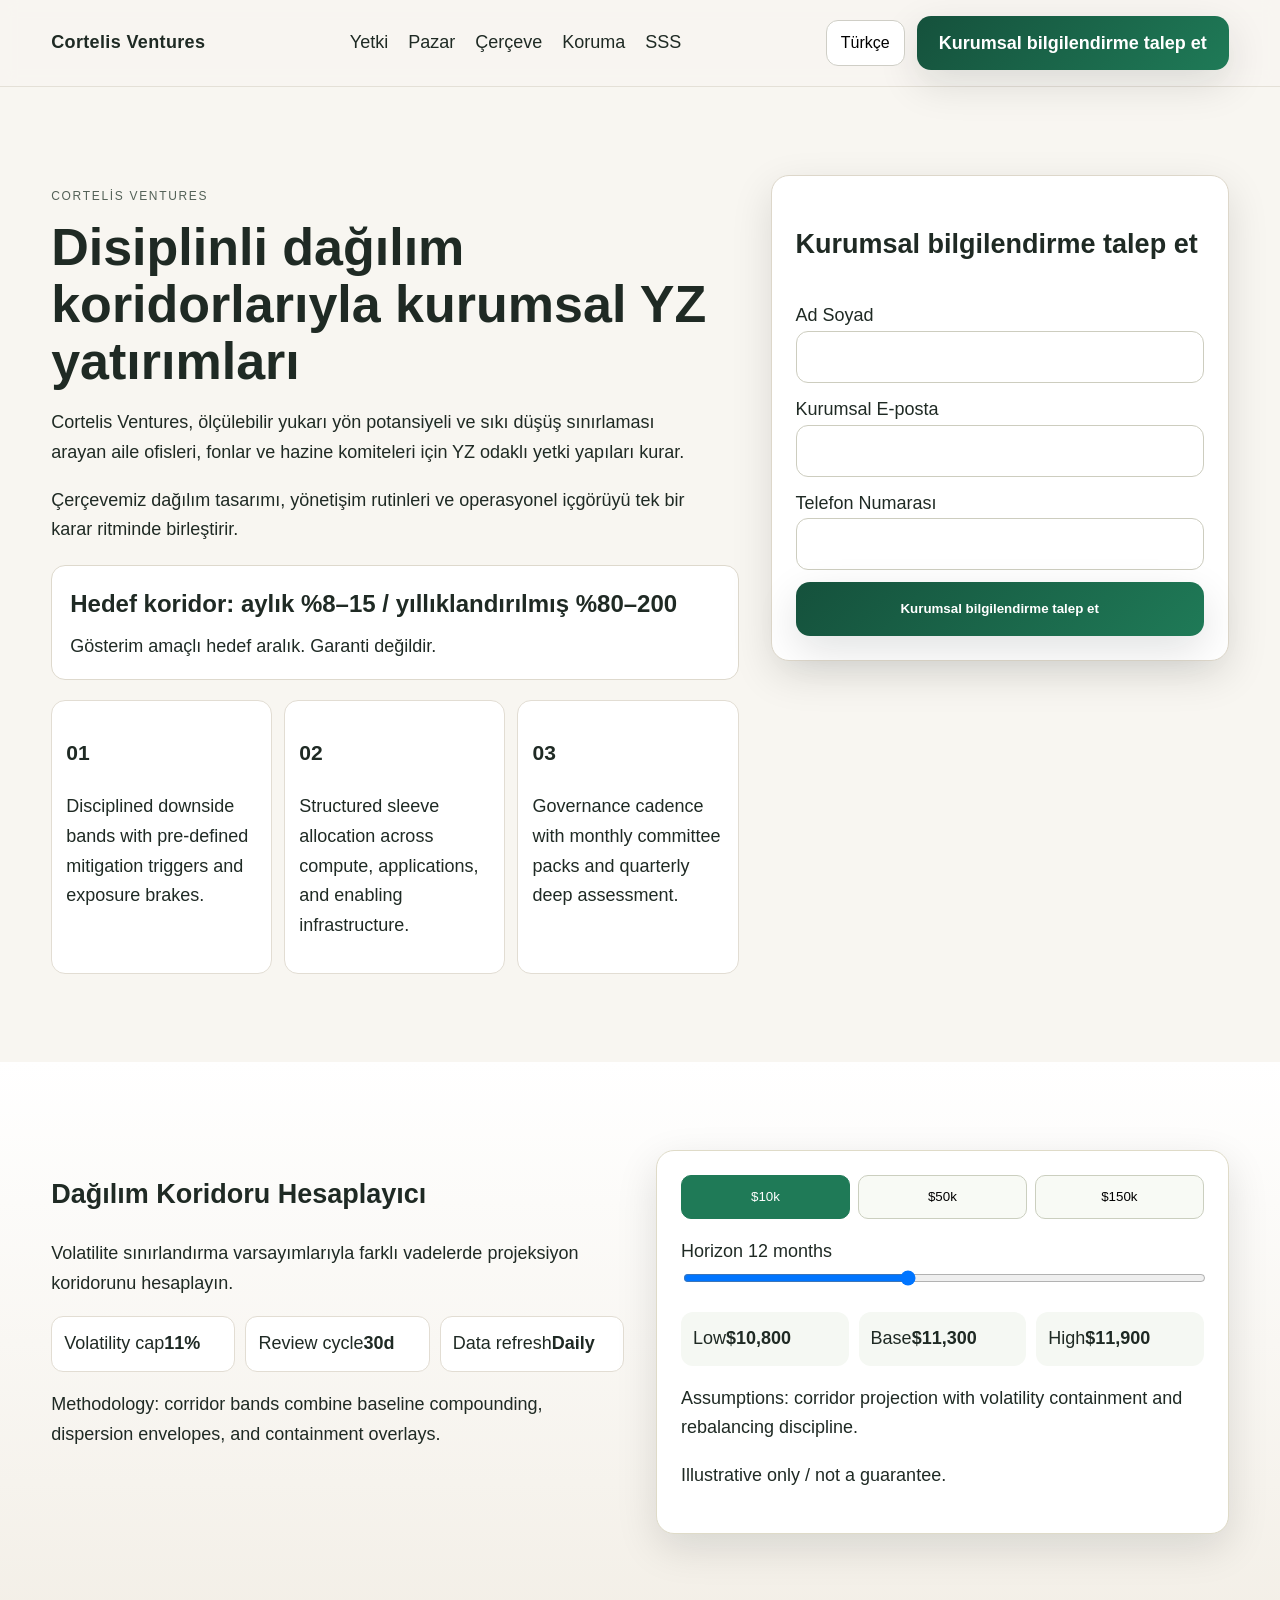
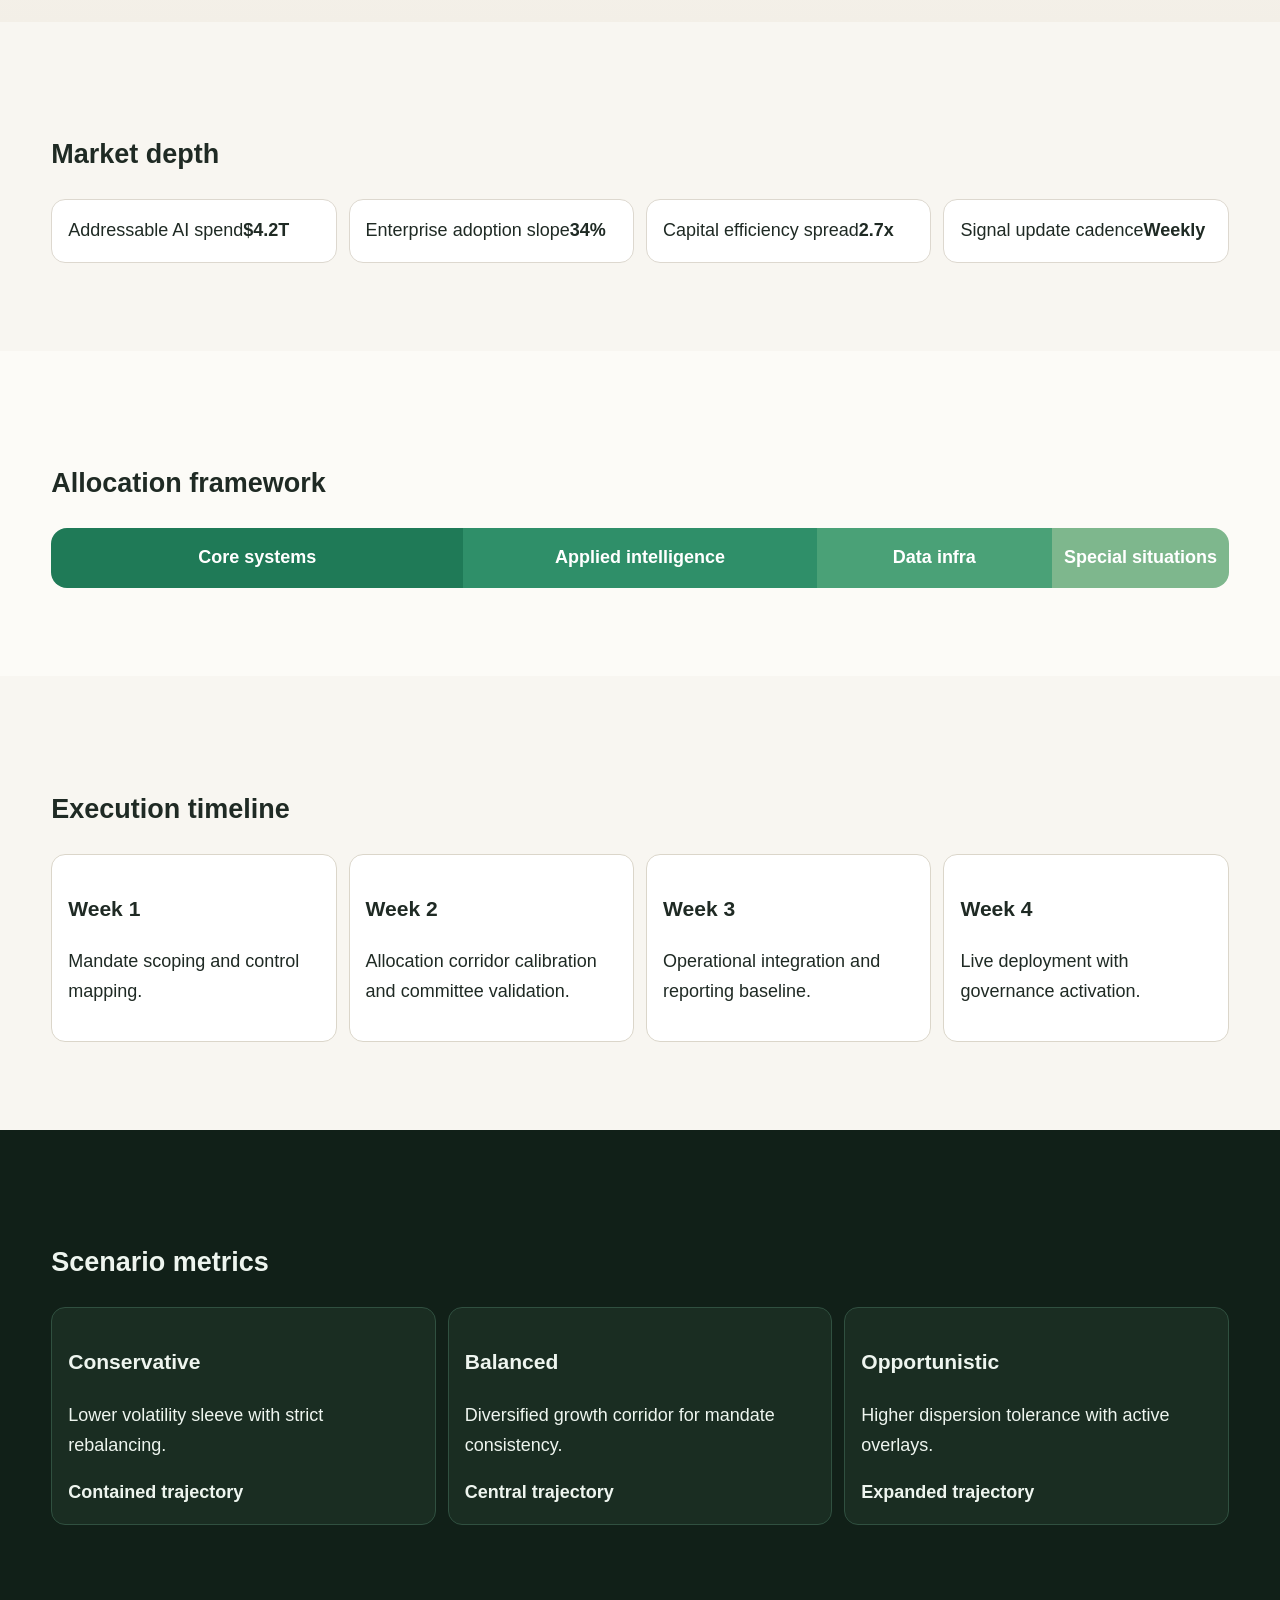
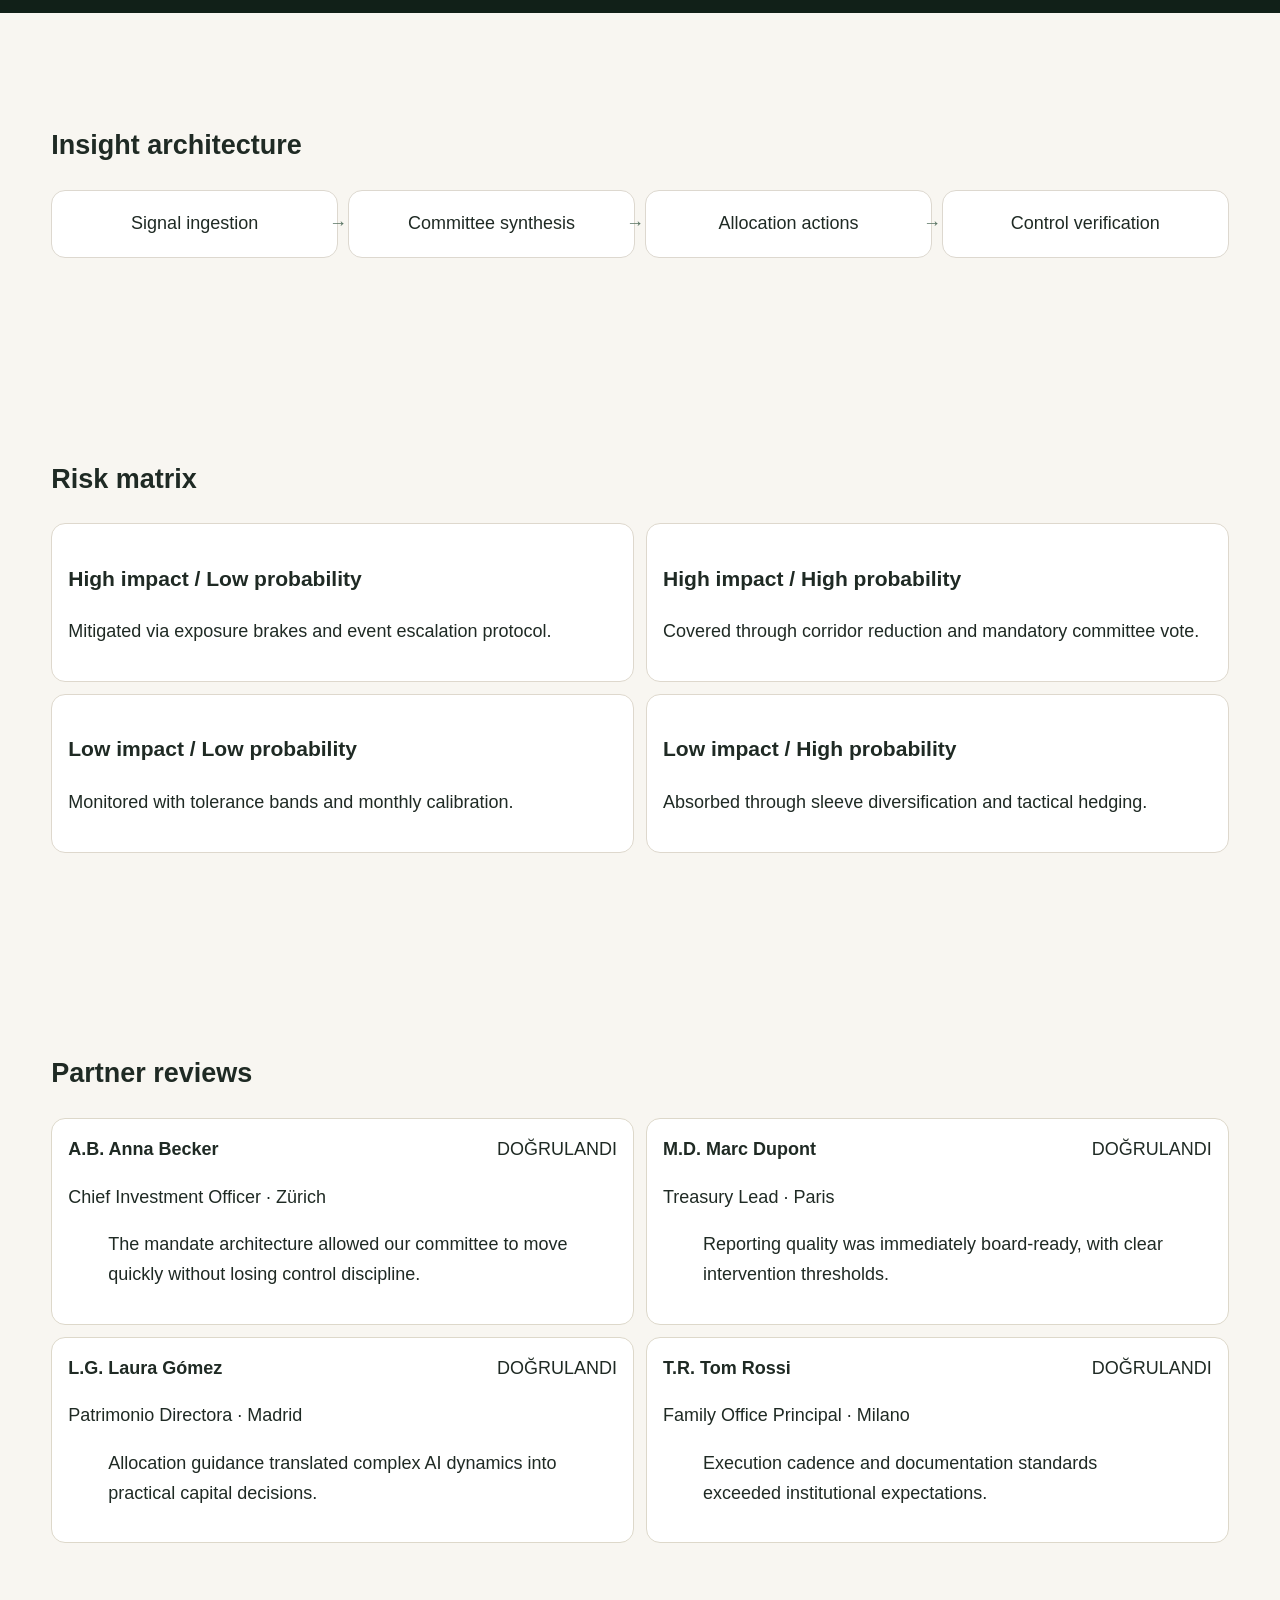
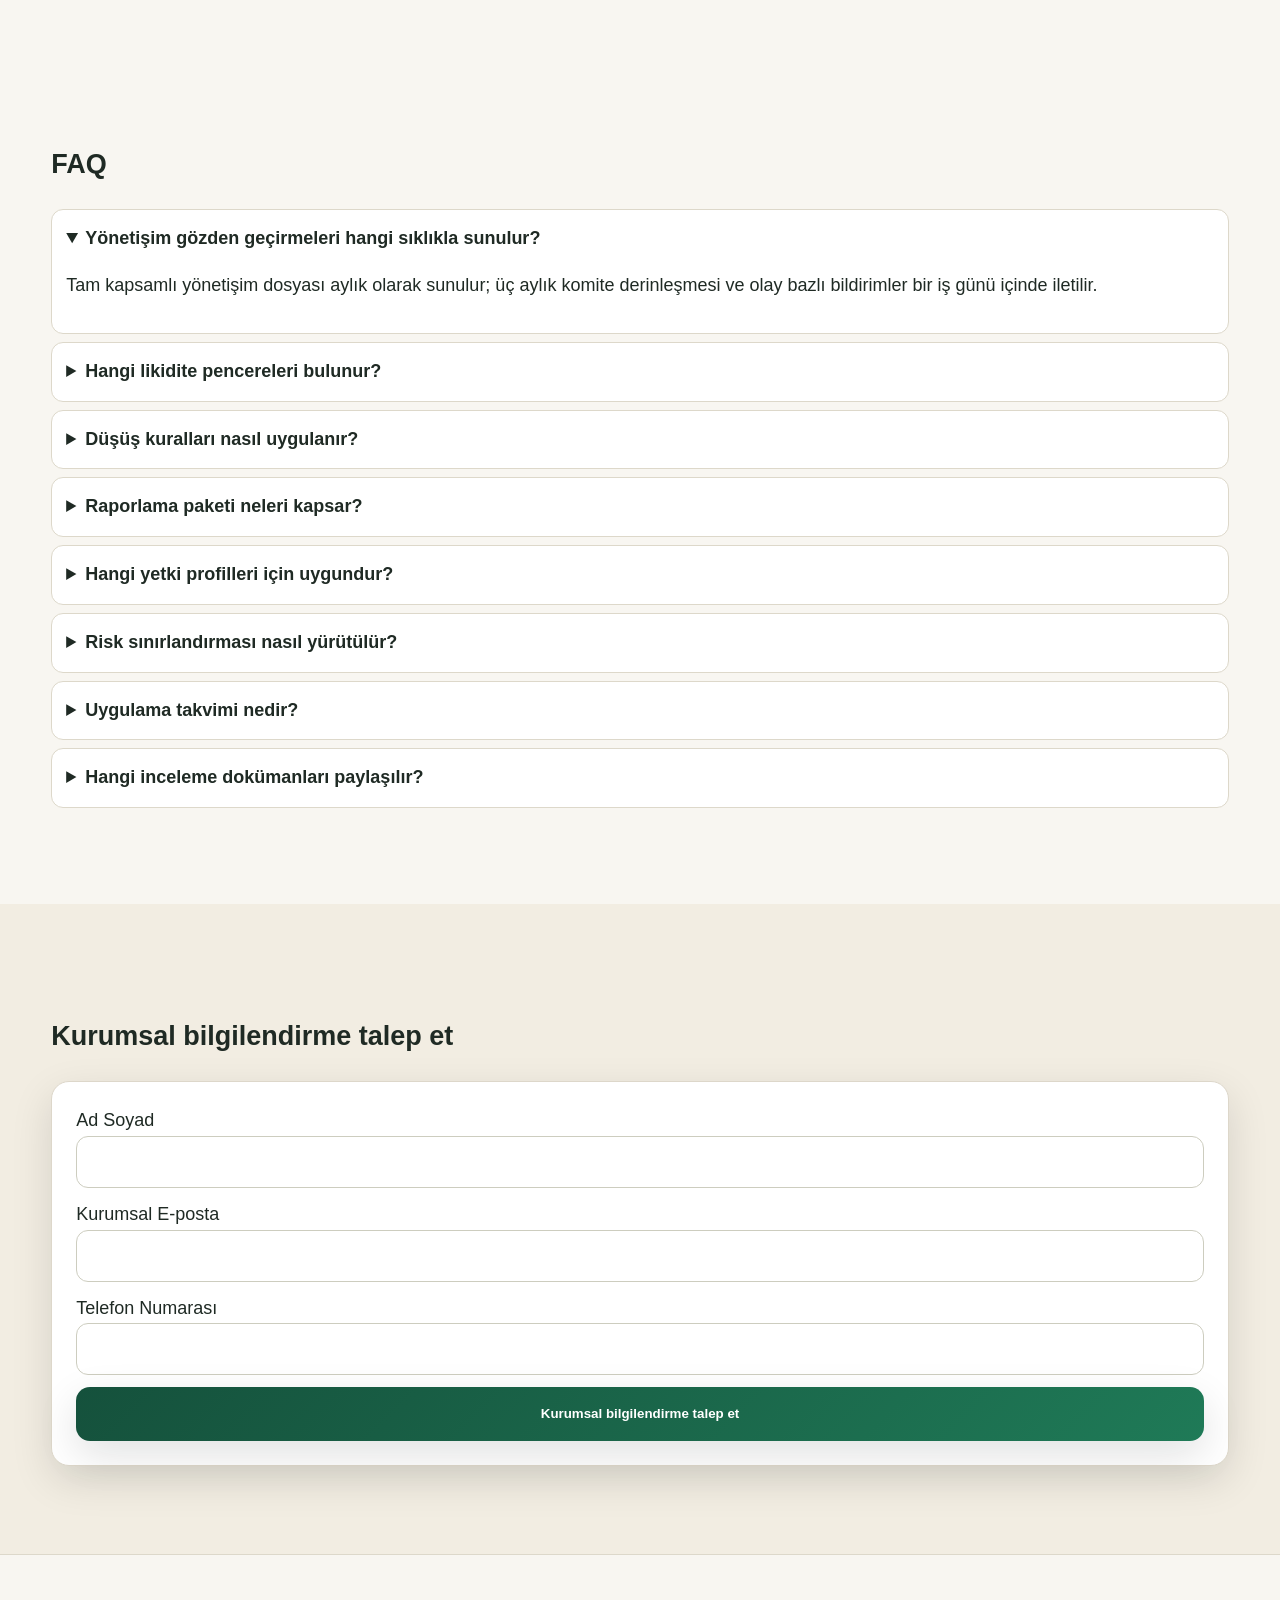
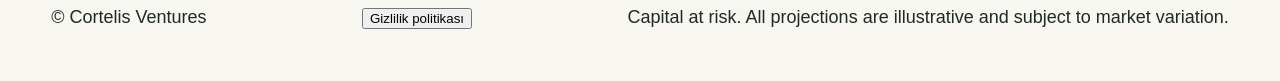
<file: tr/index.html>
<!doctype html>
<html lang="tr">
<head>
<meta charset="utf-8"><meta name="viewport" content="width=device-width, initial-scale=1">
<title>Cortelis Ventures | Kurumsal YZ Yatırımları</title>
<meta name="description" content="Disiplinli dağılım koridorları ve yönetişim raporlaması sunan kurumsal YZ yatırım platformu.">
<link rel="canonical" href="https://cortelis.ventures/tr/index.html">
<link rel="alternate" hreflang="en-US" href="https://cortelis.ventures/index.html">
<link rel="alternate" hreflang="de-DE" href="https://cortelis.ventures/de/index.html">
<link rel="alternate" hreflang="fr-FR" href="https://cortelis.ventures/fr/index.html">
<link rel="alternate" hreflang="es-ES" href="https://cortelis.ventures/es/index.html">
<link rel="alternate" hreflang="it-IT" href="https://cortelis.ventures/it/index.html">
<link rel="alternate" hreflang="tr-TR" href="https://cortelis.ventures/tr/index.html">
<link rel="alternate" hreflang="pt-PT" href="https://cortelis.ventures/pt/index.html">
<link rel="alternate" hreflang="ja-JP" href="https://cortelis.ventures/jp/index.html">
<link rel="alternate" hreflang="sk-SK" href="https://cortelis.ventures/sk/index.html">
<link rel="alternate" hreflang="nl-BE" href="https://cortelis.ventures/be/index.html">
<meta property="og:title" content="Cortelis Ventures | Kurumsal YZ Yatırımları"><meta property="og:description" content="Disiplinli dağılım koridorları ve yönetişim raporlaması sunan kurumsal YZ yatırım platformu."><meta property="og:type" content="website"><meta property="og:url" content="https://cortelis.ventures/tr/index.html">
<meta name="twitter:card" content="summary_large_image"><meta name="twitter:title" content="Cortelis Ventures | Kurumsal YZ Yatırımları"><meta name="twitter:description" content="Disiplinli dağılım koridorları ve yönetişim raporlaması sunan kurumsal YZ yatırım platformu.">
<link rel="stylesheet" href="../assets/style.css">
</head><body data-lang="tr">
<header class="site-header"><div class="brand">Cortelis Ventures</div><nav aria-label="primary"><a href="#yetki">Yetki</a><a href="#pazar">Pazar</a><a href="#çerçeve">Çerçeve</a><a href="#koruma">Koruma</a><a href="#sss">SSS</a></nav><div class="header-right"><div class="lang-dropdown"><button class="lang-trigger" aria-expanded="false">Türkçe</button><div class="lang-menu"><a href="../index.html" class="lang-option"><svg viewBox="0 0 60 40" aria-hidden="true"><rect width="60" height="40" fill="#012169"/><path d="M0 0l60 40M60 0L0 40" stroke="#fff" stroke-width="8"/><path d="M0 0l60 40M60 0L0 40" stroke="#C8102E" stroke-width="4"/><path d="M30 0v40M0 20h60" stroke="#fff" stroke-width="12"/><path d="M30 0v40M0 20h60" stroke="#C8102E" stroke-width="7"/></svg><span>English</span></a>
<a href="../de/index.html" class="lang-option"><svg viewBox="0 0 60 40" aria-hidden="true"><rect width="60" height="13.33" fill="#000"/><rect y="13.33" width="60" height="13.33" fill="#DD0000"/><rect y="26.66" width="60" height="13.34" fill="#FFCE00"/></svg><span>Deutsch</span></a>
<a href="../fr/index.html" class="lang-option"><svg viewBox="0 0 60 40" aria-hidden="true"><rect width="20" height="40" fill="#0055A4"/><rect x="20" width="20" height="40" fill="#fff"/><rect x="40" width="20" height="40" fill="#EF4135"/></svg><span>Français</span></a>
<a href="../es/index.html" class="lang-option"><svg viewBox="0 0 60 40" aria-hidden="true"><rect width="60" height="40" fill="#AA151B"/><rect y="10" width="60" height="20" fill="#F1BF00"/></svg><span>Español</span></a>
<a href="../it/index.html" class="lang-option"><svg viewBox="0 0 60 40" aria-hidden="true"><rect width="20" height="40" fill="#009246"/><rect x="20" width="20" height="40" fill="#fff"/><rect x="40" width="20" height="40" fill="#CE2B37"/></svg><span>Italiano</span></a>
<a href="../tr/index.html" class="lang-option"><svg viewBox="0 0 60 40" aria-hidden="true"><rect width="60" height="40" fill="#E30A17"/><circle cx="25" cy="20" r="9" fill="#fff"/><circle cx="28" cy="20" r="7" fill="#E30A17"/><polygon points="36,20 42,22.5 39,17.5 39,22.5 42,17.5" fill="#fff"/></svg><span>Türkçe</span></a>
<a href="../pt/index.html" class="lang-option"><svg viewBox="0 0 60 40" aria-hidden="true"><rect width="24" height="40" fill="#006600"/><rect x="24" width="36" height="40" fill="#FF0000"/><circle cx="24" cy="20" r="6" fill="#FFCC00"/></svg><span>Português</span></a>
<a href="../jp/index.html" class="lang-option"><svg viewBox="0 0 60 40" aria-hidden="true"><rect width="60" height="40" fill="#fff"/><circle cx="30" cy="20" r="10" fill="#BC002D"/></svg><span>日本語</span></a>
<a href="../sk/index.html" class="lang-option"><svg viewBox="0 0 60 40" aria-hidden="true"><rect width="60" height="13.33" fill="#fff"/><rect y="13.33" width="60" height="13.33" fill="#0B4EA2"/><rect y="26.66" width="60" height="13.34" fill="#EE1C25"/></svg><span>Slovenčina</span></a>
<a href="../be/index.html" class="lang-option"><svg viewBox="0 0 60 40" aria-hidden="true"><rect width="20" height="40" fill="#000"/><rect x="20" width="20" height="40" fill="#FFD90C"/><rect x="40" width="20" height="40" fill="#EF3340"/></svg><span>Nederlands</span></a></div></div><a class="btn-primary" href="#final">Kurumsal bilgilendirme talep et</a><button class="burger" aria-expanded="false" aria-label="menu"><span></span><span></span><span></span></button></div></header>
<div class="mobile-drawer" aria-hidden="true"><div class="drawer-panel"><button class="drawer-close" aria-label="close">×</button><nav><a href="#yetki">Yetki</a><a href="#pazar">Pazar</a><a href="#çerçeve">Çerçeve</a><a href="#koruma">Koruma</a><a href="#sss">SSS</a></nav><div class="drawer-langs"><a href="../index.html" class="lang-option"><svg viewBox="0 0 60 40" aria-hidden="true"><rect width="60" height="40" fill="#012169"/><path d="M0 0l60 40M60 0L0 40" stroke="#fff" stroke-width="8"/><path d="M0 0l60 40M60 0L0 40" stroke="#C8102E" stroke-width="4"/><path d="M30 0v40M0 20h60" stroke="#fff" stroke-width="12"/><path d="M30 0v40M0 20h60" stroke="#C8102E" stroke-width="7"/></svg><span>English</span></a>
<a href="../de/index.html" class="lang-option"><svg viewBox="0 0 60 40" aria-hidden="true"><rect width="60" height="13.33" fill="#000"/><rect y="13.33" width="60" height="13.33" fill="#DD0000"/><rect y="26.66" width="60" height="13.34" fill="#FFCE00"/></svg><span>Deutsch</span></a>
<a href="../fr/index.html" class="lang-option"><svg viewBox="0 0 60 40" aria-hidden="true"><rect width="20" height="40" fill="#0055A4"/><rect x="20" width="20" height="40" fill="#fff"/><rect x="40" width="20" height="40" fill="#EF4135"/></svg><span>Français</span></a>
<a href="../es/index.html" class="lang-option"><svg viewBox="0 0 60 40" aria-hidden="true"><rect width="60" height="40" fill="#AA151B"/><rect y="10" width="60" height="20" fill="#F1BF00"/></svg><span>Español</span></a>
<a href="../it/index.html" class="lang-option"><svg viewBox="0 0 60 40" aria-hidden="true"><rect width="20" height="40" fill="#009246"/><rect x="20" width="20" height="40" fill="#fff"/><rect x="40" width="20" height="40" fill="#CE2B37"/></svg><span>Italiano</span></a>
<a href="../tr/index.html" class="lang-option"><svg viewBox="0 0 60 40" aria-hidden="true"><rect width="60" height="40" fill="#E30A17"/><circle cx="25" cy="20" r="9" fill="#fff"/><circle cx="28" cy="20" r="7" fill="#E30A17"/><polygon points="36,20 42,22.5 39,17.5 39,22.5 42,17.5" fill="#fff"/></svg><span>Türkçe</span></a>
<a href="../pt/index.html" class="lang-option"><svg viewBox="0 0 60 40" aria-hidden="true"><rect width="24" height="40" fill="#006600"/><rect x="24" width="36" height="40" fill="#FF0000"/><circle cx="24" cy="20" r="6" fill="#FFCC00"/></svg><span>Português</span></a>
<a href="../jp/index.html" class="lang-option"><svg viewBox="0 0 60 40" aria-hidden="true"><rect width="60" height="40" fill="#fff"/><circle cx="30" cy="20" r="10" fill="#BC002D"/></svg><span>日本語</span></a>
<a href="../sk/index.html" class="lang-option"><svg viewBox="0 0 60 40" aria-hidden="true"><rect width="60" height="13.33" fill="#fff"/><rect y="13.33" width="60" height="13.33" fill="#0B4EA2"/><rect y="26.66" width="60" height="13.34" fill="#EE1C25"/></svg><span>Slovenčina</span></a>
<a href="../be/index.html" class="lang-option"><svg viewBox="0 0 60 40" aria-hidden="true"><rect width="20" height="40" fill="#000"/><rect x="20" width="20" height="40" fill="#FFD90C"/><rect x="40" width="20" height="40" fill="#EF3340"/></svg><span>Nederlands</span></a></div><a class="btn-primary" href="#final">Kurumsal bilgilendirme talep et</a></div></div>
<main>

<section class="hero section" id="top">
<div class="container hero-grid">
<div>
<p class="eyebrow">Cortelis Ventures</p>
<h1>Disiplinli dağılım koridorlarıyla kurumsal YZ yatırımları</h1>
<p>Cortelis Ventures, ölçülebilir yukarı yön potansiyeli ve sıkı düşüş sınırlaması arayan aile ofisleri, fonlar ve hazine komiteleri için YZ odaklı yetki yapıları kurar.</p>
<p>Çerçevemiz dağılım tasarımı, yönetişim rutinleri ve operasyonel içgörüyü tek bir karar ritminde birleştirir.</p>
<div class="return-module"><strong>Hedef koridor: aylık %8–15 / yıllıklandırılmış %80–200</strong><span>Gösterim amaçlı hedef aralık. Garanti değildir.</span></div>
<div class="hero-cards">
<article><h3>01</h3><p>Disciplined downside bands with pre-defined mitigation triggers and exposure brakes.</p></article>
<article><h3>02</h3><p>Structured sleeve allocation across compute, applications, and enabling infrastructure.</p></article>
<article><h3>03</h3><p>Governance cadence with monthly committee packs and quarterly deep assessment.</p></article>
</div></div>
<div><form class="lead-form" aria-label="lead form"><h2>Kurumsal bilgilendirme talep et</h2><label>Ad Soyad<input required type="text" name="name"/></label><label>Kurumsal E-posta<input required type="email" name="email"/></label><label>Telefon Numarası<input required type="tel" name="phone"/></label><button class="btn-primary" type="submit">Kurumsal bilgilendirme talep et</button></form></div>
</div></section>
<section class="section calc-wrap" id="calc"><div class="container calc-grid"><div><h2>Dağılım Koridoru Hesaplayıcı</h2><p>Volatilite sınırlandırma varsayımlarıyla farklı vadelerde projeksiyon koridorunu hesaplayın.</p><div class="mini-kpis"><div><span>Volatility cap</span><strong>11%</strong></div><div><span>Review cycle</span><strong>30d</strong></div><div><span>Data refresh</span><strong>Daily</strong></div></div><p class="method">Methodology: corridor bands combine baseline compounding, dispersion envelopes, and containment overlays.</p></div><div class="calc-card"><div class="segmented" role="tablist"><button data-amount="10000" class="is-active">$10k</button><button data-amount="50000">$50k</button><button data-amount="150000">$150k</button></div><label class="slider-label">Horizon <span data-months>12</span> months<input type="range" min="3" max="24" value="12" data-slider/></label><div class="outputs"><div><span>Low</span><strong data-low></strong></div><div><span>Base</span><strong data-base></strong></div><div><span>High</span><strong data-high></strong></div></div><p class="assumption">Assumptions: corridor projection with volatility containment and rebalancing discipline.</p><p class="calc-disclaimer">Illustrative only / not a guarantee.</p></div></div></div></section>
<section class="section"><div class="container"><h2>Market depth</h2><div class="kpi-panel"><div><span>Addressable AI spend</span><strong>$4.2T</strong></div><div><span>Enterprise adoption slope</span><strong>34%</strong></div><div><span>Capital efficiency spread</span><strong>2.7x</strong></div><div><span>Signal update cadence</span><strong>Weekly</strong></div></div></div></section>
<section class="section light"><div class="container"><h2>Allocation framework</h2><div class="stacked-bar"><div style="--w:35%">Core systems</div><div style="--w:30%">Applied intelligence</div><div style="--w:20%">Data infra</div><div style="--w:15%">Special situations</div></div></div></section>
<section class="section"><div class="container"><h2>Execution timeline</h2><div class="timeline"><article><h3>Week 1</h3><p>Mandate scoping and control mapping.</p></article><article><h3>Week 2</h3><p>Allocation corridor calibration and committee validation.</p></article><article><h3>Week 3</h3><p>Operational integration and reporting baseline.</p></article><article><h3>Week 4</h3><p>Live deployment with governance activation.</p></article></div></div></section>
<section class="section dark"><div class="container"><h2>Scenario metrics</h2><div class="scenario-columns"><article><h3>Conservative</h3><p>Lower volatility sleeve with strict rebalancing.</p><strong>Contained trajectory</strong></article><article><h3>Balanced</h3><p>Diversified growth corridor for mandate consistency.</p><strong>Central trajectory</strong></article><article><h3>Opportunistic</h3><p>Higher dispersion tolerance with active overlays.</p><strong>Expanded trajectory</strong></article></div></div></section>
<section class="section"><div class="container"><h2>Insight architecture</h2><div class="flow-diagram"><div>Signal ingestion</div><div>Committee synthesis</div><div>Allocation actions</div><div>Control verification</div></div></div></section>
<section class="section"><div class="container"><h2>Risk matrix</h2><div class="risk-matrix"><div><h3>High impact / Low probability</h3><p>Mitigated via exposure brakes and event escalation protocol.</p></div><div><h3>High impact / High probability</h3><p>Covered through corridor reduction and mandatory committee vote.</p></div><div><h3>Low impact / Low probability</h3><p>Monitored with tolerance bands and monthly calibration.</p></div><div><h3>Low impact / High probability</h3><p>Absorbed through sleeve diversification and tactical hedging.</p></div></div></div></section>
<section class="section"><div class="container"><h2>Partner reviews</h2><div class="reviews"><article><div class="rev-head"><strong>A.B. Anna Becker</strong><span>DOĞRULANDI</span></div><p class="rev-role">Chief Investment Officer · Zürich</p><blockquote>The mandate architecture allowed our committee to move quickly without losing control discipline.</blockquote></article><article><div class="rev-head"><strong>M.D. Marc Dupont</strong><span>DOĞRULANDI</span></div><p class="rev-role">Treasury Lead · Paris</p><blockquote>Reporting quality was immediately board-ready, with clear intervention thresholds.</blockquote></article><article><div class="rev-head"><strong>L.G. Laura Gómez</strong><span>DOĞRULANDI</span></div><p class="rev-role">Patrimonio Directora · Madrid</p><blockquote>Allocation guidance translated complex AI dynamics into practical capital decisions.</blockquote></article><article><div class="rev-head"><strong>T.R. Tom Rossi</strong><span>DOĞRULANDI</span></div><p class="rev-role">Family Office Principal · Milano</p><blockquote>Execution cadence and documentation standards exceeded institutional expectations.</blockquote></article></div></div></section>
<section class="section"><div class="container"><h2>FAQ</h2><div class="faq"><details open><summary>Yönetişim gözden geçirmeleri hangi sıklıkla sunulur?</summary><p>Tam kapsamlı yönetişim dosyası aylık olarak sunulur; üç aylık komite derinleşmesi ve olay bazlı bildirimler bir iş günü içinde iletilir.</p></details><details ><summary>Hangi likidite pencereleri bulunur?</summary><p>Standart pencereler aylıktır ve ön bildirim içerir; hazine takvimine uygun özel pencereler başlangıçta tanımlanabilir.</p></details><details ><summary>Düşüş kuralları nasıl uygulanır?</summary><p>Pozisyon frenleri ve varyans tavanları işlem öncesi kurala bağlanır; ihlal durumunda anında azaltım ve komite bildirimi yapılır.</p></details><details ><summary>Raporlama paketi neleri kapsar?</summary><p>Atıf katmanları, dağılım sapma analizi, senaryo notları ve kontrol kayıtları komite ve denetim kullanımına uygun şekilde paylaşılır.</p></details><details ><summary>Hangi yetki profilleri için uygundur?</summary><p>Çerçeve, YZ değer zincirinde ölçülü yükseliş arayan ve politika düzeyi risk sınırlarını koruyan kurumlar için uygundur.</p></details><details ><summary>Risk sınırlandırması nasıl yürütülür?</summary><p>Koridor boyutlama, dilim çeşitlendirmesi ve aktif stres izlemesi belgeli müdahale eşikleriyle birlikte çalışır.</p></details><details ><summary>Uygulama takvimi nedir?</summary><p>Kurulum genellikle iki ila dört hafta sürer; inceleme, kontrol haritası ve rapor uyumu bu süreye dahildir.</p></details><details ><summary>Hangi inceleme dokümanları paylaşılır?</summary><p>Veri odasında yönetişim kılavuzları, yöntem notları, operasyon rehberleri ve anonim geçmiş komite paketleri yer alır.</p></details></div></div></section>
<section class="section final-cta"><div class="container"><h2>Kurumsal bilgilendirme talep et</h2><form class="lead-form" aria-label="final form"><label>Ad Soyad<input required type="text" name="name"/></label><label>Kurumsal E-posta<input required type="email" name="email"/></label><label>Telefon Numarası<input required type="tel" name="phone"/></label><button class="btn-primary" type="submit">Kurumsal bilgilendirme talep et</button></form></div></section>

</main>
<footer class="site-footer" id="final"><p>© Cortelis Ventures</p><button class="privacy-open">Gizlilik politikası</button><p class="disc">Capital at risk. All projections are illustrative and subject to market variation.</p></footer>
<div class="privacy-modal" aria-hidden="true" role="dialog" aria-modal="true"><div class="privacy-card"><button class="privacy-x" aria-label="close">×</button><h2>Gizlilik politikası</h2><h3>Data collection</h3><p>We process submitted contact details to answer institutional briefing requests and maintain governance-grade communication logs.</p><h3>Legal basis</h3><p>Processing relies on legitimate interest and pre-contractual exchange with authorized representatives.</p><h3>Retention</h3><p>Records are stored under strict access controls and reviewed periodically for minimization.</p><h3>Data rights</h3><p>Authorized contacts may request access, rectification, limitation, portability, or deletion through compliance channels.</p><button class="privacy-close">Kapat</button></div></div>
<script type="application/ld+json">{"@context": "https://schema.org", "@type": "Organization", "name": "Cortelis Ventures", "url": "https://cortelis.ventures", "sameAs": []}</script>
<script type="application/ld+json">{"@context": "https://schema.org", "@type": "WebSite", "name": "Cortelis Ventures", "url": "https://cortelis.ventures"}</script>
<script type="application/ld+json">{"@context": "https://schema.org", "@type": "FAQPage", "mainEntity": [{"@type": "Question", "name": "Yönetişim gözden geçirmeleri hangi sıklıkla sunulur?", "acceptedAnswer": {"@type": "Answer", "text": "Tam kapsamlı yönetişim dosyası aylık olarak sunulur; üç aylık komite derinleşmesi ve olay bazlı bildirimler bir iş günü içinde iletilir."}}, {"@type": "Question", "name": "Hangi likidite pencereleri bulunur?", "acceptedAnswer": {"@type": "Answer", "text": "Standart pencereler aylıktır ve ön bildirim içerir; hazine takvimine uygun özel pencereler başlangıçta tanımlanabilir."}}, {"@type": "Question", "name": "Düşüş kuralları nasıl uygulanır?", "acceptedAnswer": {"@type": "Answer", "text": "Pozisyon frenleri ve varyans tavanları işlem öncesi kurala bağlanır; ihlal durumunda anında azaltım ve komite bildirimi yapılır."}}, {"@type": "Question", "name": "Raporlama paketi neleri kapsar?", "acceptedAnswer": {"@type": "Answer", "text": "Atıf katmanları, dağılım sapma analizi, senaryo notları ve kontrol kayıtları komite ve denetim kullanımına uygun şekilde paylaşılır."}}, {"@type": "Question", "name": "Hangi yetki profilleri için uygundur?", "acceptedAnswer": {"@type": "Answer", "text": "Çerçeve, YZ değer zincirinde ölçülü yükseliş arayan ve politika düzeyi risk sınırlarını koruyan kurumlar için uygundur."}}, {"@type": "Question", "name": "Risk sınırlandırması nasıl yürütülür?", "acceptedAnswer": {"@type": "Answer", "text": "Koridor boyutlama, dilim çeşitlendirmesi ve aktif stres izlemesi belgeli müdahale eşikleriyle birlikte çalışır."}}, {"@type": "Question", "name": "Uygulama takvimi nedir?", "acceptedAnswer": {"@type": "Answer", "text": "Kurulum genellikle iki ila dört hafta sürer; inceleme, kontrol haritası ve rapor uyumu bu süreye dahildir."}}, {"@type": "Question", "name": "Hangi inceleme dokümanları paylaşılır?", "acceptedAnswer": {"@type": "Answer", "text": "Veri odasında yönetişim kılavuzları, yöntem notları, operasyon rehberleri ve anonim geçmiş komite paketleri yer alır."}}]}</script>
<script type="application/ld+json">{"@context": "https://schema.org", "@type": "Review", "itemReviewed": {"@type": "Organization", "name": "Cortelis Ventures"}, "reviewRating": {"@type": "Rating", "ratingValue": "5"}, "author": {"@type": "Person", "name": "Advisory Partner"}}</script>
<script defer src="../assets/app.js"></script></body></html>
</file>
<file: assets/style.css>
:root {--bg:#f8f6f1;--bg2:#ffffff;--text:#1f2a24;--muted:#536157;--accent:#15513c;--accent2:#d8b66b;--dark:#112018;--radius:16px;--shadow:0 14px 42px rgba(8,20,16,.12);} 
*{box-sizing:border-box} html,body{margin:0;padding:0;font-family:Inter,Segoe UI,Arial,sans-serif;background:var(--bg);color:var(--text)}
body{font-size:18px;line-height:1.65} a{text-decoration:none;color:inherit}
.container{width:min(1180px,92vw);margin:0 auto}
.section{padding:88px 0;position:relative}.section.light{background:#fcfbf7}.section.dark{background:var(--dark);color:#eef5ef}
.site-header{position:sticky;top:0;z-index:20;background:rgba(248,246,241,.9);backdrop-filter:blur(8px);display:flex;justify-content:space-between;align-items:center;padding:16px 4vw;border-bottom:1px solid #e4e0d7}
.brand{font-weight:700;letter-spacing:.02em}.site-header nav{display:flex;gap:20px;white-space:nowrap}
.header-right{display:flex;align-items:center;gap:12px}
.btn-primary{height:54px;padding:0 22px;border-radius:14px;background:linear-gradient(135deg,var(--accent),#1f7a57);color:#fff;font-weight:650;border:0;display:inline-flex;align-items:center;justify-content:center;box-shadow:var(--shadow);cursor:pointer;text-align:center;line-height:1.25}
.lang-dropdown{position:relative}.lang-trigger{height:46px;padding:0 14px;border-radius:12px;border:1px solid #cfcec6;background:#fff;font-size:16px}
.lang-menu{position:absolute;right:0;top:52px;background:#fff;border:1px solid #d5d6ce;border-radius:14px;box-shadow:var(--shadow);padding:8px;display:none;min-width:220px}.lang-dropdown.open .lang-menu{display:block}
.lang-option{display:flex;align-items:center;gap:10px;padding:8px 10px;border-radius:10px}.lang-option:hover{background:#f0f4ef}.lang-option svg{width:24px;height:16px;border-radius:2px;border:1px solid #d0d0d0}
.hero-grid{display:grid;grid-template-columns:1.2fr .8fr;gap:32px;align-items:start}.eyebrow{text-transform:uppercase;letter-spacing:.14em;font-size:12px;color:var(--muted)}
h1{font-size:52px;line-height:1.1;margin:.2em 0}.hero p{max-width:66ch}.return-module{display:flex;flex-direction:column;gap:8px;background:#fff;border:1px solid #ded9cd;padding:18px;border-radius:14px;margin:20px 0}.return-module strong{font-size:24px}
.hero-cards{display:grid;grid-template-columns:repeat(3,1fr);gap:12px}.hero-cards article{background:#fff;border:1px solid #e2ddd3;border-radius:14px;padding:14px}
.lead-form{background:#fff;border:1px solid #ddd7ca;border-radius:18px;padding:24px;display:flex;flex-direction:column;gap:12px;box-shadow:var(--shadow)}
.lead-form input{width:100%;height:52px;border:1px solid #cdcdbf;border-radius:12px;padding:0 14px;font-size:18px}
.calc-wrap{background:linear-gradient(180deg,#fff,#f3efe7)}.calc-grid{display:grid;grid-template-columns:1fr 1fr;gap:32px;align-items:start}
.mini-kpis{display:grid;grid-template-columns:repeat(3,1fr);gap:10px}.mini-kpis div{background:#fff;border:1px solid #e2ddd3;border-radius:12px;padding:12px}
.calc-card{background:#fff;border:1px solid #dfdbc8;border-radius:18px;padding:24px;box-shadow:var(--shadow)}
.segmented{display:flex;gap:8px;margin-bottom:18px}.segmented button{flex:1;height:44px;border:1px solid #cbcfbf;border-radius:10px;background:#f8faf5}.segmented .is-active{background:#1f7a57;color:#fff;border-color:#1f7a57}
.slider-label{display:block}.slider-label input{width:100%}.outputs{display:grid;grid-template-columns:repeat(3,1fr);gap:10px;margin-top:16px}.outputs div{background:#f5f8f3;border-radius:12px;padding:12px}
.kpi-panel{display:grid;grid-template-columns:repeat(4,1fr);gap:12px}.kpi-panel div{background:#fff;border:1px solid #ddd8cf;padding:16px;border-radius:14px}
.stacked-bar{display:flex;height:60px;border-radius:16px;overflow:hidden}.stacked-bar div{display:flex;align-items:center;justify-content:center;color:#fff;font-weight:600;width:var(--w)}.stacked-bar div:nth-child(1){background:#1f7a57}.stacked-bar div:nth-child(2){background:#2f8f69}.stacked-bar div:nth-child(3){background:#4aa177}.stacked-bar div:nth-child(4){background:#7eb78d}
.timeline{display:grid;grid-template-columns:repeat(4,1fr);gap:12px}.timeline article{background:#fff;border:1px solid #dbd6ca;border-radius:14px;padding:16px}
.scenario-columns{display:grid;grid-template-columns:repeat(3,1fr);gap:12px}.scenario-columns article{background:#1a2d22;border:1px solid #305040;border-radius:14px;padding:16px}
.flow-diagram{display:grid;grid-template-columns:repeat(4,1fr);gap:10px}.flow-diagram div{position:relative;background:#fff;border:1px solid #ddd8cf;border-radius:14px;padding:18px;text-align:center}
.flow-diagram div:not(:last-child)::after{content:'→';position:absolute;right:-10px;top:50%;transform:translateY(-50%);color:#587362}
.risk-matrix{display:grid;grid-template-columns:repeat(2,1fr);gap:12px}.risk-matrix div{background:#fff;border:1px solid #ded8cd;border-radius:14px;padding:16px}
.reviews{display:grid;grid-template-columns:repeat(2,1fr);gap:12px}.reviews article{background:#fff;border:1px solid #ddd8ca;border-radius:14px;padding:16px}.rev-head{display:flex;justify-content:space-between;align-items:center}
.faq details{background:#fff;border:1px solid #ddd8ca;border-radius:12px;padding:14px;margin-bottom:8px}.faq summary{cursor:pointer;font-weight:600}
.final-cta{background:#f2ede2}.site-footer{padding:30px 4vw;display:flex;flex-wrap:wrap;gap:20px;align-items:center;justify-content:space-between;border-top:1px solid #ddd8ca}
.privacy-modal,.mobile-drawer{position:fixed;inset:0;display:none}.privacy-modal.show,.mobile-drawer.show{display:block}
.privacy-modal{background:rgba(10,20,14,.55);z-index:40}.privacy-card{width:min(760px,92vw);margin:7vh auto;background:#fff;padding:24px;border-radius:16px;position:relative;max-height:86vh;overflow:auto}
.privacy-x{position:absolute;right:14px;top:14px;border:0;background:transparent;font-size:28px}
.burger{display:none;width:44px;height:44px;border:1px solid #cad0c8;border-radius:10px;background:#fff}.burger span{display:block;height:2px;background:#233327;margin:6px 8px}
.mobile-drawer{z-index:30;background:rgba(6,12,9,.45)}.drawer-panel{width:min(420px,88vw);height:100%;background:#fff;padding:20px;display:flex;flex-direction:column;gap:14px}.drawer-close{align-self:flex-end;border:0;background:#eee;width:36px;height:36px;border-radius:50%}
@media (max-width:900px){.site-header nav,.header-right .btn-primary,.lang-dropdown{display:none}.burger{display:block}.hero-grid,.calc-grid{grid-template-columns:1fr}.hero-cards,.kpi-panel,.timeline,.scenario-columns,.flow-diagram,.risk-matrix,.reviews{grid-template-columns:1fr}.section{padding:68px 0}h1{font-size:40px}}
.u-space-1{margin-top:2px}
.u-space-2{margin-top:3px}
.u-space-3{margin-top:4px}
.u-space-4{margin-top:5px}
.u-space-5{margin-top:6px}
.u-space-6{margin-top:7px}
.u-space-7{margin-top:8px}
.u-space-8{margin-top:9px}
.u-space-9{margin-top:10px}
.u-space-10{margin-top:11px}
.u-space-11{margin-top:12px}
.u-space-12{margin-top:13px}
.u-space-13{margin-top:14px}
.u-space-14{margin-top:15px}
.u-space-15{margin-top:16px}
.u-space-16{margin-top:17px}
.u-space-17{margin-top:18px}
.u-space-18{margin-top:19px}
.u-space-19{margin-top:20px}
.u-space-20{margin-top:21px}
.u-space-21{margin-top:22px}
.u-space-22{margin-top:23px}
.u-space-23{margin-top:24px}
.u-space-24{margin-top:1px}
.u-space-25{margin-top:2px}
.u-space-26{margin-top:3px}
.u-space-27{margin-top:4px}
.u-space-28{margin-top:5px}
.u-space-29{margin-top:6px}
.u-space-30{margin-top:7px}
.u-space-31{margin-top:8px}
.u-space-32{margin-top:9px}
.u-space-33{margin-top:10px}
.u-space-34{margin-top:11px}
.u-space-35{margin-top:12px}
.u-space-36{margin-top:13px}
.u-space-37{margin-top:14px}
.u-space-38{margin-top:15px}
.u-space-39{margin-top:16px}
.u-space-40{margin-top:17px}
.u-space-41{margin-top:18px}
.u-space-42{margin-top:19px}
.u-space-43{margin-top:20px}
.u-space-44{margin-top:21px}
.u-space-45{margin-top:22px}
.u-space-46{margin-top:23px}
.u-space-47{margin-top:24px}
.u-space-48{margin-top:1px}
.u-space-49{margin-top:2px}
.u-space-50{margin-top:3px}
.u-space-51{margin-top:4px}
.u-space-52{margin-top:5px}
.u-space-53{margin-top:6px}
.u-space-54{margin-top:7px}
.u-space-55{margin-top:8px}
.u-space-56{margin-top:9px}
.u-space-57{margin-top:10px}
.u-space-58{margin-top:11px}
.u-space-59{margin-top:12px}
.u-space-60{margin-top:13px}
.u-space-61{margin-top:14px}
.u-space-62{margin-top:15px}
.u-space-63{margin-top:16px}
.u-space-64{margin-top:17px}
.u-space-65{margin-top:18px}
.u-space-66{margin-top:19px}
.u-space-67{margin-top:20px}
.u-space-68{margin-top:21px}
.u-space-69{margin-top:22px}
.u-space-70{margin-top:23px}
.u-space-71{margin-top:24px}
.u-space-72{margin-top:1px}
.u-space-73{margin-top:2px}
.u-space-74{margin-top:3px}
.u-space-75{margin-top:4px}
.u-space-76{margin-top:5px}
.u-space-77{margin-top:6px}
.u-space-78{margin-top:7px}
.u-space-79{margin-top:8px}
.u-space-80{margin-top:9px}
.u-space-81{margin-top:10px}
.u-space-82{margin-top:11px}
.u-space-83{margin-top:12px}
.u-space-84{margin-top:13px}
.u-space-85{margin-top:14px}
.u-space-86{margin-top:15px}
.u-space-87{margin-top:16px}
.u-space-88{margin-top:17px}
.u-space-89{margin-top:18px}
.u-space-90{margin-top:19px}
.u-space-91{margin-top:20px}
.u-space-92{margin-top:21px}
.u-space-93{margin-top:22px}
.u-space-94{margin-top:23px}
.u-space-95{margin-top:24px}
.u-space-96{margin-top:1px}
.u-space-97{margin-top:2px}
.u-space-98{margin-top:3px}
.u-space-99{margin-top:4px}
.u-space-100{margin-top:5px}
.u-space-101{margin-top:6px}
.u-space-102{margin-top:7px}
.u-space-103{margin-top:8px}
.u-space-104{margin-top:9px}
.u-space-105{margin-top:10px}
.u-space-106{margin-top:11px}
.u-space-107{margin-top:12px}
.u-space-108{margin-top:13px}
.u-space-109{margin-top:14px}
.u-space-110{margin-top:15px}
.u-space-111{margin-top:16px}
.u-space-112{margin-top:17px}
.u-space-113{margin-top:18px}
.u-space-114{margin-top:19px}
.u-space-115{margin-top:20px}
.u-space-116{margin-top:21px}
.u-space-117{margin-top:22px}
.u-space-118{margin-top:23px}
.u-space-119{margin-top:24px}
.u-space-120{margin-top:1px}
.u-space-121{margin-top:2px}
.u-space-122{margin-top:3px}
.u-space-123{margin-top:4px}
.u-space-124{margin-top:5px}
.u-space-125{margin-top:6px}
.u-space-126{margin-top:7px}
.u-space-127{margin-top:8px}
.u-space-128{margin-top:9px}
.u-space-129{margin-top:10px}
.u-space-130{margin-top:11px}
.u-space-131{margin-top:12px}
.u-space-132{margin-top:13px}
.u-space-133{margin-top:14px}
.u-space-134{margin-top:15px}
.u-space-135{margin-top:16px}
.u-space-136{margin-top:17px}
.u-space-137{margin-top:18px}
.u-space-138{margin-top:19px}
.u-space-139{margin-top:20px}
.u-space-140{margin-top:21px}
.u-space-141{margin-top:22px}
.u-space-142{margin-top:23px}
.u-space-143{margin-top:24px}
.u-space-144{margin-top:1px}
.u-space-145{margin-top:2px}
.u-space-146{margin-top:3px}
.u-space-147{margin-top:4px}
.u-space-148{margin-top:5px}
.u-space-149{margin-top:6px}
.u-space-150{margin-top:7px}
.u-space-151{margin-top:8px}
.u-space-152{margin-top:9px}
.u-space-153{margin-top:10px}
.u-space-154{margin-top:11px}
.u-space-155{margin-top:12px}
.u-space-156{margin-top:13px}
.u-space-157{margin-top:14px}
.u-space-158{margin-top:15px}
.u-space-159{margin-top:16px}
.u-space-160{margin-top:17px}
.u-space-161{margin-top:18px}
.u-space-162{margin-top:19px}
.u-space-163{margin-top:20px}
.u-space-164{margin-top:21px}
.u-space-165{margin-top:22px}
.u-space-166{margin-top:23px}
.u-space-167{margin-top:24px}
.u-space-168{margin-top:1px}
.u-space-169{margin-top:2px}
.u-space-170{margin-top:3px}
.u-space-171{margin-top:4px}
.u-space-172{margin-top:5px}
.u-space-173{margin-top:6px}
.u-space-174{margin-top:7px}
.u-space-175{margin-top:8px}
.u-space-176{margin-top:9px}
.u-space-177{margin-top:10px}
.u-space-178{margin-top:11px}
.u-space-179{margin-top:12px}
.u-space-180{margin-top:13px}
.u-space-181{margin-top:14px}
.u-space-182{margin-top:15px}
.u-space-183{margin-top:16px}
.u-space-184{margin-top:17px}
.u-space-185{margin-top:18px}
.u-space-186{margin-top:19px}
.u-space-187{margin-top:20px}
.u-space-188{margin-top:21px}
.u-space-189{margin-top:22px}
.u-space-190{margin-top:23px}
.u-space-191{margin-top:24px}
.u-space-192{margin-top:1px}
.u-space-193{margin-top:2px}
.u-space-194{margin-top:3px}
.u-space-195{margin-top:4px}
.u-space-196{margin-top:5px}
.u-space-197{margin-top:6px}
.u-space-198{margin-top:7px}
.u-space-199{margin-top:8px}
.u-space-200{margin-top:9px}
.u-space-201{margin-top:10px}
.u-space-202{margin-top:11px}
.u-space-203{margin-top:12px}
.u-space-204{margin-top:13px}
.u-space-205{margin-top:14px}
.u-space-206{margin-top:15px}
.u-space-207{margin-top:16px}
.u-space-208{margin-top:17px}
.u-space-209{margin-top:18px}
.u-space-210{margin-top:19px}
.u-space-211{margin-top:20px}
.u-space-212{margin-top:21px}
.u-space-213{margin-top:22px}
.u-space-214{margin-top:23px}
.u-space-215{margin-top:24px}
.u-space-216{margin-top:1px}
.u-space-217{margin-top:2px}
.u-space-218{margin-top:3px}
.u-space-219{margin-top:4px}
.u-space-220{margin-top:5px}
.u-space-221{margin-top:6px}
.u-space-222{margin-top:7px}
.u-space-223{margin-top:8px}
.u-space-224{margin-top:9px}
.u-space-225{margin-top:10px}
.u-space-226{margin-top:11px}
.u-space-227{margin-top:12px}
.u-space-228{margin-top:13px}
.u-space-229{margin-top:14px}
.u-space-230{margin-top:15px}
.u-space-231{margin-top:16px}
.u-space-232{margin-top:17px}
.u-space-233{margin-top:18px}
.u-space-234{margin-top:19px}
.u-space-235{margin-top:20px}
.u-space-236{margin-top:21px}
.u-space-237{margin-top:22px}
.u-space-238{margin-top:23px}
.u-space-239{margin-top:24px}
.u-space-240{margin-top:1px}
.u-space-241{margin-top:2px}
.u-space-242{margin-top:3px}
.u-space-243{margin-top:4px}
.u-space-244{margin-top:5px}
.u-space-245{margin-top:6px}
.u-space-246{margin-top:7px}
.u-space-247{margin-top:8px}
.u-space-248{margin-top:9px}
.u-space-249{margin-top:10px}
.u-space-250{margin-top:11px}
.u-space-251{margin-top:12px}
.u-space-252{margin-top:13px}
.u-space-253{margin-top:14px}
.u-space-254{margin-top:15px}
.u-space-255{margin-top:16px}
.u-space-256{margin-top:17px}
.u-space-257{margin-top:18px}
.u-space-258{margin-top:19px}
.u-space-259{margin-top:20px}
.u-space-260{margin-top:21px}
.u-space-261{margin-top:22px}
.u-space-262{margin-top:23px}
.u-space-263{margin-top:24px}
.u-space-264{margin-top:1px}
.u-space-265{margin-top:2px}
.u-space-266{margin-top:3px}
.u-space-267{margin-top:4px}
.u-space-268{margin-top:5px}
.u-space-269{margin-top:6px}
.u-space-270{margin-top:7px}
.u-space-271{margin-top:8px}
.u-space-272{margin-top:9px}
.u-space-273{margin-top:10px}
.u-space-274{margin-top:11px}
.u-space-275{margin-top:12px}
.u-space-276{margin-top:13px}
.u-space-277{margin-top:14px}
.u-space-278{margin-top:15px}
.u-space-279{margin-top:16px}
.u-space-280{margin-top:17px}
.u-space-281{margin-top:18px}
.u-space-282{margin-top:19px}
.u-space-283{margin-top:20px}
.u-space-284{margin-top:21px}
.u-space-285{margin-top:22px}
.u-space-286{margin-top:23px}
.u-space-287{margin-top:24px}
.u-space-288{margin-top:1px}
.u-space-289{margin-top:2px}
.u-space-290{margin-top:3px}
.u-space-291{margin-top:4px}
.u-space-292{margin-top:5px}
.u-space-293{margin-top:6px}
.u-space-294{margin-top:7px}
.u-space-295{margin-top:8px}
.u-space-296{margin-top:9px}
.u-space-297{margin-top:10px}
.u-space-298{margin-top:11px}
.u-space-299{margin-top:12px}
.u-space-300{margin-top:13px}
.u-space-301{margin-top:14px}
.u-space-302{margin-top:15px}
.u-space-303{margin-top:16px}
.u-space-304{margin-top:17px}
.u-space-305{margin-top:18px}
.u-space-306{margin-top:19px}
.u-space-307{margin-top:20px}
.u-space-308{margin-top:21px}
.u-space-309{margin-top:22px}
.u-space-310{margin-top:23px}
.u-space-311{margin-top:24px}
.u-space-312{margin-top:1px}
.u-space-313{margin-top:2px}
.u-space-314{margin-top:3px}
.u-space-315{margin-top:4px}
.u-space-316{margin-top:5px}
.u-space-317{margin-top:6px}
.u-space-318{margin-top:7px}
.u-space-319{margin-top:8px}
.u-space-320{margin-top:9px}
.u-space-321{margin-top:10px}
.u-space-322{margin-top:11px}
.u-space-323{margin-top:12px}
.u-space-324{margin-top:13px}
.u-space-325{margin-top:14px}
.u-space-326{margin-top:15px}
.u-space-327{margin-top:16px}
.u-space-328{margin-top:17px}
.u-space-329{margin-top:18px}
.u-space-330{margin-top:19px}
.u-space-331{margin-top:20px}
.u-space-332{margin-top:21px}
.u-space-333{margin-top:22px}
.u-space-334{margin-top:23px}
.u-space-335{margin-top:24px}
.u-space-336{margin-top:1px}
.u-space-337{margin-top:2px}
.u-space-338{margin-top:3px}
.u-space-339{margin-top:4px}
.u-space-340{margin-top:5px}
.u-space-341{margin-top:6px}
.u-space-342{margin-top:7px}
.u-space-343{margin-top:8px}
.u-space-344{margin-top:9px}
.u-space-345{margin-top:10px}
.u-space-346{margin-top:11px}
.u-space-347{margin-top:12px}
.u-space-348{margin-top:13px}
.u-space-349{margin-top:14px}
.u-space-350{margin-top:15px}
.u-space-351{margin-top:16px}
.u-space-352{margin-top:17px}
.u-space-353{margin-top:18px}
.u-space-354{margin-top:19px}
.u-space-355{margin-top:20px}
.u-space-356{margin-top:21px}
.u-space-357{margin-top:22px}
.u-space-358{margin-top:23px}
.u-space-359{margin-top:24px}
.u-space-360{margin-top:1px}
.u-space-361{margin-top:2px}
.u-space-362{margin-top:3px}
.u-space-363{margin-top:4px}
.u-space-364{margin-top:5px}
.u-space-365{margin-top:6px}
.u-space-366{margin-top:7px}
.u-space-367{margin-top:8px}
.u-space-368{margin-top:9px}
.u-space-369{margin-top:10px}
.u-space-370{margin-top:11px}
.u-space-371{margin-top:12px}
.u-space-372{margin-top:13px}
.u-space-373{margin-top:14px}
.u-space-374{margin-top:15px}
.u-space-375{margin-top:16px}
.u-space-376{margin-top:17px}
.u-space-377{margin-top:18px}
.u-space-378{margin-top:19px}
.u-space-379{margin-top:20px}
.u-space-380{margin-top:21px}
.u-space-381{margin-top:22px}
.u-space-382{margin-top:23px}
.u-space-383{margin-top:24px}
.u-space-384{margin-top:1px}
.u-space-385{margin-top:2px}
.u-space-386{margin-top:3px}
.u-space-387{margin-top:4px}
.u-space-388{margin-top:5px}
.u-space-389{margin-top:6px}
.u-space-390{margin-top:7px}
.u-space-391{margin-top:8px}
.u-space-392{margin-top:9px}
.u-space-393{margin-top:10px}
.u-space-394{margin-top:11px}
.u-space-395{margin-top:12px}
.u-space-396{margin-top:13px}
.u-space-397{margin-top:14px}
.u-space-398{margin-top:15px}
.u-space-399{margin-top:16px}
.u-space-400{margin-top:17px}
.u-space-401{margin-top:18px}
.u-space-402{margin-top:19px}
.u-space-403{margin-top:20px}
.u-space-404{margin-top:21px}
.u-space-405{margin-top:22px}
.u-space-406{margin-top:23px}
.u-space-407{margin-top:24px}
.u-space-408{margin-top:1px}
.u-space-409{margin-top:2px}
.u-space-410{margin-top:3px}
.u-space-411{margin-top:4px}
.u-space-412{margin-top:5px}
.u-space-413{margin-top:6px}
.u-space-414{margin-top:7px}
.u-space-415{margin-top:8px}
.u-space-416{margin-top:9px}
.u-space-417{margin-top:10px}
.u-space-418{margin-top:11px}
.u-space-419{margin-top:12px}
.u-space-420{margin-top:13px}
.u-space-421{margin-top:14px}
.u-space-422{margin-top:15px}
.u-space-423{margin-top:16px}
.u-space-424{margin-top:17px}
.u-space-425{margin-top:18px}
.u-space-426{margin-top:19px}
.u-space-427{margin-top:20px}
.u-space-428{margin-top:21px}
.u-space-429{margin-top:22px}
.u-space-430{margin-top:23px}
.u-space-431{margin-top:24px}
.u-space-432{margin-top:1px}
.u-space-433{margin-top:2px}
.u-space-434{margin-top:3px}
.u-space-435{margin-top:4px}
.u-space-436{margin-top:5px}
.u-space-437{margin-top:6px}
.u-space-438{margin-top:7px}
.u-space-439{margin-top:8px}
.u-space-440{margin-top:9px}
.u-space-441{margin-top:10px}
.u-space-442{margin-top:11px}
.u-space-443{margin-top:12px}
.u-space-444{margin-top:13px}
.u-space-445{margin-top:14px}
.u-space-446{margin-top:15px}
.u-space-447{margin-top:16px}
.u-space-448{margin-top:17px}
.u-space-449{margin-top:18px}
.u-space-450{margin-top:19px}
.u-space-451{margin-top:20px}
.u-space-452{margin-top:21px}
.u-space-453{margin-top:22px}
.u-space-454{margin-top:23px}
.u-space-455{margin-top:24px}
.u-space-456{margin-top:1px}
.u-space-457{margin-top:2px}
.u-space-458{margin-top:3px}
.u-space-459{margin-top:4px}
.u-space-460{margin-top:5px}
.u-space-461{margin-top:6px}
.u-space-462{margin-top:7px}
.u-space-463{margin-top:8px}
.u-space-464{margin-top:9px}
.u-space-465{margin-top:10px}
.u-space-466{margin-top:11px}
.u-space-467{margin-top:12px}
.u-space-468{margin-top:13px}
.u-space-469{margin-top:14px}
.u-space-470{margin-top:15px}
.u-space-471{margin-top:16px}
.u-space-472{margin-top:17px}
.u-space-473{margin-top:18px}
.u-space-474{margin-top:19px}
.u-space-475{margin-top:20px}
.u-space-476{margin-top:21px}
.u-space-477{margin-top:22px}
.u-space-478{margin-top:23px}
.u-space-479{margin-top:24px}
.u-space-480{margin-top:1px}
.u-space-481{margin-top:2px}
.u-space-482{margin-top:3px}
.u-space-483{margin-top:4px}
.u-space-484{margin-top:5px}
.u-space-485{margin-top:6px}
.u-space-486{margin-top:7px}
.u-space-487{margin-top:8px}
.u-space-488{margin-top:9px}
.u-space-489{margin-top:10px}
.u-space-490{margin-top:11px}
.u-space-491{margin-top:12px}
.u-space-492{margin-top:13px}
.u-space-493{margin-top:14px}
.u-space-494{margin-top:15px}
.u-space-495{margin-top:16px}
.u-space-496{margin-top:17px}
.u-space-497{margin-top:18px}
.u-space-498{margin-top:19px}
.u-space-499{margin-top:20px}
.u-space-500{margin-top:21px}
.u-space-501{margin-top:22px}
.u-space-502{margin-top:23px}
.u-space-503{margin-top:24px}
.u-space-504{margin-top:1px}
.u-space-505{margin-top:2px}
.u-space-506{margin-top:3px}
.u-space-507{margin-top:4px}
.u-space-508{margin-top:5px}
.u-space-509{margin-top:6px}
.u-space-510{margin-top:7px}
.u-space-511{margin-top:8px}
.u-space-512{margin-top:9px}
.u-space-513{margin-top:10px}
.u-space-514{margin-top:11px}
.u-space-515{margin-top:12px}
.u-space-516{margin-top:13px}
.u-space-517{margin-top:14px}
.u-space-518{margin-top:15px}
.u-space-519{margin-top:16px}
.u-space-520{margin-top:17px}
.u-space-521{margin-top:18px}
.u-space-522{margin-top:19px}
.u-space-523{margin-top:20px}
.u-space-524{margin-top:21px}
.u-space-525{margin-top:22px}
.u-space-526{margin-top:23px}
.u-space-527{margin-top:24px}
.u-space-528{margin-top:1px}
.u-space-529{margin-top:2px}
.u-space-530{margin-top:3px}
.u-space-531{margin-top:4px}
.u-space-532{margin-top:5px}
.u-space-533{margin-top:6px}
.u-space-534{margin-top:7px}
.u-space-535{margin-top:8px}
.u-space-536{margin-top:9px}
.u-space-537{margin-top:10px}
.u-space-538{margin-top:11px}
.u-space-539{margin-top:12px}
.u-space-540{margin-top:13px}
.u-space-541{margin-top:14px}
.u-space-542{margin-top:15px}
.u-space-543{margin-top:16px}
.u-space-544{margin-top:17px}
.u-space-545{margin-top:18px}
.u-space-546{margin-top:19px}
.u-space-547{margin-top:20px}
.u-space-548{margin-top:21px}
.u-space-549{margin-top:22px}
.u-space-550{margin-top:23px}
.u-space-551{margin-top:24px}
.u-space-552{margin-top:1px}
.u-space-553{margin-top:2px}
.u-space-554{margin-top:3px}
.u-space-555{margin-top:4px}
.u-space-556{margin-top:5px}
.u-space-557{margin-top:6px}
.u-space-558{margin-top:7px}
.u-space-559{margin-top:8px}
.u-space-560{margin-top:9px}
.u-space-561{margin-top:10px}
.u-space-562{margin-top:11px}
.u-space-563{margin-top:12px}
.u-space-564{margin-top:13px}
.u-space-565{margin-top:14px}
.u-space-566{margin-top:15px}
.u-space-567{margin-top:16px}
.u-space-568{margin-top:17px}
.u-space-569{margin-top:18px}
.u-space-570{margin-top:19px}
.u-space-571{margin-top:20px}
.u-space-572{margin-top:21px}
.u-space-573{margin-top:22px}
.u-space-574{margin-top:23px}
.u-space-575{margin-top:24px}
.u-space-576{margin-top:1px}
.u-space-577{margin-top:2px}
.u-space-578{margin-top:3px}
.u-space-579{margin-top:4px}
.u-space-580{margin-top:5px}
.u-space-581{margin-top:6px}
.u-space-582{margin-top:7px}
.u-space-583{margin-top:8px}
.u-space-584{margin-top:9px}
.u-space-585{margin-top:10px}
.u-space-586{margin-top:11px}
.u-space-587{margin-top:12px}
.u-space-588{margin-top:13px}
.u-space-589{margin-top:14px}
.u-space-590{margin-top:15px}
.u-space-591{margin-top:16px}
.u-space-592{margin-top:17px}
.u-space-593{margin-top:18px}
.u-space-594{margin-top:19px}
.u-space-595{margin-top:20px}
.u-space-596{margin-top:21px}
.u-space-597{margin-top:22px}
.u-space-598{margin-top:23px}
.u-space-599{margin-top:24px}
.u-space-600{margin-top:1px}
.u-space-601{margin-top:2px}
.u-space-602{margin-top:3px}
.u-space-603{margin-top:4px}
.u-space-604{margin-top:5px}
.u-space-605{margin-top:6px}
.u-space-606{margin-top:7px}
.u-space-607{margin-top:8px}
.u-space-608{margin-top:9px}
.u-space-609{margin-top:10px}
.u-space-610{margin-top:11px}
.u-space-611{margin-top:12px}
.u-space-612{margin-top:13px}
.u-space-613{margin-top:14px}
.u-space-614{margin-top:15px}
.u-space-615{margin-top:16px}
.u-space-616{margin-top:17px}
.u-space-617{margin-top:18px}
.u-space-618{margin-top:19px}
.u-space-619{margin-top:20px}
.u-space-620{margin-top:21px}
.u-space-621{margin-top:22px}
.u-space-622{margin-top:23px}
.u-space-623{margin-top:24px}
.u-space-624{margin-top:1px}
.u-space-625{margin-top:2px}
.u-space-626{margin-top:3px}
.u-space-627{margin-top:4px}
.u-space-628{margin-top:5px}
.u-space-629{margin-top:6px}
.u-space-630{margin-top:7px}
.u-space-631{margin-top:8px}
.u-space-632{margin-top:9px}
.u-space-633{margin-top:10px}
.u-space-634{margin-top:11px}
.u-space-635{margin-top:12px}
.u-space-636{margin-top:13px}
.u-space-637{margin-top:14px}
.u-space-638{margin-top:15px}
.u-space-639{margin-top:16px}
.u-space-640{margin-top:17px}
.u-space-641{margin-top:18px}
.u-space-642{margin-top:19px}
.u-space-643{margin-top:20px}
.u-space-644{margin-top:21px}
.u-space-645{margin-top:22px}
.u-space-646{margin-top:23px}
.u-space-647{margin-top:24px}
.u-space-648{margin-top:1px}
.u-space-649{margin-top:2px}
.u-space-650{margin-top:3px}
.u-space-651{margin-top:4px}
.u-space-652{margin-top:5px}
.u-space-653{margin-top:6px}
.u-space-654{margin-top:7px}
.u-space-655{margin-top:8px}
.u-space-656{margin-top:9px}
.u-space-657{margin-top:10px}
.u-space-658{margin-top:11px}
.u-space-659{margin-top:12px}
.u-space-660{margin-top:13px}
.u-space-661{margin-top:14px}
.u-space-662{margin-top:15px}
.u-space-663{margin-top:16px}
.u-space-664{margin-top:17px}
.u-space-665{margin-top:18px}
.u-space-666{margin-top:19px}
.u-space-667{margin-top:20px}
.u-space-668{margin-top:21px}
.u-space-669{margin-top:22px}
.u-space-670{margin-top:23px}
.u-space-671{margin-top:24px}
.u-space-672{margin-top:1px}
.u-space-673{margin-top:2px}
.u-space-674{margin-top:3px}
.u-space-675{margin-top:4px}
.u-space-676{margin-top:5px}
.u-space-677{margin-top:6px}
.u-space-678{margin-top:7px}
.u-space-679{margin-top:8px}
.u-space-680{margin-top:9px}
.u-space-681{margin-top:10px}
.u-space-682{margin-top:11px}
.u-space-683{margin-top:12px}
.u-space-684{margin-top:13px}
.u-space-685{margin-top:14px}
.u-space-686{margin-top:15px}
.u-space-687{margin-top:16px}
.u-space-688{margin-top:17px}
.u-space-689{margin-top:18px}
.u-space-690{margin-top:19px}
.u-space-691{margin-top:20px}
.u-space-692{margin-top:21px}
.u-space-693{margin-top:22px}
.u-space-694{margin-top:23px}
.u-space-695{margin-top:24px}
.u-space-696{margin-top:1px}
.u-space-697{margin-top:2px}
.u-space-698{margin-top:3px}
.u-space-699{margin-top:4px}
.u-space-700{margin-top:5px}
.u-space-701{margin-top:6px}
.u-space-702{margin-top:7px}
.u-space-703{margin-top:8px}
.u-space-704{margin-top:9px}
.u-space-705{margin-top:10px}
.u-space-706{margin-top:11px}
.u-space-707{margin-top:12px}
.u-space-708{margin-top:13px}
.u-space-709{margin-top:14px}
.u-space-710{margin-top:15px}
.u-space-711{margin-top:16px}
.u-space-712{margin-top:17px}
.u-space-713{margin-top:18px}
.u-space-714{margin-top:19px}
.u-space-715{margin-top:20px}
.u-space-716{margin-top:21px}
.u-space-717{margin-top:22px}
.u-space-718{margin-top:23px}
.u-space-719{margin-top:24px}
.u-space-720{margin-top:1px}
.u-space-721{margin-top:2px}
.u-space-722{margin-top:3px}
.u-space-723{margin-top:4px}
.u-space-724{margin-top:5px}
.u-space-725{margin-top:6px}
.u-space-726{margin-top:7px}
.u-space-727{margin-top:8px}
.u-space-728{margin-top:9px}
.u-space-729{margin-top:10px}
.u-space-730{margin-top:11px}
.u-space-731{margin-top:12px}
.u-space-732{margin-top:13px}
.u-space-733{margin-top:14px}
.u-space-734{margin-top:15px}
.u-space-735{margin-top:16px}
.u-space-736{margin-top:17px}
.u-space-737{margin-top:18px}
.u-space-738{margin-top:19px}
.u-space-739{margin-top:20px}
.u-space-740{margin-top:21px}
.u-space-741{margin-top:22px}
.u-space-742{margin-top:23px}
.u-space-743{margin-top:24px}
.u-space-744{margin-top:1px}
.u-space-745{margin-top:2px}
.u-space-746{margin-top:3px}
.u-space-747{margin-top:4px}
.u-space-748{margin-top:5px}
.u-space-749{margin-top:6px}
.u-space-750{margin-top:7px}
.u-space-751{margin-top:8px}
.u-space-752{margin-top:9px}
.u-space-753{margin-top:10px}
.u-space-754{margin-top:11px}
.u-space-755{margin-top:12px}
.u-space-756{margin-top:13px}
.u-space-757{margin-top:14px}
.u-space-758{margin-top:15px}
.u-space-759{margin-top:16px}
.u-space-760{margin-top:17px}
.u-space-761{margin-top:18px}
.u-space-762{margin-top:19px}
.u-space-763{margin-top:20px}
.u-space-764{margin-top:21px}
.u-space-765{margin-top:22px}
.u-space-766{margin-top:23px}
.u-space-767{margin-top:24px}
.u-space-768{margin-top:1px}
.u-space-769{margin-top:2px}
.u-space-770{margin-top:3px}
.u-space-771{margin-top:4px}
.u-space-772{margin-top:5px}
.u-space-773{margin-top:6px}
.u-space-774{margin-top:7px}
.u-space-775{margin-top:8px}
.u-space-776{margin-top:9px}
.u-space-777{margin-top:10px}
.u-space-778{margin-top:11px}
.u-space-779{margin-top:12px}
.u-pad-818{padding:9px}
.u-pad-819{padding:10px}
.u-pad-820{padding:11px}
.u-pad-821{padding:12px}
.u-pad-822{padding:13px}
.u-pad-823{padding:14px}
.u-pad-824{padding:15px}
.u-pad-825{padding:16px}
.u-pad-826{padding:17px}
.u-pad-827{padding:18px}
.u-pad-828{padding:19px}
.u-pad-829{padding:20px}
.u-pad-830{padding:21px}
.u-pad-831{padding:22px}
.u-pad-832{padding:23px}
.u-pad-833{padding:24px}
.u-pad-834{padding:25px}
.u-pad-835{padding:26px}
.u-pad-836{padding:27px}
.u-pad-837{padding:28px}
.u-pad-838{padding:29px}
.u-pad-839{padding:30px}
.u-pad-840{padding:1px}
.u-pad-841{padding:2px}
.u-pad-842{padding:3px}
.u-pad-843{padding:4px}
.u-pad-844{padding:5px}
.u-pad-845{padding:6px}
.u-pad-846{padding:7px}
.u-pad-847{padding:8px}
.u-pad-848{padding:9px}
.u-pad-849{padding:10px}
.u-pad-850{padding:11px}
.u-pad-851{padding:12px}
.u-pad-852{padding:13px}
.u-pad-853{padding:14px}
.u-pad-854{padding:15px}
.u-pad-855{padding:16px}
.u-pad-856{padding:17px}
.u-pad-857{padding:18px}
.u-pad-858{padding:19px}
.u-pad-859{padding:20px}
.u-pad-860{padding:21px}
.u-pad-861{padding:22px}
.u-pad-862{padding:23px}
.u-pad-863{padding:24px}
.u-pad-864{padding:25px}
.u-pad-865{padding:26px}
.u-pad-866{padding:27px}
.u-pad-867{padding:28px}
.u-pad-868{padding:29px}
.u-pad-869{padding:30px}
.u-pad-870{padding:1px}
.u-pad-871{padding:2px}
.u-pad-872{padding:3px}
.u-pad-873{padding:4px}
.u-pad-874{padding:5px}
.u-pad-875{padding:6px}
.u-pad-876{padding:7px}
.u-pad-877{padding:8px}
.u-pad-878{padding:9px}
.u-pad-879{padding:10px}
.u-pad-880{padding:11px}
.u-pad-881{padding:12px}
.u-pad-882{padding:13px}
.u-pad-883{padding:14px}
.u-pad-884{padding:15px}
.u-pad-885{padding:16px}
.u-pad-886{padding:17px}
.u-pad-887{padding:18px}
.u-pad-888{padding:19px}
.u-pad-889{padding:20px}
.u-pad-890{padding:21px}
.u-pad-891{padding:22px}
.u-pad-892{padding:23px}
.u-pad-893{padding:24px}
.u-pad-894{padding:25px}
.u-pad-895{padding:26px}
.u-pad-896{padding:27px}
.u-pad-897{padding:28px}
.u-pad-898{padding:29px}
.u-pad-899{padding:30px}
.u-pad-900{padding:1px}
.u-pad-901{padding:2px}
.u-pad-902{padding:3px}
.u-pad-903{padding:4px}
.u-pad-904{padding:5px}
.u-pad-905{padding:6px}
.u-pad-906{padding:7px}
.u-pad-907{padding:8px}
.u-pad-908{padding:9px}
.u-pad-909{padding:10px}
.u-pad-910{padding:11px}
.u-pad-911{padding:12px}
.u-pad-912{padding:13px}
.u-pad-913{padding:14px}
.u-pad-914{padding:15px}
.u-pad-915{padding:16px}
.u-pad-916{padding:17px}
.u-pad-917{padding:18px}
.u-pad-918{padding:19px}
.u-pad-919{padding:20px}
.u-pad-920{padding:21px}
.u-pad-921{padding:22px}
.u-pad-922{padding:23px}
.u-pad-923{padding:24px}
.u-pad-924{padding:25px}
.u-pad-925{padding:26px}
.u-pad-926{padding:27px}
.u-pad-927{padding:28px}
.u-pad-928{padding:29px}
.u-pad-929{padding:30px}
.u-pad-930{padding:1px}
.u-pad-931{padding:2px}
.u-pad-932{padding:3px}
.u-pad-933{padding:4px}
.u-pad-934{padding:5px}
.u-pad-935{padding:6px}
.u-pad-936{padding:7px}
.u-pad-937{padding:8px}
.u-pad-938{padding:9px}
.u-pad-939{padding:10px}
.u-pad-940{padding:11px}
.u-pad-941{padding:12px}
.u-pad-942{padding:13px}
.u-pad-943{padding:14px}
.u-pad-944{padding:15px}
.u-pad-945{padding:16px}
.u-pad-946{padding:17px}
.u-pad-947{padding:18px}
.u-pad-948{padding:19px}
.u-pad-949{padding:20px}
.u-pad-950{padding:21px}
.u-pad-951{padding:22px}
.u-pad-952{padding:23px}
.u-pad-953{padding:24px}
.u-pad-954{padding:25px}
.u-pad-955{padding:26px}
.u-pad-956{padding:27px}
.u-pad-957{padding:28px}
.u-pad-958{padding:29px}
.u-pad-959{padding:30px}
.u-pad-960{padding:1px}
.u-pad-961{padding:2px}
.u-pad-962{padding:3px}
.u-pad-963{padding:4px}
.u-pad-964{padding:5px}
.u-pad-965{padding:6px}
.u-pad-966{padding:7px}
.u-pad-967{padding:8px}
.u-pad-968{padding:9px}
.u-pad-969{padding:10px}
.u-pad-970{padding:11px}
.u-pad-971{padding:12px}
.u-pad-972{padding:13px}
.u-pad-973{padding:14px}
.u-pad-974{padding:15px}
.u-pad-975{padding:16px}
.u-pad-976{padding:17px}
.u-pad-977{padding:18px}
.u-pad-978{padding:19px}
.u-pad-979{padding:20px}
</file>
